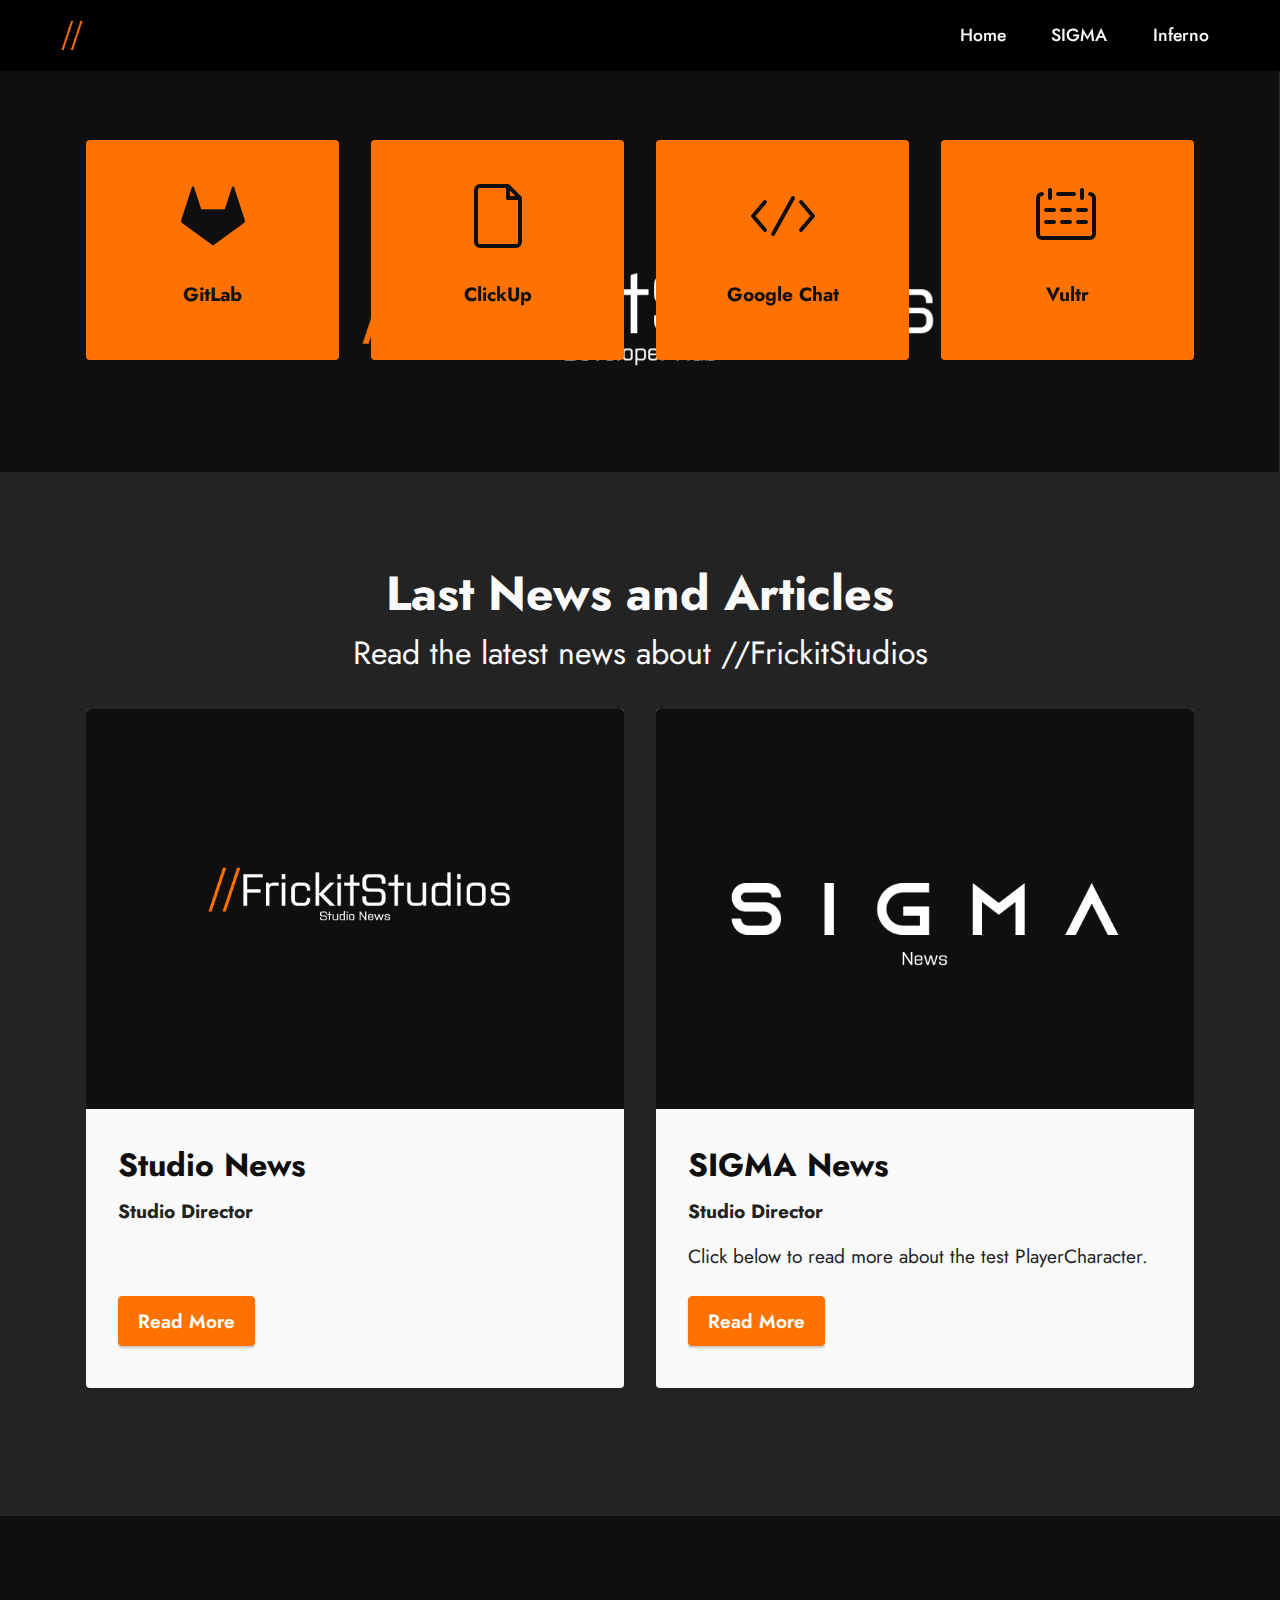
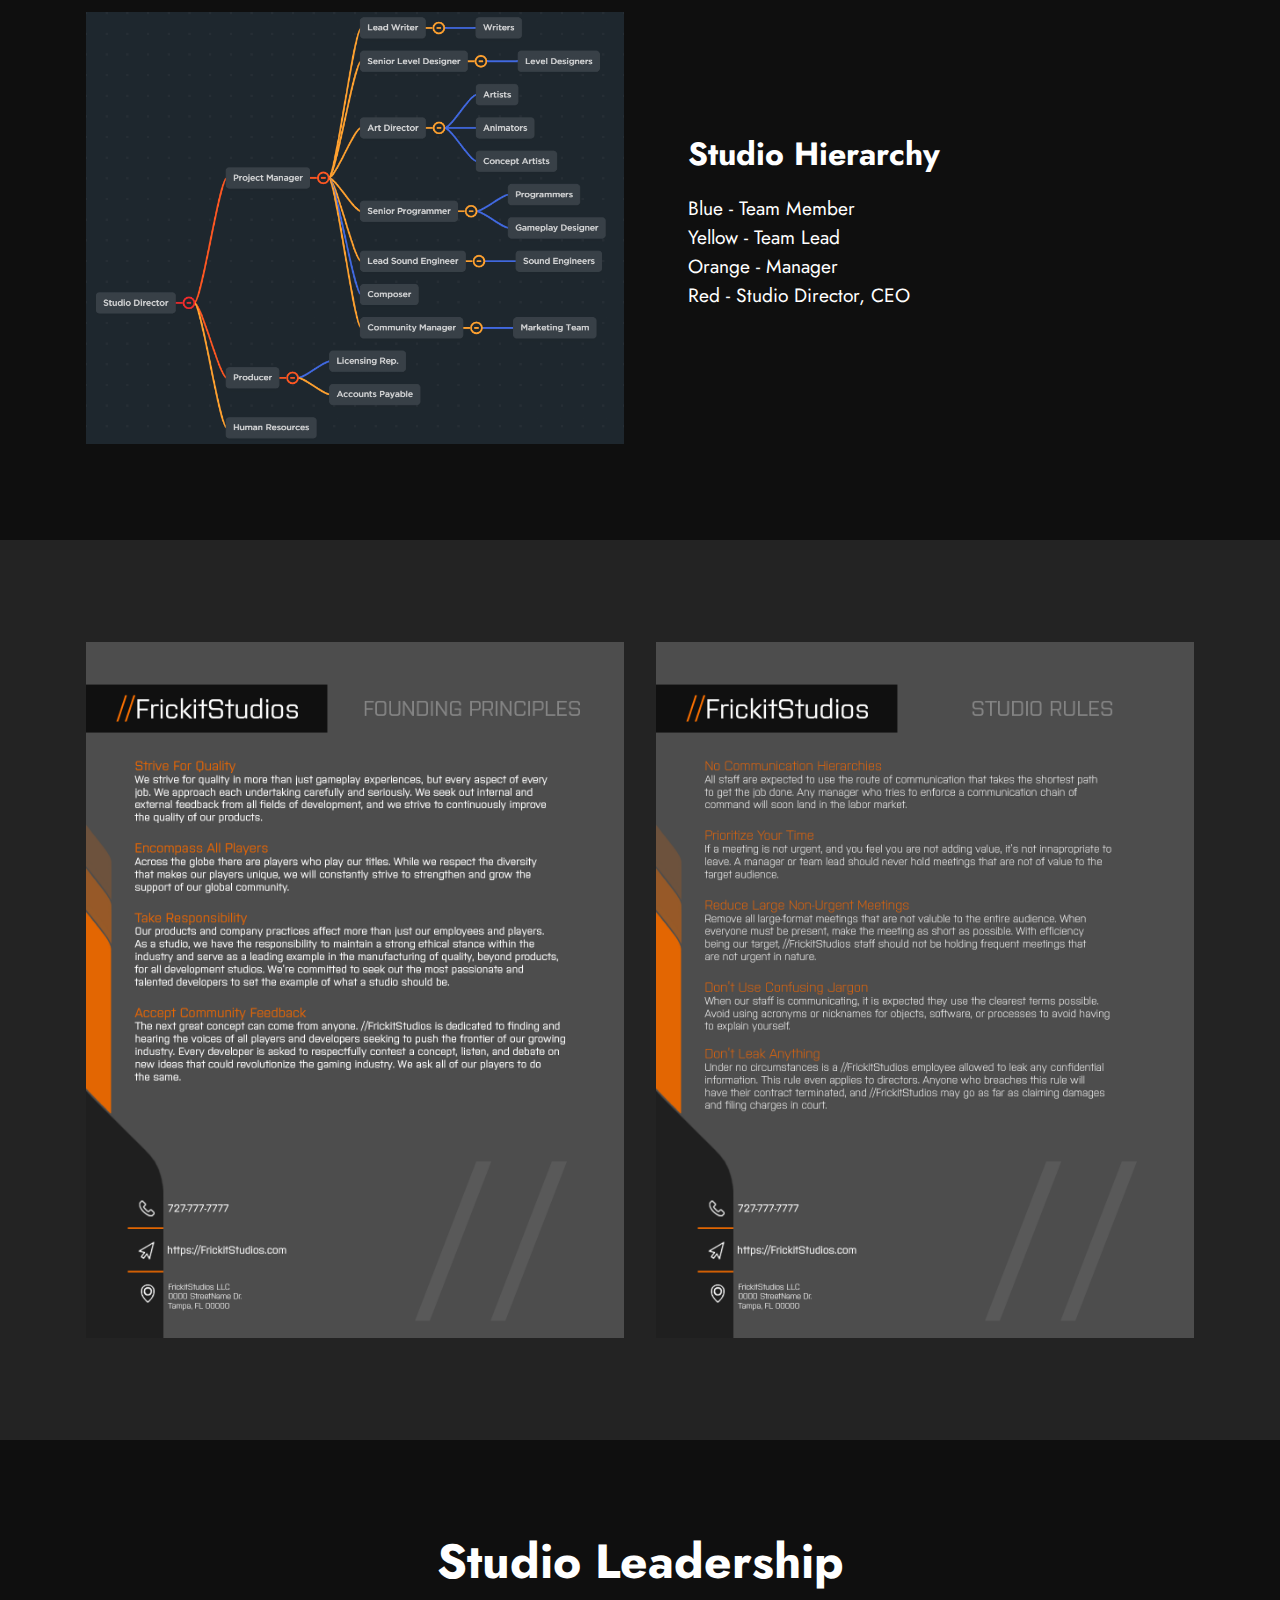
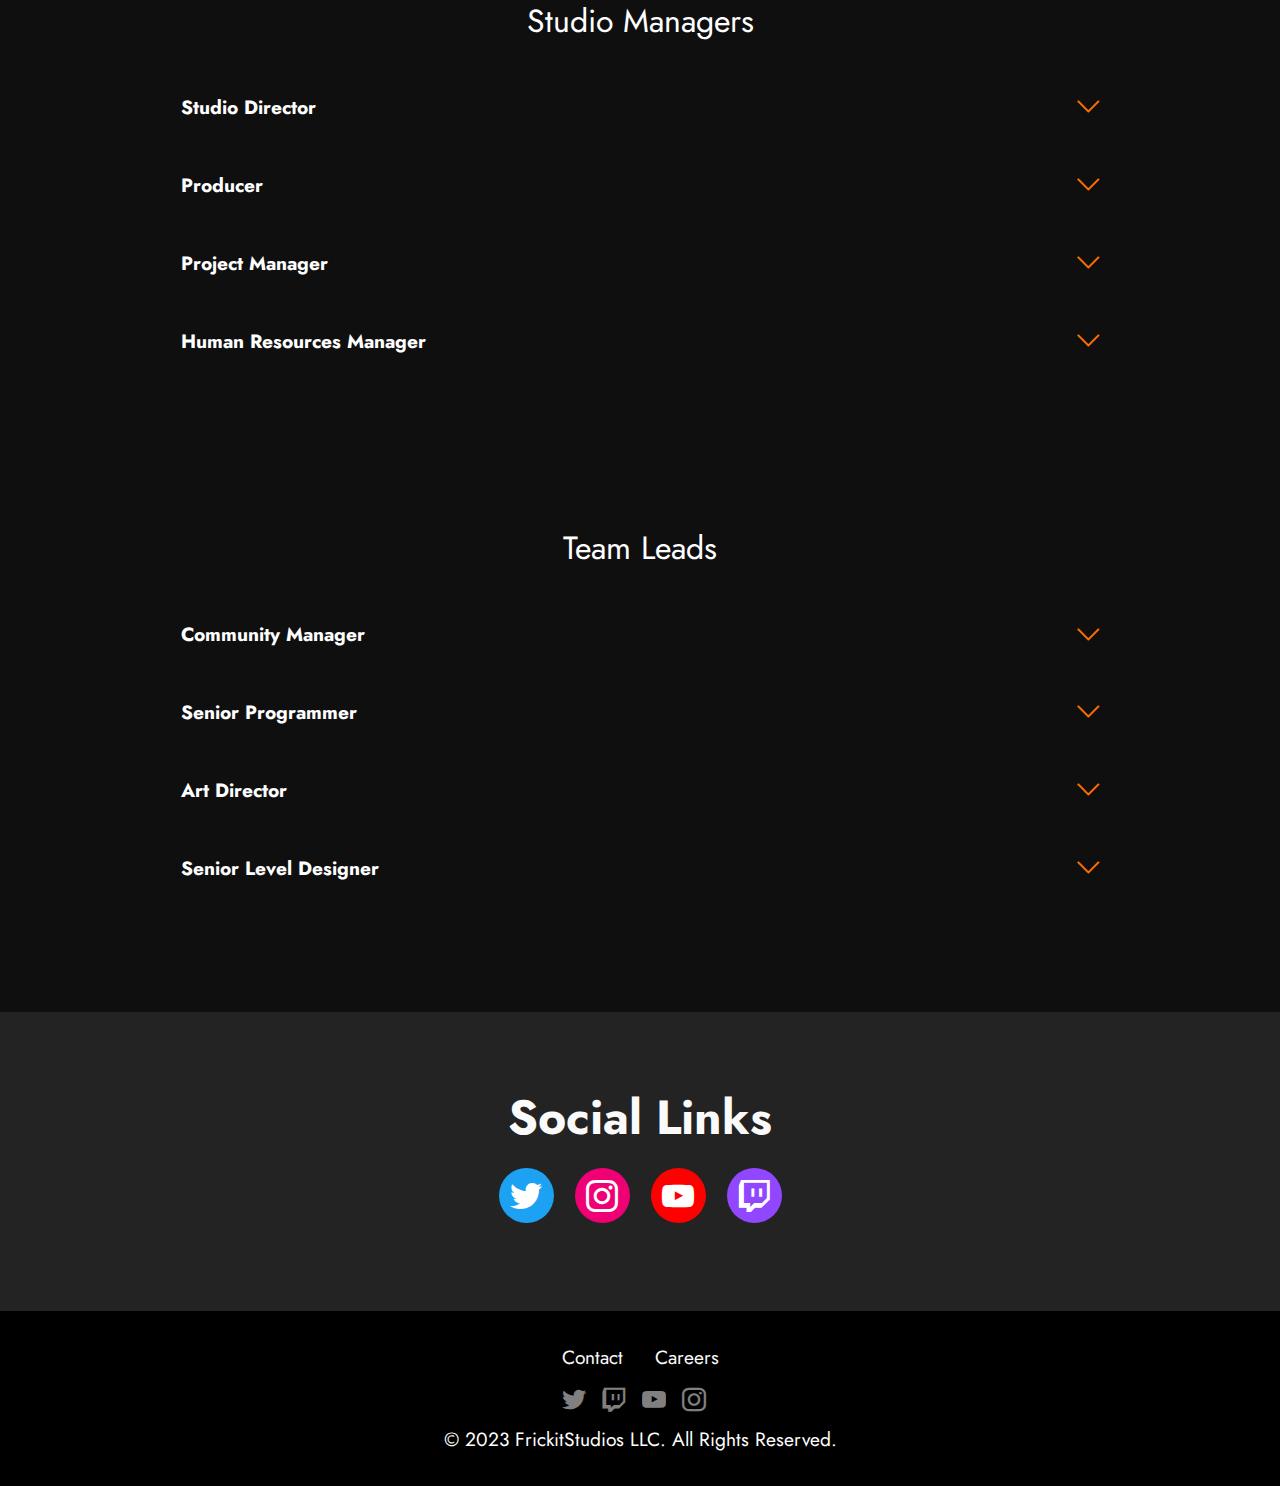
<file: index.html>
<!DOCTYPE html>
<html  >
<head>
  
  <meta charset="UTF-8">
  <meta http-equiv="X-UA-Compatible" content="IE=edge">
  
  <meta name="twitter:card" content="summary_large_image"/>
  <meta name="twitter:image:src" content="assets/images/index-meta.png">
  <meta property="og:image" content="assets/images/index-meta.png">
  <meta name="twitter:title" content="//FrickitStudios Developer Hub">
  <meta name="viewport" content="width=device-width, initial-scale=1, minimum-scale=1">
  <link rel="shortcut icon" href="assets/images/logo.png" type="image/x-icon">
  <meta name="description" content="A place for all developers to access links and information related to //FrickitStudios.">
  
  
  <title>//FrickitStudios Developer Hub</title>
  <link rel="stylesheet" href="assets/web/assets/mobirise-icons2/mobirise2.css">
  <link rel="stylesheet" href="assets/web/assets/mobirise-icons-bold/mobirise-icons-bold.css">
  <link rel="stylesheet" href="assets/web/assets/mobirise-icons/mobirise-icons.css">
  <link rel="stylesheet" href="assets/bootstrap/css/bootstrap.min.css">
  <link rel="stylesheet" href="assets/bootstrap/css/bootstrap-grid.min.css">
  <link rel="stylesheet" href="assets/bootstrap/css/bootstrap-reboot.min.css">
  <link rel="stylesheet" href="assets/parallax/jarallax.css">
  <link rel="stylesheet" href="assets/dropdown/css/style.css">
  <link rel="stylesheet" href="assets/socicon/css/styles.css">
  <link rel="stylesheet" href="assets/theme/css/style.css">
  <link rel="preload" href="https://fonts.googleapis.com/css?family=Jost:100,200,300,400,500,600,700,800,900,100i,200i,300i,400i,500i,600i,700i,800i,900i&display=swap" as="style" onload="this.onload=null;this.rel='stylesheet'">
  <noscript><link rel="stylesheet" href="https://fonts.googleapis.com/css?family=Jost:100,200,300,400,500,600,700,800,900,100i,200i,300i,400i,500i,600i,700i,800i,900i&display=swap"></noscript>
  <link rel="preload" as="style" href="assets/mobirise/css/mbr-additional.css"><link rel="stylesheet" href="assets/mobirise/css/mbr-additional.css" type="text/css">

  
  
  
</head>
<body>
  
  <section data-bs-version="5.1" class="menu menu1 cid-t5RPRD1a1Z" once="menu" id="menu1-0">
    

    <nav class="navbar navbar-dropdown navbar-fixed-top navbar-expand-lg">
        <div class="container-fluid">
            <div class="navbar-brand">
                <span class="navbar-logo">
                    <a href="#">
                        <img src="assets/images/logo.png" alt="" style="height: 3rem;">
                    </a>
                </span>
                
            </div>
            <button class="navbar-toggler" type="button" data-toggle="collapse" data-bs-toggle="collapse" data-target="#navbarSupportedContent" data-bs-target="#navbarSupportedContent" aria-controls="navbarNavAltMarkup" aria-expanded="false" aria-label="Toggle navigation">
                <div class="hamburger">
                    <span></span>
                    <span></span>
                    <span></span>
                    <span></span>
                </div>
            </button>
            <div class="collapse navbar-collapse" id="navbarSupportedContent">
                <ul class="navbar-nav nav-dropdown nav-right" data-app-modern-menu="true"><li class="nav-item"><a class="nav-link link text-white text-primary display-4" href="index.html">Home</a></li>
                    <li class="nav-item"><a class="nav-link link text-white text-primary display-4" href="Sigma.html">SIGMA</a></li>
                    <li class="nav-item"><a class="nav-link link text-white text-primary display-4" href="#">Inferno</a>
                    </li></ul>
                
                
            </div>
        </div>
    </nav>
</section>

<section data-bs-version="5.1" class="features1 cid-t6vZNYED3L mbr-parallax-background" id="features2-t">

    

    
    
    <div class="container">
        <div class="row justify-content-center">
            <div class="col-12 col-md-6 col-lg-3">
                <div class="card-wrapper">
                    <div class="card-box align-center">
                        <a href="http://gitlab.frickitstudios.com/" target="_blank"><span class="mbr-iconfont socicon-gitlab socicon" style="color: rgb(15, 15, 15); fill: rgb(15, 15, 15);"></span></a>
                        <h4 class="card-title align-center mbr-black mbr-fonts-style display-7">
                            <strong>GitLab</strong></h4>
                    </div>
                </div>
            </div>
            <div class="col-12 col-md-6 col-lg-3">
                <div class="card-wrapper">
                    <div class="card-box align-center">
                        <a href="https://clickup.com/" target="_blank"><span class="mbr-iconfont mbrib-new-file" style="color: rgb(15, 15, 15); fill: rgb(15, 15, 15);"></span></a>
                        <h4 class="card-title align-center mbr-black mbr-fonts-style display-7"><strong>ClickUp</strong><strong><br></strong></h4>
                    </div>
                </div>
            </div>
            <div class="col-12 col-md-6 col-lg-3">
                <div class="card-wrapper">
                    <div class="card-box align-center">
                        <a href="https://mail.google.com/chat" target="_blank"><span class="mbr-iconfont mbrib-code" style="color: rgb(15, 15, 15); fill: rgb(15, 15, 15);"></span></a>
                        <h4 class="card-title align-center mbr-black mbr-fonts-style display-7"><strong>Google Chat</strong></h4>
                    </div>
                </div>
            </div>
            <div class="col-12 col-md-6 col-lg-3">
                <div class="card-wrapper">
                    <div class="card-box align-center">
                        <a href="https://www.vultr.com/" target="_blank"><span class="mbr-iconfont mbrib-calendar" style="color: rgb(15, 15, 15); fill: rgb(15, 15, 15);"></span></a>
                        <h4 class="card-title align-center mbr-black mbr-fonts-style display-7">
                            <strong>Vultr</strong></h4>
                    </div>
                </div>
            </div>
        </div>
    </div>
</section>

<section data-bs-version="5.1" class="content1 cid-t6tyqAlxWA" id="content1-q">
    
    
    <div class="container">
        <div class="mbr-section-head">
            <h4 class="mbr-section-title mbr-fonts-style align-center mb-0 display-2"><strong>Last News and Articles</strong></h4>
            <h5 class="mbr-section-subtitle mbr-fonts-style align-center mb-0 mt-2 display-5">Read the latest news about //FrickitStudios</h5>
        </div>
        <div class="row mt-4">
            <div class="item features-image сol-12 col-md-6 col-lg-6">
                <div class="item-wrapper">
                    <div class="item-img">
                        <img src="assets/images/desktop-background.png" alt="" title="">
                    </div>
                    <div class="item-content">
                        <h5 class="item-title mbr-fonts-style display-5"><strong>Studio News</strong></h5>
                        <h6 class="item-subtitle mbr-fonts-style mt-1 display-7"><strong>Studio Director</strong></h6>
                        <p class="mbr-text mbr-fonts-style mt-3 display-7"></p>
                    </div>
                    <div class="mbr-section-btn item-footer mt-2"><a href="FSNews.html" class="btn btn-primary item-btn display-7">Read More</a></div>
                </div>
            </div>
            <div class="item features-image сol-12 col-md-6 col-lg-6">
                <div class="item-wrapper">
                    <div class="item-img">
                        <img src="assets/images/sigma-news.png" alt="" title="">
                    </div>
                    <div class="item-content">
                        <h5 class="item-title mbr-fonts-style display-5"><strong>SIGMA News</strong></h5>
                        <h6 class="item-subtitle mbr-fonts-style mt-1 display-7"><strong>Studio Director</strong></h6>
                        <p class="mbr-text mbr-fonts-style mt-3 display-7">Click below to read more about the test PlayerCharacter.<br></p>
                    </div>
                    <div class="mbr-section-btn item-footer mt-2"><a href="SNews.html" class="btn btn-primary item-btn display-7">Read More</a></div>
                </div>
            </div>


        </div>
    </div>
</section>

<section data-bs-version="5.1" class="image1 cid-t6BFPTeV39" id="image1-2f">
    

    
    

    <div class="container">
        <div class="row align-items-center">
            <div class="col-12 col-lg-6">
                <div class="image-wrapper">
                    <img src="assets/images/hierarchy.png" alt="">
                    
                </div>
            </div>
            <div class="col-12 col-lg">
                <div class="text-wrapper">
                    <h3 class="mbr-section-title mbr-fonts-style mb-3 display-5">
                        <strong>Studio Hierarchy</strong></h3>
                    <p class="mbr-text mbr-fonts-style display-7">
                        Blue - Team Member<br>Yellow - Team Lead<br>Orange - Manager<br>Red - Studio Director, CEO</p>
                </div>
            </div>
        </div>
    </div>
</section>

<section data-bs-version="5.1" class="image4 cid-t6ZFQ3WaFs mbr-fullscreen" id="image4-2m">
    

    
    

    <div class="container">
        <div class="row">
            <div class="col-12 col-lg-6">
                <div class="image-wrapper">
                    <img src="assets/images/rules.png" alt="">
                    
                </div>
            </div>
            <div class="col-12 col-lg-6">
                <div class="image-wrapper">
                    <img src="assets/images/founding-principles.png" alt="">
                    
                </div>
            </div>
        </div>
    </div>
</section>

<section data-bs-version="5.1" class="content16 cid-t6BGYGXsSX" id="content16-2h">

    

    
    
    <div class="container">
        <div class="row justify-content-center">
            <div class="col-12 col-md-10">
                <div class="mbr-section-head align-center mb-4">
                    <h3 class="mbr-section-title mb-0 mbr-fonts-style display-2">
                        <strong>Studio Leadership</strong></h3>
                    <h4 class="mbr-section-subtitle mb-0 mt-2 mbr-fonts-style display-5">
                       Studio Managers</h4>
                </div>
                <div id="bootstrap-accordion_5" class="panel-group accordionStyles accordion" role="tablist" aria-multiselectable="true">
                    <div class="card mb-3">
                        <div class="card-header" role="tab" id="headingOne">
                            <a role="button" class="panel-title collapsed" data-toggle="collapse" data-bs-toggle="collapse" data-core="" href="#collapse1_5" aria-expanded="false" aria-controls="collapse1">
                                <h6 class="panel-title-edit mbr-fonts-style mb-0 display-7"><strong>Studio Director</strong></h6>
                                <span class="sign mbr-iconfont mbri-arrow-down"></span>
                            </a>
                        </div>
                        <div id="collapse1_5" class="panel-collapse noScroll collapse" role="tabpanel" aria-labelledby="headingOne" data-parent="#accordion" data-bs-parent="#bootstrap-accordion_5">
                            <div class="panel-body">
                                <p class="mbr-fonts-style panel-text display-4">Oversees all aspects of //FrickitStudios and the creative development processes. The Studio Director handles all administrative developments and issues as well as overseeing the Producer and Project Managers.</p>
                            </div>
                        </div>
                    </div>
                    <div class="card mb-3">
                        <div class="card-header" role="tab" id="headingOne">
                            <a role="button" class="panel-title collapsed" data-toggle="collapse" data-bs-toggle="collapse" data-core="" href="#collapse2_5" aria-expanded="false" aria-controls="collapse2">
                                <h6 class="panel-title-edit mbr-fonts-style mb-0 display-7"><strong>Producer</strong></h6>
                                <span class="sign mbr-iconfont mbri-arrow-down"></span>
                            </a>
                        </div>
                        <div id="collapse2_5" class="panel-collapse noScroll collapse" role="tabpanel" aria-labelledby="headingOne" data-parent="#accordion" data-bs-parent="#bootstrap-accordion_5">
                            <div class="panel-body">
                                <p class="mbr-fonts-style panel-text display-4">Our Producer is responsible for overseeing the financial and legal aspects that keep our studio running smoothly. They handle everything from communicating complex financial details to managing legal obligations with precision. With a keen eye for detail, they ensure our internal financials, budgets, and tax compliance records are accurate and up-to-date. In project management meetings, they align priorities and streamline development, ensuring our projects stay on track. Their expertise, innovative mindset, and effective communication are invaluable assets, ensuring our studio's financial and legal foundations are robust, allowing us to focus on creating exceptional projects for our audience.</p>
                            </div>
                        </div>
                    </div>
                    <div class="card mb-3">
                        <div class="card-header" role="tab" id="headingOne">
                            <a role="button" class="panel-title collapsed" data-toggle="collapse" data-bs-toggle="collapse" data-core="" href="#collapse3_5" aria-expanded="false" aria-controls="collapse3">
                                <h6 class="panel-title-edit mbr-fonts-style mb-0 display-7"><strong>Project Manager</strong></h6>
                                <span class="sign mbr-iconfont mbri-arrow-down"></span>
                            </a>
                        </div>
                        <div id="collapse3_5" class="panel-collapse noScroll collapse" role="tabpanel" aria-labelledby="headingOne" data-parent="#accordion" data-bs-parent="#bootstrap-accordion_5">
                            <div class="panel-body">
                                <p class="mbr-fonts-style panel-text display-4">This team member navigates the complexities of game development, ensuring that every element aligns seamlessly, from initial idea to the final product. They manage the entire project lifecycle, they orchestrate the development team, sprints, and planning, ensuring every aspect aligns with our vision. Their ability to balance short-term needs with long-term goals is what sets them apart. Project Managers keep everyone on the same page by communicating timelines and budgets effectively with other directors and serve as the linchpin, clearing interdepartmental dependencies and ensuring our pipelines flow seamlessly.</p>
                            </div>
                        </div>
                    </div>
                    <div class="card mb-3">
                        <div class="card-header" role="tab" id="headingOne">
                            <a role="button" class="panel-title collapsed" data-toggle="collapse" data-bs-toggle="collapse" data-core="" href="#collapse4_5" aria-expanded="false" aria-controls="collapse4">
                                <h6 class="panel-title-edit mbr-fonts-style mb-0 display-7"><strong>Human Resources Manager</strong></h6>
                                <span class="sign mbr-iconfont mbri-arrow-down"></span>
                            </a>
                        </div>
                        <div id="collapse4_5" class="panel-collapse noScroll collapse" role="tabpanel" aria-labelledby="headingOne" data-parent="#accordion" data-bs-parent="#bootstrap-accordion_5">
                            <div class="panel-body">
                                <p class="mbr-fonts-style panel-text display-4">Our Human Resources Manager is the backbone of our team, ensuring the well-being and cohesion of our workforce. They actively contribute to our success by providing expert guidance on policies and procedures and actively participating in the recruitment process. With an eye for talent, they craft job descriptions, manage hiring processes, and oversee effective onboarding plans, ensuring our team is nurtured and well-prepared. Their expertise extends to developing training programs and assisting in performance management, addressing disciplinary and grievance matters. Moreover, they maintain meticulous records, ensuring legal compliance and fostering a positive workplace environment.<br>
<br>
<br>
<br></p>
                            </div>
                        </div>
                    </div>
                    
                    
                </div>
            </div>
        </div>
    </div>
</section>

<section data-bs-version="5.1" class="content16 cid-t6BIsDI3XR" id="content16-2i">

    

    
    
    <div class="container">
        <div class="row justify-content-center">
            <div class="col-12 col-md-10">
                <div class="mbr-section-head align-center mb-4">
                    
                    <h4 class="mbr-section-subtitle mb-0 mt-2 mbr-fonts-style display-5">
                       Team Leads</h4>
                </div>
                <div id="bootstrap-accordion_6" class="panel-group accordionStyles accordion" role="tablist" aria-multiselectable="true">
                    <div class="card mb-3">
                        <div class="card-header" role="tab" id="headingOne">
                            <a role="button" class="panel-title collapsed" data-toggle="collapse" data-bs-toggle="collapse" data-core="" href="#collapse1_6" aria-expanded="false" aria-controls="collapse1">
                                <h6 class="panel-title-edit mbr-fonts-style mb-0 display-7"><strong>Community Manager</strong></h6>
                                <span class="sign mbr-iconfont mbri-arrow-down"></span>
                            </a>
                        </div>
                        <div id="collapse1_6" class="panel-collapse noScroll collapse" role="tabpanel" aria-labelledby="headingOne" data-parent="#accordion" data-bs-parent="#bootstrap-accordion_6">
                            <div class="panel-body">
                                <p class="mbr-fonts-style panel-text display-4">Creates marketing materials, interacts with the community, and is the liaison between a game and its audience.</p>
                            </div>
                        </div>
                    </div>
                    <div class="card mb-3">
                        <div class="card-header" role="tab" id="headingOne">
                            <a role="button" class="panel-title collapsed" data-toggle="collapse" data-bs-toggle="collapse" data-core="" href="#collapse2_6" aria-expanded="false" aria-controls="collapse2">
                                <h6 class="panel-title-edit mbr-fonts-style mb-0 display-7"><strong>Senior Programmer</strong></h6>
                                <span class="sign mbr-iconfont mbri-arrow-down"></span>
                            </a>
                        </div>
                        <div id="collapse2_6" class="panel-collapse noScroll collapse" role="tabpanel" aria-labelledby="headingOne" data-parent="#accordion" data-bs-parent="#bootstrap-accordion_6">
                            <div class="panel-body">
                                <p class="mbr-fonts-style panel-text display-4">Our Senior Programmer is the architect of our gaming experiences, shaping the digital worlds that captivate players. Their responsibilities are multifaceted, ranging from managing department workflows to coding intricate game systems and mechanics. With exceptional coding prowess in C++, Blueprint, and other languages, they meet departmental deadlines and project goals, ensuring our games are not just functional, but exceptional. Their expertise extends to networking, multiplayer systems, and asynchronous code, allowing them to craft seamless online gaming experiences. They oversee versioning, patch notes, and manage server software creation, ensuring our games are always optimized and up-to-date.</p>
                            </div>
                        </div>
                    </div>
                    <div class="card mb-3">
                        <div class="card-header" role="tab" id="headingOne">
                            <a role="button" class="panel-title collapsed" data-toggle="collapse" data-bs-toggle="collapse" data-core="" href="#collapse3_6" aria-expanded="false" aria-controls="collapse3">
                                <h6 class="panel-title-edit mbr-fonts-style mb-0 display-7"><strong>Art Director</strong></h6>
                                <span class="sign mbr-iconfont mbri-arrow-down"></span>
                            </a>
                        </div>
                        <div id="collapse3_6" class="panel-collapse noScroll collapse" role="tabpanel" aria-labelledby="headingOne" data-parent="#accordion" data-bs-parent="#bootstrap-accordion_6">
                            <div class="panel-body">
                                <p class="mbr-fonts-style panel-text display-4">Our Art Director is the creative visionary shaping the visual essence of our projects. They collaborate closely with artists, designers, and developers, ensuring our artistic endeavors align with our overarching goals. From managing department workflows and deadlines to reviewing intricate art assets, their expertise ensures our projects are not just exceptional but extraordinary. Proficient in high-poly 3D modeling, Maya, and Unreal Engine, they craft immersive digital worlds, incorporating modern city architecture and optimizing level performance. Their role is not just about creating art; it's about managing the creative process, fostering collaboration, and ensuring our projects come to life in the most captivating and visually stunning ways possible. With their guidance, our creative endeavors reach new heights, captivating our audience and immersing them in unforgettable gaming experiences.</p>
                            </div>
                        </div>
                    </div>
                    <div class="card mb-3">
                        <div class="card-header" role="tab" id="headingOne">
                            <a role="button" class="panel-title collapsed" data-toggle="collapse" data-bs-toggle="collapse" data-core="" href="#collapse4_6" aria-expanded="false" aria-controls="collapse4">
                                <h6 class="panel-title-edit mbr-fonts-style mb-0 display-7"><strong>Senior Level Designer</strong></h6>
                                <span class="sign mbr-iconfont mbri-arrow-down"></span>
                            </a>
                        </div>
                        <div id="collapse4_6" class="panel-collapse noScroll collapse" role="tabpanel" aria-labelledby="headingOne" data-parent="#accordion" data-bs-parent="#bootstrap-accordion_6">
                            <div class="panel-body">
                                <p class="mbr-fonts-style panel-text display-4">
                                    Our Senior Level Designer is the mastermind behind the immersive worlds you explore. They collaborate seamlessly with artists, designers, and developers, ensuring every aspect of our game environments resonates with creativity and depth. Their responsibilities extend from managing department workflows and deadlines to meticulously reviewing submitted level design work, ensuring our projects exceed expectations. With a keen sense of space and composition, coupled with knowledge of Blueprint and Unreal Engine 5, they craft intricate, interactive game spaces that captivate players. Experienced in level design, modern American city architecture, and optimizing level performance, they bring our game environments to life. Their expertise extends to programming interactive objects, fostering collaborative teamwork, and contributing significantly to our game development endeavors.</p>
                            </div>
                        </div>
                    </div>
                    
                    
                </div>
            </div>
        </div>
    </div>
</section>

<section data-bs-version="5.1" class="share3 cid-t6tBf96hYH" id="share3-s">
    
     
    
    
    

    <div class="container">
        <div class="media-container-row">
            <div class="col-12">
                <h3 class="mbr-section-title align-center mb-3 mbr-fonts-style display-2"><strong>Social Links</strong></h3>
                <div class="social-list align-center">
                   
                    
                        <a class="iconfont-wrapper bg-twitter m-2" href="https://twitter.com/frickitstudios" target="_blank">
                            <span class="socicon-twitter socicon"></span>
                        </a>
                        <a class="iconfont-wrapper bg-instagram m-2" href="https://www.instagram.com/frickitstudios/" target="_blank">
                            <span class="socicon-instagram socicon"></span>
                        </a>
                        
                        
                        
                        
                        
                        
                        <a class="iconfont-wrapper bg-youtube m-2" href="https://www.google.com/" target="_blank">
                            <span class="socicon-youtube socicon"></span>
                        </a>
                        <a class="iconfont-wrapper bg-twitch m-2" href="https://www.twitch.tv/frickitstudios" target="_blank">
                            <span class="socicon-twitch socicon"></span>
                        </a>
                </div>
            </div>
        </div>
    </div>
</section>

<section data-bs-version="5.1" class="footer3 cid-t6k5vQkXG0" once="footers" id="footer3-b">

    

    

    <div class="container">
        <div class="media-container-row align-center mbr-white">
            <div class="row row-links">
                <ul class="foot-menu">
                    
                    
                    
                    
                    
                <li class="foot-menu-item mbr-fonts-style display-7"><a href="#" class="text-white">Contact</a></li><li class="foot-menu-item mbr-fonts-style display-7"><a href="#" class="text-white">Careers</a></li></ul>
            </div>
            <div class="row social-row">
                <div class="social-list align-right pb-2">
                    
                    
                    
                    
                    
                    
                <div class="soc-item">
                        <a href="https://twitter.com/FrickitStudios" target="_blank">
                            <span class="mbr-iconfont mbr-iconfont-social socicon-twitter socicon"></span>
                        </a>
                    </div><div class="soc-item">
                        <a href="https://www.facebook.com/pages/Mobirise/1616226671953247" target="_blank">
                            <span class="mbr-iconfont mbr-iconfont-social socicon-twitch socicon"></span>
                        </a>
                    </div><div class="soc-item">
                        <a href="https://www.youtube.com/c/mobirise" target="_blank">
                            <span class="socicon-youtube socicon mbr-iconfont mbr-iconfont-social"></span>
                        </a>
                    </div><div class="soc-item">
                        <a href="https://instagram.com/mobirise" target="_blank">
                            <span class="socicon-instagram socicon mbr-iconfont mbr-iconfont-social"></span>
                        </a>
                    </div></div>
            </div>
            <div class="row row-copirayt">
                <p class="mbr-text mb-0 mbr-fonts-style mbr-white align-center display-7">
                    © 2023 FrickitStudios LLC. All Rights Reserved.
                </p>
            </div>
        </div>
    </div>
</section>


<script src="assets/bootstrap/js/bootstrap.bundle.min.js"></script>
  <script src="assets/parallax/jarallax.js"></script>
  <script src="assets/smoothscroll/smooth-scroll.js"></script>
  <script src="assets/ytplayer/index.js"></script>
  <script src="assets/dropdown/js/navbar-dropdown.js"></script>
  <script src="assets/mbr-switch-arrow/mbr-switch-arrow.js"></script>
  <script src="assets/theme/js/script.js"></script>
  
  
  
</body>
</html>
</file>
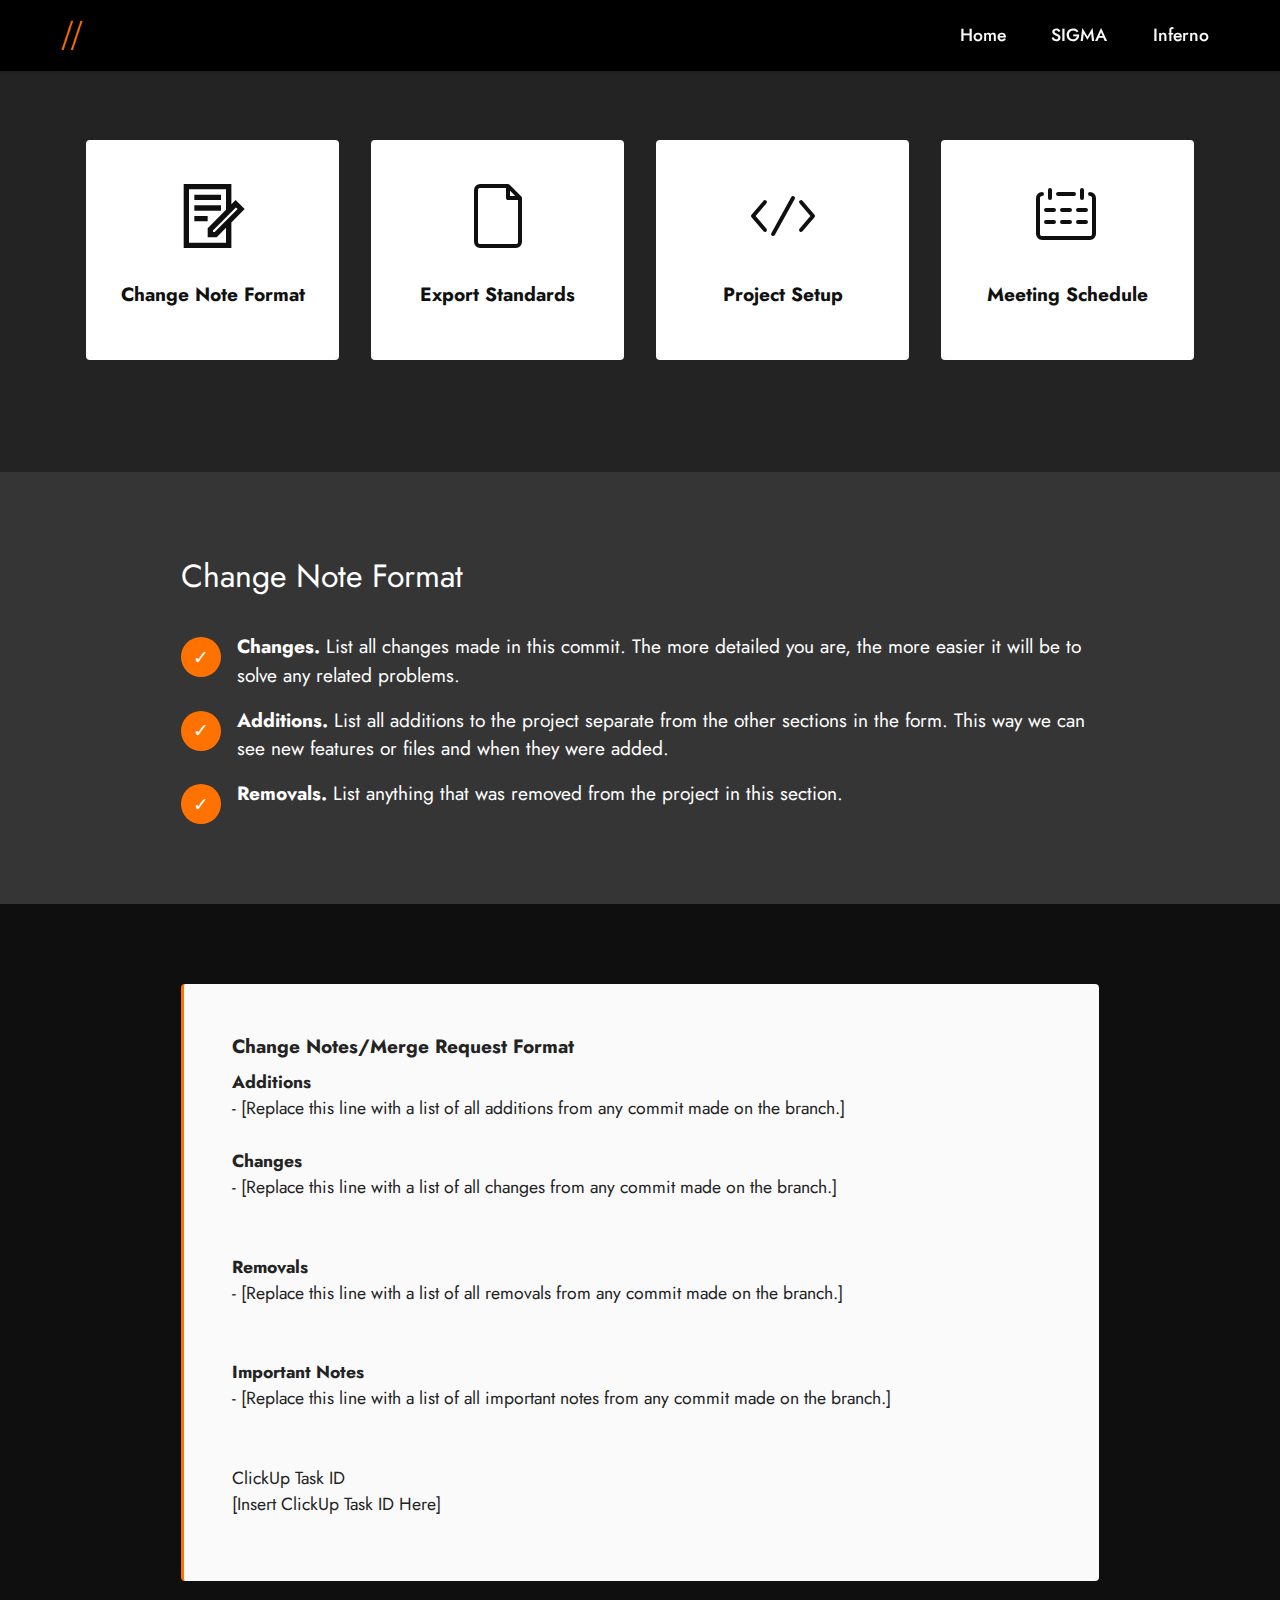
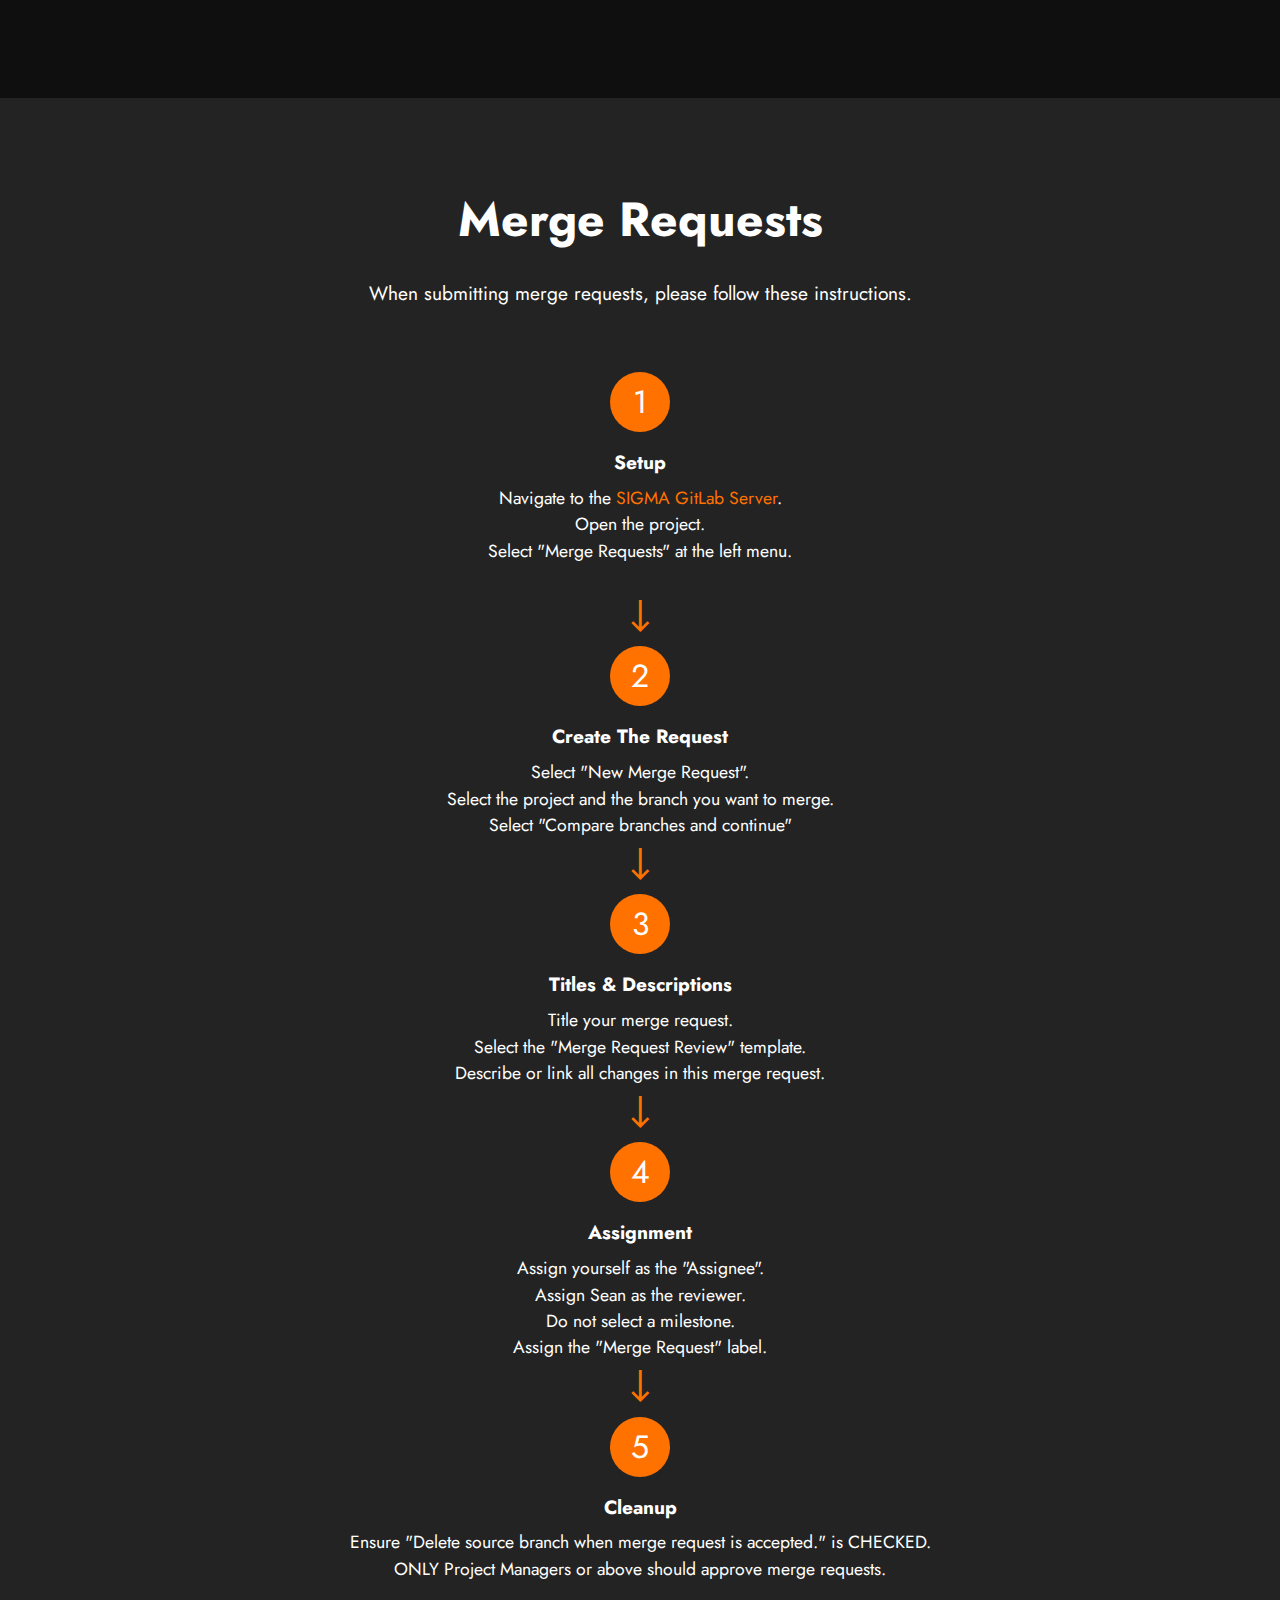
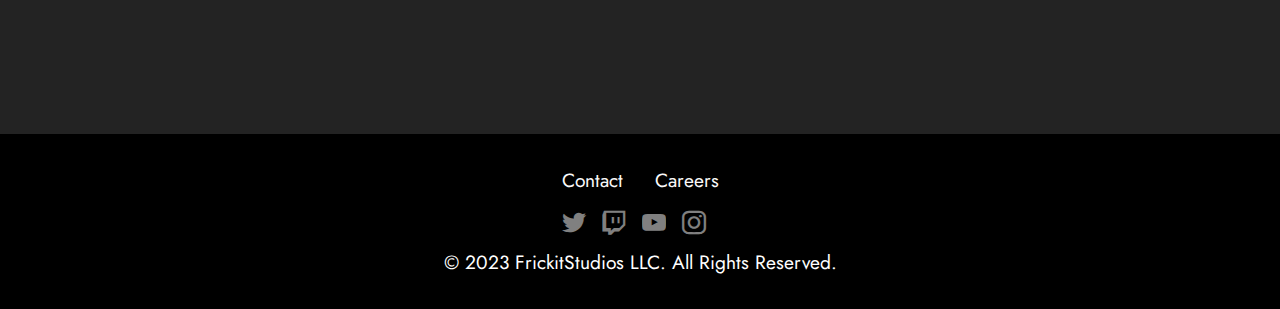
<file: Change.html>
<!DOCTYPE html>
<html  >
<head>
  
  <meta charset="UTF-8">
  <meta http-equiv="X-UA-Compatible" content="IE=edge">
  
  <meta name="twitter:card" content="summary_large_image"/>
  <meta name="twitter:image:src" content="assets/images/Change-meta.png">
  <meta property="og:image" content="assets/images/Change-meta.png">
  <meta name="twitter:title" content="Change Note Format">
  <meta name="viewport" content="width=device-width, initial-scale=1, minimum-scale=1">
  <link rel="shortcut icon" href="assets/images/logo.png" type="image/x-icon">
  <meta name="description" content="How to format change notes and merge requests on asset submission.">
  
  
  <title>Change Note Format</title>
  <link rel="stylesheet" href="assets/web/assets/mobirise-icons2/mobirise2.css">
  <link rel="stylesheet" href="assets/web/assets/mobirise-icons-bold/mobirise-icons-bold.css">
  <link rel="stylesheet" href="assets/bootstrap/css/bootstrap.min.css">
  <link rel="stylesheet" href="assets/bootstrap/css/bootstrap-grid.min.css">
  <link rel="stylesheet" href="assets/bootstrap/css/bootstrap-reboot.min.css">
  <link rel="stylesheet" href="assets/dropdown/css/style.css">
  <link rel="stylesheet" href="assets/socicon/css/styles.css">
  <link rel="stylesheet" href="assets/theme/css/style.css">
  <link rel="preload" href="https://fonts.googleapis.com/css?family=Jost:100,200,300,400,500,600,700,800,900,100i,200i,300i,400i,500i,600i,700i,800i,900i&display=swap" as="style" onload="this.onload=null;this.rel='stylesheet'">
  <noscript><link rel="stylesheet" href="https://fonts.googleapis.com/css?family=Jost:100,200,300,400,500,600,700,800,900,100i,200i,300i,400i,500i,600i,700i,800i,900i&display=swap"></noscript>
  <link rel="preload" as="style" href="assets/mobirise/css/mbr-additional.css"><link rel="stylesheet" href="assets/mobirise/css/mbr-additional.css" type="text/css">

  
  
  
</head>
<body>
  
  <section data-bs-version="5.1" class="menu menu1 cid-tkrdUHHfXL" once="menu" id="menu1-2u">
    

    <nav class="navbar navbar-dropdown navbar-fixed-top navbar-expand-lg">
        <div class="container-fluid">
            <div class="navbar-brand">
                <span class="navbar-logo">
                    <a href="#">
                        <img src="assets/images/logo.png" alt="" style="height: 3rem;">
                    </a>
                </span>
                
            </div>
            <button class="navbar-toggler" type="button" data-toggle="collapse" data-bs-toggle="collapse" data-target="#navbarSupportedContent" data-bs-target="#navbarSupportedContent" aria-controls="navbarNavAltMarkup" aria-expanded="false" aria-label="Toggle navigation">
                <div class="hamburger">
                    <span></span>
                    <span></span>
                    <span></span>
                    <span></span>
                </div>
            </button>
            <div class="collapse navbar-collapse" id="navbarSupportedContent">
                <ul class="navbar-nav nav-dropdown nav-right" data-app-modern-menu="true"><li class="nav-item"><a class="nav-link link text-white text-primary display-4" href="index.html">Home</a></li>
                    <li class="nav-item"><a class="nav-link link text-white text-primary display-4" href="Sigma.html">SIGMA</a></li>
                    <li class="nav-item"><a class="nav-link link text-white text-primary display-4" href="#">Inferno</a>
                    </li></ul>
                
                
            </div>
        </div>
    </nav>
</section>

<section data-bs-version="5.1" class="features1 cid-tkrdUI4i1d" id="features2-2v">

    

    
    
    <div class="container">
        <div class="row justify-content-center">
            <div class="col-12 col-md-6 col-lg-3">
                <div class="card-wrapper">
                    <div class="card-box align-center">
                        <a href="Change.html"><span class="mbr-iconfont mobi-mbri-contact-form mobi-mbri" style="color: rgb(15, 15, 15); fill: rgb(15, 15, 15);"></span></a>
                        <h4 class="card-title align-center mbr-black mbr-fonts-style display-7">
                            <strong>Change Note Format</strong></h4>
                    </div>
                </div>
            </div>
            <div class="col-12 col-md-6 col-lg-3">
                <div class="card-wrapper">
                    <div class="card-box align-center">
                        <a href="SExport.html"><span class="mbr-iconfont mbrib-new-file" style="color: rgb(15, 15, 15); fill: rgb(15, 15, 15);"></span></a>
                        <h4 class="card-title align-center mbr-black mbr-fonts-style display-7">
                            <strong>Export Standards</strong></h4>
                    </div>
                </div>
            </div>
            <div class="col-12 col-md-6 col-lg-3">
                <div class="card-wrapper">
                    <div class="card-box align-center">
                        <a href="SSetup.html"><span class="mbr-iconfont mbrib-code" style="color: rgb(15, 15, 15); fill: rgb(15, 15, 15);"></span></a>
                        <h4 class="card-title align-center mbr-black mbr-fonts-style display-7"><strong>Project Setup</strong></h4>
                    </div>
                </div>
            </div>
            <div class="col-12 col-md-6 col-lg-3">
                <div class="card-wrapper">
                    <div class="card-box align-center">
                        <span class="mbr-iconfont mbrib-calendar" style="color: rgb(15, 15, 15); fill: rgb(15, 15, 15);"></span>
                        <h4 class="card-title align-center mbr-black mbr-fonts-style display-7">
                            <strong>Meeting Schedule</strong></h4>
                    </div>
                </div>
            </div>
        </div>
    </div>
</section>

<section data-bs-version="5.1" class="content8 cid-tULHMh6duI" id="content8-33">
    
    <div class="container">
        <div class="row justify-content-center">
            <div class="counter-container col-md-12 col-lg-10">
                <h4 class="mbr-section-title mbr-fonts-style mb-4 display-5">
                    Change Note Format</h4>
                <div class="mbr-text mbr-fonts-style display-7">
                    <ul>
                        <li><strong>Changes.&nbsp;</strong>List all changes made in this commit. The more detailed you are, the more easier it will be to solve any related problems.</li>
                        <li><strong>Additions.&nbsp;</strong>List all additions to the project separate&nbsp;from the other sections in the form. This way we can see new features or files and when they were added.</li>
                        <li><strong>Removals.&nbsp;</strong>List anything that was removed from the project in this section.</li></ul><ul>
                    </ul>
                </div>
            </div>
        </div>
    </div>
</section>

<section data-bs-version="5.1" class="content7 cid-tkrff8UCmx" id="content7-31">
    
    <div class="container">
        <div class="row justify-content-center">
            <div class="col-12 col-md-10">
                <blockquote>
                <h5 class="mbr-section-title mbr-fonts-style mb-2 display-7"><strong>Change Notes/Merge Request Format</strong></h5>
                <p class="mbr-text mbr-fonts-style display-4"><strong>Additions
</strong><br>- [Replace this line with a list of all additions from any commit made on the branch.]
<br>
<br><strong>Changes
</strong><br>- [Replace this line with a list of all changes from any commit made on the branch.]
<br>
<br>
<br><strong>Removals
</strong><br>- [Replace this line with a list of all removals from any commit made on the branch.]
<br>
<br>
<br><strong>Important Notes
</strong><br>- [Replace this line with a list of all important notes from any commit made on the branch.]
<br>
<br>
<br>ClickUp Task ID
<br>[Insert ClickUp Task ID Here]</p></blockquote>
            </div>
        </div>
    </div>
</section>

<section data-bs-version="5.1" class="features20 cid-tULHRimy29" id="features21-34">

    

    
    
    <div class="container">
        <div class="row justify-content-center">
            <div class="col-md-12 col-lg-9">
                <div class="card-wrapper mb-4">
                    <div class="card-box align-center">
                        <h4 class="card-title mbr-fonts-style mb-4 display-2">
                            <strong>Merge Requests</strong></h4>
                        <p class="mbr-text mbr-fonts-style mb-4 display-7">
                            When submitting merge requests, please follow these instructions.</p>
                        
                    </div>
                </div>
            </div>
            <div class="col-12 col-md-8">
                <div class="item mbr-flex">
                    <div class="icon-wrap w-100">
                        <div class="icon-box">
                            <span class="step-number mbr-fonts-style display-5">1</span>
                        </div>
                    </div>
                    <div class="text-box">
                        <h4 class="icon-title card-title mbr-black mbr-fonts-style display-7">
                            <strong>Setup</strong></h4>
                        <h5 class="icon-text mbr-black mbr-fonts-style display-4">Navigate to the <a href="https://gitlab.frickitstudios.com/sigma/sigma-game" class="text-primary" target="_blank">SIGMA GitLab Server</a>.<br>Open the project.<br>Select "Merge Requests" at the left menu.<a href="http://frickitstudios.ddns.net/" class="text-primary" target="_blank"><br></a><a href="http://frickitstudios.ddns.net/" class="text-primary" target="_blank"><br></a></h5>
                    </div>
                </div>
                <div class="item mbr-flex">
                    <div class="icon-wrap w-100">
                        <div class="icon-box">
                            <span class="step-number mbr-fonts-style display-5">2</span>
                        </div>
                    </div>
                    <div class="text-box">
                        <h4 class="icon-title card-title mbr-black mbr-fonts-style display-7"><strong>Create The Request</strong></h4>
                        <h5 class="icon-text mbr-black mbr-fonts-style display-4">Select "New Merge Request".<br>Select the project and the branch you want to merge.<br>Select "Compare branches and continue"</h5>
                    </div>
                </div>
                <div class="item mbr-flex">
                    <div class="icon-wrap w-100">
                        <div class="icon-box">
                            <span class="step-number mbr-fonts-style display-5">3</span>
                        </div>
                    </div>
                    <div class="text-box">
                        <h4 class="icon-title card-title mbr-black mbr-fonts-style display-7">
                            <strong>Titles &amp; Descriptions</strong></h4>
                        <h5 class="icon-text mbr-black mbr-fonts-style display-4">Title your merge request.<br>Select the "Merge Request Review" template.<br>Describe or link all changes in this merge request.</h5>
                    </div>
                </div>
                <div class="item mbr-flex">
                    <div class="icon-wrap w-100">
                        <div class="icon-box">
                            <span class="step-number mbr-fonts-style display-5">4</span>
                        </div>
                    </div>
                    <div class="text-box">
                        <h4 class="icon-title card-title mbr-black mbr-fonts-style display-7">
                            <strong>Assignment</strong></h4>
                        <h5 class="icon-text mbr-black mbr-fonts-style display-4">Assign yourself as the "Assignee".<br>Assign Sean as the reviewer.<br>Do not select a milestone.<br>Assign the "Merge Request" label.</h5>
                    </div>
                </div>
                <div class="item mbr-flex last">
                    <div class="icon-wrap w-100">
                        <div class="icon-box">
                            <span class="step-number mbr-fonts-style display-5">5</span>
                        </div>
                    </div>
                    <div class="text-box">
                        <h4 class="icon-title card-title mbr-black mbr-fonts-style display-7">
                            <strong>Cleanup</strong></h4>
                        <h5 class="icon-text mbr-black mbr-fonts-style display-4">Ensure "Delete source branch when merge request is accepted." is CHECKED.<br>ONLY Project Managers or above should approve merge requests.</h5>
                    </div>
                </div>
                
                
                
                
                
            </div>
        </div>
    </div>
</section>

<section data-bs-version="5.1" class="footer3 cid-tkrdUIA5Qf" once="footers" id="footer3-2x">

    

    

    <div class="container">
        <div class="media-container-row align-center mbr-white">
            <div class="row row-links">
                <ul class="foot-menu">
                    
                    
                    
                    
                    
                <li class="foot-menu-item mbr-fonts-style display-7"><a href="#" class="text-white">Contact</a></li><li class="foot-menu-item mbr-fonts-style display-7"><a href="#" class="text-white">Careers</a></li></ul>
            </div>
            <div class="row social-row">
                <div class="social-list align-right pb-2">
                    
                    
                    
                    
                    
                    
                <div class="soc-item">
                        <a href="https://twitter.com/FrickitStudios" target="_blank">
                            <span class="mbr-iconfont mbr-iconfont-social socicon-twitter socicon"></span>
                        </a>
                    </div><div class="soc-item">
                        <a href="https://www.facebook.com/pages/Mobirise/1616226671953247" target="_blank">
                            <span class="mbr-iconfont mbr-iconfont-social socicon-twitch socicon"></span>
                        </a>
                    </div><div class="soc-item">
                        <a href="https://www.youtube.com/c/mobirise" target="_blank">
                            <span class="socicon-youtube socicon mbr-iconfont mbr-iconfont-social"></span>
                        </a>
                    </div><div class="soc-item">
                        <a href="https://instagram.com/mobirise" target="_blank">
                            <span class="socicon-instagram socicon mbr-iconfont mbr-iconfont-social"></span>
                        </a>
                    </div></div>
            </div>
            <div class="row row-copirayt">
                <p class="mbr-text mb-0 mbr-fonts-style mbr-white align-center display-7">
                    © 2023 FrickitStudios LLC. All Rights Reserved.
                </p>
            </div>
        </div>
    </div>
</section>


<script src="assets/bootstrap/js/bootstrap.bundle.min.js"></script>
  <script src="assets/smoothscroll/smooth-scroll.js"></script>
  <script src="assets/ytplayer/index.js"></script>
  <script src="assets/dropdown/js/navbar-dropdown.js"></script>
  <script src="assets/theme/js/script.js"></script>
  
  
  
</body>
</html>
</file>
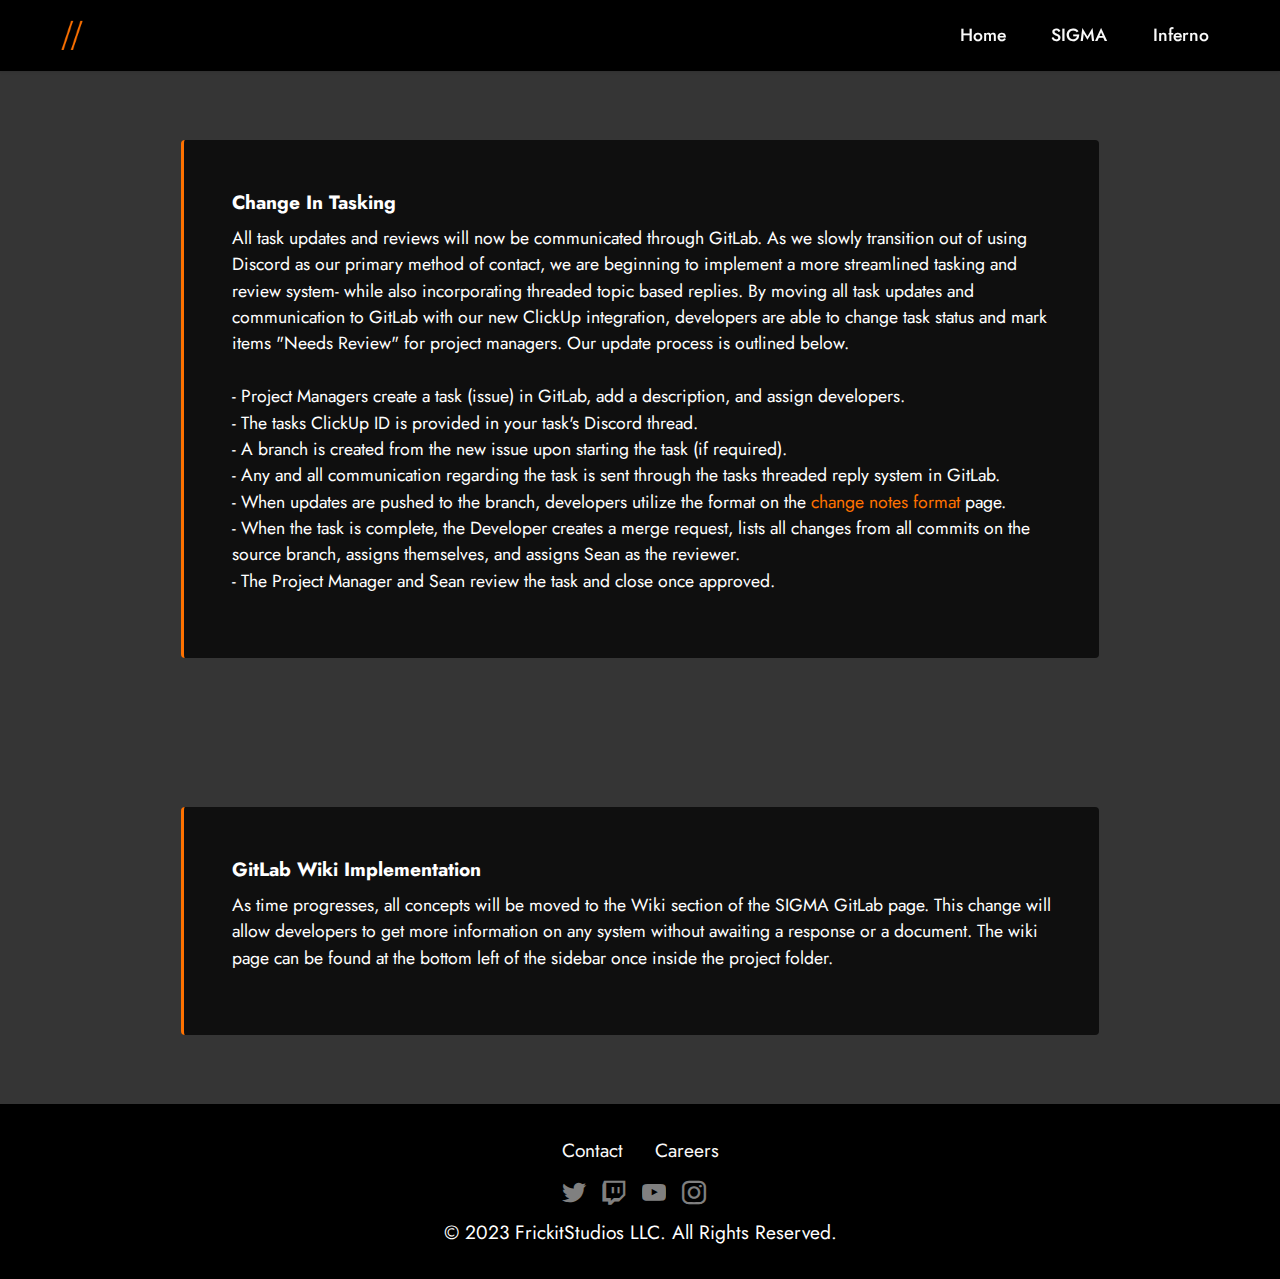
<file: FSNews.html>
<!DOCTYPE html>
<html  >
<head>
  
  <meta charset="UTF-8">
  <meta http-equiv="X-UA-Compatible" content="IE=edge">
  
  <meta name="twitter:card" content="summary_large_image"/>
  <meta name="twitter:image:src" content="assets/images/FSNews-meta.png">
  <meta property="og:image" content="assets/images/FSNews-meta.png">
  <meta name="twitter:title" content="Studio News">
  <meta name="viewport" content="width=device-width, initial-scale=1, minimum-scale=1">
  <link rel="shortcut icon" href="assets/images/logo.png" type="image/x-icon">
  <meta name="description" content="Recent //FrickitStudios news.">
  
  
  <title>Studio News</title>
  <link rel="stylesheet" href="assets/bootstrap/css/bootstrap.min.css">
  <link rel="stylesheet" href="assets/bootstrap/css/bootstrap-grid.min.css">
  <link rel="stylesheet" href="assets/bootstrap/css/bootstrap-reboot.min.css">
  <link rel="stylesheet" href="assets/dropdown/css/style.css">
  <link rel="stylesheet" href="assets/socicon/css/styles.css">
  <link rel="stylesheet" href="assets/theme/css/style.css">
  <link rel="preload" href="https://fonts.googleapis.com/css?family=Jost:100,200,300,400,500,600,700,800,900,100i,200i,300i,400i,500i,600i,700i,800i,900i&display=swap" as="style" onload="this.onload=null;this.rel='stylesheet'">
  <noscript><link rel="stylesheet" href="https://fonts.googleapis.com/css?family=Jost:100,200,300,400,500,600,700,800,900,100i,200i,300i,400i,500i,600i,700i,800i,900i&display=swap"></noscript>
  <link rel="preload" as="style" href="assets/mobirise/css/mbr-additional.css"><link rel="stylesheet" href="assets/mobirise/css/mbr-additional.css" type="text/css">

  
  
  
</head>
<body>
  
  <section data-bs-version="5.1" class="menu menu1 cid-t6B6WrFJgw" once="menu" id="menu1-1u">
    

    <nav class="navbar navbar-dropdown navbar-fixed-top navbar-expand-lg">
        <div class="container-fluid">
            <div class="navbar-brand">
                <span class="navbar-logo">
                    <a href="#">
                        <img src="assets/images/logo.png" alt="" style="height: 3rem;">
                    </a>
                </span>
                
            </div>
            <button class="navbar-toggler" type="button" data-toggle="collapse" data-bs-toggle="collapse" data-target="#navbarSupportedContent" data-bs-target="#navbarSupportedContent" aria-controls="navbarNavAltMarkup" aria-expanded="false" aria-label="Toggle navigation">
                <div class="hamburger">
                    <span></span>
                    <span></span>
                    <span></span>
                    <span></span>
                </div>
            </button>
            <div class="collapse navbar-collapse" id="navbarSupportedContent">
                <ul class="navbar-nav nav-dropdown nav-right" data-app-modern-menu="true"><li class="nav-item"><a class="nav-link link text-white text-primary display-4" href="index.html">Home</a></li>
                    <li class="nav-item"><a class="nav-link link text-white text-primary display-4" href="Sigma.html">SIGMA</a></li>
                    <li class="nav-item"><a class="nav-link link text-white text-primary display-4" href="#">Inferno</a>
                    </li></ul>
                
                
            </div>
        </div>
    </nav>
</section>

<section data-bs-version="5.1" class="content7 cid-t6ZLwihGUt" id="content7-2n">
    
    <div class="container">
        <div class="row justify-content-center">
            <div class="col-12 col-md-10">
                <blockquote>
                <h5 class="mbr-section-title mbr-fonts-style mb-2 display-7"><strong>Change In Tasking</strong></h5>
                <p class="mbr-text mbr-fonts-style display-4">All task updates and reviews will now be communicated through GitLab. As we slowly transition out of using Discord as our primary method of contact, we are beginning to implement a more streamlined tasking and review system- while also incorporating threaded topic based replies. By moving all task updates and communication to GitLab with our new ClickUp integration, developers are able to change task status and mark items "Needs Review" for project managers. Our update process is outlined below.<br><br>- Project Managers create a task (issue) in GitLab, add a description, and assign developers.<br>- The tasks ClickUp ID is provided in your task's Discord thread.<br>- A branch is created from the new issue upon starting the task (if required).<br>- Any and all communication regarding the task is sent through the tasks threaded reply system in GitLab.<br>- When updates are pushed to the branch, developers utilize the format on the <a href="Change.html" class="text-primary" target="_blank">change notes format</a> page.<br>- When the task is complete, the Developer creates a merge request, lists all changes from all commits on the source branch, assigns themselves, and assigns Sean as the reviewer.<br>- The Project Manager and Sean review the task and close once approved.<br></p></blockquote>
            </div>
        </div>
    </div>
</section>

<section data-bs-version="5.1" class="content7 cid-t6RslEeBht" id="content7-2l">
    
    <div class="container">
        <div class="row justify-content-center">
            <div class="col-12 col-md-10">
                <blockquote>
                <h5 class="mbr-section-title mbr-fonts-style mb-2 display-7"><strong>GitLab Wiki Implementation</strong></h5>
                <p class="mbr-text mbr-fonts-style display-4">As time progresses, all concepts will be moved to the Wiki section of the SIGMA GitLab page. This change will allow developers to get more information on any system without awaiting a response or a document. The wiki page can be found at the bottom left of the sidebar once inside the project folder.</p></blockquote>
            </div>
        </div>
    </div>
</section>

<section data-bs-version="5.1" class="footer3 cid-t6B6WsURtt" once="footers" id="footer3-1y">

    

    

    <div class="container">
        <div class="media-container-row align-center mbr-white">
            <div class="row row-links">
                <ul class="foot-menu">
                    
                    
                    
                    
                    
                <li class="foot-menu-item mbr-fonts-style display-7"><a href="#" class="text-white">Contact</a></li><li class="foot-menu-item mbr-fonts-style display-7"><a href="#" class="text-white">Careers</a></li></ul>
            </div>
            <div class="row social-row">
                <div class="social-list align-right pb-2">
                    
                    
                    
                    
                    
                    
                <div class="soc-item">
                        <a href="https://twitter.com/FrickitStudios" target="_blank">
                            <span class="mbr-iconfont mbr-iconfont-social socicon-twitter socicon"></span>
                        </a>
                    </div><div class="soc-item">
                        <a href="https://www.facebook.com/pages/Mobirise/1616226671953247" target="_blank">
                            <span class="mbr-iconfont mbr-iconfont-social socicon-twitch socicon"></span>
                        </a>
                    </div><div class="soc-item">
                        <a href="https://www.youtube.com/c/mobirise" target="_blank">
                            <span class="socicon-youtube socicon mbr-iconfont mbr-iconfont-social"></span>
                        </a>
                    </div><div class="soc-item">
                        <a href="https://instagram.com/mobirise" target="_blank">
                            <span class="socicon-instagram socicon mbr-iconfont mbr-iconfont-social"></span>
                        </a>
                    </div></div>
            </div>
            <div class="row row-copirayt">
                <p class="mbr-text mb-0 mbr-fonts-style mbr-white align-center display-7">
                    © 2023 FrickitStudios LLC. All Rights Reserved.
                </p>
            </div>
        </div>
    </div>
</section>


<script src="assets/bootstrap/js/bootstrap.bundle.min.js"></script>
  <script src="assets/smoothscroll/smooth-scroll.js"></script>
  <script src="assets/ytplayer/index.js"></script>
  <script src="assets/dropdown/js/navbar-dropdown.js"></script>
  <script src="assets/theme/js/script.js"></script>
  
  
  
</body>
</html>
</file>
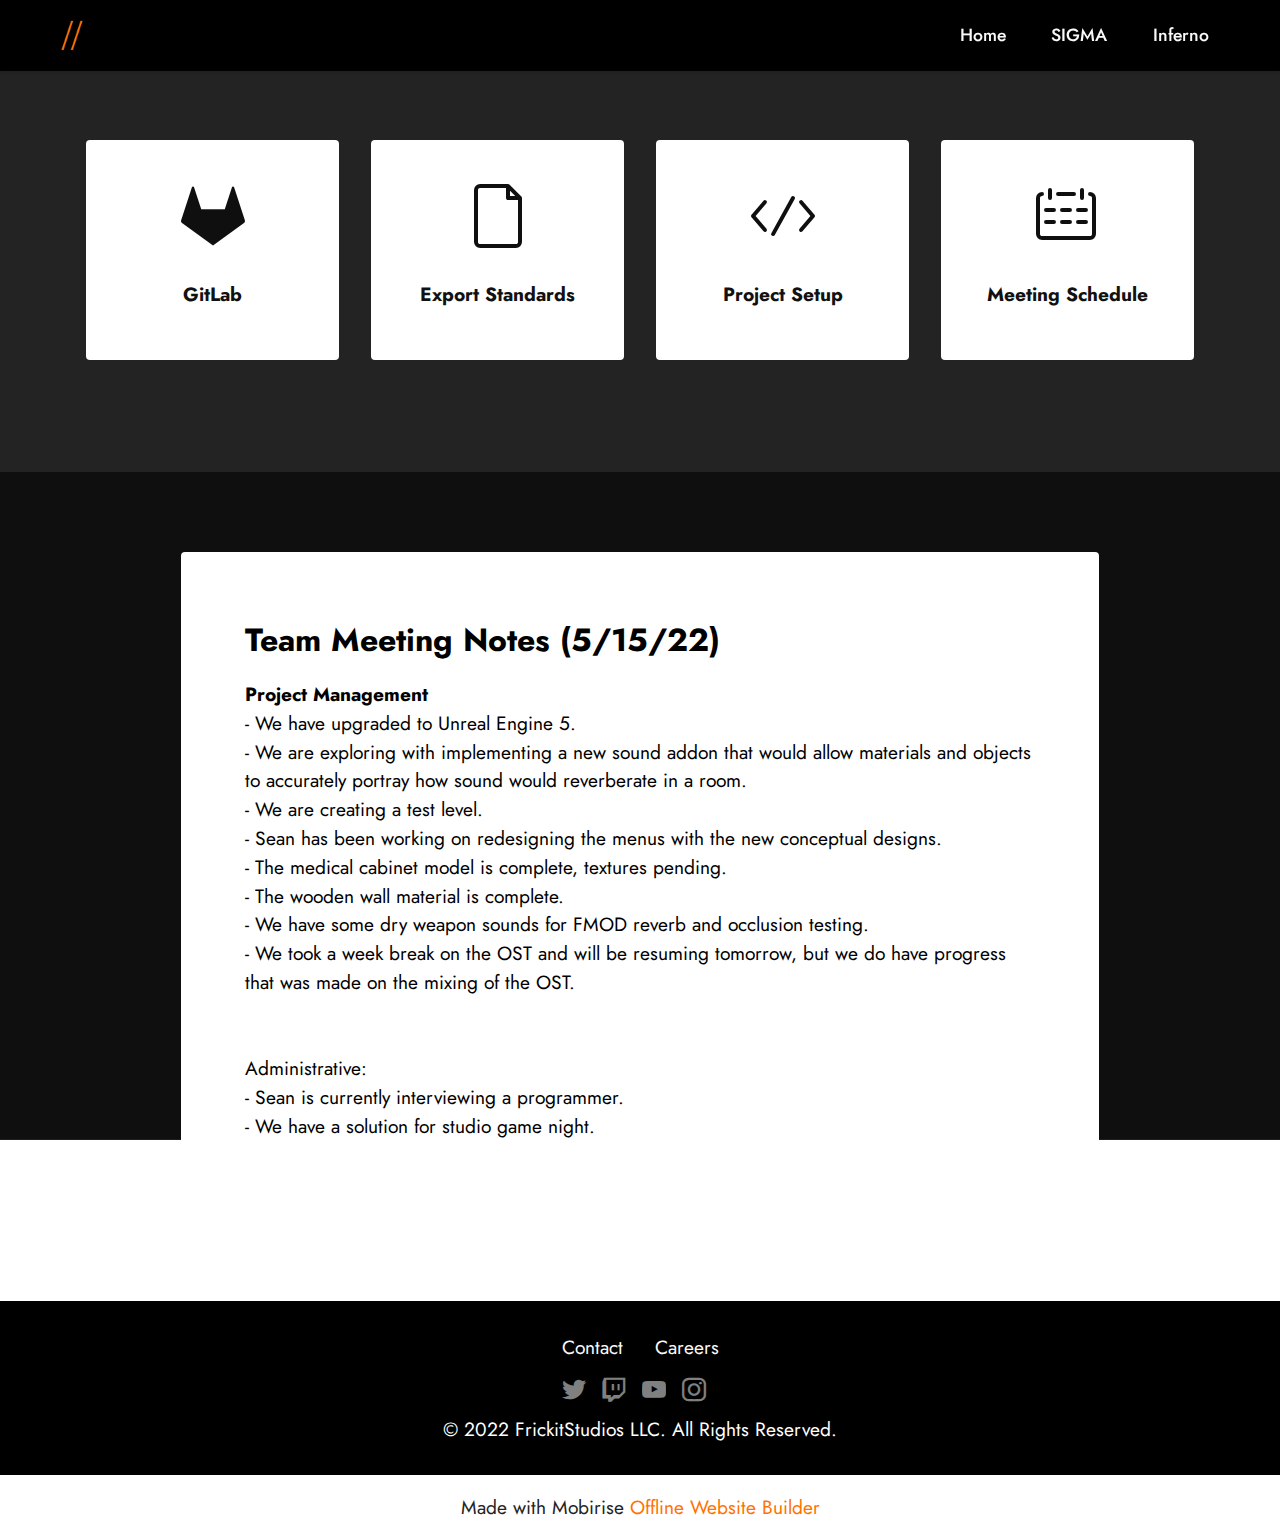
<file: page6.html>
<!DOCTYPE html>
<html  >
<head>
  <!-- Site made with Mobirise Website Builder v5.6.8, https://mobirise.com -->
  <meta charset="UTF-8">
  <meta http-equiv="X-UA-Compatible" content="IE=edge">
  <meta name="generator" content="Mobirise v5.6.8, mobirise.com">
  <meta name="twitter:card" content="summary_large_image"/>
  <meta name="twitter:image:src" content="">
  <meta property="og:image" content="">
  <meta name="twitter:title" content="SIGMA Meeting Notes">
  <meta name="viewport" content="width=device-width, initial-scale=1, minimum-scale=1">
  <link rel="shortcut icon" href="assets/images/logo.png" type="image/x-icon">
  <meta name="description" content="A place for all developers to access links and information related to project SIGMA.">
  
  
  <title>SIGMA Meeting Notes</title>
  <link rel="stylesheet" href="assets/web/assets/mobirise-icons-bold/mobirise-icons-bold.css">
  <link rel="stylesheet" href="assets/bootstrap/css/bootstrap.min.css">
  <link rel="stylesheet" href="assets/bootstrap/css/bootstrap-grid.min.css">
  <link rel="stylesheet" href="assets/bootstrap/css/bootstrap-reboot.min.css">
  <link rel="stylesheet" href="assets/parallax/jarallax.css">
  <link rel="stylesheet" href="assets/dropdown/css/style.css">
  <link rel="stylesheet" href="assets/socicon/css/styles.css">
  <link rel="stylesheet" href="assets/theme/css/style.css">
  <link rel="preload" href="https://fonts.googleapis.com/css?family=Jost:100,200,300,400,500,600,700,800,900,100i,200i,300i,400i,500i,600i,700i,800i,900i&display=swap" as="style" onload="this.onload=null;this.rel='stylesheet'">
  <noscript><link rel="stylesheet" href="https://fonts.googleapis.com/css?family=Jost:100,200,300,400,500,600,700,800,900,100i,200i,300i,400i,500i,600i,700i,800i,900i&display=swap"></noscript>
  <link rel="preload" as="style" href="assets/mobirise/css/mbr-additional.css"><link rel="stylesheet" href="assets/mobirise/css/mbr-additional.css" type="text/css">
  
  
  
  
</head>
<body>
  
  <section data-bs-version="5.1" class="menu menu1 cid-t6Bc0UjXpT" once="menu" id="menu1-28">
    

    <nav class="navbar navbar-dropdown navbar-fixed-top navbar-expand-lg">
        <div class="container-fluid">
            <div class="navbar-brand">
                <span class="navbar-logo">
                    <a href="https://mobiri.se">
                        <img src="assets/images/logo.png" alt="Mobirise Website Builder" style="height: 3rem;">
                    </a>
                </span>
                
            </div>
            <button class="navbar-toggler" type="button" data-toggle="collapse" data-bs-toggle="collapse" data-target="#navbarSupportedContent" data-bs-target="#navbarSupportedContent" aria-controls="navbarNavAltMarkup" aria-expanded="false" aria-label="Toggle navigation">
                <div class="hamburger">
                    <span></span>
                    <span></span>
                    <span></span>
                    <span></span>
                </div>
            </button>
            <div class="collapse navbar-collapse" id="navbarSupportedContent">
                <ul class="navbar-nav nav-dropdown nav-right" data-app-modern-menu="true"><li class="nav-item"><a class="nav-link link text-white text-primary display-4" href="index.html">Home</a></li>
                    <li class="nav-item"><a class="nav-link link text-white text-primary display-4" href="Sigma.html">SIGMA</a></li>
                    <li class="nav-item"><a class="nav-link link text-white text-primary display-4" href="https://mobiri.se">Inferno</a>
                    </li></ul>
                
                
            </div>
        </div>
    </nav>
</section>

<section data-bs-version="5.1" class="features1 cid-t6Bc0UQ8FB" id="features2-2a">

    

    
    
    <div class="container">
        <div class="row justify-content-center">
            <div class="col-12 col-md-6 col-lg-3">
                <div class="card-wrapper">
                    <div class="card-box align-center">
                        <a href="http://frickitstudios.ddns.net/" target="_blank"><span class="mbr-iconfont socicon-gitlab socicon" style="color: rgb(15, 15, 15); fill: rgb(15, 15, 15);"></span></a>
                        <h4 class="card-title align-center mbr-black mbr-fonts-style display-7">
                            <strong>GitLab</strong></h4>
                    </div>
                </div>
            </div>
            <div class="col-12 col-md-6 col-lg-3">
                <div class="card-wrapper">
                    <div class="card-box align-center">
                        <a href="SExport.html"><span class="mbr-iconfont mbrib-new-file" style="color: rgb(15, 15, 15); fill: rgb(15, 15, 15);"></span></a>
                        <h4 class="card-title align-center mbr-black mbr-fonts-style display-7">
                            <strong>Export Standards</strong></h4>
                    </div>
                </div>
            </div>
            <div class="col-12 col-md-6 col-lg-3">
                <div class="card-wrapper">
                    <div class="card-box align-center">
                        <a href="SSetup.html"><span class="mbr-iconfont mbrib-code" style="color: rgb(15, 15, 15); fill: rgb(15, 15, 15);"></span></a>
                        <h4 class="card-title align-center mbr-black mbr-fonts-style display-7"><strong>Project Setup</strong></h4>
                    </div>
                </div>
            </div>
            <div class="col-12 col-md-6 col-lg-3">
                <div class="card-wrapper">
                    <div class="card-box align-center">
                        <span class="mbr-iconfont mbrib-calendar" style="color: rgb(15, 15, 15); fill: rgb(15, 15, 15);"></span>
                        <h4 class="card-title align-center mbr-black mbr-fonts-style display-7">
                            <strong>Meeting Schedule</strong></h4>
                    </div>
                </div>
            </div>
        </div>
    </div>
</section>

<section data-bs-version="5.1" class="content15 cid-t6Bc0UCL1p mbr-parallax-background" id="content15-29">

    

    
    
    <div class="container">
        <div class="row justify-content-center">
            <div class="card col-md-12 col-lg-10">
                <div class="card-wrapper">
                    <div class="card-box align-left">
                        <h4 class="card-title mbr-fonts-style mbr-white mb-3 display-5"><strong>Team Meeting Notes (5/15/22)</strong></h4>
                        <p class="mbr-text mbr-fonts-style display-7"><strong>Project Management</strong><br>- We have upgraded to Unreal Engine 5.
<br>- We are exploring with implementing a new sound addon that would allow materials and objects to accurately portray how sound would reverberate in a room.
<br>- We are creating a test level.<br>- Sean has been working on redesigning the menus with the new conceptual designs.<br>- The medical cabinet model is complete, textures pending.
<br>- The wooden wall material is complete.
<br>- We have some dry weapon sounds for FMOD reverb and occlusion testing.
<br>- We took a week break on the OST and will be resuming tomorrow, but we do have progress that was made on the mixing of the OST.
<br>
<br>
<br>Administrative:
<br>- Sean is currently interviewing a programmer.
<br>- We have a solution for studio game night.<br></p>
                        
                    </div>
                </div>
            </div>
        </div>
    </div>
</section>

<section data-bs-version="5.1" class="footer3 cid-t6Bc0W2Prf" once="footers" id="footer3-2d">

    

    

    <div class="container">
        <div class="media-container-row align-center mbr-white">
            <div class="row row-links">
                <ul class="foot-menu">
                    
                    
                    
                    
                    
                <li class="foot-menu-item mbr-fonts-style display-7"><a href="#" class="text-white">Contact</a></li><li class="foot-menu-item mbr-fonts-style display-7"><a href="#" class="text-white">Careers</a></li></ul>
            </div>
            <div class="row social-row">
                <div class="social-list align-right pb-2">
                    
                    
                    
                    
                    
                    
                <div class="soc-item">
                        <a href="https://twitter.com/FrickitStudios" target="_blank">
                            <span class="mbr-iconfont mbr-iconfont-social socicon-twitter socicon"></span>
                        </a>
                    </div><div class="soc-item">
                        <a href="https://www.facebook.com/pages/Mobirise/1616226671953247" target="_blank">
                            <span class="mbr-iconfont mbr-iconfont-social socicon-twitch socicon"></span>
                        </a>
                    </div><div class="soc-item">
                        <a href="https://www.youtube.com/c/mobirise" target="_blank">
                            <span class="socicon-youtube socicon mbr-iconfont mbr-iconfont-social"></span>
                        </a>
                    </div><div class="soc-item">
                        <a href="https://instagram.com/mobirise" target="_blank">
                            <span class="socicon-instagram socicon mbr-iconfont mbr-iconfont-social"></span>
                        </a>
                    </div></div>
            </div>
            <div class="row row-copirayt">
                <p class="mbr-text mb-0 mbr-fonts-style mbr-white align-center display-7">
                    © 2022 FrickitStudios LLC. All Rights Reserved.
                </p>
            </div>
        </div>
    </div>
</section><section class="display-7" style="padding: 0;align-items: center;justify-content: center;flex-wrap: wrap;    align-content: center;display: flex;position: relative;height: 4rem;"><a href="https://mobiri.se/2773091" style="flex: 1 1;height: 4rem;position: absolute;width: 100%;z-index: 1;"><img alt="" style="height: 4rem;" src="[data-uri]"></a><p style="margin: 0;text-align: center;" class="display-7">Made with Mobirise &#8204;</p><a style="z-index:1" href="https://mobirise.com/offline-website-builder.html">Offline Website Builder</a></section><script src="assets/bootstrap/js/bootstrap.bundle.min.js"></script>  <script src="assets/parallax/jarallax.js"></script>  <script src="assets/smoothscroll/smooth-scroll.js"></script>  <script src="assets/ytplayer/index.js"></script>  <script src="assets/dropdown/js/navbar-dropdown.js"></script>  <script src="assets/theme/js/script.js"></script>  
  
  
</body>
</html>
</file>
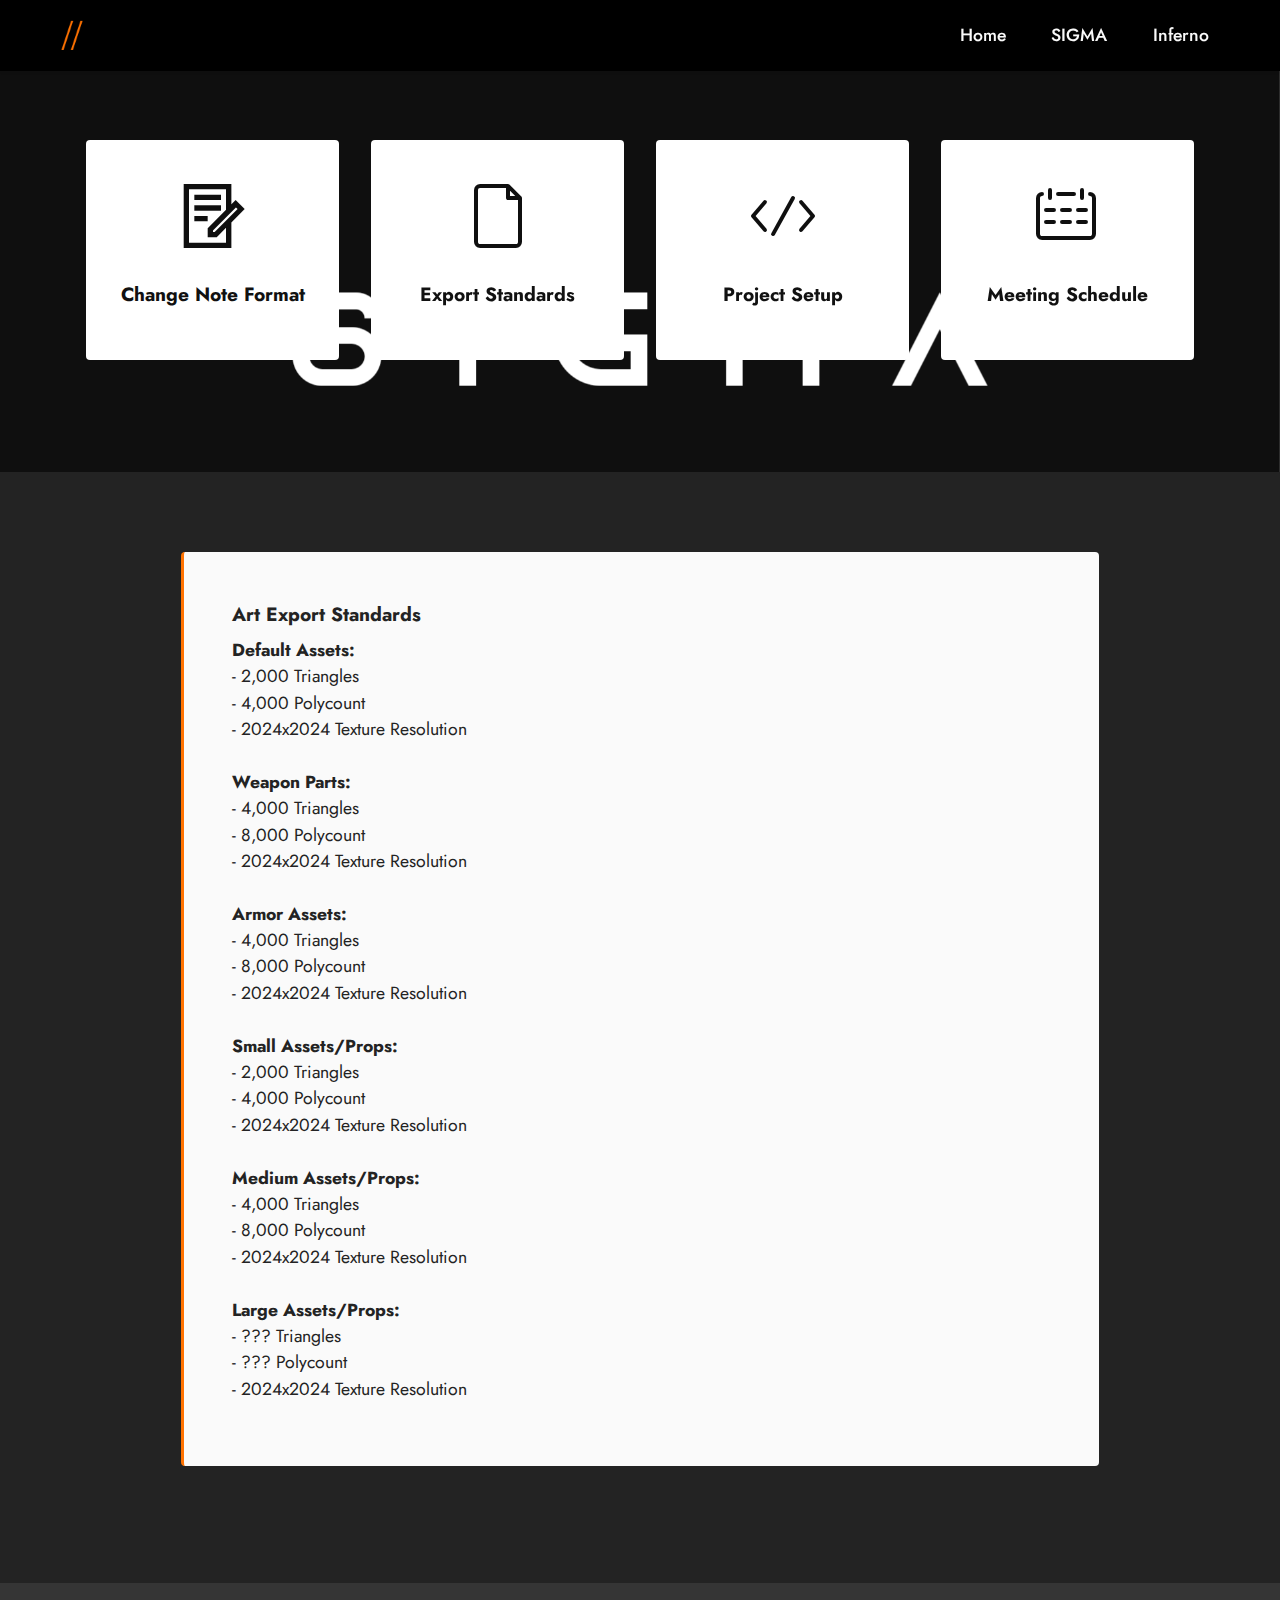
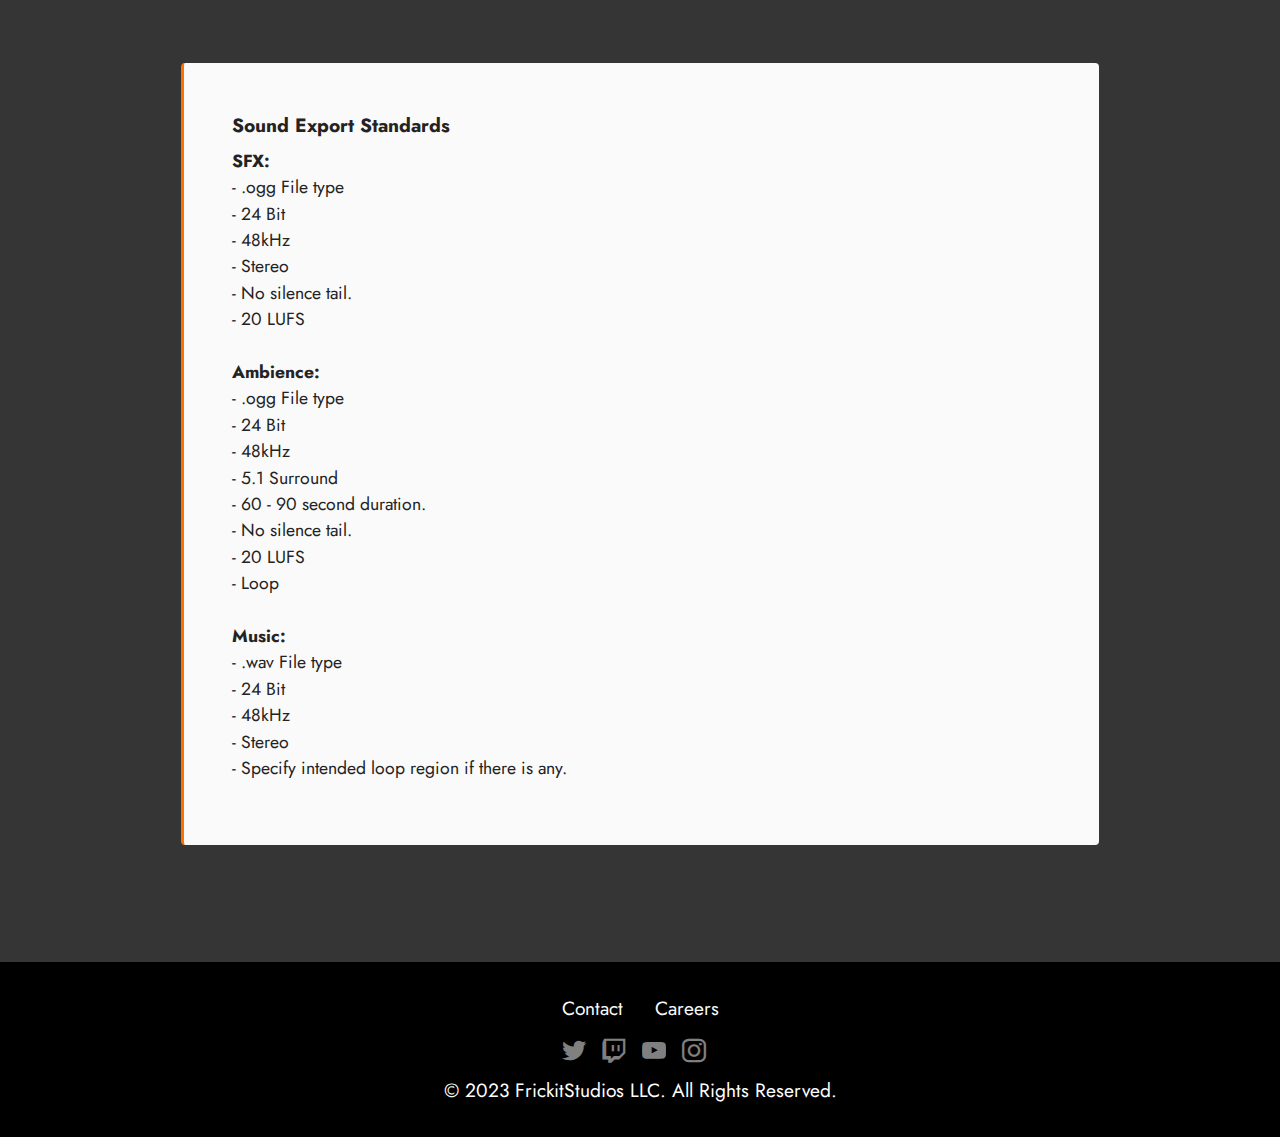
<file: SExport.html>
<!DOCTYPE html>
<html  >
<head>
  
  <meta charset="UTF-8">
  <meta http-equiv="X-UA-Compatible" content="IE=edge">
  
  <meta name="twitter:card" content="summary_large_image"/>
  <meta name="twitter:image:src" content="assets/images/SExport-meta.png">
  <meta property="og:image" content="assets/images/SExport-meta.png">
  <meta name="twitter:title" content="SIGMA | Export Standards">
  <meta name="viewport" content="width=device-width, initial-scale=1, minimum-scale=1">
  <link rel="shortcut icon" href="assets/images/logo.png" type="image/x-icon">
  <meta name="description" content="Export standards for project SIGMA.">
  
  
  <title>SIGMA | Export Standards</title>
  <link rel="stylesheet" href="assets/web/assets/mobirise-icons2/mobirise2.css">
  <link rel="stylesheet" href="assets/web/assets/mobirise-icons-bold/mobirise-icons-bold.css">
  <link rel="stylesheet" href="assets/bootstrap/css/bootstrap.min.css">
  <link rel="stylesheet" href="assets/bootstrap/css/bootstrap-grid.min.css">
  <link rel="stylesheet" href="assets/bootstrap/css/bootstrap-reboot.min.css">
  <link rel="stylesheet" href="assets/parallax/jarallax.css">
  <link rel="stylesheet" href="assets/dropdown/css/style.css">
  <link rel="stylesheet" href="assets/socicon/css/styles.css">
  <link rel="stylesheet" href="assets/theme/css/style.css">
  <link rel="preload" href="https://fonts.googleapis.com/css?family=Jost:100,200,300,400,500,600,700,800,900,100i,200i,300i,400i,500i,600i,700i,800i,900i&display=swap" as="style" onload="this.onload=null;this.rel='stylesheet'">
  <noscript><link rel="stylesheet" href="https://fonts.googleapis.com/css?family=Jost:100,200,300,400,500,600,700,800,900,100i,200i,300i,400i,500i,600i,700i,800i,900i&display=swap"></noscript>
  <link rel="preload" as="style" href="assets/mobirise/css/mbr-additional.css"><link rel="stylesheet" href="assets/mobirise/css/mbr-additional.css" type="text/css">

  
  
  
</head>
<body>
  
  <section data-bs-version="5.1" class="menu menu1 cid-t6w71DaZOf" once="menu" id="menu1-17">
    

    <nav class="navbar navbar-dropdown navbar-fixed-top navbar-expand-lg">
        <div class="container-fluid">
            <div class="navbar-brand">
                <span class="navbar-logo">
                    <a href="#">
                        <img src="assets/images/logo.png" alt="" style="height: 3rem;">
                    </a>
                </span>
                
            </div>
            <button class="navbar-toggler" type="button" data-toggle="collapse" data-bs-toggle="collapse" data-target="#navbarSupportedContent" data-bs-target="#navbarSupportedContent" aria-controls="navbarNavAltMarkup" aria-expanded="false" aria-label="Toggle navigation">
                <div class="hamburger">
                    <span></span>
                    <span></span>
                    <span></span>
                    <span></span>
                </div>
            </button>
            <div class="collapse navbar-collapse" id="navbarSupportedContent">
                <ul class="navbar-nav nav-dropdown nav-right" data-app-modern-menu="true"><li class="nav-item"><a class="nav-link link text-white text-primary display-4" href="index.html">Home</a></li>
                    <li class="nav-item"><a class="nav-link link text-white text-primary display-4" href="Sigma.html">SIGMA</a></li>
                    <li class="nav-item"><a class="nav-link link text-white text-primary display-4" href="#">Inferno</a>
                    </li></ul>
                
                
            </div>
        </div>
    </nav>
</section>

<section data-bs-version="5.1" class="features1 cid-t6whOgRWgw mbr-parallax-background" id="features2-1s">

    

    
    
    <div class="container">
        <div class="row justify-content-center">
            <div class="col-12 col-md-6 col-lg-3">
                <div class="card-wrapper">
                    <div class="card-box align-center">
                        <a href="Change.html"><span class="mbr-iconfont mobi-mbri-contact-form mobi-mbri" style="color: rgb(15, 15, 15); fill: rgb(15, 15, 15);"></span></a>
                        <h4 class="card-title align-center mbr-black mbr-fonts-style display-7">
                            <strong>Change Note Format</strong></h4>
                    </div>
                </div>
            </div>
            <div class="col-12 col-md-6 col-lg-3">
                <div class="card-wrapper">
                    <div class="card-box align-center">
                        <a href="SExport.html"><span class="mbr-iconfont mbrib-new-file" style="color: rgb(15, 15, 15); fill: rgb(15, 15, 15);"></span></a>
                        <h4 class="card-title align-center mbr-black mbr-fonts-style display-7">
                            <strong>Export Standards</strong></h4>
                    </div>
                </div>
            </div>
            <div class="col-12 col-md-6 col-lg-3">
                <div class="card-wrapper">
                    <div class="card-box align-center">
                        <a href="SSetup.html"><span class="mbr-iconfont mbrib-code" style="color: rgb(15, 15, 15); fill: rgb(15, 15, 15);"></span></a>
                        <h4 class="card-title align-center mbr-black mbr-fonts-style display-7"><strong>Project Setup</strong></h4>
                    </div>
                </div>
            </div>
            <div class="col-12 col-md-6 col-lg-3">
                <div class="card-wrapper">
                    <div class="card-box align-center">
                        <span class="mbr-iconfont mbrib-calendar" style="color: rgb(15, 15, 15); fill: rgb(15, 15, 15);"></span>
                        <h4 class="card-title align-center mbr-black mbr-fonts-style display-7">
                            <strong>Meeting Schedule</strong></h4>
                    </div>
                </div>
            </div>
        </div>
    </div>
</section>

<section data-bs-version="5.1" class="content7 cid-t6w9aZh8pQ" id="content7-1f">
    
    <div class="container">
        <div class="row justify-content-center">
            <div class="col-12 col-md-10">
                <blockquote>
                <h5 class="mbr-section-title mbr-fonts-style mb-2 display-7"><strong>Art Export Standards</strong></h5>
                <p class="mbr-text mbr-fonts-style display-4"><strong>Default Assets:</strong><br>- 2,000 Triangles<br>- 4,000 Polycount<br>- 2024x2024 Texture Resolution<br><br><strong>Weapon Parts:</strong><br>- 4,000 Triangles
<br>- 8,000 Polycount
<br>- 2024x2024 Texture Resolution<br><br><strong>Armor Assets:</strong><br>- 4,000 Triangles
<br>- 8,000 Polycount
<br>- 2024x2024 Texture Resolution<br><br><strong>Small Assets/Props:</strong><br>- 2,000 Triangles
<br>- 4,000 Polycount
<br>- 2024x2024 Texture Resolution<br><br><strong>Medium Assets/Props:</strong><br>- 4,000 Triangles
<br>- 8,000 Polycount
<br>- 2024x2024 Texture Resolution<br><br><strong>Large Assets/Props:</strong><br>- ??? Triangles
<br>- ??? Polycount
<br>- 2024x2024 Texture Resolution<br></p></blockquote>
            </div>
        </div>
    </div>
</section>

<section data-bs-version="5.1" class="content7 cid-t6wa3MsLgt" id="content7-1g">
    
    <div class="container">
        <div class="row justify-content-center">
            <div class="col-12 col-md-10">
                <blockquote>
                <h5 class="mbr-section-title mbr-fonts-style mb-2 display-7"><strong>Sound Export Standards</strong></h5>
                <p class="mbr-text mbr-fonts-style display-4"><strong>SFX:</strong><br>- .ogg File type<br>- 24 Bit<br>- 48kHz<br>- Stereo<br>- No silence tail.<br>- 20 LUFS<br><br><strong>Ambience:</strong><br>- .ogg File type
<br>- 24 Bit
<br>- 48kHz
<br>- 5.1 Surround<br>- 60 - 90 second duration.<br>- No silence tail.
<br>- 20 LUFS<br>- Loop<br><br><strong>Music:</strong><br>- .wav File type
<br>- 24 Bit
<br>- 48kHz
<br>- Stereo<br>- Specify intended loop region if there is any.<br></p></blockquote>
            </div>
        </div>
    </div>
</section>

<section data-bs-version="5.1" class="footer3 cid-t6w71E07pl" once="footers" id="footer3-19">

    

    

    <div class="container">
        <div class="media-container-row align-center mbr-white">
            <div class="row row-links">
                <ul class="foot-menu">
                    
                    
                    
                    
                    
                <li class="foot-menu-item mbr-fonts-style display-7"><a href="#" class="text-white">Contact</a></li><li class="foot-menu-item mbr-fonts-style display-7"><a href="#" class="text-white">Careers</a></li></ul>
            </div>
            <div class="row social-row">
                <div class="social-list align-right pb-2">
                    
                    
                    
                    
                    
                    
                <div class="soc-item">
                        <a href="https://twitter.com/FrickitStudios" target="_blank">
                            <span class="mbr-iconfont mbr-iconfont-social socicon-twitter socicon"></span>
                        </a>
                    </div><div class="soc-item">
                        <a href="https://www.facebook.com/pages/Mobirise/1616226671953247" target="_blank">
                            <span class="mbr-iconfont mbr-iconfont-social socicon-twitch socicon"></span>
                        </a>
                    </div><div class="soc-item">
                        <a href="https://www.youtube.com/c/mobirise" target="_blank">
                            <span class="socicon-youtube socicon mbr-iconfont mbr-iconfont-social"></span>
                        </a>
                    </div><div class="soc-item">
                        <a href="https://instagram.com/mobirise" target="_blank">
                            <span class="socicon-instagram socicon mbr-iconfont mbr-iconfont-social"></span>
                        </a>
                    </div></div>
            </div>
            <div class="row row-copirayt">
                <p class="mbr-text mb-0 mbr-fonts-style mbr-white align-center display-7">
                    © 2023 FrickitStudios LLC. All Rights Reserved.
                </p>
            </div>
        </div>
    </div>
</section>


<script src="assets/bootstrap/js/bootstrap.bundle.min.js"></script>
  <script src="assets/parallax/jarallax.js"></script>
  <script src="assets/smoothscroll/smooth-scroll.js"></script>
  <script src="assets/ytplayer/index.js"></script>
  <script src="assets/dropdown/js/navbar-dropdown.js"></script>
  <script src="assets/theme/js/script.js"></script>
  
  
  
</body>
</html>
</file>
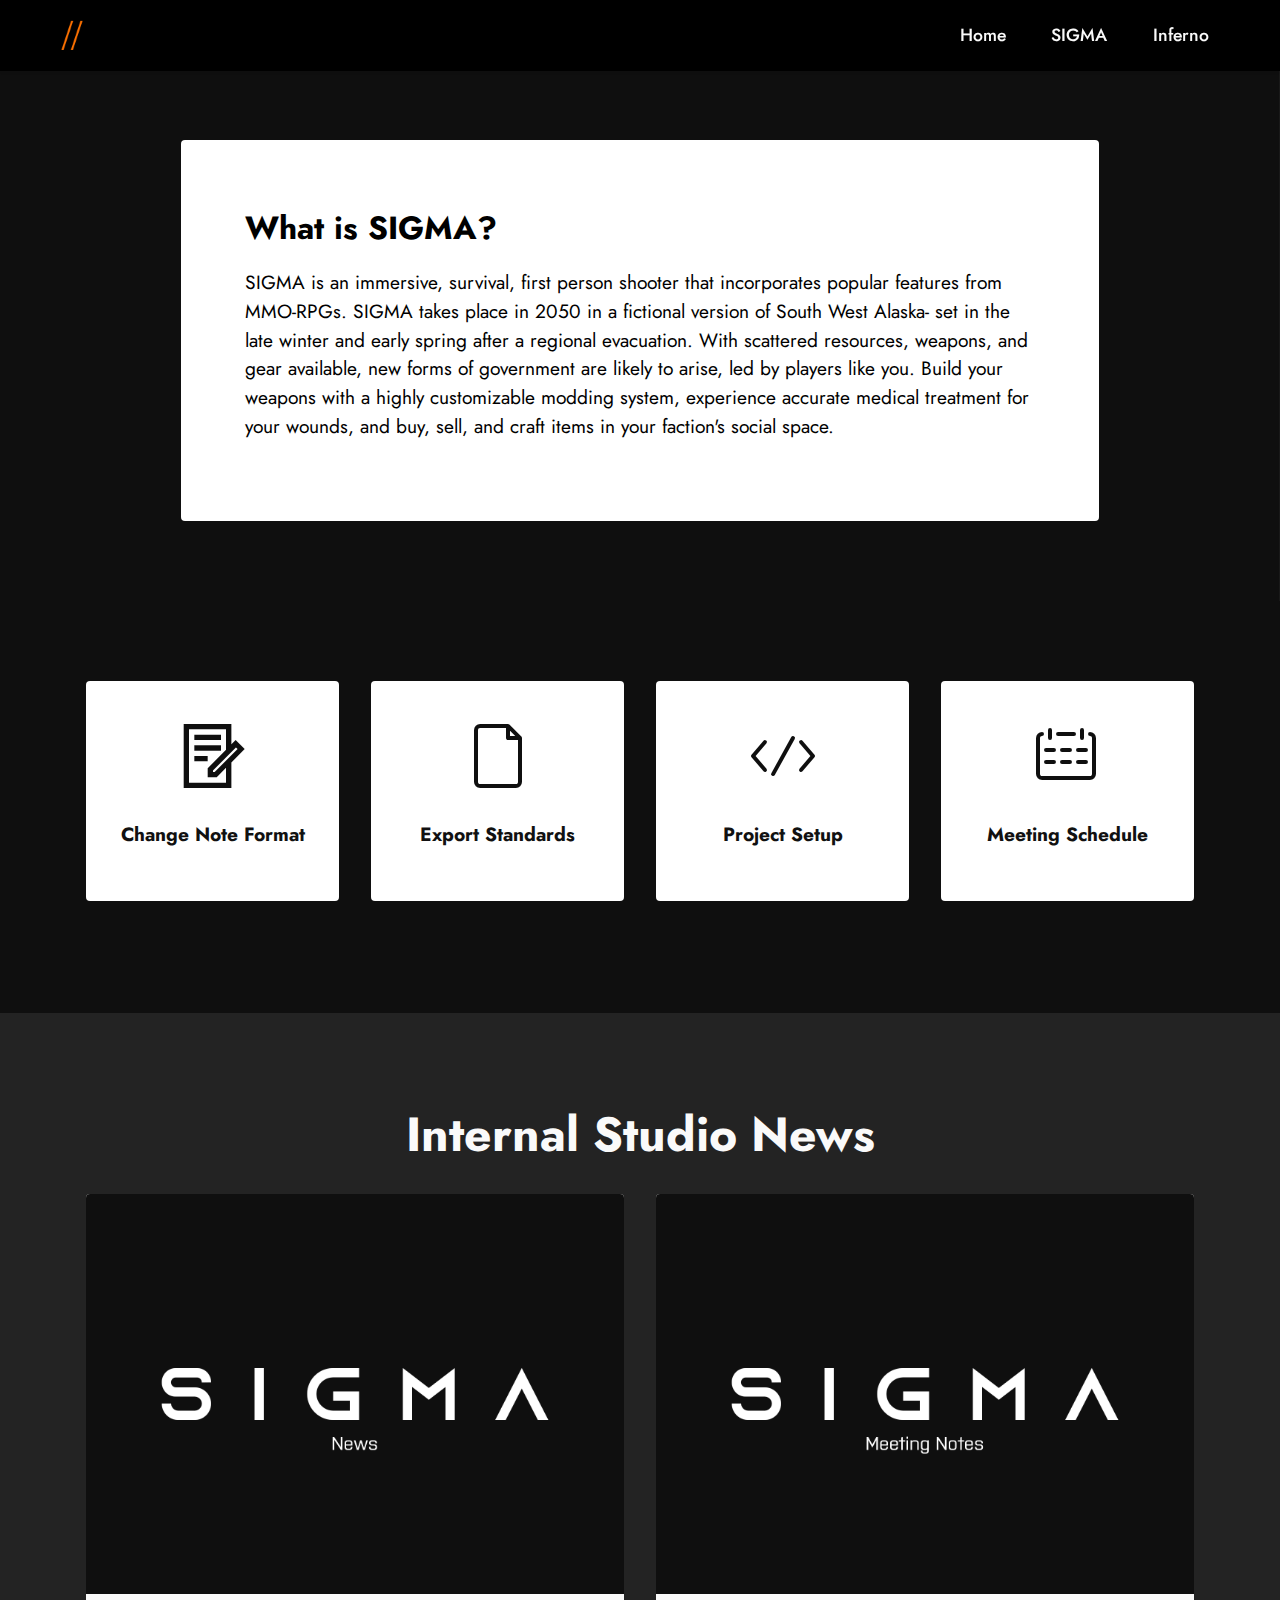
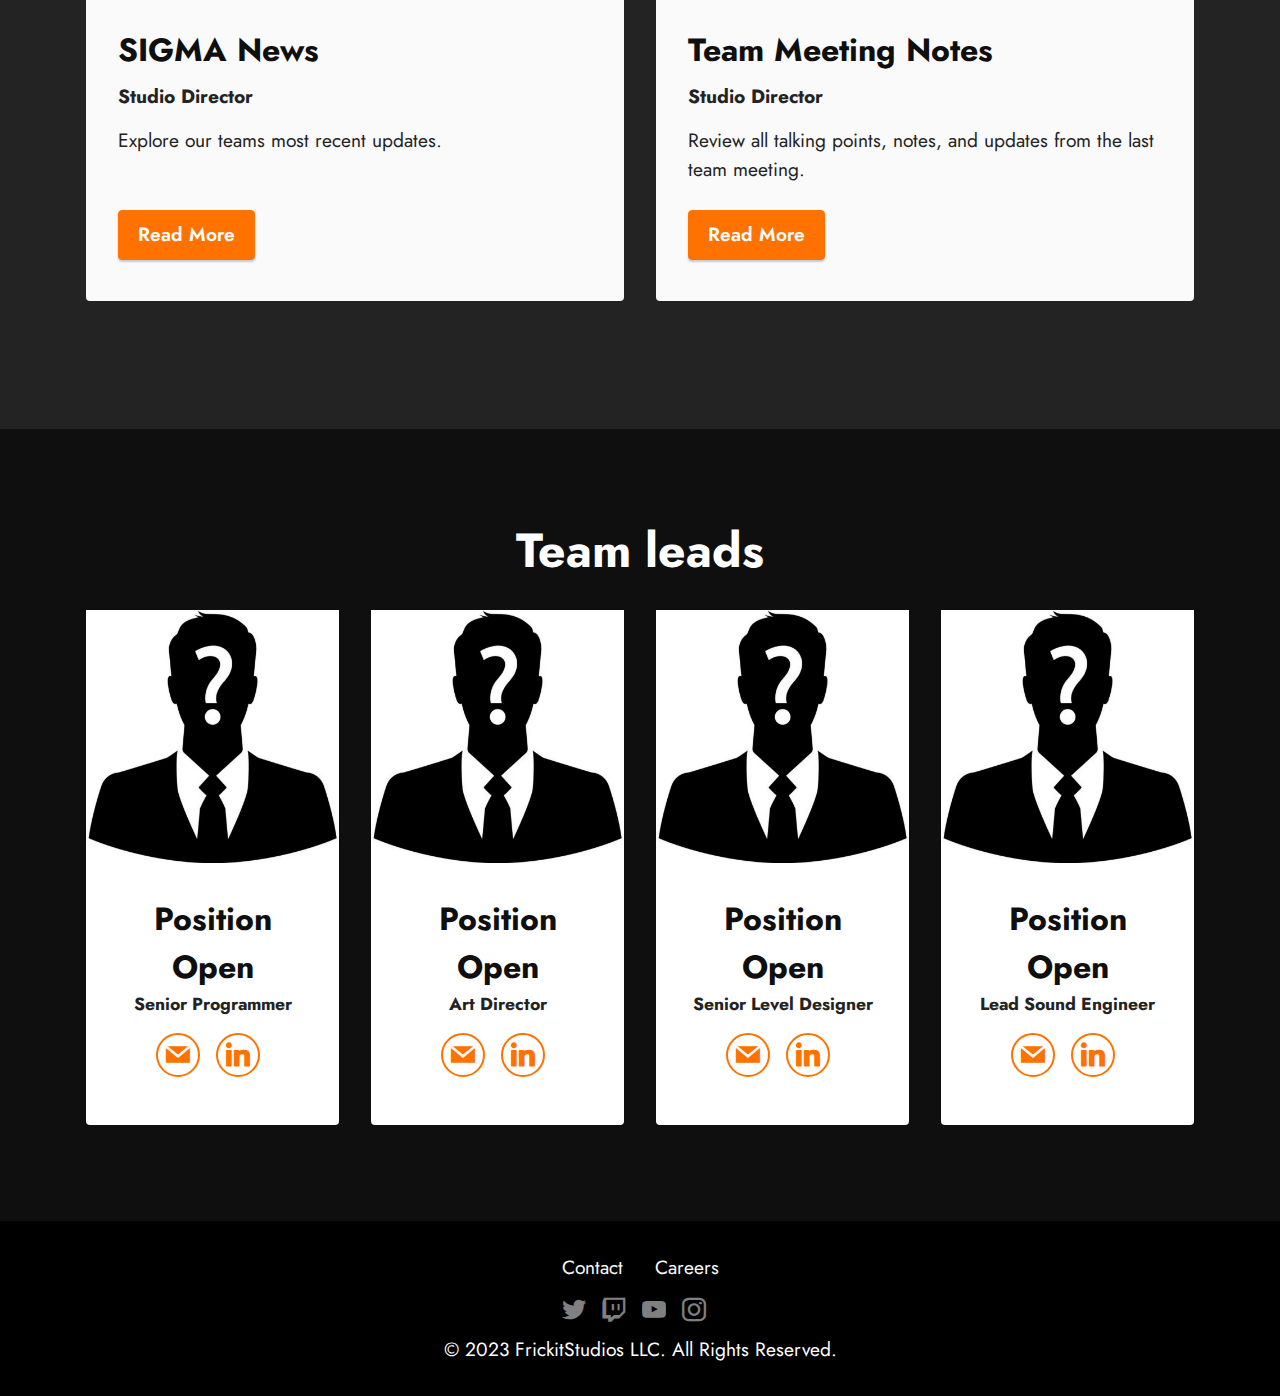
<file: Sigma.html>
<!DOCTYPE html>
<html  >
<head>
  
  <meta charset="UTF-8">
  <meta http-equiv="X-UA-Compatible" content="IE=edge">
  
  <meta name="twitter:card" content="summary_large_image"/>
  <meta name="twitter:image:src" content="assets/images/Sigma-meta.png">
  <meta property="og:image" content="assets/images/Sigma-meta.png">
  <meta name="twitter:title" content="SIGMA">
  <meta name="viewport" content="width=device-width, initial-scale=1, minimum-scale=1">
  <link rel="shortcut icon" href="assets/images/logo.png" type="image/x-icon">
  <meta name="description" content="A place for all developers to access links and information related to project SIGMA.">
  
  
  <title>SIGMA</title>
  <link rel="stylesheet" href="assets/web/assets/mobirise-icons2/mobirise2.css">
  <link rel="stylesheet" href="assets/web/assets/mobirise-icons-bold/mobirise-icons-bold.css">
  <link rel="stylesheet" href="assets/bootstrap/css/bootstrap.min.css">
  <link rel="stylesheet" href="assets/bootstrap/css/bootstrap-grid.min.css">
  <link rel="stylesheet" href="assets/bootstrap/css/bootstrap-reboot.min.css">
  <link rel="stylesheet" href="assets/parallax/jarallax.css">
  <link rel="stylesheet" href="assets/dropdown/css/style.css">
  <link rel="stylesheet" href="assets/socicon/css/styles.css">
  <link rel="stylesheet" href="assets/theme/css/style.css">
  <link rel="preload" href="https://fonts.googleapis.com/css?family=Jost:100,200,300,400,500,600,700,800,900,100i,200i,300i,400i,500i,600i,700i,800i,900i&display=swap" as="style" onload="this.onload=null;this.rel='stylesheet'">
  <noscript><link rel="stylesheet" href="https://fonts.googleapis.com/css?family=Jost:100,200,300,400,500,600,700,800,900,100i,200i,300i,400i,500i,600i,700i,800i,900i&display=swap"></noscript>
  <link rel="preload" as="style" href="assets/mobirise/css/mbr-additional.css"><link rel="stylesheet" href="assets/mobirise/css/mbr-additional.css" type="text/css">

  
  
  
</head>
<body>
  
  <section data-bs-version="5.1" class="menu menu1 cid-t6l47Excnv" once="menu" id="menu1-e">
    

    <nav class="navbar navbar-dropdown navbar-fixed-top navbar-expand-lg">
        <div class="container-fluid">
            <div class="navbar-brand">
                <span class="navbar-logo">
                    <a href="#">
                        <img src="assets/images/logo.png" alt="" style="height: 3rem;">
                    </a>
                </span>
                
            </div>
            <button class="navbar-toggler" type="button" data-toggle="collapse" data-bs-toggle="collapse" data-target="#navbarSupportedContent" data-bs-target="#navbarSupportedContent" aria-controls="navbarNavAltMarkup" aria-expanded="false" aria-label="Toggle navigation">
                <div class="hamburger">
                    <span></span>
                    <span></span>
                    <span></span>
                    <span></span>
                </div>
            </button>
            <div class="collapse navbar-collapse" id="navbarSupportedContent">
                <ul class="navbar-nav nav-dropdown nav-right" data-app-modern-menu="true"><li class="nav-item"><a class="nav-link link text-white text-primary display-4" href="index.html">Home</a></li>
                    <li class="nav-item"><a class="nav-link link text-white text-primary display-4" href="Sigma.html">SIGMA</a></li>
                    <li class="nav-item"><a class="nav-link link text-white text-primary display-4" href="#">Inferno</a>
                    </li></ul>
                
                
            </div>
        </div>
    </nav>
</section>

<section data-bs-version="5.1" class="content15 cid-t6l4xkXVM8 mbr-parallax-background" id="content15-k">

    

    
    
    <div class="container">
        <div class="row justify-content-center">
            <div class="card col-md-12 col-lg-10">
                <div class="card-wrapper">
                    <div class="card-box align-left">
                        <h4 class="card-title mbr-fonts-style mbr-white mb-3 display-5"><strong>What is SIGMA?</strong></h4>
                        <p class="mbr-text mbr-fonts-style display-7">SIGMA is an immersive, survival, first person shooter that incorporates popular features from MMO-RPGs. SIGMA takes place in 2050 in a fictional version of South West Alaska- set in the late winter and early spring after a regional evacuation. With scattered resources, weapons, and gear available, new forms of government are likely to arise, led by players like you. Build your weapons with a highly customizable modding system, experience accurate medical treatment for your wounds, and buy, sell, and craft items in your faction's social space.</p>
                        
                    </div>
                </div>
            </div>
        </div>
    </div>
</section>

<section data-bs-version="5.1" class="features1 cid-t6l4P6l1dU" id="features2-l">

    

    
    
    <div class="container">
        <div class="row justify-content-center">
            <div class="col-12 col-md-6 col-lg-3">
                <div class="card-wrapper">
                    <div class="card-box align-center">
                        <a href="Change.html" target="_blank"><span class="mbr-iconfont mobi-mbri-contact-form mobi-mbri" style="color: rgb(15, 15, 15); fill: rgb(15, 15, 15);"></span></a>
                        <h4 class="card-title align-center mbr-black mbr-fonts-style display-7">
                            <strong>Change Note Format</strong></h4>
                    </div>
                </div>
            </div>
            <div class="col-12 col-md-6 col-lg-3">
                <div class="card-wrapper">
                    <div class="card-box align-center">
                        <a href="SExport.html"><span class="mbr-iconfont mbrib-new-file" style="color: rgb(15, 15, 15); fill: rgb(15, 15, 15);"></span></a>
                        <h4 class="card-title align-center mbr-black mbr-fonts-style display-7">
                            <strong>Export Standards</strong></h4>
                    </div>
                </div>
            </div>
            <div class="col-12 col-md-6 col-lg-3">
                <div class="card-wrapper">
                    <div class="card-box align-center">
                        <a href="SSetup.html"><span class="mbr-iconfont mbrib-code" style="color: rgb(15, 15, 15); fill: rgb(15, 15, 15);"></span></a>
                        <h4 class="card-title align-center mbr-black mbr-fonts-style display-7"><strong>Project Setup</strong></h4>
                    </div>
                </div>
            </div>
            <div class="col-12 col-md-6 col-lg-3">
                <div class="card-wrapper">
                    <div class="card-box align-center">
                        <span class="mbr-iconfont mbrib-calendar" style="color: rgb(15, 15, 15); fill: rgb(15, 15, 15);"></span>
                        <h4 class="card-title align-center mbr-black mbr-fonts-style display-7">
                            <strong>Meeting Schedule</strong></h4>
                    </div>
                </div>
            </div>
        </div>
    </div>
</section>

<section data-bs-version="5.1" class="content1 cid-t6l7PDhNHS" id="content1-o">
    
    
    <div class="container">
        <div class="mbr-section-head">
            <h4 class="mbr-section-title mbr-fonts-style align-center mb-0 display-2"><strong>Internal Studio News</strong></h4>
            
        </div>
        <div class="row mt-4">
            <div class="item features-image сol-12 col-md-6 col-lg-6">
                <div class="item-wrapper">
                    <div class="item-img">
                        <img src="assets/images/sigma-news.png" alt="" title="">
                    </div>
                    <div class="item-content">
                        <h5 class="item-title mbr-fonts-style display-5"><strong>SIGMA News</strong></h5>
                        <h6 class="item-subtitle mbr-fonts-style mt-1 display-7">
                            <strong>Studio Director</strong></h6>
                        <p class="mbr-text mbr-fonts-style mt-3 display-7">Explore our teams most recent updates.</p>
                    </div>
                    <div class="mbr-section-btn item-footer mt-2"><a href="SNews.html" class="btn btn-primary item-btn display-7">Read More</a></div>
                </div>
            </div>
            <div class="item features-image сol-12 col-md-6 col-lg-6">
                <div class="item-wrapper">
                    <div class="item-img">
                        <img src="assets/images/sigma-meeting-notes.png" alt="" title="">
                    </div>
                    <div class="item-content">
                        <h5 class="item-title mbr-fonts-style display-5"><strong>Team Meeting Notes</strong></h5>
                        <h6 class="item-subtitle mbr-fonts-style mt-1 display-7"><strong>Studio Director</strong></h6>
                        <p class="mbr-text mbr-fonts-style mt-3 display-7">Review all talking points, notes, and updates from the last team meeting.</p>
                    </div>
                    <div class="mbr-section-btn item-footer mt-2"><a href="SMeeting.html" class="btn btn-primary item-btn display-7">Read More</a></div>
                </div>
            </div>


        </div>
    </div>
</section>

<section data-bs-version="5.1" class="team1 cid-t6l5rLixky" id="team1-m">
    

    
    
    <div class="container">
        <div class="row justify-content-center">
            <div class="col-12">
                <h3 class="mbr-section-title mbr-fonts-style align-center mb-4 display-2">
                    <strong>Team leads</strong></h3>
                
            </div>
            <div class="col-sm-6 col-lg-3">
                <div class="card-wrap">
                    <div class="image-wrap">
                        <img src="assets/images/unknown.webp" alt="">
                    </div>
                    <div class="content-wrap">
                        <h5 class="mbr-section-title card-title mbr-fonts-style align-center m-0 display-5"><strong>Position Open</strong></h5>
                        <h6 class="mbr-role mbr-fonts-style align-center mb-3 display-4">
                            <strong>Senior Programmer</strong>
                        </h6>
                        
                        <div class="social-row display-7">
                            <div class="soc-item">
                                <a href="https://www.facebook.com/Mobirise/" target="_blank">
                                    <span class="mbr-iconfont socicon-mail socicon"></span>
                                </a>
                            </div>
                            <div class="soc-item">
                                <a href="https://twitter.com/mobirise" target="_blank">
                                    <span class="mbr-iconfont socicon-linkedin socicon"></span>
                                </a>
                            </div>
                            
                            
                            
                        </div>
                        
                    </div>
                </div>
            </div>

            <div class="col-sm-6 col-lg-3">
                <div class="card-wrap">
                    <div class="image-wrap">
                        <img src="assets/images/unknown.webp" alt="">
                    </div>
                    <div class="content-wrap">
                        <h5 class="mbr-section-title card-title mbr-fonts-style align-center m-0 display-5"><strong>Position Open</strong></h5>
                        <h6 class="mbr-role mbr-fonts-style align-center mb-3 display-4">
                            <strong>Art Director</strong></h6>
                        
                        <div class="social-row display-7">
                            <div class="soc-item">
                                <a href="https://www.facebook.com/Mobirise/" target="_blank">
                                    <span class="mbr-iconfont socicon-mail socicon"></span>
                                </a>
                            </div>
                            <div class="soc-item">
                                <a href="https://twitter.com/mobirise" target="_blank">
                                    <span class="mbr-iconfont socicon-linkedin socicon"></span>
                                </a>
                            </div>
                            
                            
                            
                        </div>
                        
                    </div>
                </div>
            </div>

            <div class="col-sm-6 col-lg-3">
                <div class="card-wrap">
                    <div class="image-wrap">
                        <img src="assets/images/unknown.webp" alt="">
                    </div>
                    <div class="content-wrap">
                        <h5 class="mbr-section-title card-title mbr-fonts-style align-center m-0 display-5"><strong>Position Open</strong></h5>
                        <h6 class="mbr-role mbr-fonts-style align-center mb-3 display-4">
                            <strong>Senior Level Designer</strong></h6>
                        
                        <div class="social-row display-7">
                            <div class="soc-item">
                                <a href="https://www.facebook.com/Mobirise/" target="_blank">
                                    <span class="mbr-iconfont socicon-mail socicon"></span>
                                </a>
                            </div>
                            <div class="soc-item">
                                <a href="https://twitter.com/mobirise" target="_blank">
                                    <span class="mbr-iconfont socicon-linkedin socicon"></span>
                                </a>
                            </div>
                            
                            
                            
                        </div>
                        
                    </div>
                </div>
            </div>

            <div class="col-sm-6 col-lg-3">
                <div class="card-wrap">
                    <div class="image-wrap">
                        <img src="assets/images/unknown.webp" alt="">
                    </div>
                    <div class="content-wrap">
                        <h5 class="mbr-section-title card-title mbr-fonts-style align-center m-0 display-5"><strong>Position Open</strong></h5>
                        <h6 class="mbr-role mbr-fonts-style align-center mb-3 display-4">
                            <strong>Lead Sound Engineer</strong></h6>
                        
                        <div class="social-row display-7">
                            <div class="soc-item">
                                <a href="https://www.facebook.com/Mobirise/" target="_blank">
                                    <span class="mbr-iconfont socicon-mail socicon"></span>
                                </a>
                            </div>
                            <div class="soc-item">
                                <a href="https://twitter.com/mobirise" target="_blank">
                                    <span class="mbr-iconfont socicon-linkedin socicon"></span>
                                </a>
                            </div>
                            
                            
                            
                        </div>
                        
                    </div>
                </div>
            </div>
        </div>
    </div>
</section>

<section data-bs-version="5.1" class="footer3 cid-t6l47GIotP" once="footers" id="footer3-i">

    

    

    <div class="container">
        <div class="media-container-row align-center mbr-white">
            <div class="row row-links">
                <ul class="foot-menu">
                    
                    
                    
                    
                    
                <li class="foot-menu-item mbr-fonts-style display-7"><a href="#" class="text-white">Contact</a></li><li class="foot-menu-item mbr-fonts-style display-7"><a href="#" class="text-white">Careers</a></li></ul>
            </div>
            <div class="row social-row">
                <div class="social-list align-right pb-2">
                    
                    
                    
                    
                    
                    
                <div class="soc-item">
                        <a href="https://twitter.com/FrickitStudios" target="_blank">
                            <span class="mbr-iconfont mbr-iconfont-social socicon-twitter socicon"></span>
                        </a>
                    </div><div class="soc-item">
                        <a href="https://www.facebook.com/pages/Mobirise/1616226671953247" target="_blank">
                            <span class="mbr-iconfont mbr-iconfont-social socicon-twitch socicon"></span>
                        </a>
                    </div><div class="soc-item">
                        <a href="https://www.youtube.com/c/mobirise" target="_blank">
                            <span class="socicon-youtube socicon mbr-iconfont mbr-iconfont-social"></span>
                        </a>
                    </div><div class="soc-item">
                        <a href="https://instagram.com/mobirise" target="_blank">
                            <span class="socicon-instagram socicon mbr-iconfont mbr-iconfont-social"></span>
                        </a>
                    </div></div>
            </div>
            <div class="row row-copirayt">
                <p class="mbr-text mb-0 mbr-fonts-style mbr-white align-center display-7">
                    © 2023 FrickitStudios LLC. All Rights Reserved.
                </p>
            </div>
        </div>
    </div>
</section>


<script src="assets/bootstrap/js/bootstrap.bundle.min.js"></script>
  <script src="assets/parallax/jarallax.js"></script>
  <script src="assets/smoothscroll/smooth-scroll.js"></script>
  <script src="assets/ytplayer/index.js"></script>
  <script src="assets/dropdown/js/navbar-dropdown.js"></script>
  <script src="assets/theme/js/script.js"></script>
  
  
  
</body>
</html>
</file>
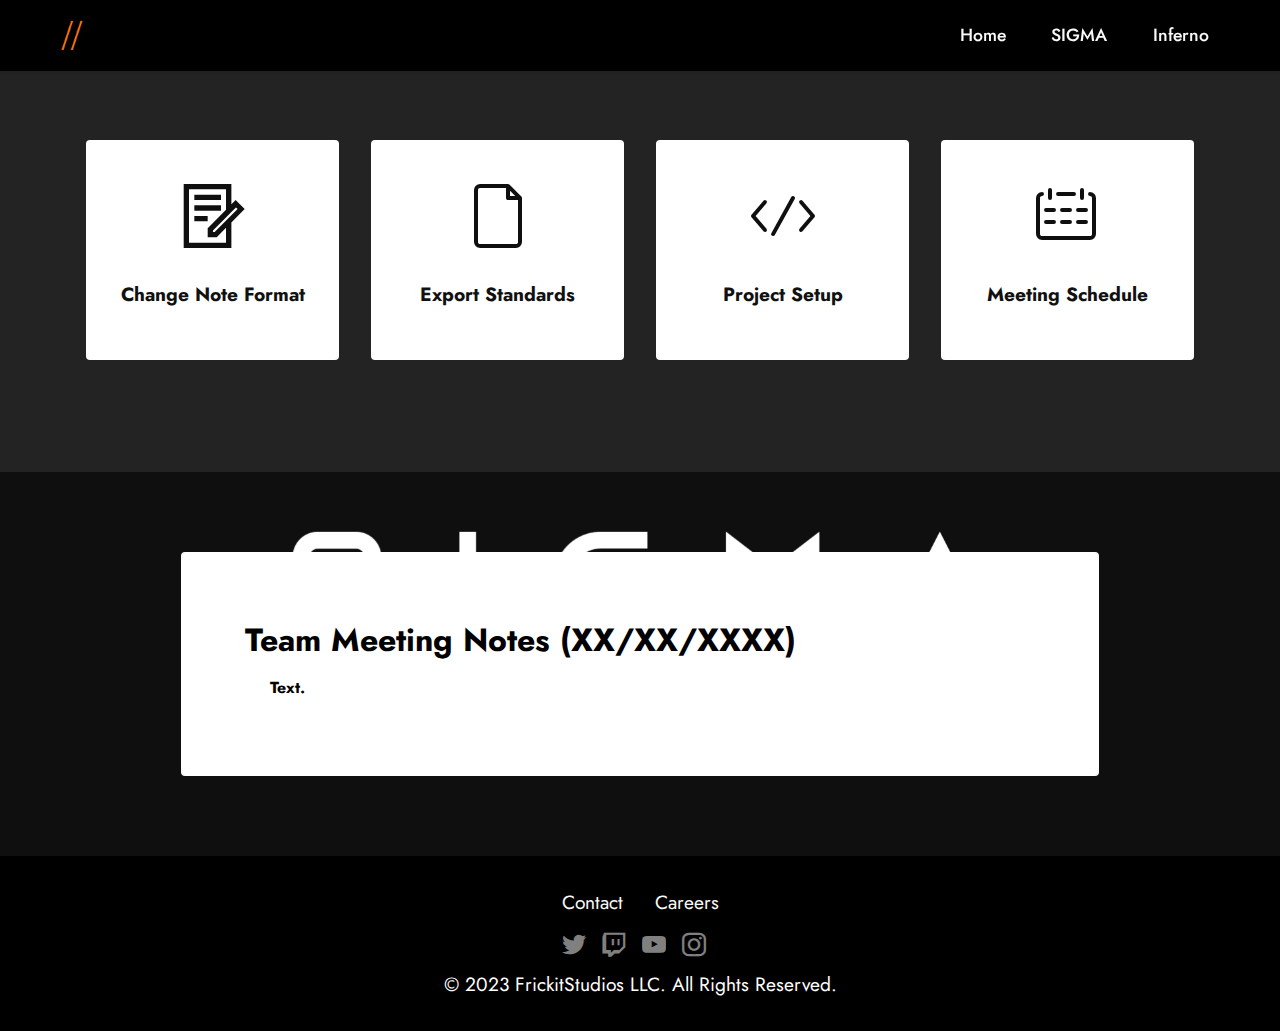
<file: SMeeting.html>
<!DOCTYPE html>
<html  >
<head>
  
  <meta charset="UTF-8">
  <meta http-equiv="X-UA-Compatible" content="IE=edge">
  
  <meta name="twitter:card" content="summary_large_image"/>
  <meta name="twitter:image:src" content="assets/images/SMeeting-meta.png">
  <meta property="og:image" content="assets/images/SMeeting-meta.png">
  <meta name="twitter:title" content="SIGMA Meeting Notes">
  <meta name="viewport" content="width=device-width, initial-scale=1, minimum-scale=1">
  <link rel="shortcut icon" href="assets/images/logo.png" type="image/x-icon">
  <meta name="description" content="A place for all developers to access links and information related to project SIGMA.">
  
  
  <title>SIGMA Meeting Notes</title>
  <link rel="stylesheet" href="assets/web/assets/mobirise-icons2/mobirise2.css">
  <link rel="stylesheet" href="assets/web/assets/mobirise-icons-bold/mobirise-icons-bold.css">
  <link rel="stylesheet" href="assets/bootstrap/css/bootstrap.min.css">
  <link rel="stylesheet" href="assets/bootstrap/css/bootstrap-grid.min.css">
  <link rel="stylesheet" href="assets/bootstrap/css/bootstrap-reboot.min.css">
  <link rel="stylesheet" href="assets/parallax/jarallax.css">
  <link rel="stylesheet" href="assets/dropdown/css/style.css">
  <link rel="stylesheet" href="assets/socicon/css/styles.css">
  <link rel="stylesheet" href="assets/theme/css/style.css">
  <link rel="preload" href="https://fonts.googleapis.com/css?family=Jost:100,200,300,400,500,600,700,800,900,100i,200i,300i,400i,500i,600i,700i,800i,900i&display=swap" as="style" onload="this.onload=null;this.rel='stylesheet'">
  <noscript><link rel="stylesheet" href="https://fonts.googleapis.com/css?family=Jost:100,200,300,400,500,600,700,800,900,100i,200i,300i,400i,500i,600i,700i,800i,900i&display=swap"></noscript>
  <link rel="preload" as="style" href="assets/mobirise/css/mbr-additional.css"><link rel="stylesheet" href="assets/mobirise/css/mbr-additional.css" type="text/css">

  
  
  
</head>
<body>
  
  <section data-bs-version="5.1" class="menu menu1 cid-t6Bc0UjXpT" once="menu" id="menu1-28">
    

    <nav class="navbar navbar-dropdown navbar-fixed-top navbar-expand-lg">
        <div class="container-fluid">
            <div class="navbar-brand">
                <span class="navbar-logo">
                    <a href="#">
                        <img src="assets/images/logo.png" alt="" style="height: 3rem;">
                    </a>
                </span>
                
            </div>
            <button class="navbar-toggler" type="button" data-toggle="collapse" data-bs-toggle="collapse" data-target="#navbarSupportedContent" data-bs-target="#navbarSupportedContent" aria-controls="navbarNavAltMarkup" aria-expanded="false" aria-label="Toggle navigation">
                <div class="hamburger">
                    <span></span>
                    <span></span>
                    <span></span>
                    <span></span>
                </div>
            </button>
            <div class="collapse navbar-collapse" id="navbarSupportedContent">
                <ul class="navbar-nav nav-dropdown nav-right" data-app-modern-menu="true"><li class="nav-item"><a class="nav-link link text-white text-primary display-4" href="index.html">Home</a></li>
                    <li class="nav-item"><a class="nav-link link text-white text-primary display-4" href="Sigma.html">SIGMA</a></li>
                    <li class="nav-item"><a class="nav-link link text-white text-primary display-4" href="#">Inferno</a>
                    </li></ul>
                
                
            </div>
        </div>
    </nav>
</section>

<section data-bs-version="5.1" class="features1 cid-t6Bc0UQ8FB" id="features2-2a">

    

    
    
    <div class="container">
        <div class="row justify-content-center">
            <div class="col-12 col-md-6 col-lg-3">
                <div class="card-wrapper">
                    <div class="card-box align-center">
                        <a href="Change.html" target="_blank"><span class="mbr-iconfont mobi-mbri-contact-form mobi-mbri" style="color: rgb(15, 15, 15); fill: rgb(15, 15, 15);"></span></a>
                        <h4 class="card-title align-center mbr-black mbr-fonts-style display-7">
                            <strong>Change Note Format</strong></h4>
                    </div>
                </div>
            </div>
            <div class="col-12 col-md-6 col-lg-3">
                <div class="card-wrapper">
                    <div class="card-box align-center">
                        <a href="SExport.html"><span class="mbr-iconfont mbrib-new-file" style="color: rgb(15, 15, 15); fill: rgb(15, 15, 15);"></span></a>
                        <h4 class="card-title align-center mbr-black mbr-fonts-style display-7">
                            <strong>Export Standards</strong></h4>
                    </div>
                </div>
            </div>
            <div class="col-12 col-md-6 col-lg-3">
                <div class="card-wrapper">
                    <div class="card-box align-center">
                        <a href="SSetup.html"><span class="mbr-iconfont mbrib-code" style="color: rgb(15, 15, 15); fill: rgb(15, 15, 15);"></span></a>
                        <h4 class="card-title align-center mbr-black mbr-fonts-style display-7"><strong>Project Setup</strong></h4>
                    </div>
                </div>
            </div>
            <div class="col-12 col-md-6 col-lg-3">
                <div class="card-wrapper">
                    <div class="card-box align-center">
                        <span class="mbr-iconfont mbrib-calendar" style="color: rgb(15, 15, 15); fill: rgb(15, 15, 15);"></span>
                        <h4 class="card-title align-center mbr-black mbr-fonts-style display-7">
                            <strong>Meeting Schedule</strong></h4>
                    </div>
                </div>
            </div>
        </div>
    </div>
</section>

<section data-bs-version="5.1" class="content15 cid-t6Bc0UCL1p mbr-parallax-background" id="content15-29">

    

    
    
    <div class="container">
        <div class="row justify-content-center">
            <div class="card col-md-12 col-lg-10">
                <div class="card-wrapper">
                    <div class="card-box align-left">
                        <h4 class="card-title mbr-fonts-style mbr-white mb-3 display-5"><strong>Team Meeting Notes (XX/XX/XXXX)</strong></h4>
                        <p class="mbr-text mbr-fonts-style display-7"></p><p style="margin-left: 25px;"><strong>Text.</strong></p><p></p>
                        
                    </div>
                </div>
            </div>
        </div>
    </div>
</section>

<section data-bs-version="5.1" class="footer3 cid-t6Bc0W2Prf" once="footers" id="footer3-2d">

    

    

    <div class="container">
        <div class="media-container-row align-center mbr-white">
            <div class="row row-links">
                <ul class="foot-menu">
                    
                    
                    
                    
                    
                <li class="foot-menu-item mbr-fonts-style display-7"><a href="#" class="text-white">Contact</a></li><li class="foot-menu-item mbr-fonts-style display-7"><a href="#" class="text-white">Careers</a></li></ul>
            </div>
            <div class="row social-row">
                <div class="social-list align-right pb-2">
                    
                    
                    
                    
                    
                    
                <div class="soc-item">
                        <a href="https://twitter.com/FrickitStudios" target="_blank">
                            <span class="mbr-iconfont mbr-iconfont-social socicon-twitter socicon"></span>
                        </a>
                    </div><div class="soc-item">
                        <a href="https://www.facebook.com/pages/Mobirise/1616226671953247" target="_blank">
                            <span class="mbr-iconfont mbr-iconfont-social socicon-twitch socicon"></span>
                        </a>
                    </div><div class="soc-item">
                        <a href="https://www.youtube.com/c/mobirise" target="_blank">
                            <span class="socicon-youtube socicon mbr-iconfont mbr-iconfont-social"></span>
                        </a>
                    </div><div class="soc-item">
                        <a href="https://instagram.com/mobirise" target="_blank">
                            <span class="socicon-instagram socicon mbr-iconfont mbr-iconfont-social"></span>
                        </a>
                    </div></div>
            </div>
            <div class="row row-copirayt">
                <p class="mbr-text mb-0 mbr-fonts-style mbr-white align-center display-7">
                    © 2023 FrickitStudios LLC. All Rights Reserved.
                </p>
            </div>
        </div>
    </div>
</section>


<script src="assets/bootstrap/js/bootstrap.bundle.min.js"></script>
  <script src="assets/parallax/jarallax.js"></script>
  <script src="assets/smoothscroll/smooth-scroll.js"></script>
  <script src="assets/ytplayer/index.js"></script>
  <script src="assets/dropdown/js/navbar-dropdown.js"></script>
  <script src="assets/theme/js/script.js"></script>
  
  
  
</body>
</html>
</file>
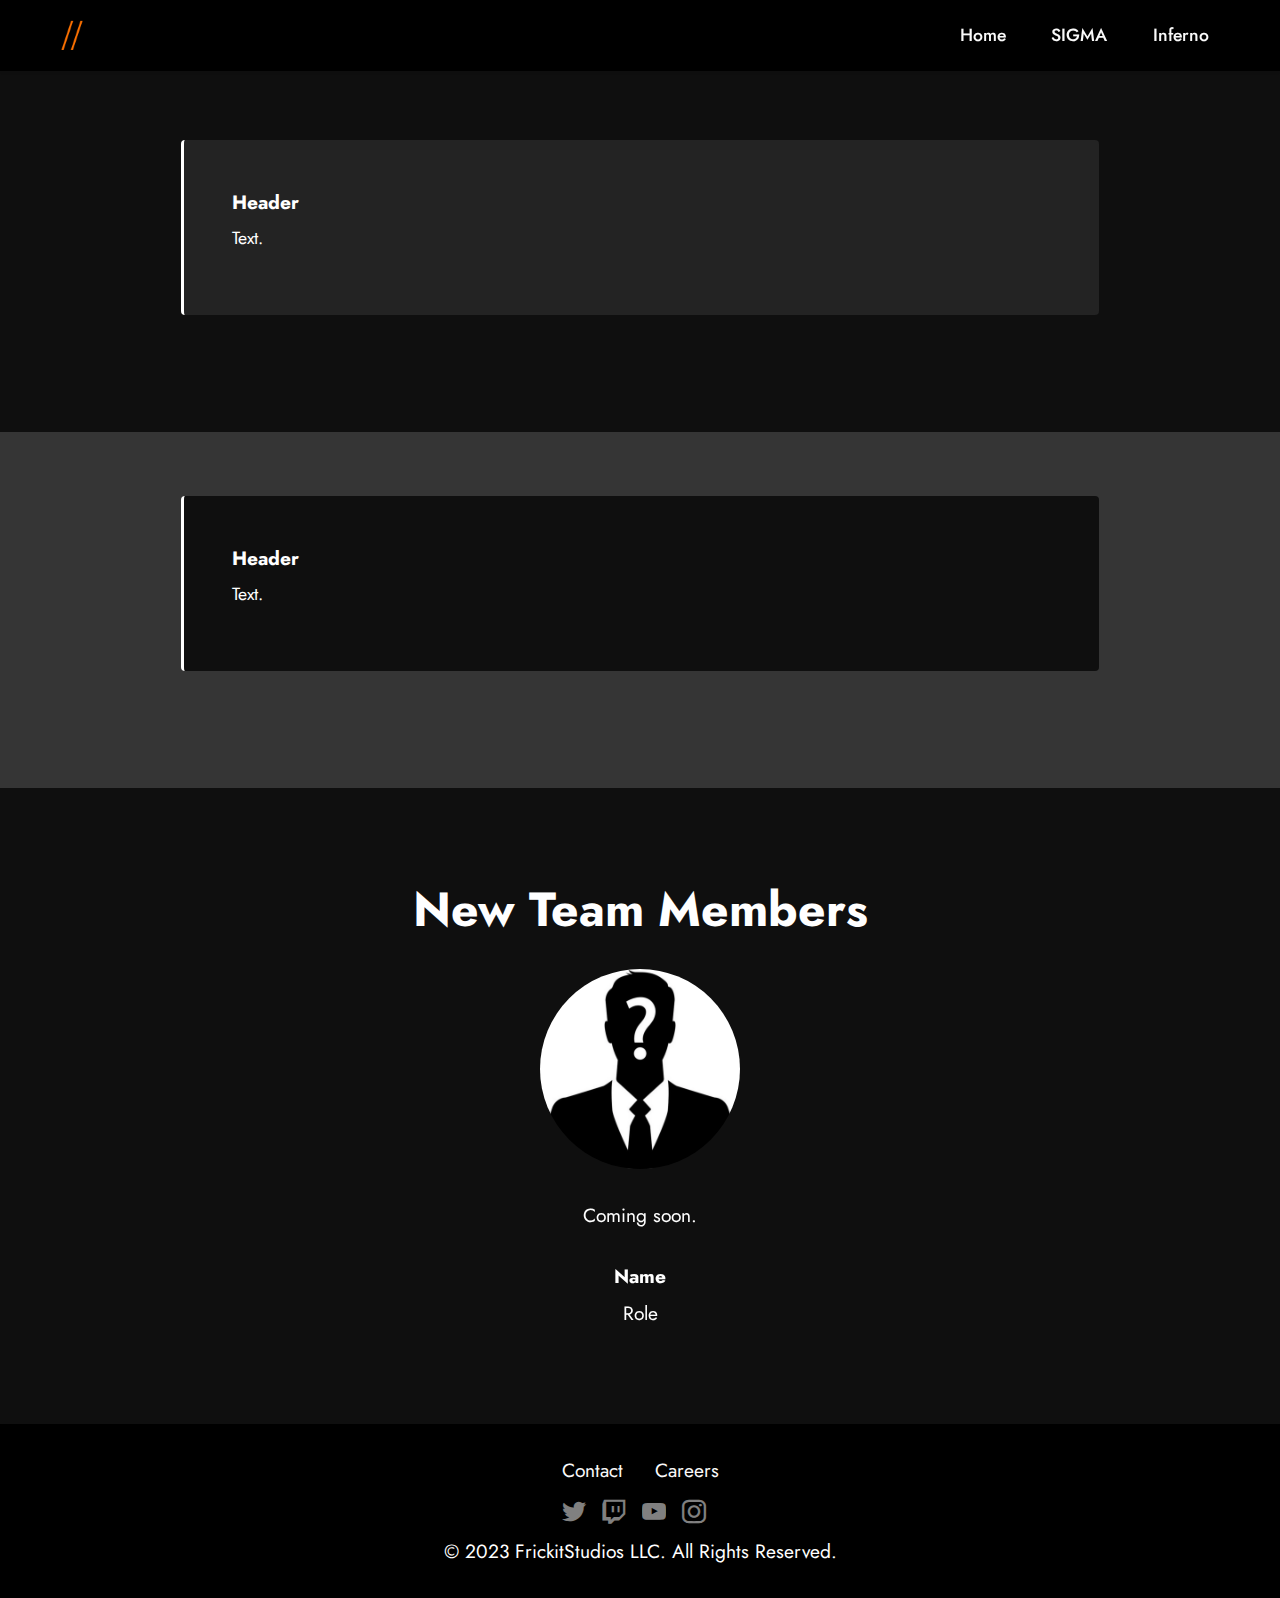
<file: SNews.html>
<!DOCTYPE html>
<html  >
<head>
  
  <meta charset="UTF-8">
  <meta http-equiv="X-UA-Compatible" content="IE=edge">
  
  <meta name="twitter:card" content="summary_large_image"/>
  <meta name="twitter:image:src" content="assets/images/SNews-meta.png">
  <meta property="og:image" content="assets/images/SNews-meta.png">
  <meta name="twitter:title" content="SIGMA News">
  <meta name="viewport" content="width=device-width, initial-scale=1, minimum-scale=1">
  <link rel="shortcut icon" href="assets/images/logo.png" type="image/x-icon">
  <meta name="description" content="Recent SIGMA news.">
  
  
  <title>SIGMA News</title>
  <link rel="stylesheet" href="assets/web/assets/mobirise-icons2/mobirise2.css">
  <link rel="stylesheet" href="assets/bootstrap/css/bootstrap.min.css">
  <link rel="stylesheet" href="assets/bootstrap/css/bootstrap-grid.min.css">
  <link rel="stylesheet" href="assets/bootstrap/css/bootstrap-reboot.min.css">
  <link rel="stylesheet" href="assets/dropdown/css/style.css">
  <link rel="stylesheet" href="assets/socicon/css/styles.css">
  <link rel="stylesheet" href="assets/theme/css/style.css">
  <link rel="preload" href="https://fonts.googleapis.com/css?family=Jost:100,200,300,400,500,600,700,800,900,100i,200i,300i,400i,500i,600i,700i,800i,900i&display=swap" as="style" onload="this.onload=null;this.rel='stylesheet'">
  <noscript><link rel="stylesheet" href="https://fonts.googleapis.com/css?family=Jost:100,200,300,400,500,600,700,800,900,100i,200i,300i,400i,500i,600i,700i,800i,900i&display=swap"></noscript>
  <link rel="preload" as="style" href="assets/mobirise/css/mbr-additional.css"><link rel="stylesheet" href="assets/mobirise/css/mbr-additional.css" type="text/css">

  
  
  
</head>
<body>
  
  <section data-bs-version="5.1" class="menu menu1 cid-t6B9SHwe6z" once="menu" id="menu1-22">
    

    <nav class="navbar navbar-dropdown navbar-fixed-top navbar-expand-lg">
        <div class="container-fluid">
            <div class="navbar-brand">
                <span class="navbar-logo">
                    <a href="#">
                        <img src="assets/images/logo.png" alt="" style="height: 3rem;">
                    </a>
                </span>
                
            </div>
            <button class="navbar-toggler" type="button" data-toggle="collapse" data-bs-toggle="collapse" data-target="#navbarSupportedContent" data-bs-target="#navbarSupportedContent" aria-controls="navbarNavAltMarkup" aria-expanded="false" aria-label="Toggle navigation">
                <div class="hamburger">
                    <span></span>
                    <span></span>
                    <span></span>
                    <span></span>
                </div>
            </button>
            <div class="collapse navbar-collapse" id="navbarSupportedContent">
                <ul class="navbar-nav nav-dropdown nav-right" data-app-modern-menu="true"><li class="nav-item"><a class="nav-link link text-white text-primary display-4" href="index.html">Home</a></li>
                    <li class="nav-item"><a class="nav-link link text-white text-primary display-4" href="Sigma.html">SIGMA</a></li>
                    <li class="nav-item"><a class="nav-link link text-white text-primary display-4" href="#">Inferno</a>
                    </li></ul>
                
                
            </div>
        </div>
    </nav>
</section>

<section data-bs-version="5.1" class="content7 cid-thNwyykPu8" id="content7-2t">
    
    <div class="container">
        <div class="row justify-content-center">
            <div class="col-12 col-md-10">
                <blockquote>
                <h5 class="mbr-section-title mbr-fonts-style mb-2 display-7"><strong>Header</strong></h5>
                <p class="mbr-text mbr-fonts-style display-4">Text.</p></blockquote>
            </div>
        </div>
    </div>
</section>

<section data-bs-version="5.1" class="content7 cid-t6B9SHU9N4" id="content7-23">
    
    <div class="container">
        <div class="row justify-content-center">
            <div class="col-12 col-md-10">
                <blockquote>
                <h5 class="mbr-section-title mbr-fonts-style mb-2 display-7"><strong>Header</strong></h5>
                <p class="mbr-text mbr-fonts-style display-4">Text.</p></blockquote>
            </div>
        </div>
    </div>
</section>

<section data-bs-version="5.1" class="people5 mbr-embla cid-t6B9SIqxBb" id="people5-25">

    

    
    

    <div class="position-relative text-center">
        <h3 class="mb-4 mbr-fonts-style display-2">
            <strong>New Team Members</strong></h3>

        <div class="embla" data-skip-snaps="true" data-align="center" data-auto-play-interval="5" data-draggable="true">
            <div class="embla__viewport container-fluid">
                <div class="embla__container">
                    <div class="embla__slide slider-image item active" style="margin-left: 7rem; margin-right: 7rem;">
                        <div class="user">
                            <div class="user_image">
                                <div class="item-wrapper position-relative">
                                    <img src="assets/images/unknown.webp" alt="" data-slide-to="0" data-bs-slide-to="0">
                                </div>
                            </div>
                            <div class="user_text mb-4">
                                <p class="mbr-fonts-style display-7">Coming soon.</p>
                            </div>
                            <div class="user_name mbr-fonts-style mb-2 display-7"><strong>Name</strong></div>
                            <div class="user_desk mbr-fonts-style display-7">
                                Role</div>
                        </div>
                    </div>
                    
                    
                </div>
            </div>
            <button class="embla__button embla__button--prev">
                <span class="mobi-mbri mobi-mbri-arrow-prev mbr-iconfont" aria-hidden="true"></span>
                <span class="sr-only visually-hidden visually-hidden">Previous</span>
            </button>
            <button class="embla__button embla__button--next">
                <span class="mobi-mbri mobi-mbri-arrow-next mbr-iconfont" aria-hidden="true"></span>
                <span class="sr-only visually-hidden visually-hidden">Next</span>
            </button>
        </div>
    </div>
</section>

<section data-bs-version="5.1" class="footer3 cid-t6B9SJciJy" once="footers" id="footer3-27">

    

    

    <div class="container">
        <div class="media-container-row align-center mbr-white">
            <div class="row row-links">
                <ul class="foot-menu">
                    
                    
                    
                    
                    
                <li class="foot-menu-item mbr-fonts-style display-7"><a href="#" class="text-white">Contact</a></li><li class="foot-menu-item mbr-fonts-style display-7"><a href="#" class="text-white">Careers</a></li></ul>
            </div>
            <div class="row social-row">
                <div class="social-list align-right pb-2">
                    
                    
                    
                    
                    
                    
                <div class="soc-item">
                        <a href="https://twitter.com/FrickitStudios" target="_blank">
                            <span class="mbr-iconfont mbr-iconfont-social socicon-twitter socicon"></span>
                        </a>
                    </div><div class="soc-item">
                        <a href="https://www.facebook.com/pages/Mobirise/1616226671953247" target="_blank">
                            <span class="mbr-iconfont mbr-iconfont-social socicon-twitch socicon"></span>
                        </a>
                    </div><div class="soc-item">
                        <a href="https://www.youtube.com/c/mobirise" target="_blank">
                            <span class="socicon-youtube socicon mbr-iconfont mbr-iconfont-social"></span>
                        </a>
                    </div><div class="soc-item">
                        <a href="https://instagram.com/mobirise" target="_blank">
                            <span class="socicon-instagram socicon mbr-iconfont mbr-iconfont-social"></span>
                        </a>
                    </div></div>
            </div>
            <div class="row row-copirayt">
                <p class="mbr-text mb-0 mbr-fonts-style mbr-white align-center display-7">
                    © 2023 FrickitStudios LLC. All Rights Reserved.
                </p>
            </div>
        </div>
    </div>
</section>


<script src="assets/bootstrap/js/bootstrap.bundle.min.js"></script>
  <script src="assets/smoothscroll/smooth-scroll.js"></script>
  <script src="assets/ytplayer/index.js"></script>
  <script src="assets/dropdown/js/navbar-dropdown.js"></script>
  <script src="assets/embla/embla.min.js"></script>
  <script src="assets/embla/script.js"></script>
  <script src="assets/theme/js/script.js"></script>
  
  
  
</body>
</html>
</file>
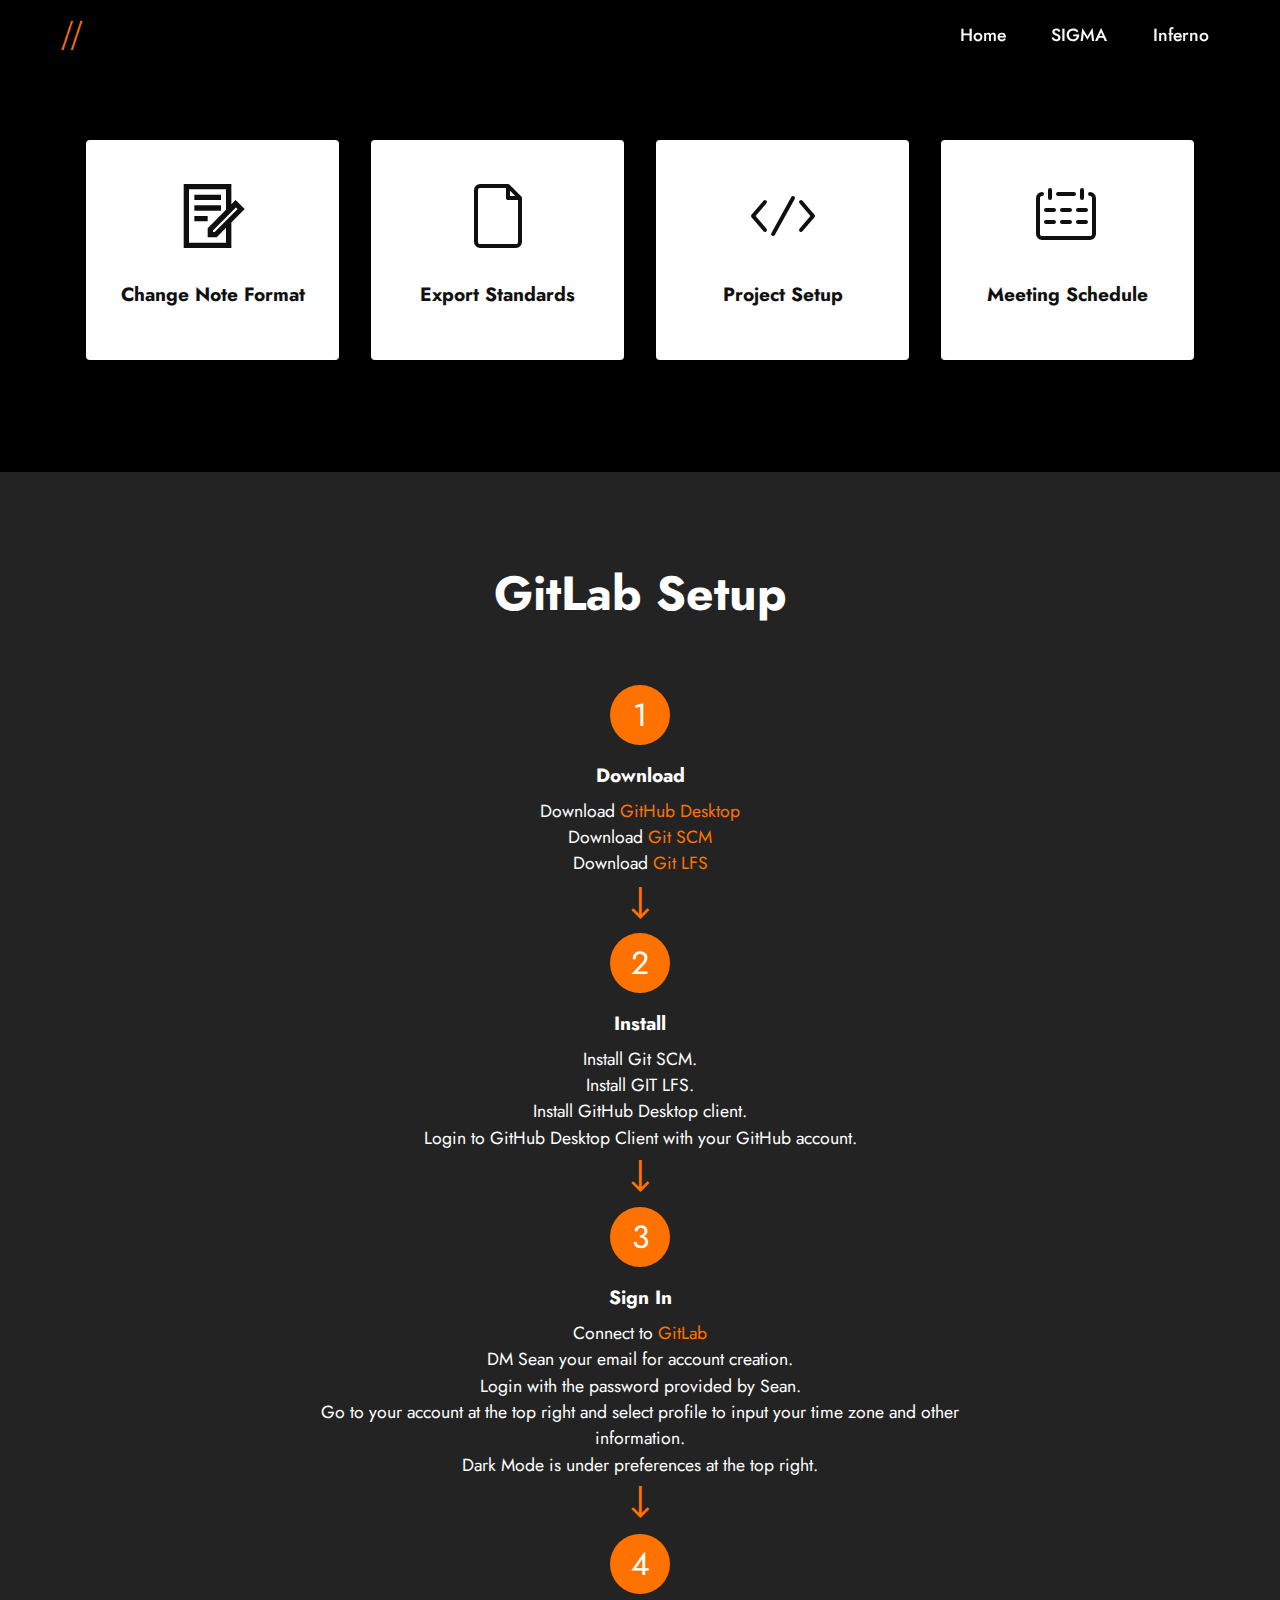
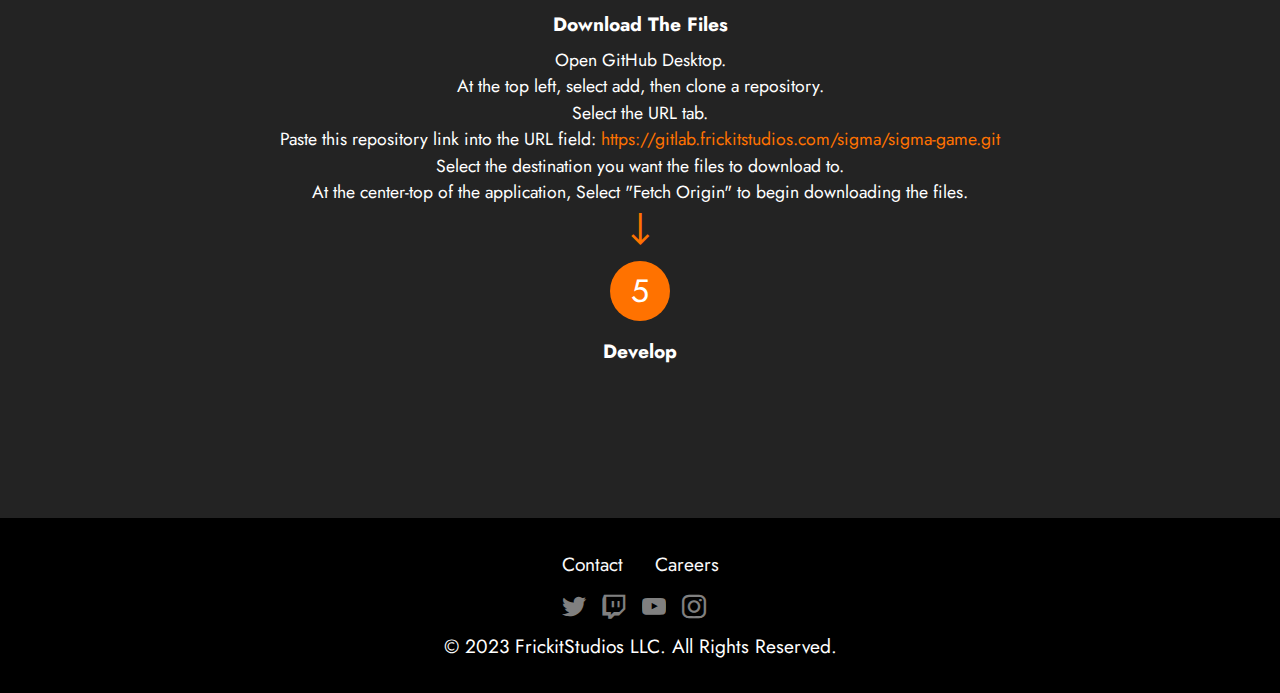
<file: SSetup.html>
<!DOCTYPE html>
<html  >
<head>
  
  <meta charset="UTF-8">
  <meta http-equiv="X-UA-Compatible" content="IE=edge">
  
  <meta name="twitter:card" content="summary_large_image"/>
  <meta name="twitter:image:src" content="assets/images/SSetup-meta.png">
  <meta property="og:image" content="assets/images/SSetup-meta.png">
  <meta name="twitter:title" content="SIGMA | Setup">
  <meta name="viewport" content="width=device-width, initial-scale=1, minimum-scale=1">
  <link rel="shortcut icon" href="assets/images/logo.png" type="image/x-icon">
  <meta name="description" content="Connecting to and setting up project SIGMA.">
  
  
  <title>SIGMA | Setup</title>
  <link rel="stylesheet" href="assets/web/assets/mobirise-icons2/mobirise2.css">
  <link rel="stylesheet" href="assets/web/assets/mobirise-icons-bold/mobirise-icons-bold.css">
  <link rel="stylesheet" href="assets/bootstrap/css/bootstrap.min.css">
  <link rel="stylesheet" href="assets/bootstrap/css/bootstrap-grid.min.css">
  <link rel="stylesheet" href="assets/bootstrap/css/bootstrap-reboot.min.css">
  <link rel="stylesheet" href="assets/dropdown/css/style.css">
  <link rel="stylesheet" href="assets/socicon/css/styles.css">
  <link rel="stylesheet" href="assets/theme/css/style.css">
  <link rel="preload" href="https://fonts.googleapis.com/css?family=Jost:100,200,300,400,500,600,700,800,900,100i,200i,300i,400i,500i,600i,700i,800i,900i&display=swap" as="style" onload="this.onload=null;this.rel='stylesheet'">
  <noscript><link rel="stylesheet" href="https://fonts.googleapis.com/css?family=Jost:100,200,300,400,500,600,700,800,900,100i,200i,300i,400i,500i,600i,700i,800i,900i&display=swap"></noscript>
  <link rel="preload" as="style" href="assets/mobirise/css/mbr-additional.css"><link rel="stylesheet" href="assets/mobirise/css/mbr-additional.css" type="text/css">

  
  
  
</head>
<body>
  
  <section data-bs-version="5.1" class="menu menu1 cid-t6wc52xbry" once="menu" id="menu1-1i">
    

    <nav class="navbar navbar-dropdown navbar-fixed-top navbar-expand-lg">
        <div class="container-fluid">
            <div class="navbar-brand">
                <span class="navbar-logo">
                    <a href="#">
                        <img src="assets/images/logo.png" alt="" style="height: 3rem;">
                    </a>
                </span>
                
            </div>
            <button class="navbar-toggler" type="button" data-toggle="collapse" data-bs-toggle="collapse" data-target="#navbarSupportedContent" data-bs-target="#navbarSupportedContent" aria-controls="navbarNavAltMarkup" aria-expanded="false" aria-label="Toggle navigation">
                <div class="hamburger">
                    <span></span>
                    <span></span>
                    <span></span>
                    <span></span>
                </div>
            </button>
            <div class="collapse navbar-collapse" id="navbarSupportedContent">
                <ul class="navbar-nav nav-dropdown nav-right" data-app-modern-menu="true"><li class="nav-item"><a class="nav-link link text-white text-primary display-4" href="index.html">Home</a></li>
                    <li class="nav-item"><a class="nav-link link text-white text-primary display-4" href="Sigma.html">SIGMA</a></li>
                    <li class="nav-item"><a class="nav-link link text-white text-primary display-4" href="#">Inferno</a>
                    </li></ul>
                
                
            </div>
        </div>
    </nav>
</section>

<section data-bs-version="5.1" class="features1 cid-t6wiZ3pJqE" id="features2-1t">

    

    
    
    <div class="container">
        <div class="row justify-content-center">
            <div class="col-12 col-md-6 col-lg-3">
                <div class="card-wrapper">
                    <div class="card-box align-center">
                        <a href="Change.html"><span class="mbr-iconfont mobi-mbri-contact-form mobi-mbri" style="color: rgb(15, 15, 15); fill: rgb(15, 15, 15);"></span></a>
                        <h4 class="card-title align-center mbr-black mbr-fonts-style display-7">
                            <strong>Change Note Format</strong></h4>
                    </div>
                </div>
            </div>
            <div class="col-12 col-md-6 col-lg-3">
                <div class="card-wrapper">
                    <div class="card-box align-center">
                        <a href="SExport.html"><span class="mbr-iconfont mbrib-new-file" style="color: rgb(15, 15, 15); fill: rgb(15, 15, 15);"></span></a>
                        <h4 class="card-title align-center mbr-black mbr-fonts-style display-7">
                            <strong>Export Standards</strong></h4>
                    </div>
                </div>
            </div>
            <div class="col-12 col-md-6 col-lg-3">
                <div class="card-wrapper">
                    <div class="card-box align-center">
                        <a href="SSetup.html"><span class="mbr-iconfont mbrib-code" style="color: rgb(15, 15, 15); fill: rgb(15, 15, 15);"></span></a>
                        <h4 class="card-title align-center mbr-black mbr-fonts-style display-7"><strong>Project Setup</strong></h4>
                    </div>
                </div>
            </div>
            <div class="col-12 col-md-6 col-lg-3">
                <div class="card-wrapper">
                    <div class="card-box align-center">
                        <span class="mbr-iconfont mbrib-calendar" style="color: rgb(15, 15, 15); fill: rgb(15, 15, 15);"></span>
                        <h4 class="card-title align-center mbr-black mbr-fonts-style display-7">
                            <strong>Meeting Schedule</strong></h4>
                    </div>
                </div>
            </div>
        </div>
    </div>
</section>

<section data-bs-version="5.1" class="features20 cid-t6wccAojGZ" id="features21-1m">

    

    
    
    <div class="container">
        <div class="row justify-content-center">
            <div class="col-md-12 col-lg-9">
                <div class="card-wrapper mb-4">
                    <div class="card-box align-center">
                        <h4 class="card-title mbr-fonts-style mb-4 display-2">
                            <strong>GitLab Setup</strong></h4>
                        
                        
                    </div>
                </div>
            </div>
            <div class="col-12 col-md-8">
                <div class="item mbr-flex">
                    <div class="icon-wrap w-100">
                        <div class="icon-box">
                            <span class="step-number mbr-fonts-style display-5">1</span>
                        </div>
                    </div>
                    <div class="text-box">
                        <h4 class="icon-title card-title mbr-black mbr-fonts-style display-7">
                            <strong>Download</strong></h4>
                        <h5 class="icon-text mbr-black mbr-fonts-style display-4">Download <a href="https://desktop.github.com/" class="text-primary" target="_blank">GitHub Desktop</a><div>Download <a href="https://git-scm.com/" class="text-primary" target="_blank">Git SCM</a></div><div>Download&nbsp;<a href="https://git-lfs.github.com/" class="text-primary" target="_blank">Git LFS</a></div></h5>
                    </div>
                </div>
                <div class="item mbr-flex">
                    <div class="icon-wrap w-100">
                        <div class="icon-box">
                            <span class="step-number mbr-fonts-style display-5">2</span>
                        </div>
                    </div>
                    <div class="text-box">
                        <h4 class="icon-title card-title mbr-black mbr-fonts-style display-7"><strong>Install</strong></h4>
                        <h5 class="icon-text mbr-black mbr-fonts-style display-4">Install Git SCM.
<div>Install GIT LFS.
</div><div>Install GitHub Desktop client.
</div><div>Login to GitHub Desktop Client with your GitHub account.</div></h5>
                    </div>
                </div>
                <div class="item mbr-flex">
                    <div class="icon-wrap w-100">
                        <div class="icon-box">
                            <span class="step-number mbr-fonts-style display-5">3</span>
                        </div>
                    </div>
                    <div class="text-box">
                        <h4 class="icon-title card-title mbr-black mbr-fonts-style display-7">
                            <strong>Sign In</strong></h4>
                        <h5 class="icon-text mbr-black mbr-fonts-style display-4">Connect to <a href="http://gitlab.frickitstudios.com/" class="text-primary" target="_blank">GitLab</a><div>DM Sean your email for account creation.
</div><div>Login with the password provided by Sean.
</div><div>Go to your account at the top right and select profile to input your time zone and other information.
</div><div>Dark Mode is under preferences at the top right.</div></h5>
                    </div>
                </div>
                <div class="item mbr-flex">
                    <div class="icon-wrap w-100">
                        <div class="icon-box">
                            <span class="step-number mbr-fonts-style display-5">4</span>
                        </div>
                    </div>
                    <div class="text-box">
                        <h4 class="icon-title card-title mbr-black mbr-fonts-style display-7">
                            <strong>Download The Files</strong></h4>
                        <h5 class="icon-text mbr-black mbr-fonts-style display-4">Open GitHub Desktop.
<div>At the top left, select add, then clone a repository.
</div><div>Select the URL tab.
</div><div>Paste this repository link into the URL field: <a href="https://gitlab.frickitstudios.com/sigma/sigma-game.git" class="text-primary" target="_blank">https://gitlab.frickitstudios.com/sigma/sigma-game.git</a>
</div><div>Select the destination you want the files to download to.
</div><div>At the center-top of the application, Select "Fetch Origin" to begin downloading the files.</div></h5>
                    </div>
                </div>
                <div class="item mbr-flex last">
                    <div class="icon-wrap w-100">
                        <div class="icon-box">
                            <span class="step-number mbr-fonts-style display-5">5</span>
                        </div>
                    </div>
                    <div class="text-box">
                        <h4 class="icon-title card-title mbr-black mbr-fonts-style display-7"><strong>Develop</strong></h4>
                        <h5 class="icon-text mbr-black mbr-fonts-style display-4"></h5>
                    </div>
                </div>
                
                
                
                
                
            </div>
        </div>
    </div>
</section>

<section data-bs-version="5.1" class="footer3 cid-t6wc53qDeb" once="footers" id="footer3-1l">

    

    

    <div class="container">
        <div class="media-container-row align-center mbr-white">
            <div class="row row-links">
                <ul class="foot-menu">
                    
                    
                    
                    
                    
                <li class="foot-menu-item mbr-fonts-style display-7"><a href="#" class="text-white">Contact</a></li><li class="foot-menu-item mbr-fonts-style display-7"><a href="#" class="text-white">Careers</a></li></ul>
            </div>
            <div class="row social-row">
                <div class="social-list align-right pb-2">
                    
                    
                    
                    
                    
                    
                <div class="soc-item">
                        <a href="https://twitter.com/FrickitStudios" target="_blank">
                            <span class="mbr-iconfont mbr-iconfont-social socicon-twitter socicon"></span>
                        </a>
                    </div><div class="soc-item">
                        <a href="https://www.facebook.com/pages/Mobirise/1616226671953247" target="_blank">
                            <span class="mbr-iconfont mbr-iconfont-social socicon-twitch socicon"></span>
                        </a>
                    </div><div class="soc-item">
                        <a href="https://www.youtube.com/c/mobirise" target="_blank">
                            <span class="socicon-youtube socicon mbr-iconfont mbr-iconfont-social"></span>
                        </a>
                    </div><div class="soc-item">
                        <a href="https://instagram.com/mobirise" target="_blank">
                            <span class="socicon-instagram socicon mbr-iconfont mbr-iconfont-social"></span>
                        </a>
                    </div></div>
            </div>
            <div class="row row-copirayt">
                <p class="mbr-text mb-0 mbr-fonts-style mbr-white align-center display-7">
                    © 2023 FrickitStudios LLC. All Rights Reserved.
                </p>
            </div>
        </div>
    </div>
</section>


<script src="assets/bootstrap/js/bootstrap.bundle.min.js"></script>
  <script src="assets/smoothscroll/smooth-scroll.js"></script>
  <script src="assets/ytplayer/index.js"></script>
  <script src="assets/dropdown/js/navbar-dropdown.js"></script>
  <script src="assets/theme/js/script.js"></script>
  
  
  
</body>
</html>
</file>
<file: assets/web/assets/mobirise-icons2/mobirise2.css>
@font-face {
  font-family: 'Moririse2';
  font-display: swap;
  src:  url('mobirise2.eot?f2bix4');
  src:  url('mobirise2.eot?f2bix4#iefix') format('embedded-opentype'),
    url('mobirise2.ttf?f2bix4') format('truetype'),
    url('mobirise2.woff?f2bix4') format('woff'),
    url('mobirise2.svg?f2bix4#mobirise2') format('svg');
  font-weight: normal;
  font-style: normal;
}

[class^="mobi-"], [class*=" mobi-"] {
  /* use !important to prevent issues with browser extensions that change fonts */
  font-family: 'Moririse2' !important;
  speak: none;
  font-style: normal;
  font-weight: normal;
  font-variant: normal;
  text-transform: none;
  line-height: 1;

  /* Better Font Rendering =========== */
  -webkit-font-smoothing: antialiased;
  -moz-osx-font-smoothing: grayscale;
}

.mobi-mbri-add-submenu:before {
  content: "\e900";
}
.mobi-mbri-alert:before {
  content: "\e901";
}
.mobi-mbri-align-center:before {
  content: "\e902";
}
.mobi-mbri-align-justify:before {
  content: "\e903";
}
.mobi-mbri-align-left:before {
  content: "\e904";
}
.mobi-mbri-align-right:before {
  content: "\e905";
}
.mobi-mbri-android:before {
  content: "\e906";
}
.mobi-mbri-apple:before {
  content: "\e907";
}
.mobi-mbri-arrow-down:before {
  content: "\e908";
}
.mobi-mbri-arrow-next:before {
  content: "\e909";
}
.mobi-mbri-arrow-prev:before {
  content: "\e90a";
}
.mobi-mbri-arrow-up:before {
  content: "\e90b";
}
.mobi-mbri-bold:before {
  content: "\e90c";
}
.mobi-mbri-bookmark:before {
  content: "\e90d";
}
.mobi-mbri-bootstrap:before {
  content: "\e90e";
}
.mobi-mbri-briefcase:before {
  content: "\e90f";
}
.mobi-mbri-browse:before {
  content: "\e910";
}
.mobi-mbri-bulleted-list:before {
  content: "\e911";
}
.mobi-mbri-calendar:before {
  content: "\e912";
}
.mobi-mbri-camera:before {
  content: "\e913";
}
.mobi-mbri-cart-add:before {
  content: "\e914";
}
.mobi-mbri-cart-full:before {
  content: "\e915";
}
.mobi-mbri-cash:before {
  content: "\e916";
}
.mobi-mbri-change-style:before {
  content: "\e917";
}
.mobi-mbri-chat:before {
  content: "\e918";
}
.mobi-mbri-clock:before {
  content: "\e919";
}
.mobi-mbri-close:before {
  content: "\e91a";
}
.mobi-mbri-cloud:before {
  content: "\e91b";
}
.mobi-mbri-code:before {
  content: "\e91c";
}
.mobi-mbri-contact-form:before {
  content: "\e91d";
}
.mobi-mbri-credit-card:before {
  content: "\e91e";
}
.mobi-mbri-cursor-click:before {
  content: "\e91f";
}
.mobi-mbri-cust-feedback:before {
  content: "\e920";
}
.mobi-mbri-database:before {
  content: "\e921";
}
.mobi-mbri-delivery:before {
  content: "\e922";
}
.mobi-mbri-desktop:before {
  content: "\e923";
}
.mobi-mbri-devices:before {
  content: "\e924";
}
.mobi-mbri-down:before {
  content: "\e925";
}
.mobi-mbri-download-2:before {
  content: "\e926";
}
.mobi-mbri-download:before {
  content: "\e927";
}
.mobi-mbri-drag-n-drop-2:before {
  content: "\e928";
}
.mobi-mbri-drag-n-drop:before {
  content: "\e929";
}
.mobi-mbri-edit-2:before {
  content: "\e92a";
}
.mobi-mbri-edit:before {
  content: "\e92b";
}
.mobi-mbri-error:before {
  content: "\e92c";
}
.mobi-mbri-extension:before {
  content: "\e92d";
}
.mobi-mbri-features:before {
  content: "\e92e";
}
.mobi-mbri-file:before {
  content: "\e92f";
}
.mobi-mbri-flag:before {
  content: "\e930";
}
.mobi-mbri-folder:before {
  content: "\e931";
}
.mobi-mbri-gift:before {
  content: "\e932";
}
.mobi-mbri-github:before {
  content: "\e933";
}
.mobi-mbri-globe-2:before {
  content: "\e934";
}
.mobi-mbri-globe:before {
  content: "\e935";
}
.mobi-mbri-growing-chart:before {
  content: "\e936";
}
.mobi-mbri-hearth:before {
  content: "\e937";
}
.mobi-mbri-help:before {
  content: "\e938";
}
.mobi-mbri-home:before {
  content: "\e939";
}
.mobi-mbri-hot-cup:before {
  content: "\e93a";
}
.mobi-mbri-idea:before {
  content: "\e93b";
}
.mobi-mbri-image-gallery:before {
  content: "\e93c";
}
.mobi-mbri-image-slider:before {
  content: "\e93d";
}
.mobi-mbri-info:before {
  content: "\e93e";
}
.mobi-mbri-italic:before {
  content: "\e93f";
}
.mobi-mbri-key:before {
  content: "\e940";
}
.mobi-mbri-laptop:before {
  content: "\e941";
}
.mobi-mbri-layers:before {
  content: "\e942";
}
.mobi-mbri-left-right:before {
  content: "\e943";
}
.mobi-mbri-left:before {
  content: "\e944";
}
.mobi-mbri-letter:before {
  content: "\e945";
}
.mobi-mbri-like:before {
  content: "\e946";
}
.mobi-mbri-link:before {
  content: "\e947";
}
.mobi-mbri-lock:before {
  content: "\e948";
}
.mobi-mbri-login:before {
  content: "\e949";
}
.mobi-mbri-logout:before {
  content: "\e94a";
}
.mobi-mbri-magic-stick:before {
  content: "\e94b";
}
.mobi-mbri-map-pin:before {
  content: "\e94c";
}
.mobi-mbri-menu:before {
  content: "\e94d";
}
.mobi-mbri-mobile-2:before {
  content: "\e94e";
}
.mobi-mbri-mobile-horizontal:before {
  content: "\e94f";
}
.mobi-mbri-mobile:before {
  content: "\e950";
}
.mobi-mbri-mobirise:before {
  content: "\e951";
}
.mobi-mbri-more-horizontal:before {
  content: "\e952";
}
.mobi-mbri-more-vertical:before {
  content: "\e953";
}
.mobi-mbri-music:before {
  content: "\e954";
}
.mobi-mbri-new-file:before {
  content: "\e955";
}
.mobi-mbri-numbered-list:before {
  content: "\e956";
}
.mobi-mbri-opened-folder:before {
  content: "\e957";
}
.mobi-mbri-pages:before {
  content: "\e958";
}
.mobi-mbri-paper-plane:before {
  content: "\e959";
}
.mobi-mbri-paperclip:before {
  content: "\e95a";
}
.mobi-mbri-phone:before {
  content: "\e95b";
}
.mobi-mbri-photo:before {
  content: "\e95c";
}
.mobi-mbri-photos:before {
  content: "\e95d";
}
.mobi-mbri-pin:before {
  content: "\e95e";
}
.mobi-mbri-play:before {
  content: "\e95f";
}
.mobi-mbri-plus:before {
  content: "\e960";
}
.mobi-mbri-preview:before {
  content: "\e961";
}
.mobi-mbri-print:before {
  content: "\e962";
}
.mobi-mbri-protect:before {
  content: "\e963";
}
.mobi-mbri-question:before {
  content: "\e964";
}
.mobi-mbri-quote-left:before {
  content: "\e965";
}
.mobi-mbri-quote-right:before {
  content: "\e966";
}
.mobi-mbri-redo:before {
  content: "\e967";
}
.mobi-mbri-refresh:before {
  content: "\e968";
}
.mobi-mbri-responsive-2:before {
  content: "\e969";
}
.mobi-mbri-responsive:before {
  content: "\e96a";
}
.mobi-mbri-right:before {
  content: "\e96b";
}
.mobi-mbri-rocket:before {
  content: "\e96c";
}
.mobi-mbri-sad-face:before {
  content: "\e96d";
}
.mobi-mbri-sale:before {
  content: "\e96e";
}
.mobi-mbri-save:before {
  content: "\e96f";
}
.mobi-mbri-search:before {
  content: "\e970";
}
.mobi-mbri-setting-2:before {
  content: "\e971";
}
.mobi-mbri-setting-3:before {
  content: "\e972";
}
.mobi-mbri-setting:before {
  content: "\e973";
}
.mobi-mbri-share:before {
  content: "\e974";
}
.mobi-mbri-shopping-bag:before {
  content: "\e975";
}
.mobi-mbri-shopping-basket:before {
  content: "\e976";
}
.mobi-mbri-shopping-cart:before {
  content: "\e977";
}
.mobi-mbri-sites:before {
  content: "\e978";
}
.mobi-mbri-smile-face:before {
  content: "\e979";
}
.mobi-mbri-speed:before {
  content: "\e97a";
}
.mobi-mbri-star:before {
  content: "\e97b";
}
.mobi-mbri-success:before {
  content: "\e97c";
}
.mobi-mbri-sun:before {
  content: "\e97d";
}
.mobi-mbri-sun2:before {
  content: "\e97e";
}
.mobi-mbri-tablet-vertical:before {
  content: "\e97f";
}
.mobi-mbri-tablet:before {
  content: "\e980";
}
.mobi-mbri-target:before {
  content: "\e981";
}
.mobi-mbri-timer:before {
  content: "\e982";
}
.mobi-mbri-to-ftp:before {
  content: "\e983";
}
.mobi-mbri-to-local-drive:before {
  content: "\e984";
}
.mobi-mbri-touch-swipe:before {
  content: "\e985";
}
.mobi-mbri-touch:before {
  content: "\e986";
}
.mobi-mbri-trash:before {
  content: "\e987";
}
.mobi-mbri-underline:before {
  content: "\e988";
}
.mobi-mbri-undo:before {
  content: "\e989";
}
.mobi-mbri-unlink:before {
  content: "\e98a";
}
.mobi-mbri-unlock:before {
  content: "\e98b";
}
.mobi-mbri-up-down:before {
  content: "\e98c";
}
.mobi-mbri-up:before {
  content: "\e98d";
}
.mobi-mbri-update:before {
  content: "\e98e";
}
.mobi-mbri-upload-2:before {
  content: "\e98f";
}
.mobi-mbri-upload:before {
  content: "\e990";
}
.mobi-mbri-user-2:before {
  content: "\e991";
}
.mobi-mbri-user:before {
  content: "\e992";
}
.mobi-mbri-users:before {
  content: "\e993";
}
.mobi-mbri-video-play:before {
  content: "\e994";
}
.mobi-mbri-video:before {
  content: "\e995";
}
.mobi-mbri-watch:before {
  content: "\e996";
}
.mobi-mbri-website-theme-2:before {
  content: "\e997";
}
.mobi-mbri-website-theme:before {
  content: "\e998";
}
.mobi-mbri-wifi:before {
  content: "\e999";
}
.mobi-mbri-windows:before {
  content: "\e99a";
}
.mobi-mbri-zoom-in:before {
  content: "\e99b";
}
.mobi-mbri-zoom-out:before {
  content: "\e99c";
}
</file>
<file: assets/web/assets/mobirise-icons-bold/mobirise-icons-bold.css>
@font-face {
  font-family: 'mobirise-icons-bold';
  font-display: swap;
  src:  url('mobirise-icons-bold.eot?m1l4yr');
  src:  url('mobirise-icons-bold.eot?m1l4yr#iefix') format('embedded-opentype'),
    url('mobirise-icons-bold.ttf?m1l4yr') format('truetype'),
    url('mobirise-icons-bold.woff?m1l4yr') format('woff'),
    url('mobirise-icons-bold.svg?m1l4yr#mobirise-icons-bold') format('svg');
  font-weight: normal;
  font-style: normal;
}

[class^="mbrib-"], [class*="mbrib-"] {
  /* use !important to prevent issues with browser extensions that change fonts */
  font-family: 'mobirise-icons-bold' !important;
  speak: none;
  font-style: normal;
  font-weight: normal;
  font-variant: normal;
  text-transform: none;
  line-height: 1;

  /* Better Font Rendering =========== */
  -webkit-font-smoothing: antialiased;
  -moz-osx-font-smoothing: grayscale;
}

.mbrib-add-submenu:before {
  content: "\e900";
}
.mbrib-alert:before {
  content: "\e901";
}
.mbrib-align-center:before {
  content: "\e902";
}
.mbrib-align-justify:before {
  content: "\e903";
}
.mbrib-align-left:before {
  content: "\e904";
}
.mbrib-align-right:before {
  content: "\e905";
}
.mbrib-android:before {
  content: "\e906";
}
.mbrib-apple:before {
  content: "\e907";
}
.mbrib-arrow-down:before {
  content: "\e908";
}
.mbrib-arrow-next:before {
  content: "\e909";
}
.mbrib-arrow-prev:before {
  content: "\e90a";
}
.mbrib-arrow-up:before {
  content: "\e90b";
}
.mbrib-bold:before {
  content: "\e90c";
}
.mbrib-bookmark:before {
  content: "\e90d";
}
.mbrib-bootstrap:before {
  content: "\e90e";
}
.mbrib-briefcase:before {
  content: "\e90f";
}
.mbrib-browse:before {
  content: "\e910";
}
.mbrib-bulleted-list:before {
  content: "\e911";
}
.mbrib-calendar:before {
  content: "\e912";
}
.mbrib-camera:before {
  content: "\e913";
}
.mbrib-cart-add:before {
  content: "\e914";
}
.mbrib-cart-full:before {
  content: "\e915";
}
.mbrib-cash:before {
  content: "\e916";
}
.mbrib-change-style:before {
  content: "\e917";
}
.mbrib-chat:before {
  content: "\e918";
}
.mbrib-clock:before {
  content: "\e919";
}
.mbrib-close:before {
  content: "\e91a";
}
.mbrib-cloud:before {
  content: "\e91b";
}
.mbrib-code:before {
  content: "\e91c";
}
.mbrib-contact-form:before {
  content: "\e91d";
}
.mbrib-credit-card:before {
  content: "\e91e";
}
.mbrib-cursor-click:before {
  content: "\e91f";
}
.mbrib-cust-feedback:before {
  content: "\e920";
}
.mbrib-database:before {
  content: "\e921";
}
.mbrib-delivery:before {
  content: "\e922";
}
.mbrib-desktop:before {
  content: "\e923";
}
.mbrib-devices:before {
  content: "\e924";
}
.mbrib-down:before {
  content: "\e925";
}
.mbrib-download:before {
  content: "\e926";
}
.mbrib-drag-n-drop:before {
  content: "\e927";
}
.mbrib-drag-n-drop2:before {
  content: "\e928";
}
.mbrib-edit:before {
  content: "\e929";
}
.mbrib-edit2:before {
  content: "\e92a";
}
.mbrib-error:before {
  content: "\e92b";
}
.mbrib-extension:before {
  content: "\e92c";
}
.mbrib-features:before {
  content: "\e92d";
}
.mbrib-file:before {
  content: "\e92e";
}
.mbrib-flag:before {
  content: "\e92f";
}
.mbrib-folder:before {
  content: "\e930";
}
.mbrib-gift:before {
  content: "\e931";
}
.mbrib-github:before {
  content: "\e932";
}
.mbrib-globe-2:before {
  content: "\e933";
}
.mbrib-globe:before {
  content: "\e934";
}
.mbrib-growing-chart:before {
  content: "\e935";
}
.mbrib-hearth:before {
  content: "\e936";
}
.mbrib-help:before {
  content: "\e937";
}
.mbrib-home:before {
  content: "\e938";
}
.mbrib-hot-cup:before {
  content: "\e939";
}
.mbrib-idea:before {
  content: "\e93a";
}
.mbrib-image-gallery:before {
  content: "\e93b";
}
.mbrib-image-slider:before {
  content: "\e93c";
}
.mbrib-info:before {
  content: "\e93d";
}
.mbrib-italic:before {
  content: "\e93e";
}
.mbrib-key:before {
  content: "\e93f";
}
.mbrib-laptop:before {
  content: "\e940";
}
.mbrib-layers:before {
  content: "\e941";
}
.mbrib-left-right:before {
  content: "\e942";
}
.mbrib-left:before {
  content: "\e943";
}
.mbrib-letter:before {
  content: "\e944";
}
.mbrib-like:before {
  content: "\e945";
}
.mbrib-link:before {
  content: "\e946";
}
.mbrib-lock:before {
  content: "\e947";
}
.mbrib-login:before {
  content: "\e948";
}
.mbrib-logout:before {
  content: "\e949";
}
.mbrib-magic-stick:before {
  content: "\e94a";
}
.mbrib-map-pin:before {
  content: "\e94b";
}
.mbrib-menu:before {
  content: "\e94c";
}
.mbrib-mobile:before {
  content: "\e94d";
}
.mbrib-mobile2:before {
  content: "\e94e";
}
.mbrib-mobirise:before {
  content: "\e94f";
}
.mbrib-more-horizontal:before {
  content: "\e950";
}
.mbrib-more-vertical:before {
  content: "\e951";
}
.mbrib-music:before {
  content: "\e952";
}
.mbrib-new-file:before {
  content: "\e953";
}
.mbrib-numbered-list:before {
  content: "\e954";
}
.mbrib-opened-folder:before {
  content: "\e955";
}
.mbrib-pages:before {
  content: "\e956";
}
.mbrib-paper-plane:before {
  content: "\e957";
}
.mbrib-paperclip:before {
  content: "\e958";
}
.mbrib-photo:before {
  content: "\e959";
}
.mbrib-photos:before {
  content: "\e95a";
}
.mbrib-pin:before {
  content: "\e95b";
}
.mbrib-play:before {
  content: "\e95c";
}
.mbrib-plus:before {
  content: "\e95d";
}
.mbrib-preview:before {
  content: "\e95e";
}
.mbrib-print:before {
  content: "\e95f";
}
.mbrib-protect:before {
  content: "\e960";
}
.mbrib-question:before {
  content: "\e961";
}
.mbrib-quote-left:before {
  content: "\e962";
}
.mbrib-quote-right:before {
  content: "\e963";
}
.mbrib-redo:before {
  content: "\e964";
}
.mbrib-refresh:before {
  content: "\e965";
}
.mbrib-responsive:before {
  content: "\e966";
}
.mbrib-right:before {
  content: "\e967";
}
.mbrib-rocket:before {
  content: "\e968";
}
.mbrib-sad-face:before {
  content: "\e969";
}
.mbrib-sale:before {
  content: "\e96a";
}
.mbrib-save:before {
  content: "\e96b";
}
.mbrib-search:before {
  content: "\e96c";
}
.mbrib-setting:before {
  content: "\e96d";
}
.mbrib-setting2:before {
  content: "\e96e";
}
.mbrib-setting3:before {
  content: "\e96f";
}
.mbrib-share:before {
  content: "\e970";
}
.mbrib-shopping-bag:before {
  content: "\e971";
}
.mbrib-shopping-basket:before {
  content: "\e972";
}
.mbrib-shopping-cart:before {
  content: "\e973";
}
.mbrib-sites:before {
  content: "\e974";
}
.mbrib-smile-face:before {
  content: "\e975";
}
.mbrib-speed:before {
  content: "\e976";
}
.mbrib-star:before {
  content: "\e977";
}
.mbrib-success:before {
  content: "\e978";
}
.mbrib-sun:before {
  content: "\e979";
}
.mbrib-sun2:before {
  content: "\e97a";
}
.mbrib-tablet-vertical:before {
  content: "\e97b";
}
.mbrib-tablet:before {
  content: "\e97c";
}
.mbrib-target:before {
  content: "\e97d";
}
.mbrib-timer:before {
  content: "\e97e";
}
.mbrib-to-ftp:before {
  content: "\e97f";
}
.mbrib-to-local-drive:before {
  content: "\e980";
}
.mbrib-touch-swipe:before {
  content: "\e981";
}
.mbrib-touch:before {
  content: "\e982";
}
.mbrib-trash:before {
  content: "\e983";
}
.mbrib-underline:before {
  content: "\e984";
}
.mbrib-undo:before {
  content: "\e985";
}
.mbrib-unlink:before {
  content: "\e986";
}
.mbrib-unlock:before {
  content: "\e987";
}
.mbrib-up-down:before {
  content: "\e988";
}
.mbrib-up:before {
  content: "\e989";
}
.mbrib-update:before {
  content: "\e98a";
}
.mbrib-upload:before {
  content: "\e98b";
}
.mbrib-user:before {
  content: "\e98c";
}
.mbrib-user2:before {
  content: "\e98d";
}
.mbrib-users:before {
  content: "\e98e";
}
.mbrib-video-play:before {
  content: "\e98f";
}
.mbrib-video:before {
  content: "\e990";
}
.mbrib-watch:before {
  content: "\e991";
}
.mbrib-website-theme:before {
  content: "\e992";
}
.mbrib-wifi:before {
  content: "\e993";
}
.mbrib-windows:before {
  content: "\e994";
}
.mbrib-zoom-out:before {
  content: "\e995";
}
</file>
<file: assets/web/assets/mobirise-icons/mobirise-icons.css>
@font-face {
  font-family: 'MobiriseIcons';
  src:  url('mobirise-icons.eot?spat4u');
  src:  url('mobirise-icons.eot?spat4u#iefix') format('embedded-opentype'),
    url('mobirise-icons.ttf?spat4u') format('truetype'),
    url('mobirise-icons.woff?spat4u') format('woff'),
    url('mobirise-icons.svg?spat4u#MobiriseIcons') format('svg');
  font-weight: normal;
  font-style: normal;
  font-display: swap;
}

[class^="mbri-"], [class*=" mbri-"] {
  /* use !important to prevent issues with browser extensions that change fonts */
  font-family: MobiriseIcons !important;
  speak: none;
  font-style: normal;
  font-weight: normal;
  font-variant: normal;
  text-transform: none;
  line-height: 1;

  /* Better Font Rendering =========== */
  -webkit-font-smoothing: antialiased;
  -moz-osx-font-smoothing: grayscale;
}

.mbri-add-submenu:before {
  content: "\e900";
}
.mbri-alert:before {
  content: "\e901";
}
.mbri-align-center:before {
  content: "\e902";
}
.mbri-align-justify:before {
  content: "\e903";
}
.mbri-align-left:before {
  content: "\e904";
}
.mbri-align-right:before {
  content: "\e905";
}
.mbri-android:before {
  content: "\e906";
}
.mbri-apple:before {
  content: "\e907";
}
.mbri-arrow-down:before {
  content: "\e908";
}
.mbri-arrow-next:before {
  content: "\e909";
}
.mbri-arrow-prev:before {
  content: "\e90a";
}
.mbri-arrow-up:before {
  content: "\e90b";
}
.mbri-bold:before {
  content: "\e90c";
}
.mbri-bookmark:before {
  content: "\e90d";
}
.mbri-bootstrap:before {
  content: "\e90e";
}
.mbri-briefcase:before {
  content: "\e90f";
}
.mbri-browse:before {
  content: "\e910";
}
.mbri-bulleted-list:before {
  content: "\e911";
}
.mbri-calendar:before {
  content: "\e912";
}
.mbri-camera:before {
  content: "\e913";
}
.mbri-cart-add:before {
  content: "\e914";
}
.mbri-cart-full:before {
  content: "\e915";
}
.mbri-cash:before {
  content: "\e916";
}
.mbri-change-style:before {
  content: "\e917";
}
.mbri-chat:before {
  content: "\e918";
}
.mbri-clock:before {
  content: "\e919";
}
.mbri-close:before {
  content: "\e91a";
}
.mbri-cloud:before {
  content: "\e91b";
}
.mbri-code:before {
  content: "\e91c";
}
.mbri-contact-form:before {
  content: "\e91d";
}
.mbri-credit-card:before {
  content: "\e91e";
}
.mbri-cursor-click:before {
  content: "\e91f";
}
.mbri-cust-feedback:before {
  content: "\e920";
}
.mbri-database:before {
  content: "\e921";
}
.mbri-delivery:before {
  content: "\e922";
}
.mbri-desktop:before {
  content: "\e923";
}
.mbri-devices:before {
  content: "\e924";
}
.mbri-down:before {
  content: "\e925";
}
.mbri-download:before {
  content: "\e989";
}
.mbri-drag-n-drop:before {
  content: "\e927";
}
.mbri-drag-n-drop2:before {
  content: "\e928";
}
.mbri-edit:before {
  content: "\e929";
}
.mbri-edit2:before {
  content: "\e92a";
}
.mbri-error:before {
  content: "\e92b";
}
.mbri-extension:before {
  content: "\e92c";
}
.mbri-features:before {
  content: "\e92d";
}
.mbri-file:before {
  content: "\e92e";
}
.mbri-flag:before {
  content: "\e92f";
}
.mbri-folder:before {
  content: "\e930";
}
.mbri-gift:before {
  content: "\e931";
}
.mbri-github:before {
  content: "\e932";
}
.mbri-globe:before {
  content: "\e933";
}
.mbri-globe-2:before {
  content: "\e934";
}
.mbri-growing-chart:before {
  content: "\e935";
}
.mbri-hearth:before {
  content: "\e936";
}
.mbri-help:before {
  content: "\e937";
}
.mbri-home:before {
  content: "\e938";
}
.mbri-hot-cup:before {
  content: "\e939";
}
.mbri-idea:before {
  content: "\e93a";
}
.mbri-image-gallery:before {
  content: "\e93b";
}
.mbri-image-slider:before {
  content: "\e93c";
}
.mbri-info:before {
  content: "\e93d";
}
.mbri-italic:before {
  content: "\e93e";
}
.mbri-key:before {
  content: "\e93f";
}
.mbri-laptop:before {
  content: "\e940";
}
.mbri-layers:before {
  content: "\e941";
}
.mbri-left-right:before {
  content: "\e942";
}
.mbri-left:before {
  content: "\e943";
}
.mbri-letter:before {
  content: "\e944";
}
.mbri-like:before {
  content: "\e945";
}
.mbri-link:before {
  content: "\e946";
}
.mbri-lock:before {
  content: "\e947";
}
.mbri-login:before {
  content: "\e948";
}
.mbri-logout:before {
  content: "\e949";
}
.mbri-magic-stick:before {
  content: "\e94a";
}
.mbri-map-pin:before {
  content: "\e94b";
}
.mbri-menu:before {
  content: "\e94c";
}
.mbri-mobile:before {
  content: "\e94d";
}
.mbri-mobile2:before {
  content: "\e94e";
}
.mbri-mobirise:before {
  content: "\e94f";
}
.mbri-more-horizontal:before {
  content: "\e950";
}
.mbri-more-vertical:before {
  content: "\e951";
}
.mbri-music:before {
  content: "\e952";
}
.mbri-new-file:before {
  content: "\e953";
}
.mbri-numbered-list:before {
  content: "\e954";
}
.mbri-opened-folder:before {
  content: "\e955";
}
.mbri-pages:before {
  content: "\e956";
}
.mbri-paper-plane:before {
  content: "\e957";
}
.mbri-paperclip:before {
  content: "\e958";
}
.mbri-photo:before {
  content: "\e959";
}
.mbri-photos:before {
  content: "\e95a";
}
.mbri-pin:before {
  content: "\e95b";
}
.mbri-play:before {
  content: "\e95c";
}
.mbri-plus:before {
  content: "\e95d";
}
.mbri-preview:before {
  content: "\e95e";
}
.mbri-print:before {
  content: "\e95f";
}
.mbri-protect:before {
  content: "\e960";
}
.mbri-question:before {
  content: "\e961";
}
.mbri-quote-left:before {
  content: "\e962";
}
.mbri-quote-right:before {
  content: "\e963";
}
.mbri-refresh:before {
  content: "\e964";
}
.mbri-responsive:before {
  content: "\e965";
}
.mbri-right:before {
  content: "\e966";
}
.mbri-rocket:before {
  content: "\e967";
}
.mbri-sad-face:before {
  content: "\e968";
}
.mbri-sale:before {
  content: "\e969";
}
.mbri-save:before {
  content: "\e96a";
}
.mbri-search:before {
  content: "\e96b";
}
.mbri-setting:before {
  content: "\e96c";
}
.mbri-setting2:before {
  content: "\e96d";
}
.mbri-setting3:before {
  content: "\e96e";
}
.mbri-share:before {
  content: "\e96f";
}
.mbri-shopping-bag:before {
  content: "\e970";
}
.mbri-shopping-basket:before {
  content: "\e971";
}
.mbri-shopping-cart:before {
  content: "\e972";
}
.mbri-sites:before {
  content: "\e973";
}
.mbri-smile-face:before {
  content: "\e974";
}
.mbri-speed:before {
  content: "\e975";
}
.mbri-star:before {
  content: "\e976";
}
.mbri-success:before {
  content: "\e977";
}
.mbri-sun:before {
  content: "\e978";
}
.mbri-sun2:before {
  content: "\e979";
}
.mbri-tablet:before {
  content: "\e97a";
}
.mbri-tablet-vertical:before {
  content: "\e97b";
}
.mbri-target:before {
  content: "\e97c";
}
.mbri-timer:before {
  content: "\e97d";
}
.mbri-to-ftp:before {
  content: "\e97e";
}
.mbri-to-local-drive:before {
  content: "\e97f";
}
.mbri-touch-swipe:before {
  content: "\e980";
}
.mbri-touch:before {
  content: "\e981";
}
.mbri-trash:before {
  content: "\e982";
}
.mbri-underline:before {
  content: "\e983";
}
.mbri-unlink:before {
  content: "\e984";
}
.mbri-unlock:before {
  content: "\e985";
}
.mbri-up-down:before {
  content: "\e986";
}
.mbri-up:before {
  content: "\e987";
}
.mbri-update:before {
  content: "\e988";
}
.mbri-upload:before {
 content: "\e926"; 
}
.mbri-user:before {
  content: "\e98a";
}
.mbri-user2:before {
  content: "\e98b";
}
.mbri-users:before {
  content: "\e98c";
}
.mbri-video:before {
  content: "\e98d";
}
.mbri-video-play:before {
  content: "\e98e";
}
.mbri-watch:before {
  content: "\e98f";
}
.mbri-website-theme:before {
  content: "\e990";
}
.mbri-wifi:before {
  content: "\e991";
}
.mbri-windows:before {
  content: "\e992";
}
.mbri-zoom-out:before {
  content: "\e993";
}
.mbri-redo:before {
  content: "\e994";
}
.mbri-undo:before {
  content: "\e995";
}
</file>
<file: assets/parallax/jarallax.css>
.jarallax {
    position: relative;
    z-index: 0;
}
.jarallax > .jarallax-img {
    position: absolute;
    object-fit: cover;
    /* support for plugin https://github.com/bfred-it/object-fit-images */
    font-family: 'object-fit: cover;';
    top: 0;
    left: 0;
    width: 100%;
    height: 100%;
    z-index: -1;
}
</file>
<file: assets/dropdown/css/style.css>
.navbar-dropdown {
  left: 0;
  padding: 0;
  position: absolute;
  right: 0;
  top: 0;
  transition: all 0.45s ease;
  z-index: 1030;
  background: #282828; }
  .navbar-dropdown .navbar-logo {
    margin-right: 0.8rem;
    transition: margin 0.3s ease-in-out;
    vertical-align: middle; }
    .navbar-dropdown .navbar-logo img {
      height: 3.125rem;
      transition: all 0.3s ease-in-out; }
    .navbar-dropdown .navbar-logo.mbr-iconfont {
      font-size: 3.125rem;
      line-height: 3.125rem; }
  .navbar-dropdown .navbar-caption {
    font-weight: 700;
    white-space: normal;
    vertical-align: -4px;
    line-height: 3.125rem !important; }
    .navbar-dropdown .navbar-caption, .navbar-dropdown .navbar-caption:hover {
      color: inherit;
      text-decoration: none; }
  .navbar-dropdown .mbr-iconfont + .navbar-caption {
    vertical-align: -1px; }
  .navbar-dropdown.navbar-fixed-top {
    position: fixed; }
  .navbar-dropdown .navbar-brand span {
    vertical-align: -4px; }
  .navbar-dropdown.bg-color.transparent {
    background: none; }
  .navbar-dropdown.navbar-short .navbar-brand {
    padding: 0.625rem 0; }
    .navbar-dropdown.navbar-short .navbar-brand span {
      vertical-align: -1px; }
  .navbar-dropdown.navbar-short .navbar-caption {
    line-height: 2.375rem !important;
    vertical-align: -2px; }
  .navbar-dropdown.navbar-short .navbar-logo {
    margin-right: 0.5rem; }
    .navbar-dropdown.navbar-short .navbar-logo img {
      height: 2.375rem; }
    .navbar-dropdown.navbar-short .navbar-logo.mbr-iconfont {
      font-size: 2.375rem;
      line-height: 2.375rem; }
  .navbar-dropdown.navbar-short .mbr-table-cell {
    height: 3.625rem; }
  .navbar-dropdown .navbar-close {
    left: 0.6875rem;
    position: fixed;
    top: 0.75rem;
    z-index: 1000; }
  .navbar-dropdown .hamburger-icon {
    content: "";
    display: inline-block;
    vertical-align: middle;
    width: 16px;
    -webkit-box-shadow: 0 -6px 0 1px #282828,0 0 0 1px #282828,0 6px 0 1px #282828;
    -moz-box-shadow: 0 -6px 0 1px #282828,0 0 0 1px #282828,0 6px 0 1px #282828;
    box-shadow: 0 -6px 0 1px #282828,0 0 0 1px #282828,0 6px 0 1px #282828; }

.dropdown-menu .dropdown-toggle[data-toggle="dropdown-submenu"]::after {
  border-bottom: 0.35em solid transparent;
  border-left: 0.35em solid;
  border-right: 0;
  border-top: 0.35em solid transparent;
  margin-left: 0.3rem; }

.dropdown-menu .dropdown-item:focus {
  outline: 0; }

.nav-dropdown {
  font-size: 0.75rem;
  font-weight: 500;
  height: auto !important; }
  .nav-dropdown .nav-btn {
    padding-left: 1rem; }
  .nav-dropdown .link {
    margin: .667em 1.667em;
    font-weight: 500;
    padding: 0;
    transition: color .2s ease-in-out; }
    .nav-dropdown .link.dropdown-toggle {
      margin-right: 2.583em; }
      .nav-dropdown .link.dropdown-toggle::after {
        margin-left: .25rem;
        border-top: 0.35em solid;
        border-right: 0.35em solid transparent;
        border-left: 0.35em solid transparent;
        border-bottom: 0; }
      .nav-dropdown .link.dropdown-toggle[aria-expanded="true"] {
        margin: 0;
        padding: 0.667em 3.263em  0.667em 1.667em; }
  .nav-dropdown .link::after,
  .nav-dropdown .dropdown-item::after {
    color: inherit; }
  .nav-dropdown .btn {
    font-size: 0.75rem;
    font-weight: 700;
    letter-spacing: 0;
    margin-bottom: 0;
    padding-left: 1.25rem;
    padding-right: 1.25rem; }
  .nav-dropdown .dropdown-menu {
    border-radius: 0;
    border: 0;
    left: 0;
    margin: 0;
    padding-bottom: 1.25rem;
    padding-top: 1.25rem;
    position: relative; }
  .nav-dropdown .dropdown-submenu {
    margin-left: 0.125rem;
    top: 0; }
  .nav-dropdown .dropdown-item {
    font-weight: 500;
    line-height: 2;
    padding: 0.3846em 4.615em 0.3846em 1.5385em;
    position: relative;
    transition: color .2s ease-in-out, background-color .2s ease-in-out; }
    .nav-dropdown .dropdown-item::after {
      margin-top: -0.3077em;
      position: absolute;
      right: 1.1538em;
      top: 50%; }
    .nav-dropdown .dropdown-item:focus, .nav-dropdown .dropdown-item:hover {
      background: none; }

@media (max-width: 767px) {
  .nav-dropdown.navbar-toggleable-sm {
    bottom: 0;
    display: none;
    left: 0;
    overflow-x: hidden;
    position: fixed;
    top: 0;
    transform: translateX(-100%);
    -ms-transform: translateX(-100%);
    -webkit-transform: translateX(-100%);
    width: 18.75rem;
    z-index: 999; } }
.nav-dropdown.navbar-toggleable-xl {
  bottom: 0;
  display: none;
  left: 0;
  overflow-x: hidden;
  position: fixed;
  top: 0;
  transform: translateX(-100%);
  -ms-transform: translateX(-100%);
  -webkit-transform: translateX(-100%);
  width: 18.75rem;
  z-index: 999; }

.nav-dropdown-sm {
  display: block !important;
  overflow-x: hidden;
  overflow: auto;
  padding-top: 3.875rem; }
  .nav-dropdown-sm::after {
    content: "";
    display: block;
    height: 3rem;
    width: 100%; }
  .nav-dropdown-sm.collapse.in ~ .navbar-close {
    display: block !important; }
  .nav-dropdown-sm.collapsing, .nav-dropdown-sm.collapse.in {
    transform: translateX(0);
    -ms-transform: translateX(0);
    -webkit-transform: translateX(0);
    transition: all 0.25s ease-out;
    -webkit-transition: all 0.25s ease-out;
    background: #282828; }
  .nav-dropdown-sm.collapsing[aria-expanded="false"] {
    transform: translateX(-100%);
    -ms-transform: translateX(-100%);
    -webkit-transform: translateX(-100%); }
  .nav-dropdown-sm .nav-item {
    display: block;
    margin-left: 0 !important;
    padding-left: 0; }
  .nav-dropdown-sm .link,
  .nav-dropdown-sm .dropdown-item {
    border-top: 1px dotted rgba(255, 255, 255, 0.1);
    font-size: 0.8125rem;
    line-height: 1.6;
    margin: 0 !important;
    padding: 0.875rem 2.4rem 0.875rem 1.5625rem !important;
    position: relative;
    white-space: normal; }
    .nav-dropdown-sm .link:focus, .nav-dropdown-sm .link:hover,
    .nav-dropdown-sm .dropdown-item:focus,
    .nav-dropdown-sm .dropdown-item:hover {
      background: rgba(0, 0, 0, 0.2) !important;
      color: #c0a375; }
  .nav-dropdown-sm .nav-btn {
    position: relative;
    padding: 1.5625rem 1.5625rem 0 1.5625rem; }
    .nav-dropdown-sm .nav-btn::before {
      border-top: 1px dotted rgba(255, 255, 255, 0.1);
      content: "";
      left: 0;
      position: absolute;
      top: 0;
      width: 100%; }
    .nav-dropdown-sm .nav-btn + .nav-btn {
      padding-top: 0.625rem; }
      .nav-dropdown-sm .nav-btn + .nav-btn::before {
        display: none; }
  .nav-dropdown-sm .btn {
    padding: 0.625rem 0; }
  .nav-dropdown-sm .dropdown-toggle[data-toggle="dropdown-submenu"]::after {
    margin-left: .25rem;
    border-top: 0.35em solid;
    border-right: 0.35em solid transparent;
    border-left: 0.35em solid transparent;
    border-bottom: 0; }
  .nav-dropdown-sm .dropdown-toggle[data-toggle="dropdown-submenu"][aria-expanded="true"]::after {
    border-top: 0;
    border-right: 0.35em solid transparent;
    border-left: 0.35em solid transparent;
    border-bottom: 0.35em solid; }
  .nav-dropdown-sm .dropdown-menu {
    margin: 0;
    padding: 0;
    position: relative;
    top: 0;
    left: 0;
    width: 100%;
    border: 0;
    float: none;
    border-radius: 0;
    background: none; }
  .nav-dropdown-sm .dropdown-submenu {
    left: 100%;
    margin-left: 0.125rem;
    margin-top: -1.25rem;
    top: 0; }

.navbar-toggleable-sm .nav-dropdown .dropdown-menu {
  position: absolute; }

.navbar-toggleable-sm .nav-dropdown .dropdown-submenu {
  left: 100%;
  margin-left: 0.125rem;
  margin-top: -1.25rem;
  top: 0; }

.navbar-toggleable-sm.opened .nav-dropdown .dropdown-menu {
  position: relative; }

.navbar-toggleable-sm.opened .nav-dropdown .dropdown-submenu {
  left: 0;
  margin-left: 00rem;
  margin-top: 0rem;
  top: 0; }

.is-builder .nav-dropdown.collapsing {
  transition: none !important; }
</file>
<file: assets/socicon/css/styles.css>
@charset "UTF-8";

@font-face {
  font-family: 'Socicon';
  src:  url('../fonts/socicon.eot');
  src:  url('../fonts/socicon.eot?#iefix') format('embedded-opentype'),
    url('../fonts/socicon.woff2') format('woff2'),
    url('../fonts/socicon.ttf') format('truetype'),
    url('../fonts/socicon.woff') format('woff'),
    url('../fonts/socicon.svg#socicon') format('svg');
  font-weight: normal;
  font-style: normal;
  font-display: swap;
}

[data-icon]:before {
  font-family: "socicon" !important;
  content: attr(data-icon);
  font-style: normal !important;
  font-weight: normal !important;
  font-variant: normal !important;
  text-transform: none !important;
  speak: none;
  line-height: 1;
  -webkit-font-smoothing: antialiased;
  -moz-osx-font-smoothing: grayscale;
}

[class^="socicon-"], [class*=" socicon-"] {
  /* use !important to prevent issues with browser extensions that change fonts */
  font-family: 'Socicon' !important;
  speak: none;
  font-style: normal;
  font-weight: normal;
  font-variant: normal;
  text-transform: none;
  line-height: 1;

  /* Better Font Rendering =========== */
  -webkit-font-smoothing: antialiased;
  -moz-osx-font-smoothing: grayscale;
}

.socicon-eitaa:before {
  content: "\e97c";
}
.socicon-soroush:before {
  content: "\e97d";
}
.socicon-bale:before {
  content: "\e97e";
}
.socicon-zazzle:before {
  content: "\e97b";
}
.socicon-society6:before {
  content: "\e97a";
}
.socicon-redbubble:before {
  content: "\e979";
}
.socicon-avvo:before {
  content: "\e978";
}
.socicon-stitcher:before {
  content: "\e977";
}
.socicon-googlehangouts:before {
  content: "\e974";
}
.socicon-dlive:before {
  content: "\e975";
}
.socicon-vsco:before {
  content: "\e976";
}
.socicon-flipboard:before {
  content: "\e973";
}
.socicon-ubuntu:before {
  content: "\e958";
}
.socicon-artstation:before {
  content: "\e959";
}
.socicon-invision:before {
  content: "\e95a";
}
.socicon-torial:before {
  content: "\e95b";
}
.socicon-collectorz:before {
  content: "\e95c";
}
.socicon-seenthis:before {
  content: "\e95d";
}
.socicon-googleplaymusic:before {
  content: "\e95e";
}
.socicon-debian:before {
  content: "\e95f";
}
.socicon-filmfreeway:before {
  content: "\e960";
}
.socicon-gnome:before {
  content: "\e961";
}
.socicon-itchio:before {
  content: "\e962";
}
.socicon-jamendo:before {
  content: "\e963";
}
.socicon-mix:before {
  content: "\e964";
}
.socicon-sharepoint:before {
  content: "\e965";
}
.socicon-tinder:before {
  content: "\e966";
}
.socicon-windguru:before {
  content: "\e967";
}
.socicon-cdbaby:before {
  content: "\e968";
}
.socicon-elementaryos:before {
  content: "\e969";
}
.socicon-stage32:before {
  content: "\e96a";
}
.socicon-tiktok:before {
  content: "\e96b";
}
.socicon-gitter:before {
  content: "\e96c";
}
.socicon-letterboxd:before {
  content: "\e96d";
}
.socicon-threema:before {
  content: "\e96e";
}
.socicon-splice:before {
  content: "\e96f";
}
.socicon-metapop:before {
  content: "\e970";
}
.socicon-naver:before {
  content: "\e971";
}
.socicon-remote:before {
  content: "\e972";
}
.socicon-internet:before {
  content: "\e957";
}
.socicon-moddb:before {
  content: "\e94b";
}
.socicon-indiedb:before {
  content: "\e94c";
}
.socicon-traxsource:before {
  content: "\e94d";
}
.socicon-gamefor:before {
  content: "\e94e";
}
.socicon-pixiv:before {
  content: "\e94f";
}
.socicon-myanimelist:before {
  content: "\e950";
}
.socicon-blackberry:before {
  content: "\e951";
}
.socicon-wickr:before {
  content: "\e952";
}
.socicon-spip:before {
  content: "\e953";
}
.socicon-napster:before {
  content: "\e954";
}
.socicon-beatport:before {
  content: "\e955";
}
.socicon-hackerone:before {
  content: "\e956";
}
.socicon-hackernews:before {
  content: "\e946";
}
.socicon-smashwords:before {
  content: "\e947";
}
.socicon-kobo:before {
  content: "\e948";
}
.socicon-bookbub:before {
  content: "\e949";
}
.socicon-mailru:before {
  content: "\e94a";
}
.socicon-gitlab:before {
  content: "\e945";
}
.socicon-instructables:before {
  content: "\e944";
}
.socicon-portfolio:before {
  content: "\e943";
}
.socicon-codered:before {
  content: "\e940";
}
.socicon-origin:before {
  content: "\e941";
}
.socicon-nextdoor:before {
  content: "\e942";
}
.socicon-udemy:before {
  content: "\e93f";
}
.socicon-livemaster:before {
  content: "\e93e";
}
.socicon-crunchbase:before {
  content: "\e93b";
}
.socicon-homefy:before {
  content: "\e93c";
}
.socicon-calendly:before {
  content: "\e93d";
}
.socicon-realtor:before {
  content: "\e90f";
}
.socicon-tidal:before {
  content: "\e910";
}
.socicon-qobuz:before {
  content: "\e911";
}
.socicon-natgeo:before {
  content: "\e912";
}
.socicon-mastodon:before {
  content: "\e913";
}
.socicon-unsplash:before {
  content: "\e914";
}
.socicon-homeadvisor:before {
  content: "\e915";
}
.socicon-angieslist:before {
  content: "\e916";
}
.socicon-codepen:before {
  content: "\e917";
}
.socicon-slack:before {
  content: "\e918";
}
.socicon-openaigym:before {
  content: "\e919";
}
.socicon-logmein:before {
  content: "\e91a";
}
.socicon-fiverr:before {
  content: "\e91b";
}
.socicon-gotomeeting:before {
  content: "\e91c";
}
.socicon-aliexpress:before {
  content: "\e91d";
}
.socicon-guru:before {
  content: "\e91e";
}
.socicon-appstore:before {
  content: "\e91f";
}
.socicon-homes:before {
  content: "\e920";
}
.socicon-zoom:before {
  content: "\e921";
}
.socicon-alibaba:before {
  content: "\e922";
}
.socicon-craigslist:before {
  content: "\e923";
}
.socicon-wix:before {
  content: "\e924";
}
.socicon-redfin:before {
  content: "\e925";
}
.socicon-googlecalendar:before {
  content: "\e926";
}
.socicon-shopify:before {
  content: "\e927";
}
.socicon-freelancer:before {
  content: "\e928";
}
.socicon-seedrs:before {
  content: "\e929";
}
.socicon-bing:before {
  content: "\e92a";
}
.socicon-doodle:before {
  content: "\e92b";
}
.socicon-bonanza:before {
  content: "\e92c";
}
.socicon-squarespace:before {
  content: "\e92d";
}
.socicon-toptal:before {
  content: "\e92e";
}
.socicon-gust:before {
  content: "\e92f";
}
.socicon-ask:before {
  content: "\e930";
}
.socicon-trulia:before {
  content: "\e931";
}
.socicon-loomly:before {
  content: "\e932";
}
.socicon-ghost:before {
  content: "\e933";
}
.socicon-upwork:before {
  content: "\e934";
}
.socicon-fundable:before {
  content: "\e935";
}
.socicon-booking:before {
  content: "\e936";
}
.socicon-googlemaps:before {
  content: "\e937";
}
.socicon-zillow:before {
  content: "\e938";
}
.socicon-niconico:before {
  content: "\e939";
}
.socicon-toneden:before {
  content: "\e93a";
}
.socicon-augment:before {
  content: "\e908";
}
.socicon-bitbucket:before {
  content: "\e909";
}
.socicon-fyuse:before {
  content: "\e90a";
}
.socicon-yt-gaming:before {
  content: "\e90b";
}
.socicon-sketchfab:before {
  content: "\e90c";
}
.socicon-mobcrush:before {
  content: "\e90d";
}
.socicon-microsoft:before {
  content: "\e90e";
}
.socicon-pandora:before {
  content: "\e907";
}
.socicon-messenger:before {
  content: "\e906";
}
.socicon-gamewisp:before {
  content: "\e905";
}
.socicon-bloglovin:before {
  content: "\e904";
}
.socicon-tunein:before {
  content: "\e903";
}
.socicon-gamejolt:before {
  content: "\e901";
}
.socicon-trello:before {
  content: "\e902";
}
.socicon-spreadshirt:before {
  content: "\e900";
}
.socicon-500px:before {
  content: "\e000";
}
.socicon-8tracks:before {
  content: "\e001";
}
.socicon-airbnb:before {
  content: "\e002";
}
.socicon-alliance:before {
  content: "\e003";
}
.socicon-amazon:before {
  content: "\e004";
}
.socicon-amplement:before {
  content: "\e005";
}
.socicon-android:before {
  content: "\e006";
}
.socicon-angellist:before {
  content: "\e007";
}
.socicon-apple:before {
  content: "\e008";
}
.socicon-appnet:before {
  content: "\e009";
}
.socicon-baidu:before {
  content: "\e00a";
}
.socicon-bandcamp:before {
  content: "\e00b";
}
.socicon-battlenet:before {
  content: "\e00c";
}
.socicon-mixer:before {
  content: "\e00d";
}
.socicon-bebee:before {
  content: "\e00e";
}
.socicon-bebo:before {
  content: "\e00f";
}
.socicon-behance:before {
  content: "\e010";
}
.socicon-blizzard:before {
  content: "\e011";
}
.socicon-blogger:before {
  content: "\e012";
}
.socicon-buffer:before {
  content: "\e013";
}
.socicon-chrome:before {
  content: "\e014";
}
.socicon-coderwall:before {
  content: "\e015";
}
.socicon-curse:before {
  content: "\e016";
}
.socicon-dailymotion:before {
  content: "\e017";
}
.socicon-deezer:before {
  content: "\e018";
}
.socicon-delicious:before {
  content: "\e019";
}
.socicon-deviantart:before {
  content: "\e01a";
}
.socicon-diablo:before {
  content: "\e01b";
}
.socicon-digg:before {
  content: "\e01c";
}
.socicon-discord:before {
  content: "\e01d";
}
.socicon-disqus:before {
  content: "\e01e";
}
.socicon-douban:before {
  content: "\e01f";
}
.socicon-draugiem:before {
  content: "\e020";
}
.socicon-dribbble:before {
  content: "\e021";
}
.socicon-drupal:before {
  content: "\e022";
}
.socicon-ebay:before {
  content: "\e023";
}
.socicon-ello:before {
  content: "\e024";
}
.socicon-endomodo:before {
  content: "\e025";
}
.socicon-envato:before {
  content: "\e026";
}
.socicon-etsy:before {
  content: "\e027";
}
.socicon-facebook:before {
  content: "\e028";
}
.socicon-feedburner:before {
  content: "\e029";
}
.socicon-filmweb:before {
  content: "\e02a";
}
.socicon-firefox:before {
  content: "\e02b";
}
.socicon-flattr:before {
  content: "\e02c";
}
.socicon-flickr:before {
  content: "\e02d";
}
.socicon-formulr:before {
  content: "\e02e";
}
.socicon-forrst:before {
  content: "\e02f";
}
.socicon-foursquare:before {
  content: "\e030";
}
.socicon-friendfeed:before {
  content: "\e031";
}
.socicon-github:before {
  content: "\e032";
}
.socicon-goodreads:before {
  content: "\e033";
}
.socicon-google:before {
  content: "\e034";
}
.socicon-googlescholar:before {
  content: "\e035";
}
.socicon-googlegroups:before {
  content: "\e036";
}
.socicon-googlephotos:before {
  content: "\e037";
}
.socicon-googleplus:before {
  content: "\e038";
}
.socicon-grooveshark:before {
  content: "\e039";
}
.socicon-hackerrank:before {
  content: "\e03a";
}
.socicon-hearthstone:before {
  content: "\e03b";
}
.socicon-hellocoton:before {
  content: "\e03c";
}
.socicon-heroes:before {
  content: "\e03d";
}
.socicon-smashcast:before {
  content: "\e03e";
}
.socicon-horde:before {
  content: "\e03f";
}
.socicon-houzz:before {
  content: "\e040";
}
.socicon-icq:before {
  content: "\e041";
}
.socicon-identica:before {
  content: "\e042";
}
.socicon-imdb:before {
  content: "\e043";
}
.socicon-instagram:before {
  content: "\e044";
}
.socicon-issuu:before {
  content: "\e045";
}
.socicon-istock:before {
  content: "\e046";
}
.socicon-itunes:before {
  content: "\e047";
}
.socicon-keybase:before {
  content: "\e048";
}
.socicon-lanyrd:before {
  content: "\e049";
}
.socicon-lastfm:before {
  content: "\e04a";
}
.socicon-line:before {
  content: "\e04b";
}
.socicon-linkedin:before {
  content: "\e04c";
}
.socicon-livejournal:before {
  content: "\e04d";
}
.socicon-lyft:before {
  content: "\e04e";
}
.socicon-macos:before {
  content: "\e04f";
}
.socicon-mail:before {
  content: "\e050";
}
.socicon-medium:before {
  content: "\e051";
}
.socicon-meetup:before {
  content: "\e052";
}
.socicon-mixcloud:before {
  content: "\e053";
}
.socicon-modelmayhem:before {
  content: "\e054";
}
.socicon-mumble:before {
  content: "\e055";
}
.socicon-myspace:before {
  content: "\e056";
}
.socicon-newsvine:before {
  content: "\e057";
}
.socicon-nintendo:before {
  content: "\e058";
}
.socicon-npm:before {
  content: "\e059";
}
.socicon-odnoklassniki:before {
  content: "\e05a";
}
.socicon-openid:before {
  content: "\e05b";
}
.socicon-opera:before {
  content: "\e05c";
}
.socicon-outlook:before {
  content: "\e05d";
}
.socicon-overwatch:before {
  content: "\e05e";
}
.socicon-patreon:before {
  content: "\e05f";
}
.socicon-paypal:before {
  content: "\e060";
}
.socicon-periscope:before {
  content: "\e061";
}
.socicon-persona:before {
  content: "\e062";
}
.socicon-pinterest:before {
  content: "\e063";
}
.socicon-play:before {
  content: "\e064";
}
.socicon-player:before {
  content: "\e065";
}
.socicon-playstation:before {
  content: "\e066";
}
.socicon-pocket:before {
  content: "\e067";
}
.socicon-qq:before {
  content: "\e068";
}
.socicon-quora:before {
  content: "\e069";
}
.socicon-raidcall:before {
  content: "\e06a";
}
.socicon-ravelry:before {
  content: "\e06b";
}
.socicon-reddit:before {
  content: "\e06c";
}
.socicon-renren:before {
  content: "\e06d";
}
.socicon-researchgate:before {
  content: "\e06e";
}
.socicon-residentadvisor:before {
  content: "\e06f";
}
.socicon-reverbnation:before {
  content: "\e070";
}
.socicon-rss:before {
  content: "\e071";
}
.socicon-sharethis:before {
  content: "\e072";
}
.socicon-skype:before {
  content: "\e073";
}
.socicon-slideshare:before {
  content: "\e074";
}
.socicon-smugmug:before {
  content: "\e075";
}
.socicon-snapchat:before {
  content: "\e076";
}
.socicon-songkick:before {
  content: "\e077";
}
.socicon-soundcloud:before {
  content: "\e078";
}
.socicon-spotify:before {
  content: "\e079";
}
.socicon-stackexchange:before {
  content: "\e07a";
}
.socicon-stackoverflow:before {
  content: "\e07b";
}
.socicon-starcraft:before {
  content: "\e07c";
}
.socicon-stayfriends:before {
  content: "\e07d";
}
.socicon-steam:before {
  content: "\e07e";
}
.socicon-storehouse:before {
  content: "\e07f";
}
.socicon-strava:before {
  content: "\e080";
}
.socicon-streamjar:before {
  content: "\e081";
}
.socicon-stumbleupon:before {
  content: "\e082";
}
.socicon-swarm:before {
  content: "\e083";
}
.socicon-teamspeak:before {
  content: "\e084";
}
.socicon-teamviewer:before {
  content: "\e085";
}
.socicon-technorati:before {
  content: "\e086";
}
.socicon-telegram:before {
  content: "\e087";
}
.socicon-tripadvisor:before {
  content: "\e088";
}
.socicon-tripit:before {
  content: "\e089";
}
.socicon-triplej:before {
  content: "\e08a";
}
.socicon-tumblr:before {
  content: "\e08b";
}
.socicon-twitch:before {
  content: "\e08c";
}
.socicon-twitter:before {
  content: "\e08d";
}
.socicon-uber:before {
  content: "\e08e";
}
.socicon-ventrilo:before {
  content: "\e08f";
}
.socicon-viadeo:before {
  content: "\e090";
}
.socicon-viber:before {
  content: "\e091";
}
.socicon-viewbug:before {
  content: "\e092";
}
.socicon-vimeo:before {
  content: "\e093";
}
.socicon-vine:before {
  content: "\e094";
}
.socicon-vkontakte:before {
  content: "\e095";
}
.socicon-warcraft:before {
  content: "\e096";
}
.socicon-wechat:before {
  content: "\e097";
}
.socicon-weibo:before {
  content: "\e098";
}
.socicon-whatsapp:before {
  content: "\e099";
}
.socicon-wikipedia:before {
  content: "\e09a";
}
.socicon-windows:before {
  content: "\e09b";
}
.socicon-wordpress:before {
  content: "\e09c";
}
.socicon-wykop:before {
  content: "\e09d";
}
.socicon-xbox:before {
  content: "\e09e";
}
.socicon-xing:before {
  content: "\e09f";
}
.socicon-yahoo:before {
  content: "\e0a0";
}
.socicon-yammer:before {
  content: "\e0a1";
}
.socicon-yandex:before {
  content: "\e0a2";
}
.socicon-yelp:before {
  content: "\e0a3";
}
.socicon-younow:before {
  content: "\e0a4";
}
.socicon-youtube:before {
  content: "\e0a5";
}
.socicon-zapier:before {
  content: "\e0a6";
}
.socicon-zerply:before {
  content: "\e0a7";
}
.socicon-zomato:before {
  content: "\e0a8";
}
.socicon-zynga:before {
  content: "\e0a9";
}
</file>
<file: assets/theme/css/style.css>
@charset "UTF-8";
section {
  background-color: #ffffff;
}

body {
  font-style: normal;
  line-height: 1.5;
  font-weight: 400;
  color: #232323;
  position: relative;
}

button {
  background-color: transparent;
  border-color: transparent;
}

section,
.container,
.container-fluid {
  position: relative;
  word-wrap: break-word;
}

a.mbr-iconfont:hover {
  text-decoration: none;
}

.article .lead p,
.article .lead ul,
.article .lead ol,
.article .lead pre,
.article .lead blockquote {
  margin-bottom: 0;
}

a {
  font-style: normal;
  font-weight: 400;
  cursor: pointer;
}
a, a:hover {
  text-decoration: none;
}

.mbr-section-title {
  font-style: normal;
  line-height: 1.3;
}

.mbr-section-subtitle {
  line-height: 1.3;
}

.mbr-text {
  font-style: normal;
  line-height: 1.7;
}

h1,
h2,
h3,
h4,
h5,
h6,
.display-1,
.display-2,
.display-4,
.display-5,
.display-7,
span,
p,
a {
  line-height: 1;
  word-break: break-word;
  word-wrap: break-word;
  font-weight: 400;
}

b,
strong {
  font-weight: bold;
}

input:-webkit-autofill, input:-webkit-autofill:hover, input:-webkit-autofill:focus, input:-webkit-autofill:active {
  transition-delay: 9999s;
  -webkit-transition-property: background-color, color;
  transition-property: background-color, color;
}

textarea[type=hidden] {
  display: none;
}

section {
  background-position: 50% 50%;
  background-repeat: no-repeat;
  background-size: cover;
}
section .mbr-background-video,
section .mbr-background-video-preview {
  position: absolute;
  bottom: 0;
  left: 0;
  right: 0;
  top: 0;
}

.hidden {
  visibility: hidden;
}

.mbr-z-index20 {
  z-index: 20;
}

/*! Base colors */
.mbr-white {
  color: #ffffff;
}

.mbr-black {
  color: #111111;
}

.mbr-bg-white {
  background-color: #ffffff;
}

.mbr-bg-black {
  background-color: #000000;
}

/*! Text-aligns */
.align-left {
  text-align: left;
}

.align-center {
  text-align: center;
}

.align-right {
  text-align: right;
}

/*! Font-weight  */
.mbr-light {
  font-weight: 300;
}

.mbr-regular {
  font-weight: 400;
}

.mbr-semibold {
  font-weight: 500;
}

.mbr-bold {
  font-weight: 700;
}

/*! Media  */
.media-content {
  flex-basis: 100%;
}

.media-container-row {
  display: flex;
  flex-direction: row;
  flex-wrap: wrap;
  justify-content: center;
  align-content: center;
  align-items: start;
}
.media-container-row .media-size-item {
  width: 400px;
}

.media-container-column {
  display: flex;
  flex-direction: column;
  flex-wrap: wrap;
  justify-content: center;
  align-content: center;
  align-items: stretch;
}
.media-container-column > * {
  width: 100%;
}

@media (min-width: 992px) {
  .media-container-row {
    flex-wrap: nowrap;
  }
}
figure {
  margin-bottom: 0;
  overflow: hidden;
}

figure[mbr-media-size] {
  transition: width 0.1s;
}

img,
iframe {
  display: block;
  width: 100%;
}

.card {
  background-color: transparent;
  border: none;
}

.card-box {
  width: 100%;
}

.card-img {
  text-align: center;
  flex-shrink: 0;
  -webkit-flex-shrink: 0;
}

.media {
  max-width: 100%;
  margin: 0 auto;
}

.mbr-figure {
  align-self: center;
}

.media-container > div {
  max-width: 100%;
}

.mbr-figure img,
.card-img img {
  width: 100%;
}

@media (max-width: 991px) {
  .media-size-item {
    width: auto !important;
  }

  .media {
    width: auto;
  }

  .mbr-figure {
    width: 100% !important;
  }
}
/*! Buttons */
.mbr-section-btn {
  margin-left: -0.6rem;
  margin-right: -0.6rem;
  font-size: 0;
}

.btn {
  font-weight: 600;
  border-width: 1px;
  font-style: normal;
  margin: 0.6rem 0.6rem;
  white-space: normal;
  transition: all 0.2s ease-in-out;
  display: inline-flex;
  align-items: center;
  justify-content: center;
  word-break: break-word;
}

.btn-sm {
  font-weight: 600;
  letter-spacing: 0px;
  transition: all 0.3s ease-in-out;
}

.btn-md {
  font-weight: 600;
  letter-spacing: 0px;
  transition: all 0.3s ease-in-out;
}

.btn-lg {
  font-weight: 600;
  letter-spacing: 0px;
  transition: all 0.3s ease-in-out;
}

.btn-form {
  margin: 0;
}
.btn-form:hover {
  cursor: pointer;
}

nav .mbr-section-btn {
  margin-left: 0rem;
  margin-right: 0rem;
}

/*! Btn icon margin */
.btn .mbr-iconfont,
.btn.btn-sm .mbr-iconfont {
  order: 1;
  cursor: pointer;
  margin-left: 0.5rem;
  vertical-align: sub;
}

.btn.btn-md .mbr-iconfont,
.btn.btn-md .mbr-iconfont {
  margin-left: 0.8rem;
}

.mbr-regular {
  font-weight: 400;
}

.mbr-semibold {
  font-weight: 500;
}

.mbr-bold {
  font-weight: 700;
}

[type=submit] {
  -webkit-appearance: none;
}

/*! Full-screen */
.mbr-fullscreen .mbr-overlay {
  min-height: 100vh;
}

.mbr-fullscreen {
  display: flex;
  display: -moz-flex;
  display: -ms-flex;
  display: -o-flex;
  align-items: center;
  min-height: 100vh;
  padding-top: 3rem;
  padding-bottom: 3rem;
}

/*! Map */
.map {
  height: 25rem;
  position: relative;
}
.map iframe {
  width: 100%;
  height: 100%;
}

/*! Scroll to top arrow */
.mbr-arrow-up {
  bottom: 25px;
  right: 90px;
  position: fixed;
  text-align: right;
  z-index: 5000;
  color: #ffffff;
  font-size: 22px;
}

.mbr-arrow-up a {
  background: rgba(0, 0, 0, 0.2);
  border-radius: 50%;
  color: #fff;
  display: inline-block;
  height: 60px;
  width: 60px;
  border: 2px solid #fff;
  outline-style: none !important;
  position: relative;
  text-decoration: none;
  transition: all 0.3s ease-in-out;
  cursor: pointer;
  text-align: center;
}
.mbr-arrow-up a:hover {
  background-color: rgba(0, 0, 0, 0.4);
}
.mbr-arrow-up a i {
  line-height: 60px;
}

.mbr-arrow-up-icon {
  display: block;
  color: #fff;
}

.mbr-arrow-up-icon::before {
  content: "›";
  display: inline-block;
  font-family: serif;
  font-size: 22px;
  line-height: 1;
  font-style: normal;
  position: relative;
  top: 6px;
  left: -4px;
  transform: rotate(-90deg);
}

/*! Arrow Down */
.mbr-arrow {
  position: absolute;
  bottom: 45px;
  left: 50%;
  width: 60px;
  height: 60px;
  cursor: pointer;
  background-color: rgba(80, 80, 80, 0.5);
  border-radius: 50%;
  transform: translateX(-50%);
}
@media (max-width: 767px) {
  .mbr-arrow {
    display: none;
  }
}
.mbr-arrow > a {
  display: inline-block;
  text-decoration: none;
  outline-style: none;
  -webkit-animation: arrowdown 1.7s ease-in-out infinite;
          animation: arrowdown 1.7s ease-in-out infinite;
  color: #ffffff;
}
.mbr-arrow > a > i {
  position: absolute;
  top: -2px;
  left: 15px;
  font-size: 2rem;
}

#scrollToTop a i::before {
  content: "";
  position: absolute;
  display: block;
  border-bottom: 2.5px solid #fff;
  border-left: 2.5px solid #fff;
  width: 27.8%;
  height: 27.8%;
  left: 50%;
  top: 51%;
  transform: translateY(-30%) translateX(-50%) rotate(135deg);
}

@keyframes arrowdown {
  0% {
    transform: translateY(0px);
  }
  50% {
    transform: translateY(-5px);
  }
  100% {
    transform: translateY(0px);
  }
}
@-webkit-keyframes arrowdown {
  0% {
    transform: translateY(0px);
  }
  50% {
    transform: translateY(-5px);
  }
  100% {
    transform: translateY(0px);
  }
}
@media (max-width: 500px) {
  .mbr-arrow-up {
    left: 0;
    right: 0;
    text-align: center;
  }
}
/*Gradients animation*/
@keyframes gradient-animation {
  from {
    background-position: 0% 100%;
    -webkit-animation-timing-function: ease-in-out;
            animation-timing-function: ease-in-out;
  }
  to {
    background-position: 100% 0%;
    -webkit-animation-timing-function: ease-in-out;
            animation-timing-function: ease-in-out;
  }
}
@-webkit-keyframes gradient-animation {
  from {
    background-position: 0% 100%;
    -webkit-animation-timing-function: ease-in-out;
            animation-timing-function: ease-in-out;
  }
  to {
    background-position: 100% 0%;
    -webkit-animation-timing-function: ease-in-out;
            animation-timing-function: ease-in-out;
  }
}
.bg-gradient {
  background-size: 200% 200%;
  animation: gradient-animation 5s infinite alternate;
  -webkit-animation: gradient-animation 5s infinite alternate;
}

.menu .navbar-brand {
  display: -webkit-flex;
}
.menu .navbar-brand span {
  display: flex;
  display: -webkit-flex;
}
.menu .navbar-brand .navbar-caption-wrap {
  display: -webkit-flex;
}
.menu .navbar-brand .navbar-logo img {
  display: -webkit-flex;
  width: auto;
}
@media (min-width: 768px) and (max-width: 991px) {
  .menu .navbar-toggleable-sm .navbar-nav {
    display: -ms-flexbox;
  }
}
@media (max-width: 991px) {
  .menu .navbar-collapse {
    max-height: 93.5vh;
  }
  .menu .navbar-collapse.show {
    overflow: auto;
  }
}
@media (min-width: 992px) {
  .menu .navbar-nav.nav-dropdown {
    display: -webkit-flex;
  }
  .menu .navbar-toggleable-sm .navbar-collapse {
    display: -webkit-flex !important;
  }
  .menu .collapsed .navbar-collapse {
    max-height: 93.5vh;
  }
  .menu .collapsed .navbar-collapse.show {
    overflow: auto;
  }
}
@media (max-width: 767px) {
  .menu .navbar-collapse {
    max-height: 80vh;
  }
}

.nav-link .mbr-iconfont {
  margin-right: 0.5rem;
}

.navbar {
  display: -webkit-flex;
  -webkit-flex-wrap: wrap;
  -webkit-align-items: center;
  -webkit-justify-content: space-between;
}

.navbar-collapse {
  -webkit-flex-basis: 100%;
  -webkit-flex-grow: 1;
  -webkit-align-items: center;
}

.nav-dropdown .link {
  padding: 0.667em 1.667em !important;
  margin: 0 !important;
}

.nav {
  display: -webkit-flex;
  -webkit-flex-wrap: wrap;
}

.row {
  display: -webkit-flex;
  -webkit-flex-wrap: wrap;
}

.justify-content-center {
  -webkit-justify-content: center;
}

.form-inline {
  display: -webkit-flex;
}

.card-wrapper {
  -webkit-flex: 1;
}

.carousel-control {
  z-index: 10;
  display: -webkit-flex;
}

.carousel-controls {
  display: -webkit-flex;
}

.media {
  display: -webkit-flex;
}

.form-group:focus {
  outline: none;
}

.jq-selectbox__select {
  padding: 7px 0;
  position: relative;
}

.jq-selectbox__dropdown {
  overflow: hidden;
  border-radius: 10px;
  position: absolute;
  top: 100%;
  left: 0 !important;
  width: 100% !important;
}

.jq-selectbox__trigger-arrow {
  right: 0;
  transform: translateY(-50%);
}

.jq-selectbox li {
  padding: 1.07em 0.5em;
}

input[type=range] {
  padding-left: 0 !important;
  padding-right: 0 !important;
}

.modal-dialog,
.modal-content {
  height: 100%;
}

.modal-dialog .carousel-inner {
  height: calc(100vh - 1.75rem);
}
@media (max-width: 575px) {
  .modal-dialog .carousel-inner {
    height: calc(100vh - 1rem);
  }
}

.carousel-item {
  text-align: center;
}

.carousel-item img {
  margin: auto;
}

.navbar-toggler {
  align-self: flex-start;
  padding: 0.25rem 0.75rem;
  font-size: 1.25rem;
  line-height: 1;
  background: transparent;
  border: 1px solid transparent;
  border-radius: 0.25rem;
}

.navbar-toggler:focus,
.navbar-toggler:hover {
  text-decoration: none;
  box-shadow: none;
}

.navbar-toggler-icon {
  display: inline-block;
  width: 1.5em;
  height: 1.5em;
  vertical-align: middle;
  content: "";
  background: no-repeat center center;
  background-size: 100% 100%;
}

.navbar-toggler-left {
  position: absolute;
  left: 1rem;
}

.navbar-toggler-right {
  position: absolute;
  right: 1rem;
}

.card-img {
  width: auto;
}

.menu .navbar.collapsed:not(.beta-menu) {
  flex-direction: column;
}

.carousel-item.active,
.carousel-item-next,
.carousel-item-prev {
  display: flex;
}

.note-air-layout .dropup .dropdown-menu,
.note-air-layout .navbar-fixed-bottom .dropdown .dropdown-menu {
  bottom: initial !important;
}

html,
body {
  height: auto;
  min-height: 100vh;
}

.dropup .dropdown-toggle::after {
  display: none;
}

.form-asterisk {
  font-family: initial;
  position: absolute;
  top: -2px;
  font-weight: normal;
}

.form-control-label {
  position: relative;
  cursor: pointer;
  margin-bottom: 0.357em;
  padding: 0;
}

.alert {
  color: #ffffff;
  border-radius: 0;
  border: 0;
  font-size: 1.1rem;
  line-height: 1.5;
  margin-bottom: 1.875rem;
  padding: 1.25rem;
  position: relative;
  text-align: center;
}
.alert.alert-form::after {
  background-color: inherit;
  bottom: -7px;
  content: "";
  display: block;
  height: 14px;
  left: 50%;
  margin-left: -7px;
  position: absolute;
  transform: rotate(45deg);
  width: 14px;
}

.form-control {
  background-color: #ffffff;
  background-clip: border-box;
  color: #232323;
  line-height: 1rem !important;
  height: auto;
  padding: 0.6rem 1.2rem;
  transition: border-color 0.25s ease 0s;
  border: 1px solid transparent !important;
  border-radius: 4px;
  box-shadow: rgba(0, 0, 0, 0.07) 0px 1px 1px 0px, rgba(0, 0, 0, 0.07) 0px 1px 3px 0px, rgba(0, 0, 0, 0.03) 0px 0px 0px 1px;
}
.form-active .form-control:invalid {
  border-color: red;
}

form .row {
  margin-left: -0.6rem;
  margin-right: -0.6rem;
}
form .row [class*=col] {
  padding-left: 0.6rem;
  padding-right: 0.6rem;
}

form .mbr-section-btn {
  margin: 0;
  padding-left: 0.6rem;
  padding-right: 0.6rem;
}

form .btn {
  display: flex;
  padding: 0.6rem 1.2rem;
  margin: 0;
}

form .form-check-input {
  margin-top: 0.5;
}

textarea.form-control {
  line-height: 1.5rem !important;
}

.form-group {
  margin-bottom: 1.2rem;
}

.form-control,
form .btn {
  min-height: 48px;
}

.gdpr-block label span.textGDPR input[name=gdpr] {
  top: 7px;
}

.form-control:focus {
  box-shadow: none;
}

:focus {
  outline: none;
}

.mbr-overlay {
  background-color: #000;
  bottom: 0;
  left: 0;
  opacity: 0.5;
  position: absolute;
  right: 0;
  top: 0;
  z-index: 0;
  pointer-events: none;
}

blockquote {
  font-style: italic;
  padding: 3rem;
  font-size: 1.09rem;
  position: relative;
  border-left: 3px solid;
}

ul,
ol,
pre,
blockquote {
  margin-bottom: 2.3125rem;
}

.mt-4 {
  margin-top: 2rem !important;
}

.mb-4 {
  margin-bottom: 2rem !important;
}

@media (min-width: 992px) {
  .container {
    padding-left: 16px;
    padding-right: 16px;
  }

  .row {
    margin-left: -16px;
    margin-right: -16px;
  }
  .row > [class*=col] {
    padding-left: 16px;
    padding-right: 16px;
  }
}
@media (min-width: 768px) {
  .container-fluid {
    padding-left: 32px;
    padding-right: 32px;
  }
}
@media (min-width: 768px) and (max-width: 991px) {
  .mbr-container {
    padding-left: 32px;
    padding-right: 32px;
  }
}
@media (max-width: 767px) {
  .mbr-container {
    padding-left: 16px;
    padding-right: 16px;
  }
}
.card-wrapper,
.item-wrapper {
  overflow: hidden;
}

.app-video-wrapper > img {
  opacity: 1;
}

.item {
  position: relative;
}

.dropdown-menu .dropdown-menu {
  left: 100%;
}

.dropdown-item + .dropdown-menu {
  display: none;
}

.dropdown-item:hover + .dropdown-menu,
.dropdown-menu:hover {
  display: block;
}

@media (min-aspect-ratio: 16/9) {
  .mbr-video-foreground {
    height: 300% !important;
    top: -100% !important;
  }
}
@media (max-aspect-ratio: 16/9) {
  .mbr-video-foreground {
    width: 300% !important;
    left: -100% !important;
  }
}
</file>
<file: assets/mobirise/css/mbr-additional.css>
body {
  font-family: Jost;
}
.display-1 {
  font-family: 'Jost', sans-serif;
  font-size: 4.6rem;
  line-height: 1.1;
}
.display-1 > .mbr-iconfont {
  font-size: 5.75rem;
}
.display-2 {
  font-family: 'Jost', sans-serif;
  font-size: 3rem;
  line-height: 1.1;
}
.display-2 > .mbr-iconfont {
  font-size: 3.75rem;
}
.display-4 {
  font-family: 'Jost', sans-serif;
  font-size: 1.1rem;
  line-height: 1.5;
}
.display-4 > .mbr-iconfont {
  font-size: 1.375rem;
}
.display-5 {
  font-family: 'Jost', sans-serif;
  font-size: 2rem;
  line-height: 1.5;
}
.display-5 > .mbr-iconfont {
  font-size: 2.5rem;
}
.display-7 {
  font-family: 'Jost', sans-serif;
  font-size: 1.2rem;
  line-height: 1.5;
}
.display-7 > .mbr-iconfont {
  font-size: 1.5rem;
}
/* ---- Fluid typography for mobile devices ---- */
/* 1.4 - font scale ratio ( bootstrap == 1.42857 ) */
/* 100vw - current viewport width */
/* (48 - 20)  48 == 48rem == 768px, 20 == 20rem == 320px(minimal supported viewport) */
/* 0.65 - min scale variable, may vary */
@media (max-width: 992px) {
  .display-1 {
    font-size: 3.68rem;
  }
}
@media (max-width: 768px) {
  .display-1 {
    font-size: 3.22rem;
    font-size: calc( 2.26rem + (4.6 - 2.26) * ((100vw - 20rem) / (48 - 20)));
    line-height: calc( 1.1 * (2.26rem + (4.6 - 2.26) * ((100vw - 20rem) / (48 - 20))));
  }
  .display-2 {
    font-size: 2.4rem;
    font-size: calc( 1.7rem + (3 - 1.7) * ((100vw - 20rem) / (48 - 20)));
    line-height: calc( 1.3 * (1.7rem + (3 - 1.7) * ((100vw - 20rem) / (48 - 20))));
  }
  .display-4 {
    font-size: 0.88rem;
    font-size: calc( 1.0350000000000001rem + (1.1 - 1.0350000000000001) * ((100vw - 20rem) / (48 - 20)));
    line-height: calc( 1.4 * (1.0350000000000001rem + (1.1 - 1.0350000000000001) * ((100vw - 20rem) / (48 - 20))));
  }
  .display-5 {
    font-size: 1.6rem;
    font-size: calc( 1.35rem + (2 - 1.35) * ((100vw - 20rem) / (48 - 20)));
    line-height: calc( 1.4 * (1.35rem + (2 - 1.35) * ((100vw - 20rem) / (48 - 20))));
  }
  .display-7 {
    font-size: 0.96rem;
    font-size: calc( 1.07rem + (1.2 - 1.07) * ((100vw - 20rem) / (48 - 20)));
    line-height: calc( 1.4 * (1.07rem + (1.2 - 1.07) * ((100vw - 20rem) / (48 - 20))));
  }
}
/* Buttons */
.btn {
  padding: 0.6rem 1.2rem;
  border-radius: 4px;
}
.btn-sm {
  padding: 0.6rem 1.2rem;
  border-radius: 4px;
}
.btn-md {
  padding: 0.6rem 1.2rem;
  border-radius: 4px;
}
.btn-lg {
  padding: 1rem 2.6rem;
  border-radius: 4px;
}
.bg-primary {
  background-color: #ff7200 !important;
}
.bg-success {
  background-color: #40b0bf !important;
}
.bg-info {
  background-color: #47b5ed !important;
}
.bg-warning {
  background-color: #ffe161 !important;
}
.bg-danger {
  background-color: #ff9966 !important;
}
.btn-primary,
.btn-primary:active {
  background-color: #ff7200 !important;
  border-color: #ff7200 !important;
  color: #ffffff !important;
  box-shadow: 0 2px 2px 0 rgba(0, 0, 0, 0.2);
}
.btn-primary:hover,
.btn-primary:focus,
.btn-primary.focus,
.btn-primary.active {
  color: #ffffff !important;
  background-color: #a84b00 !important;
  border-color: #a84b00 !important;
  box-shadow: 0 2px 5px 0 rgba(0, 0, 0, 0.2);
}
.btn-primary.disabled,
.btn-primary:disabled {
  color: #ffffff !important;
  background-color: #a84b00 !important;
  border-color: #a84b00 !important;
}
.btn-secondary,
.btn-secondary:active {
  background-color: #ff6666 !important;
  border-color: #ff6666 !important;
  color: #ffffff !important;
  box-shadow: 0 2px 2px 0 rgba(0, 0, 0, 0.2);
}
.btn-secondary:hover,
.btn-secondary:focus,
.btn-secondary.focus,
.btn-secondary.active {
  color: #ffffff !important;
  background-color: #ff0f0f !important;
  border-color: #ff0f0f !important;
  box-shadow: 0 2px 5px 0 rgba(0, 0, 0, 0.2);
}
.btn-secondary.disabled,
.btn-secondary:disabled {
  color: #ffffff !important;
  background-color: #ff0f0f !important;
  border-color: #ff0f0f !important;
}
.btn-info,
.btn-info:active {
  background-color: #47b5ed !important;
  border-color: #47b5ed !important;
  color: #ffffff !important;
  box-shadow: 0 2px 2px 0 rgba(0, 0, 0, 0.2);
}
.btn-info:hover,
.btn-info:focus,
.btn-info.focus,
.btn-info.active {
  color: #ffffff !important;
  background-color: #148cca !important;
  border-color: #148cca !important;
  box-shadow: 0 2px 5px 0 rgba(0, 0, 0, 0.2);
}
.btn-info.disabled,
.btn-info:disabled {
  color: #ffffff !important;
  background-color: #148cca !important;
  border-color: #148cca !important;
}
.btn-success,
.btn-success:active {
  background-color: #40b0bf !important;
  border-color: #40b0bf !important;
  color: #ffffff !important;
  box-shadow: 0 2px 2px 0 rgba(0, 0, 0, 0.2);
}
.btn-success:hover,
.btn-success:focus,
.btn-success.focus,
.btn-success.active {
  color: #ffffff !important;
  background-color: #2a747e !important;
  border-color: #2a747e !important;
  box-shadow: 0 2px 5px 0 rgba(0, 0, 0, 0.2);
}
.btn-success.disabled,
.btn-success:disabled {
  color: #ffffff !important;
  background-color: #2a747e !important;
  border-color: #2a747e !important;
}
.btn-warning,
.btn-warning:active {
  background-color: #ffe161 !important;
  border-color: #ffe161 !important;
  color: #614f00 !important;
  box-shadow: 0 2px 2px 0 rgba(0, 0, 0, 0.2);
}
.btn-warning:hover,
.btn-warning:focus,
.btn-warning.focus,
.btn-warning.active {
  color: #0a0800 !important;
  background-color: #ffd10a !important;
  border-color: #ffd10a !important;
  box-shadow: 0 2px 5px 0 rgba(0, 0, 0, 0.2);
}
.btn-warning.disabled,
.btn-warning:disabled {
  color: #614f00 !important;
  background-color: #ffd10a !important;
  border-color: #ffd10a !important;
}
.btn-danger,
.btn-danger:active {
  background-color: #ff9966 !important;
  border-color: #ff9966 !important;
  color: #ffffff !important;
  box-shadow: 0 2px 2px 0 rgba(0, 0, 0, 0.2);
}
.btn-danger:hover,
.btn-danger:focus,
.btn-danger.focus,
.btn-danger.active {
  color: #ffffff !important;
  background-color: #ff5f0f !important;
  border-color: #ff5f0f !important;
  box-shadow: 0 2px 5px 0 rgba(0, 0, 0, 0.2);
}
.btn-danger.disabled,
.btn-danger:disabled {
  color: #ffffff !important;
  background-color: #ff5f0f !important;
  border-color: #ff5f0f !important;
}
.btn-white,
.btn-white:active {
  background-color: #fafafa !important;
  border-color: #fafafa !important;
  color: #7a7a7a !important;
  box-shadow: 0 2px 2px 0 rgba(0, 0, 0, 0.2);
}
.btn-white:hover,
.btn-white:focus,
.btn-white.focus,
.btn-white.active {
  color: #4f4f4f !important;
  background-color: #cfcfcf !important;
  border-color: #cfcfcf !important;
  box-shadow: 0 2px 5px 0 rgba(0, 0, 0, 0.2);
}
.btn-white.disabled,
.btn-white:disabled {
  color: #7a7a7a !important;
  background-color: #cfcfcf !important;
  border-color: #cfcfcf !important;
}
.btn-black,
.btn-black:active {
  background-color: #232323 !important;
  border-color: #232323 !important;
  color: #ffffff !important;
  box-shadow: 0 2px 2px 0 rgba(0, 0, 0, 0.2);
}
.btn-black:hover,
.btn-black:focus,
.btn-black.focus,
.btn-black.active {
  color: #ffffff !important;
  background-color: #000000 !important;
  border-color: #000000 !important;
  box-shadow: 0 2px 5px 0 rgba(0, 0, 0, 0.2);
}
.btn-black.disabled,
.btn-black:disabled {
  color: #ffffff !important;
  background-color: #000000 !important;
  border-color: #000000 !important;
}
.btn-primary-outline,
.btn-primary-outline:active {
  background-color: transparent !important;
  border-color: transparent;
  color: #ff7200;
}
.btn-primary-outline:hover,
.btn-primary-outline:focus,
.btn-primary-outline.focus,
.btn-primary-outline.active {
  color: #a84b00 !important;
  background-color: transparent!important;
  border-color: transparent!important;
  box-shadow: none!important;
}
.btn-primary-outline.disabled,
.btn-primary-outline:disabled {
  color: #ffffff !important;
  background-color: #ff7200 !important;
  border-color: #ff7200 !important;
}
.btn-secondary-outline,
.btn-secondary-outline:active {
  background-color: transparent !important;
  border-color: transparent;
  color: #ff6666;
}
.btn-secondary-outline:hover,
.btn-secondary-outline:focus,
.btn-secondary-outline.focus,
.btn-secondary-outline.active {
  color: #ff0f0f !important;
  background-color: transparent!important;
  border-color: transparent!important;
  box-shadow: none!important;
}
.btn-secondary-outline.disabled,
.btn-secondary-outline:disabled {
  color: #ffffff !important;
  background-color: #ff6666 !important;
  border-color: #ff6666 !important;
}
.btn-info-outline,
.btn-info-outline:active {
  background-color: transparent !important;
  border-color: transparent;
  color: #47b5ed;
}
.btn-info-outline:hover,
.btn-info-outline:focus,
.btn-info-outline.focus,
.btn-info-outline.active {
  color: #148cca !important;
  background-color: transparent!important;
  border-color: transparent!important;
  box-shadow: none!important;
}
.btn-info-outline.disabled,
.btn-info-outline:disabled {
  color: #ffffff !important;
  background-color: #47b5ed !important;
  border-color: #47b5ed !important;
}
.btn-success-outline,
.btn-success-outline:active {
  background-color: transparent !important;
  border-color: transparent;
  color: #40b0bf;
}
.btn-success-outline:hover,
.btn-success-outline:focus,
.btn-success-outline.focus,
.btn-success-outline.active {
  color: #2a747e !important;
  background-color: transparent!important;
  border-color: transparent!important;
  box-shadow: none!important;
}
.btn-success-outline.disabled,
.btn-success-outline:disabled {
  color: #ffffff !important;
  background-color: #40b0bf !important;
  border-color: #40b0bf !important;
}
.btn-warning-outline,
.btn-warning-outline:active {
  background-color: transparent !important;
  border-color: transparent;
  color: #ffe161;
}
.btn-warning-outline:hover,
.btn-warning-outline:focus,
.btn-warning-outline.focus,
.btn-warning-outline.active {
  color: #ffd10a !important;
  background-color: transparent!important;
  border-color: transparent!important;
  box-shadow: none!important;
}
.btn-warning-outline.disabled,
.btn-warning-outline:disabled {
  color: #614f00 !important;
  background-color: #ffe161 !important;
  border-color: #ffe161 !important;
}
.btn-danger-outline,
.btn-danger-outline:active {
  background-color: transparent !important;
  border-color: transparent;
  color: #ff9966;
}
.btn-danger-outline:hover,
.btn-danger-outline:focus,
.btn-danger-outline.focus,
.btn-danger-outline.active {
  color: #ff5f0f !important;
  background-color: transparent!important;
  border-color: transparent!important;
  box-shadow: none!important;
}
.btn-danger-outline.disabled,
.btn-danger-outline:disabled {
  color: #ffffff !important;
  background-color: #ff9966 !important;
  border-color: #ff9966 !important;
}
.btn-black-outline,
.btn-black-outline:active {
  background-color: transparent !important;
  border-color: transparent;
  color: #232323;
}
.btn-black-outline:hover,
.btn-black-outline:focus,
.btn-black-outline.focus,
.btn-black-outline.active {
  color: #000000 !important;
  background-color: transparent!important;
  border-color: transparent!important;
  box-shadow: none!important;
}
.btn-black-outline.disabled,
.btn-black-outline:disabled {
  color: #ffffff !important;
  background-color: #232323 !important;
  border-color: #232323 !important;
}
.btn-white-outline,
.btn-white-outline:active {
  background-color: transparent !important;
  border-color: transparent;
  color: #fafafa;
}
.btn-white-outline:hover,
.btn-white-outline:focus,
.btn-white-outline.focus,
.btn-white-outline.active {
  color: #cfcfcf !important;
  background-color: transparent!important;
  border-color: transparent!important;
  box-shadow: none!important;
}
.btn-white-outline.disabled,
.btn-white-outline:disabled {
  color: #7a7a7a !important;
  background-color: #fafafa !important;
  border-color: #fafafa !important;
}
.text-primary {
  color: #ff7200 !important;
}
.text-secondary {
  color: #ff6666 !important;
}
.text-success {
  color: #40b0bf !important;
}
.text-info {
  color: #47b5ed !important;
}
.text-warning {
  color: #ffe161 !important;
}
.text-danger {
  color: #ff9966 !important;
}
.text-white {
  color: #fafafa !important;
}
.text-black {
  color: #232323 !important;
}
a.text-primary:hover,
a.text-primary:focus,
a.text-primary.active {
  color: #994400 !important;
}
a.text-secondary:hover,
a.text-secondary:focus,
a.text-secondary.active {
  color: #ff0000 !important;
}
a.text-success:hover,
a.text-success:focus,
a.text-success.active {
  color: #266a73 !important;
}
a.text-info:hover,
a.text-info:focus,
a.text-info.active {
  color: #1283bc !important;
}
a.text-warning:hover,
a.text-warning:focus,
a.text-warning.active {
  color: #facb00 !important;
}
a.text-danger:hover,
a.text-danger:focus,
a.text-danger.active {
  color: #ff5500 !important;
}
a.text-white:hover,
a.text-white:focus,
a.text-white.active {
  color: #c7c7c7 !important;
}
a.text-black:hover,
a.text-black:focus,
a.text-black.active {
  color: #000000 !important;
}
a[class*="text-"]:not(.nav-link):not(.dropdown-item):not([role]):not(.navbar-caption) {
  position: relative;
  background-image: transparent;
  background-size: 10000px 2px;
  background-repeat: no-repeat;
  background-position: 0px 1.2em;
  background-position: -10000px 1.2em;
}
a[class*="text-"]:not(.nav-link):not(.dropdown-item):not([role]):not(.navbar-caption):hover {
  transition: background-position 2s ease-in-out;
  background-image: linear-gradient(currentColor 50%, currentColor 50%);
  background-position: 0px 1.2em;
}
.nav-tabs .nav-link.active {
  color: #ff7200;
}
.nav-tabs .nav-link:not(.active) {
  color: #232323;
}
.alert-success {
  background-color: #70c770;
}
.alert-info {
  background-color: #47b5ed;
}
.alert-warning {
  background-color: #ffe161;
}
.alert-danger {
  background-color: #ff9966;
}
.mbr-gallery-filter li.active .btn {
  background-color: #ff7200;
  border-color: #ff7200;
  color: #ffffff;
}
.mbr-gallery-filter li.active .btn:focus {
  box-shadow: none;
}
a,
a:hover {
  color: #ff7200;
}
.mbr-plan-header.bg-primary .mbr-plan-subtitle,
.mbr-plan-header.bg-primary .mbr-plan-price-desc {
  color: #ffe3cc;
}
.mbr-plan-header.bg-success .mbr-plan-subtitle,
.mbr-plan-header.bg-success .mbr-plan-price-desc {
  color: #a0d8df;
}
.mbr-plan-header.bg-info .mbr-plan-subtitle,
.mbr-plan-header.bg-info .mbr-plan-price-desc {
  color: #ffffff;
}
.mbr-plan-header.bg-warning .mbr-plan-subtitle,
.mbr-plan-header.bg-warning .mbr-plan-price-desc {
  color: #ffffff;
}
.mbr-plan-header.bg-danger .mbr-plan-subtitle,
.mbr-plan-header.bg-danger .mbr-plan-price-desc {
  color: #ffffff;
}
/* Scroll to top button*/
.scrollToTop_wraper {
  display: none;
}
.form-control {
  font-family: 'Jost', sans-serif;
  font-size: 1.1rem;
  line-height: 1.5;
  font-weight: 400;
}
.form-control > .mbr-iconfont {
  font-size: 1.375rem;
}
.form-control:hover,
.form-control:focus {
  box-shadow: rgba(0, 0, 0, 0.07) 0px 1px 1px 0px, rgba(0, 0, 0, 0.07) 0px 1px 3px 0px, rgba(0, 0, 0, 0.03) 0px 0px 0px 1px;
  border-color: #ff7200 !important;
}
.form-control:-webkit-input-placeholder {
  font-family: 'Jost', sans-serif;
  font-size: 1.1rem;
  line-height: 1.5;
  font-weight: 400;
}
.form-control:-webkit-input-placeholder > .mbr-iconfont {
  font-size: 1.375rem;
}
blockquote {
  border-color: #ff7200;
}
/* Forms */
.jq-selectbox li:hover,
.jq-selectbox li.selected {
  background-color: #ff7200;
  color: #ffffff;
}
.jq-number__spin {
  transition: 0.25s ease;
}
.jq-number__spin:hover {
  border-color: #ff7200;
}
.jq-selectbox .jq-selectbox__trigger-arrow,
.jq-number__spin.minus:after,
.jq-number__spin.plus:after {
  transition: 0.4s;
  border-top-color: #353535;
  border-bottom-color: #353535;
}
.jq-selectbox:hover .jq-selectbox__trigger-arrow,
.jq-number__spin.minus:hover:after,
.jq-number__spin.plus:hover:after {
  border-top-color: #ff7200;
  border-bottom-color: #ff7200;
}
.xdsoft_datetimepicker .xdsoft_calendar td.xdsoft_default,
.xdsoft_datetimepicker .xdsoft_calendar td.xdsoft_current,
.xdsoft_datetimepicker .xdsoft_timepicker .xdsoft_time_box > div > div.xdsoft_current {
  color: #000000 !important;
  background-color: #ff7200 !important;
  box-shadow: none !important;
}
.xdsoft_datetimepicker .xdsoft_calendar td:hover,
.xdsoft_datetimepicker .xdsoft_timepicker .xdsoft_time_box > div > div:hover {
  color: #000000 !important;
  background: #ff6666 !important;
  box-shadow: none !important;
}
.lazy-bg {
  background-image: none !important;
}
.lazy-placeholder:not(section),
.lazy-none {
  display: block;
  position: relative;
  padding-bottom: 56.25%;
  width: 100%;
  height: auto;
}
iframe.lazy-placeholder,
.lazy-placeholder:after {
  content: '';
  position: absolute;
  width: 200px;
  height: 200px;
  background: transparent no-repeat center;
  background-size: contain;
  top: 50%;
  left: 50%;
  transform: translateX(-50%) translateY(-50%);
  background-image: url("data:image/svg+xml;charset=UTF-8,%3csvg width='32' height='32' viewBox='0 0 64 64' xmlns='http://www.w3.org/2000/svg' stroke='%23ff7200' %3e%3cg fill='none' fill-rule='evenodd'%3e%3cg transform='translate(16 16)' stroke-width='2'%3e%3ccircle stroke-opacity='.5' cx='16' cy='16' r='16'/%3e%3cpath d='M32 16c0-9.94-8.06-16-16-16'%3e%3canimateTransform attributeName='transform' type='rotate' from='0 16 16' to='360 16 16' dur='1s' repeatCount='indefinite'/%3e%3c/path%3e%3c/g%3e%3c/g%3e%3c/svg%3e");
}
section.lazy-placeholder:after {
  opacity: 0.5;
}
body {
  overflow-x: hidden;
}
a {
  transition: color 0.6s;
}
.cid-t5RPRD1a1Z {
  z-index: 1000;
  width: 100%;
  position: relative;
  min-height: 60px;
}
.cid-t5RPRD1a1Z nav.navbar {
  position: fixed;
}
.cid-t5RPRD1a1Z .dropdown-item:before {
  font-family: Moririse2 !important;
  content: "\e966";
  display: inline-block;
  width: 0;
  position: absolute;
  left: 1rem;
  top: 0.5rem;
  margin-right: 0.5rem;
  line-height: 1;
  font-size: inherit;
  vertical-align: middle;
  text-align: center;
  overflow: hidden;
  transform: scale(0, 1);
  transition: all 0.25s ease-in-out;
}
.cid-t5RPRD1a1Z .dropdown-menu {
  padding: 0;
  border-radius: 4px;
  box-shadow: 0 1px 3px 0 rgba(0, 0, 0, 0.1);
}
.cid-t5RPRD1a1Z .dropdown-item {
  border-bottom: 1px solid #e6e6e6;
}
.cid-t5RPRD1a1Z .dropdown-item:hover,
.cid-t5RPRD1a1Z .dropdown-item:focus {
  background: #ff7200 !important;
  color: white !important;
}
.cid-t5RPRD1a1Z .dropdown-item:hover span {
  color: white;
}
.cid-t5RPRD1a1Z .dropdown-item:first-child {
  border-top-left-radius: 4px;
  border-top-right-radius: 4px;
}
.cid-t5RPRD1a1Z .dropdown-item:last-child {
  border-bottom: none;
  border-bottom-left-radius: 4px;
  border-bottom-right-radius: 4px;
}
.cid-t5RPRD1a1Z .nav-dropdown .link {
  padding: 0 0.3em !important;
  margin: 0.667em 1em !important;
}
.cid-t5RPRD1a1Z .nav-dropdown .link.dropdown-toggle::after {
  margin-left: 0.5rem;
  margin-top: 0.2rem;
}
.cid-t5RPRD1a1Z .nav-link {
  position: relative;
}
.cid-t5RPRD1a1Z .container {
  display: flex;
  margin: auto;
}
@media (min-width: 992px) {
  .cid-t5RPRD1a1Z .container {
    flex-wrap: nowrap;
  }
}
.cid-t5RPRD1a1Z .iconfont-wrapper {
  color: #000000 !important;
  font-size: 1.5rem;
  padding-right: 0.5rem;
}
.cid-t5RPRD1a1Z .dropdown-menu,
.cid-t5RPRD1a1Z .navbar.opened {
  background: #000000 !important;
}
.cid-t5RPRD1a1Z .nav-item:focus,
.cid-t5RPRD1a1Z .nav-link:focus {
  outline: none;
}
.cid-t5RPRD1a1Z .dropdown .dropdown-menu .dropdown-item {
  width: auto;
  transition: all 0.25s ease-in-out;
}
.cid-t5RPRD1a1Z .dropdown .dropdown-menu .dropdown-item::after {
  right: 0.5rem;
}
.cid-t5RPRD1a1Z .dropdown .dropdown-menu .dropdown-item .mbr-iconfont {
  margin-right: 0.5rem;
  vertical-align: sub;
}
.cid-t5RPRD1a1Z .dropdown .dropdown-menu .dropdown-item .mbr-iconfont:before {
  display: inline-block;
  transform: scale(1, 1);
  transition: all 0.25s ease-in-out;
}
.cid-t5RPRD1a1Z .collapsed .dropdown-menu .dropdown-item:before {
  display: none;
}
.cid-t5RPRD1a1Z .collapsed .dropdown .dropdown-menu .dropdown-item {
  padding: 0.235em 1.5em 0.235em 1.5em !important;
  transition: none;
  margin: 0 !important;
}
.cid-t5RPRD1a1Z .navbar {
  min-height: 70px;
  transition: all 0.3s;
  border-bottom: 1px solid transparent;
  box-shadow: 0 1px 3px 0 rgba(0, 0, 0, 0.1);
  background: #000000;
}
.cid-t5RPRD1a1Z .navbar.opened {
  transition: all 0.3s;
}
.cid-t5RPRD1a1Z .navbar .dropdown-item {
  padding: 0.5rem 1.8rem;
}
.cid-t5RPRD1a1Z .navbar .navbar-logo img {
  width: auto;
}
.cid-t5RPRD1a1Z .navbar .navbar-collapse {
  justify-content: flex-end;
  z-index: 1;
}
.cid-t5RPRD1a1Z .navbar.collapsed {
  justify-content: center;
}
.cid-t5RPRD1a1Z .navbar.collapsed .nav-item .nav-link::before {
  display: none;
}
.cid-t5RPRD1a1Z .navbar.collapsed.opened .dropdown-menu {
  top: 0;
}
@media (min-width: 992px) {
  .cid-t5RPRD1a1Z .navbar.collapsed.opened:not(.navbar-short) .navbar-collapse {
    max-height: calc(98.5vh - 3rem);
  }
}
.cid-t5RPRD1a1Z .navbar.collapsed .dropdown-menu .dropdown-submenu {
  left: 0 !important;
}
.cid-t5RPRD1a1Z .navbar.collapsed .dropdown-menu .dropdown-item:after {
  right: auto;
}
.cid-t5RPRD1a1Z .navbar.collapsed .dropdown-menu .dropdown-toggle[data-toggle="dropdown-submenu"]:after {
  margin-left: 0.5rem;
  margin-top: 0.2rem;
  border-top: 0.35em solid;
  border-right: 0.35em solid transparent;
  border-left: 0.35em solid transparent;
  border-bottom: 0;
  top: 41%;
}
.cid-t5RPRD1a1Z .navbar.collapsed ul.navbar-nav li {
  margin: auto;
}
.cid-t5RPRD1a1Z .navbar.collapsed .dropdown-menu .dropdown-item {
  padding: 0.25rem 1.5rem;
  text-align: center;
}
.cid-t5RPRD1a1Z .navbar.collapsed .icons-menu {
  padding-left: 0;
  padding-right: 0;
  padding-top: 0.5rem;
  padding-bottom: 0.5rem;
}
@media (max-width: 991px) {
  .cid-t5RPRD1a1Z .navbar .nav-item .nav-link::before {
    display: none;
  }
  .cid-t5RPRD1a1Z .navbar.opened .dropdown-menu {
    top: 0;
  }
  .cid-t5RPRD1a1Z .navbar .dropdown-menu .dropdown-submenu {
    left: 0 !important;
  }
  .cid-t5RPRD1a1Z .navbar .dropdown-menu .dropdown-item:after {
    right: auto;
  }
  .cid-t5RPRD1a1Z .navbar .dropdown-menu .dropdown-toggle[data-toggle="dropdown-submenu"]:after {
    margin-left: 0.5rem;
    margin-top: 0.2rem;
    border-top: 0.35em solid;
    border-right: 0.35em solid transparent;
    border-left: 0.35em solid transparent;
    border-bottom: 0;
    top: 40%;
  }
  .cid-t5RPRD1a1Z .navbar .navbar-logo img {
    height: 3rem !important;
  }
  .cid-t5RPRD1a1Z .navbar ul.navbar-nav li {
    margin: auto;
  }
  .cid-t5RPRD1a1Z .navbar .dropdown-menu .dropdown-item {
    padding: 0.25rem 1.5rem !important;
    text-align: center;
  }
  .cid-t5RPRD1a1Z .navbar .navbar-brand {
    flex-shrink: initial;
    flex-basis: auto;
    word-break: break-word;
    padding-right: 2rem;
  }
  .cid-t5RPRD1a1Z .navbar .navbar-toggler {
    flex-basis: auto;
  }
  .cid-t5RPRD1a1Z .navbar .icons-menu {
    padding-left: 0;
    padding-top: 0.5rem;
    padding-bottom: 0.5rem;
  }
}
.cid-t5RPRD1a1Z .navbar.navbar-short {
  min-height: 60px;
}
.cid-t5RPRD1a1Z .navbar.navbar-short .navbar-logo img {
  height: 2.5rem !important;
}
.cid-t5RPRD1a1Z .navbar.navbar-short .navbar-brand {
  min-height: 60px;
  padding: 0;
}
.cid-t5RPRD1a1Z .navbar-brand {
  min-height: 70px;
  flex-shrink: 0;
  align-items: center;
  margin-right: 0;
  padding: 10px 0;
  transition: all 0.3s;
  word-break: break-word;
  z-index: 1;
}
.cid-t5RPRD1a1Z .navbar-brand .navbar-caption {
  line-height: inherit !important;
}
.cid-t5RPRD1a1Z .navbar-brand .navbar-logo a {
  outline: none;
}
.cid-t5RPRD1a1Z .dropdown-item.active,
.cid-t5RPRD1a1Z .dropdown-item:active {
  background-color: transparent;
}
.cid-t5RPRD1a1Z .navbar-expand-lg .navbar-nav .nav-link {
  padding: 0;
}
.cid-t5RPRD1a1Z .nav-dropdown .link.dropdown-toggle {
  margin-right: 1.667em;
}
.cid-t5RPRD1a1Z .nav-dropdown .link.dropdown-toggle[aria-expanded="true"] {
  margin-right: 0;
  padding: 0.667em 1.667em;
}
.cid-t5RPRD1a1Z .navbar.navbar-expand-lg .dropdown .dropdown-menu {
  background: #000000;
}
.cid-t5RPRD1a1Z .navbar.navbar-expand-lg .dropdown .dropdown-menu .dropdown-submenu {
  margin: 0;
  left: 100%;
}
.cid-t5RPRD1a1Z .navbar .dropdown.open > .dropdown-menu {
  display: block;
}
.cid-t5RPRD1a1Z ul.navbar-nav {
  flex-wrap: wrap;
}
.cid-t5RPRD1a1Z .navbar-buttons {
  text-align: center;
  min-width: 170px;
}
.cid-t5RPRD1a1Z button.navbar-toggler {
  outline: none;
  width: 31px;
  height: 20px;
  cursor: pointer;
  transition: all 0.2s;
  position: relative;
  align-self: center;
}
.cid-t5RPRD1a1Z button.navbar-toggler .hamburger span {
  position: absolute;
  right: 0;
  width: 30px;
  height: 2px;
  border-right: 5px;
  background-color: #ffffff;
}
.cid-t5RPRD1a1Z button.navbar-toggler .hamburger span:nth-child(1) {
  top: 0;
  transition: all 0.2s;
}
.cid-t5RPRD1a1Z button.navbar-toggler .hamburger span:nth-child(2) {
  top: 8px;
  transition: all 0.15s;
}
.cid-t5RPRD1a1Z button.navbar-toggler .hamburger span:nth-child(3) {
  top: 8px;
  transition: all 0.15s;
}
.cid-t5RPRD1a1Z button.navbar-toggler .hamburger span:nth-child(4) {
  top: 16px;
  transition: all 0.2s;
}
.cid-t5RPRD1a1Z nav.opened .hamburger span:nth-child(1) {
  top: 8px;
  width: 0;
  opacity: 0;
  right: 50%;
  transition: all 0.2s;
}
.cid-t5RPRD1a1Z nav.opened .hamburger span:nth-child(2) {
  transform: rotate(45deg);
  transition: all 0.25s;
}
.cid-t5RPRD1a1Z nav.opened .hamburger span:nth-child(3) {
  transform: rotate(-45deg);
  transition: all 0.25s;
}
.cid-t5RPRD1a1Z nav.opened .hamburger span:nth-child(4) {
  top: 8px;
  width: 0;
  opacity: 0;
  right: 50%;
  transition: all 0.2s;
}
.cid-t5RPRD1a1Z .navbar-dropdown {
  padding: 0 1rem;
  position: fixed;
}
.cid-t5RPRD1a1Z a.nav-link {
  display: flex;
  align-items: center;
  justify-content: center;
}
.cid-t5RPRD1a1Z .icons-menu {
  flex-wrap: nowrap;
  display: flex;
  justify-content: center;
  padding-left: 1rem;
  padding-right: 1rem;
  padding-top: 0.3rem;
  text-align: center;
}
@media screen and (-ms-high-contrast: active), (-ms-high-contrast: none) {
  .cid-t5RPRD1a1Z .navbar {
    height: 70px;
  }
  .cid-t5RPRD1a1Z .navbar.opened {
    height: auto;
  }
  .cid-t5RPRD1a1Z .nav-item .nav-link:hover::before {
    width: 175%;
    max-width: calc(100% + 2rem);
    left: -1rem;
  }
}
.cid-t6vZNYED3L {
  padding-top: 5rem;
  padding-bottom: 5rem;
  background-image: url("../../../assets/images/desktop-background-1.png");
}
.cid-t6vZNYED3L .mbr-fallback-image.disabled {
  display: none;
}
.cid-t6vZNYED3L .mbr-fallback-image {
  display: block;
  background-size: cover;
  background-position: center center;
  width: 100%;
  height: 100%;
  position: absolute;
  top: 0;
}
.cid-t6vZNYED3L .mbr-iconfont {
  display: block;
  font-size: 4rem;
  color: #ff7200;
  margin-bottom: 2rem;
}
.cid-t6vZNYED3L .card-wrapper {
  min-height: 220px;
  transition: all 0.3s;
  border-radius: 4px;
  padding: 1rem;
  background: #ff7200;
  display: flex;
  justify-content: center;
  align-items: center;
  margin-bottom: 2rem;
}
.cid-t6tyqAlxWA {
  padding-top: 6rem;
  padding-bottom: 6rem;
  background-color: #232323;
}
.cid-t6tyqAlxWA img,
.cid-t6tyqAlxWA .item-img {
  width: 100%;
  height: 100%;
  height: 400px;
  object-fit: cover;
}
.cid-t6tyqAlxWA .item:focus,
.cid-t6tyqAlxWA span:focus {
  outline: none;
}
.cid-t6tyqAlxWA .item {
  cursor: pointer;
  margin-bottom: 2rem;
}
.cid-t6tyqAlxWA .item-wrapper {
  position: relative;
  border-radius: 4px;
  background: #fafafa;
  height: 100%;
  display: flex;
  flex-flow: column nowrap;
}
@media (min-width: 992px) {
  .cid-t6tyqAlxWA .item-wrapper .item-content {
    padding: 2rem 2rem 0;
  }
  .cid-t6tyqAlxWA .item-wrapper .item-footer {
    padding: 0 2rem 2rem;
  }
}
@media (max-width: 991px) {
  .cid-t6tyqAlxWA .item-wrapper .item-content {
    padding: 1rem 1rem 0;
  }
  .cid-t6tyqAlxWA .item-wrapper .item-footer {
    padding: 0 1rem 1rem;
  }
}
.cid-t6tyqAlxWA .mbr-section-btn {
  margin-top: auto !important;
}
.cid-t6tyqAlxWA .mbr-section-title {
  color: #fafafa;
}
.cid-t6tyqAlxWA .mbr-text,
.cid-t6tyqAlxWA .mbr-section-btn {
  text-align: left;
}
.cid-t6tyqAlxWA .item-title {
  text-align: left;
  color: #0f0f0f;
}
.cid-t6tyqAlxWA .item-subtitle {
  text-align: left;
  color: #232323;
}
.cid-t6tyqAlxWA .mbr-section-subtitle {
  color: #fafafa;
}
.cid-t6BFPTeV39 {
  padding-top: 6rem;
  padding-bottom: 6rem;
  background-color: #0f0f0f;
}
.cid-t6BFPTeV39 .mbr-fallback-image.disabled {
  display: none;
}
.cid-t6BFPTeV39 .mbr-fallback-image {
  display: block;
  background-size: cover;
  background-position: center center;
  width: 100%;
  height: 100%;
  position: absolute;
  top: 0;
}
@media (max-width: 991px) {
  .cid-t6BFPTeV39 .image-wrapper {
    margin-bottom: 1rem;
  }
}
.cid-t6BFPTeV39 img {
  width: 100%;
}
@media (min-width: 992px) {
  .cid-t6BFPTeV39 .text-wrapper {
    padding: 2rem;
  }
}
.cid-t6BFPTeV39 .mbr-section-title {
  color: #ffffff;
}
.cid-t6BFPTeV39 .mbr-text {
  color: #ffffff;
}
.cid-t6ZFQ3WaFs {
  background-color: #232323;
}
.cid-t6ZFQ3WaFs .mbr-fallback-image.disabled {
  display: none;
}
.cid-t6ZFQ3WaFs .mbr-fallback-image {
  display: block;
  background-size: cover;
  background-position: center center;
  width: 100%;
  height: 100%;
  position: absolute;
  top: 0;
}
@media (max-width: 991px) {
  .cid-t6ZFQ3WaFs .image-wrapper {
    margin-bottom: 1rem;
  }
}
.cid-t6ZFQ3WaFs .row {
  flex-direction: row-reverse;
}
.cid-t6ZFQ3WaFs img {
  width: 100%;
}
.cid-t6BGYGXsSX {
  padding-top: 6rem;
  padding-bottom: 6rem;
  background-color: #0f0f0f;
}
.cid-t6BGYGXsSX .mbr-fallback-image.disabled {
  display: none;
}
.cid-t6BGYGXsSX .mbr-fallback-image {
  display: block;
  background-size: cover;
  background-position: center center;
  width: 100%;
  height: 100%;
  position: absolute;
  top: 0;
}
.cid-t6BGYGXsSX .mbr-iconfont {
  font-size: 1.4rem !important;
  font-family: 'Moririse2' !important;
  color: #ff7200;
  margin-left: 1rem;
}
.cid-t6BGYGXsSX .panel-group {
  border: none;
}
.cid-t6BGYGXsSX .panel-title {
  display: flex;
  align-items: center;
  justify-content: space-between;
}
.cid-t6BGYGXsSX .panel-body,
.cid-t6BGYGXsSX .card-header {
  padding: 1rem 0;
}
.cid-t6BGYGXsSX .panel-title-edit {
  color: #ffffff;
}
.cid-t6BGYGXsSX .card .card-header {
  background-color: transparent;
  margin-bottom: 0;
}
.cid-t6BGYGXsSX H3 {
  color: #ffffff;
}
.cid-t6BGYGXsSX H4 {
  color: #ffffff;
}
.cid-t6BGYGXsSX .panel-text {
  color: #ffffff;
}
.cid-t6BIsDI3XR {
  padding-top: 2rem;
  padding-bottom: 6rem;
  background-color: #0f0f0f;
}
.cid-t6BIsDI3XR .mbr-fallback-image.disabled {
  display: none;
}
.cid-t6BIsDI3XR .mbr-fallback-image {
  display: block;
  background-size: cover;
  background-position: center center;
  width: 100%;
  height: 100%;
  position: absolute;
  top: 0;
}
.cid-t6BIsDI3XR .mbr-iconfont {
  font-size: 1.4rem !important;
  font-family: 'Moririse2' !important;
  color: #ff7200;
  margin-left: 1rem;
}
.cid-t6BIsDI3XR .panel-group {
  border: none;
}
.cid-t6BIsDI3XR .panel-title {
  display: flex;
  align-items: center;
  justify-content: space-between;
}
.cid-t6BIsDI3XR .panel-body,
.cid-t6BIsDI3XR .card-header {
  padding: 1rem 0;
}
.cid-t6BIsDI3XR .panel-title-edit {
  color: #ffffff;
}
.cid-t6BIsDI3XR .card .card-header {
  background-color: transparent;
  margin-bottom: 0;
}
.cid-t6BIsDI3XR H3 {
  color: #ffffff;
}
.cid-t6BIsDI3XR H4 {
  color: #ffffff;
}
.cid-t6BIsDI3XR .panel-text {
  color: #ffffff;
}
.cid-t6tBf96hYH {
  padding-top: 5rem;
  padding-bottom: 5rem;
  background-color: #232323;
}
.cid-t6tBf96hYH .mbr-fallback-image.disabled {
  display: none;
}
.cid-t6tBf96hYH .mbr-fallback-image {
  display: block;
  background-size: cover;
  background-position: center center;
  width: 100%;
  height: 100%;
  position: absolute;
  top: 0;
}
.cid-t6tBf96hYH .bg-twitter {
  background: #1da1f2;
  color: #ffffff;
}
.cid-t6tBf96hYH .bg-twitter:hover {
  background: #0c85d0;
}
.cid-t6tBf96hYH .bg-instagram {
  background: #f00075;
  color: #ffffff;
}
.cid-t6tBf96hYH .bg-instagram:hover {
  background: #bd005c;
}
.cid-t6tBf96hYH .bg-youtube {
  background: #ff0000;
  color: #ffffff;
}
.cid-t6tBf96hYH .bg-youtube:hover {
  background: #cc0000;
}
.cid-t6tBf96hYH .bg-twitch {
  background: #9146ff;
  color: #ffffff;
}
.cid-t6tBf96hYH .bg-twitch:hover {
  background: #7313ff;
}
.cid-t6tBf96hYH .iconfont-wrapper {
  display: inline-block;
  font-size: 32px;
  border-radius: 50%;
  width: 55px;
  height: 55px;
  line-height: 55px;
  text-align: center;
  transition: all 0.3s ease-in-out;
}
.cid-t6tBf96hYH [class^="socicon-"]:before,
.cid-t6tBf96hYH [class*=" socicon-"]:before {
  line-height: 55px;
  padding: .6rem;
}
.cid-t6tBf96hYH .mbr-section-title,
.cid-t6tBf96hYH .social-list {
  color: #fafafa;
}
.cid-t6k5vQkXG0 {
  padding-top: 2rem;
  padding-bottom: 2rem;
  background-color: #000000;
}
.cid-t6k5vQkXG0 .row-links {
  width: 100%;
  justify-content: center;
}
.cid-t6k5vQkXG0 .social-row {
  width: 100%;
  justify-content: center;
}
.cid-t6k5vQkXG0 .media-container-row {
  flex-direction: column;
  justify-content: center;
  align-items: center;
}
.cid-t6k5vQkXG0 .media-container-row .foot-menu {
  list-style: none;
  display: flex;
  justify-content: center;
  flex-wrap: wrap;
  padding: 0;
  margin-bottom: 0;
}
.cid-t6k5vQkXG0 .media-container-row .foot-menu li {
  padding: 0 1rem 1rem 1rem;
}
.cid-t6k5vQkXG0 .media-container-row .foot-menu li p {
  margin: 0;
}
.cid-t6k5vQkXG0 .media-container-row .social-list {
  width: auto;
  padding-left: 0;
  margin-bottom: 0;
  list-style: none;
  display: flex;
  flex-wrap: wrap;
  justify-content: flex-end;
}
.cid-t6k5vQkXG0 .media-container-row .social-list .mbr-iconfont-social {
  font-size: 1.5rem;
  color: #ffffff;
}
.cid-t6k5vQkXG0 .media-container-row .social-list .soc-item {
  margin: 0 .5rem;
}
.cid-t6k5vQkXG0 .media-container-row .social-list a {
  margin: 0;
  opacity: .5;
  transition: .2s linear;
}
.cid-t6k5vQkXG0 .media-container-row .social-list a:hover {
  opacity: 1;
}
@media (max-width: 767px) {
  .cid-t6k5vQkXG0 .media-container-row .social-list {
    -webkit-justify-content: center;
    justify-content: center;
  }
}
.cid-t6k5vQkXG0 .media-container-row .row-copirayt {
  word-break: break-word;
  width: 100%;
}
.cid-t6k5vQkXG0 .media-container-row .row-copirayt p {
  width: 100%;
}
.cid-t6l47Excnv {
  z-index: 1000;
  width: 100%;
  position: relative;
  min-height: 60px;
}
.cid-t6l47Excnv nav.navbar {
  position: fixed;
}
.cid-t6l47Excnv .dropdown-item:before {
  font-family: Moririse2 !important;
  content: "\e966";
  display: inline-block;
  width: 0;
  position: absolute;
  left: 1rem;
  top: 0.5rem;
  margin-right: 0.5rem;
  line-height: 1;
  font-size: inherit;
  vertical-align: middle;
  text-align: center;
  overflow: hidden;
  transform: scale(0, 1);
  transition: all 0.25s ease-in-out;
}
.cid-t6l47Excnv .dropdown-menu {
  padding: 0;
  border-radius: 4px;
  box-shadow: 0 1px 3px 0 rgba(0, 0, 0, 0.1);
}
.cid-t6l47Excnv .dropdown-item {
  border-bottom: 1px solid #e6e6e6;
}
.cid-t6l47Excnv .dropdown-item:hover,
.cid-t6l47Excnv .dropdown-item:focus {
  background: #ff7200 !important;
  color: white !important;
}
.cid-t6l47Excnv .dropdown-item:hover span {
  color: white;
}
.cid-t6l47Excnv .dropdown-item:first-child {
  border-top-left-radius: 4px;
  border-top-right-radius: 4px;
}
.cid-t6l47Excnv .dropdown-item:last-child {
  border-bottom: none;
  border-bottom-left-radius: 4px;
  border-bottom-right-radius: 4px;
}
.cid-t6l47Excnv .nav-dropdown .link {
  padding: 0 0.3em !important;
  margin: 0.667em 1em !important;
}
.cid-t6l47Excnv .nav-dropdown .link.dropdown-toggle::after {
  margin-left: 0.5rem;
  margin-top: 0.2rem;
}
.cid-t6l47Excnv .nav-link {
  position: relative;
}
.cid-t6l47Excnv .container {
  display: flex;
  margin: auto;
}
@media (min-width: 992px) {
  .cid-t6l47Excnv .container {
    flex-wrap: nowrap;
  }
}
.cid-t6l47Excnv .iconfont-wrapper {
  color: #000000 !important;
  font-size: 1.5rem;
  padding-right: 0.5rem;
}
.cid-t6l47Excnv .dropdown-menu,
.cid-t6l47Excnv .navbar.opened {
  background: #000000 !important;
}
.cid-t6l47Excnv .nav-item:focus,
.cid-t6l47Excnv .nav-link:focus {
  outline: none;
}
.cid-t6l47Excnv .dropdown .dropdown-menu .dropdown-item {
  width: auto;
  transition: all 0.25s ease-in-out;
}
.cid-t6l47Excnv .dropdown .dropdown-menu .dropdown-item::after {
  right: 0.5rem;
}
.cid-t6l47Excnv .dropdown .dropdown-menu .dropdown-item .mbr-iconfont {
  margin-right: 0.5rem;
  vertical-align: sub;
}
.cid-t6l47Excnv .dropdown .dropdown-menu .dropdown-item .mbr-iconfont:before {
  display: inline-block;
  transform: scale(1, 1);
  transition: all 0.25s ease-in-out;
}
.cid-t6l47Excnv .collapsed .dropdown-menu .dropdown-item:before {
  display: none;
}
.cid-t6l47Excnv .collapsed .dropdown .dropdown-menu .dropdown-item {
  padding: 0.235em 1.5em 0.235em 1.5em !important;
  transition: none;
  margin: 0 !important;
}
.cid-t6l47Excnv .navbar {
  min-height: 70px;
  transition: all 0.3s;
  border-bottom: 1px solid transparent;
  box-shadow: 0 1px 3px 0 rgba(0, 0, 0, 0.1);
  background: #000000;
}
.cid-t6l47Excnv .navbar.opened {
  transition: all 0.3s;
}
.cid-t6l47Excnv .navbar .dropdown-item {
  padding: 0.5rem 1.8rem;
}
.cid-t6l47Excnv .navbar .navbar-logo img {
  width: auto;
}
.cid-t6l47Excnv .navbar .navbar-collapse {
  justify-content: flex-end;
  z-index: 1;
}
.cid-t6l47Excnv .navbar.collapsed {
  justify-content: center;
}
.cid-t6l47Excnv .navbar.collapsed .nav-item .nav-link::before {
  display: none;
}
.cid-t6l47Excnv .navbar.collapsed.opened .dropdown-menu {
  top: 0;
}
@media (min-width: 992px) {
  .cid-t6l47Excnv .navbar.collapsed.opened:not(.navbar-short) .navbar-collapse {
    max-height: calc(98.5vh - 3rem);
  }
}
.cid-t6l47Excnv .navbar.collapsed .dropdown-menu .dropdown-submenu {
  left: 0 !important;
}
.cid-t6l47Excnv .navbar.collapsed .dropdown-menu .dropdown-item:after {
  right: auto;
}
.cid-t6l47Excnv .navbar.collapsed .dropdown-menu .dropdown-toggle[data-toggle="dropdown-submenu"]:after {
  margin-left: 0.5rem;
  margin-top: 0.2rem;
  border-top: 0.35em solid;
  border-right: 0.35em solid transparent;
  border-left: 0.35em solid transparent;
  border-bottom: 0;
  top: 41%;
}
.cid-t6l47Excnv .navbar.collapsed ul.navbar-nav li {
  margin: auto;
}
.cid-t6l47Excnv .navbar.collapsed .dropdown-menu .dropdown-item {
  padding: 0.25rem 1.5rem;
  text-align: center;
}
.cid-t6l47Excnv .navbar.collapsed .icons-menu {
  padding-left: 0;
  padding-right: 0;
  padding-top: 0.5rem;
  padding-bottom: 0.5rem;
}
@media (max-width: 991px) {
  .cid-t6l47Excnv .navbar .nav-item .nav-link::before {
    display: none;
  }
  .cid-t6l47Excnv .navbar.opened .dropdown-menu {
    top: 0;
  }
  .cid-t6l47Excnv .navbar .dropdown-menu .dropdown-submenu {
    left: 0 !important;
  }
  .cid-t6l47Excnv .navbar .dropdown-menu .dropdown-item:after {
    right: auto;
  }
  .cid-t6l47Excnv .navbar .dropdown-menu .dropdown-toggle[data-toggle="dropdown-submenu"]:after {
    margin-left: 0.5rem;
    margin-top: 0.2rem;
    border-top: 0.35em solid;
    border-right: 0.35em solid transparent;
    border-left: 0.35em solid transparent;
    border-bottom: 0;
    top: 40%;
  }
  .cid-t6l47Excnv .navbar .navbar-logo img {
    height: 3rem !important;
  }
  .cid-t6l47Excnv .navbar ul.navbar-nav li {
    margin: auto;
  }
  .cid-t6l47Excnv .navbar .dropdown-menu .dropdown-item {
    padding: 0.25rem 1.5rem !important;
    text-align: center;
  }
  .cid-t6l47Excnv .navbar .navbar-brand {
    flex-shrink: initial;
    flex-basis: auto;
    word-break: break-word;
    padding-right: 2rem;
  }
  .cid-t6l47Excnv .navbar .navbar-toggler {
    flex-basis: auto;
  }
  .cid-t6l47Excnv .navbar .icons-menu {
    padding-left: 0;
    padding-top: 0.5rem;
    padding-bottom: 0.5rem;
  }
}
.cid-t6l47Excnv .navbar.navbar-short {
  min-height: 60px;
}
.cid-t6l47Excnv .navbar.navbar-short .navbar-logo img {
  height: 2.5rem !important;
}
.cid-t6l47Excnv .navbar.navbar-short .navbar-brand {
  min-height: 60px;
  padding: 0;
}
.cid-t6l47Excnv .navbar-brand {
  min-height: 70px;
  flex-shrink: 0;
  align-items: center;
  margin-right: 0;
  padding: 10px 0;
  transition: all 0.3s;
  word-break: break-word;
  z-index: 1;
}
.cid-t6l47Excnv .navbar-brand .navbar-caption {
  line-height: inherit !important;
}
.cid-t6l47Excnv .navbar-brand .navbar-logo a {
  outline: none;
}
.cid-t6l47Excnv .dropdown-item.active,
.cid-t6l47Excnv .dropdown-item:active {
  background-color: transparent;
}
.cid-t6l47Excnv .navbar-expand-lg .navbar-nav .nav-link {
  padding: 0;
}
.cid-t6l47Excnv .nav-dropdown .link.dropdown-toggle {
  margin-right: 1.667em;
}
.cid-t6l47Excnv .nav-dropdown .link.dropdown-toggle[aria-expanded="true"] {
  margin-right: 0;
  padding: 0.667em 1.667em;
}
.cid-t6l47Excnv .navbar.navbar-expand-lg .dropdown .dropdown-menu {
  background: #000000;
}
.cid-t6l47Excnv .navbar.navbar-expand-lg .dropdown .dropdown-menu .dropdown-submenu {
  margin: 0;
  left: 100%;
}
.cid-t6l47Excnv .navbar .dropdown.open > .dropdown-menu {
  display: block;
}
.cid-t6l47Excnv ul.navbar-nav {
  flex-wrap: wrap;
}
.cid-t6l47Excnv .navbar-buttons {
  text-align: center;
  min-width: 170px;
}
.cid-t6l47Excnv button.navbar-toggler {
  outline: none;
  width: 31px;
  height: 20px;
  cursor: pointer;
  transition: all 0.2s;
  position: relative;
  align-self: center;
}
.cid-t6l47Excnv button.navbar-toggler .hamburger span {
  position: absolute;
  right: 0;
  width: 30px;
  height: 2px;
  border-right: 5px;
  background-color: #ffffff;
}
.cid-t6l47Excnv button.navbar-toggler .hamburger span:nth-child(1) {
  top: 0;
  transition: all 0.2s;
}
.cid-t6l47Excnv button.navbar-toggler .hamburger span:nth-child(2) {
  top: 8px;
  transition: all 0.15s;
}
.cid-t6l47Excnv button.navbar-toggler .hamburger span:nth-child(3) {
  top: 8px;
  transition: all 0.15s;
}
.cid-t6l47Excnv button.navbar-toggler .hamburger span:nth-child(4) {
  top: 16px;
  transition: all 0.2s;
}
.cid-t6l47Excnv nav.opened .hamburger span:nth-child(1) {
  top: 8px;
  width: 0;
  opacity: 0;
  right: 50%;
  transition: all 0.2s;
}
.cid-t6l47Excnv nav.opened .hamburger span:nth-child(2) {
  transform: rotate(45deg);
  transition: all 0.25s;
}
.cid-t6l47Excnv nav.opened .hamburger span:nth-child(3) {
  transform: rotate(-45deg);
  transition: all 0.25s;
}
.cid-t6l47Excnv nav.opened .hamburger span:nth-child(4) {
  top: 8px;
  width: 0;
  opacity: 0;
  right: 50%;
  transition: all 0.2s;
}
.cid-t6l47Excnv .navbar-dropdown {
  padding: 0 1rem;
  position: fixed;
}
.cid-t6l47Excnv a.nav-link {
  display: flex;
  align-items: center;
  justify-content: center;
}
.cid-t6l47Excnv .icons-menu {
  flex-wrap: nowrap;
  display: flex;
  justify-content: center;
  padding-left: 1rem;
  padding-right: 1rem;
  padding-top: 0.3rem;
  text-align: center;
}
@media screen and (-ms-high-contrast: active), (-ms-high-contrast: none) {
  .cid-t6l47Excnv .navbar {
    height: 70px;
  }
  .cid-t6l47Excnv .navbar.opened {
    height: auto;
  }
  .cid-t6l47Excnv .nav-item .nav-link:hover::before {
    width: 175%;
    max-width: calc(100% + 2rem);
    left: -1rem;
  }
}
.cid-t6l4xkXVM8 {
  padding-top: 5rem;
  padding-bottom: 5rem;
  background-image: url("../../../assets/images/sigma-twitter-banner.png");
}
.cid-t6l4xkXVM8 .mbr-fallback-image.disabled {
  display: none;
}
.cid-t6l4xkXVM8 .mbr-fallback-image {
  display: block;
  background-size: cover;
  background-position: center center;
  width: 100%;
  height: 100%;
  position: absolute;
  top: 0;
}
.cid-t6l4xkXVM8 .card-wrapper {
  background: #ffffff;
  border-radius: 4px;
}
@media (max-width: 767px) {
  .cid-t6l4xkXVM8 .card-wrapper {
    padding: 1rem;
  }
}
@media (min-width: 768px) and (max-width: 991px) {
  .cid-t6l4xkXVM8 .card-wrapper {
    padding: 2rem;
  }
}
@media (min-width: 992px) {
  .cid-t6l4xkXVM8 .card-wrapper {
    padding: 4rem;
  }
}
.cid-t6l4xkXVM8 .mbr-text,
.cid-t6l4xkXVM8 .mbr-section-btn {
  color: #000000;
}
.cid-t6l4xkXVM8 .card-title,
.cid-t6l4xkXVM8 .card-box {
  text-align: left;
  color: #000000;
}
.cid-t6l4P6l1dU {
  padding-top: 5rem;
  padding-bottom: 5rem;
  background-color: #0f0f0f;
}
.cid-t6l4P6l1dU .mbr-fallback-image.disabled {
  display: none;
}
.cid-t6l4P6l1dU .mbr-fallback-image {
  display: block;
  background-size: cover;
  background-position: center center;
  width: 100%;
  height: 100%;
  position: absolute;
  top: 0;
}
.cid-t6l4P6l1dU .mbr-iconfont {
  display: block;
  font-size: 4rem;
  color: #ff7200;
  margin-bottom: 2rem;
}
.cid-t6l4P6l1dU .card-wrapper {
  min-height: 220px;
  transition: all 0.3s;
  border-radius: 4px;
  padding: 1rem;
  background: #ffffff;
  display: flex;
  justify-content: center;
  align-items: center;
  margin-bottom: 2rem;
}
.cid-t6l7PDhNHS {
  padding-top: 6rem;
  padding-bottom: 6rem;
  background-color: #232323;
}
.cid-t6l7PDhNHS img,
.cid-t6l7PDhNHS .item-img {
  width: 100%;
  height: 100%;
  height: 400px;
  object-fit: cover;
}
.cid-t6l7PDhNHS .item:focus,
.cid-t6l7PDhNHS span:focus {
  outline: none;
}
.cid-t6l7PDhNHS .item {
  cursor: pointer;
  margin-bottom: 2rem;
}
.cid-t6l7PDhNHS .item-wrapper {
  position: relative;
  border-radius: 4px;
  background: #fafafa;
  height: 100%;
  display: flex;
  flex-flow: column nowrap;
}
@media (min-width: 992px) {
  .cid-t6l7PDhNHS .item-wrapper .item-content {
    padding: 2rem 2rem 0;
  }
  .cid-t6l7PDhNHS .item-wrapper .item-footer {
    padding: 0 2rem 2rem;
  }
}
@media (max-width: 991px) {
  .cid-t6l7PDhNHS .item-wrapper .item-content {
    padding: 1rem 1rem 0;
  }
  .cid-t6l7PDhNHS .item-wrapper .item-footer {
    padding: 0 1rem 1rem;
  }
}
.cid-t6l7PDhNHS .mbr-section-btn {
  margin-top: auto !important;
}
.cid-t6l7PDhNHS .mbr-section-title {
  color: #fafafa;
}
.cid-t6l7PDhNHS .mbr-text,
.cid-t6l7PDhNHS .mbr-section-btn {
  text-align: left;
}
.cid-t6l7PDhNHS .item-title {
  text-align: left;
  color: #0f0f0f;
}
.cid-t6l7PDhNHS .item-subtitle {
  text-align: left;
  color: #232323;
}
.cid-t6l7PDhNHS .mbr-section-subtitle {
  color: #fafafa;
}
.cid-t6l5rLixky {
  padding-top: 6rem;
  padding-bottom: 6rem;
  background: #0f0f0f;
}
.cid-t6l5rLixky .mbr-fallback-image.disabled {
  display: none;
}
.cid-t6l5rLixky .mbr-fallback-image {
  display: block;
  background-size: cover;
  background-position: center center;
  width: 100%;
  height: 100%;
  position: absolute;
  top: 0;
}
.cid-t6l5rLixky .team-card {
  margin-bottom: 2rem;
  transition: all 0.3s;
}
.cid-t6l5rLixky .team-card:hover {
  transform: translateY(-10px);
}
.cid-t6l5rLixky .card-wrap {
  background: #ffffff;
  border-radius: 4px;
}
@media (max-width: 991px) {
  .cid-t6l5rLixky .card-wrap {
    margin-bottom: 2rem;
  }
}
.cid-t6l5rLixky .card-wrap .image-wrap img {
  width: 100%;
}
@media (min-width: 768px) {
  .cid-t6l5rLixky .card-wrap .content-wrap {
    padding: 2rem;
  }
}
@media (max-width: 767px) {
  .cid-t6l5rLixky .card-wrap .content-wrap {
    padding: 1rem;
  }
}
.cid-t6l5rLixky .social-row {
  text-align: center;
}
.cid-t6l5rLixky .social-row .soc-item {
  display: inline-block;
  text-align: center;
  border-radius: 50%;
  margin-right: 0.6rem;
  margin-bottom: 1rem;
  padding: 0.5rem;
  border: 2px solid #ff7200;
  transition: all 0.3s;
}
.cid-t6l5rLixky .social-row .soc-item .mbr-iconfont {
  transition: all 0.3s;
  display: flex;
  justify-content: center;
  align-content: center;
  color: #ff7200;
  font-size: 1.5rem;
}
.cid-t6l5rLixky .social-row .soc-item:hover {
  background-color: #ff7200;
}
.cid-t6l5rLixky .social-row .soc-item:hover .mbr-iconfont {
  color: #ffffff;
}
.cid-t6l5rLixky .mbr-section-title {
  color: #ffffff;
}
.cid-t6l5rLixky .card-title,
.cid-t6l5rLixky .social-row {
  color: #0f0f0f;
}
.cid-t6l47GIotP {
  padding-top: 2rem;
  padding-bottom: 2rem;
  background-color: #000000;
}
.cid-t6l47GIotP .row-links {
  width: 100%;
  justify-content: center;
}
.cid-t6l47GIotP .social-row {
  width: 100%;
  justify-content: center;
}
.cid-t6l47GIotP .media-container-row {
  flex-direction: column;
  justify-content: center;
  align-items: center;
}
.cid-t6l47GIotP .media-container-row .foot-menu {
  list-style: none;
  display: flex;
  justify-content: center;
  flex-wrap: wrap;
  padding: 0;
  margin-bottom: 0;
}
.cid-t6l47GIotP .media-container-row .foot-menu li {
  padding: 0 1rem 1rem 1rem;
}
.cid-t6l47GIotP .media-container-row .foot-menu li p {
  margin: 0;
}
.cid-t6l47GIotP .media-container-row .social-list {
  width: auto;
  padding-left: 0;
  margin-bottom: 0;
  list-style: none;
  display: flex;
  flex-wrap: wrap;
  justify-content: flex-end;
}
.cid-t6l47GIotP .media-container-row .social-list .mbr-iconfont-social {
  font-size: 1.5rem;
  color: #ffffff;
}
.cid-t6l47GIotP .media-container-row .social-list .soc-item {
  margin: 0 .5rem;
}
.cid-t6l47GIotP .media-container-row .social-list a {
  margin: 0;
  opacity: .5;
  transition: .2s linear;
}
.cid-t6l47GIotP .media-container-row .social-list a:hover {
  opacity: 1;
}
@media (max-width: 767px) {
  .cid-t6l47GIotP .media-container-row .social-list {
    -webkit-justify-content: center;
    justify-content: center;
  }
}
.cid-t6l47GIotP .media-container-row .row-copirayt {
  word-break: break-word;
  width: 100%;
}
.cid-t6l47GIotP .media-container-row .row-copirayt p {
  width: 100%;
}
.cid-t6w71DaZOf {
  z-index: 1000;
  width: 100%;
  position: relative;
  min-height: 60px;
}
.cid-t6w71DaZOf nav.navbar {
  position: fixed;
}
.cid-t6w71DaZOf .dropdown-item:before {
  font-family: Moririse2 !important;
  content: "\e966";
  display: inline-block;
  width: 0;
  position: absolute;
  left: 1rem;
  top: 0.5rem;
  margin-right: 0.5rem;
  line-height: 1;
  font-size: inherit;
  vertical-align: middle;
  text-align: center;
  overflow: hidden;
  transform: scale(0, 1);
  transition: all 0.25s ease-in-out;
}
.cid-t6w71DaZOf .dropdown-menu {
  padding: 0;
  border-radius: 4px;
  box-shadow: 0 1px 3px 0 rgba(0, 0, 0, 0.1);
}
.cid-t6w71DaZOf .dropdown-item {
  border-bottom: 1px solid #e6e6e6;
}
.cid-t6w71DaZOf .dropdown-item:hover,
.cid-t6w71DaZOf .dropdown-item:focus {
  background: #ff7200 !important;
  color: white !important;
}
.cid-t6w71DaZOf .dropdown-item:hover span {
  color: white;
}
.cid-t6w71DaZOf .dropdown-item:first-child {
  border-top-left-radius: 4px;
  border-top-right-radius: 4px;
}
.cid-t6w71DaZOf .dropdown-item:last-child {
  border-bottom: none;
  border-bottom-left-radius: 4px;
  border-bottom-right-radius: 4px;
}
.cid-t6w71DaZOf .nav-dropdown .link {
  padding: 0 0.3em !important;
  margin: 0.667em 1em !important;
}
.cid-t6w71DaZOf .nav-dropdown .link.dropdown-toggle::after {
  margin-left: 0.5rem;
  margin-top: 0.2rem;
}
.cid-t6w71DaZOf .nav-link {
  position: relative;
}
.cid-t6w71DaZOf .container {
  display: flex;
  margin: auto;
}
@media (min-width: 992px) {
  .cid-t6w71DaZOf .container {
    flex-wrap: nowrap;
  }
}
.cid-t6w71DaZOf .iconfont-wrapper {
  color: #000000 !important;
  font-size: 1.5rem;
  padding-right: 0.5rem;
}
.cid-t6w71DaZOf .dropdown-menu,
.cid-t6w71DaZOf .navbar.opened {
  background: #000000 !important;
}
.cid-t6w71DaZOf .nav-item:focus,
.cid-t6w71DaZOf .nav-link:focus {
  outline: none;
}
.cid-t6w71DaZOf .dropdown .dropdown-menu .dropdown-item {
  width: auto;
  transition: all 0.25s ease-in-out;
}
.cid-t6w71DaZOf .dropdown .dropdown-menu .dropdown-item::after {
  right: 0.5rem;
}
.cid-t6w71DaZOf .dropdown .dropdown-menu .dropdown-item .mbr-iconfont {
  margin-right: 0.5rem;
  vertical-align: sub;
}
.cid-t6w71DaZOf .dropdown .dropdown-menu .dropdown-item .mbr-iconfont:before {
  display: inline-block;
  transform: scale(1, 1);
  transition: all 0.25s ease-in-out;
}
.cid-t6w71DaZOf .collapsed .dropdown-menu .dropdown-item:before {
  display: none;
}
.cid-t6w71DaZOf .collapsed .dropdown .dropdown-menu .dropdown-item {
  padding: 0.235em 1.5em 0.235em 1.5em !important;
  transition: none;
  margin: 0 !important;
}
.cid-t6w71DaZOf .navbar {
  min-height: 70px;
  transition: all 0.3s;
  border-bottom: 1px solid transparent;
  box-shadow: 0 1px 3px 0 rgba(0, 0, 0, 0.1);
  background: #000000;
}
.cid-t6w71DaZOf .navbar.opened {
  transition: all 0.3s;
}
.cid-t6w71DaZOf .navbar .dropdown-item {
  padding: 0.5rem 1.8rem;
}
.cid-t6w71DaZOf .navbar .navbar-logo img {
  width: auto;
}
.cid-t6w71DaZOf .navbar .navbar-collapse {
  justify-content: flex-end;
  z-index: 1;
}
.cid-t6w71DaZOf .navbar.collapsed {
  justify-content: center;
}
.cid-t6w71DaZOf .navbar.collapsed .nav-item .nav-link::before {
  display: none;
}
.cid-t6w71DaZOf .navbar.collapsed.opened .dropdown-menu {
  top: 0;
}
@media (min-width: 992px) {
  .cid-t6w71DaZOf .navbar.collapsed.opened:not(.navbar-short) .navbar-collapse {
    max-height: calc(98.5vh - 3rem);
  }
}
.cid-t6w71DaZOf .navbar.collapsed .dropdown-menu .dropdown-submenu {
  left: 0 !important;
}
.cid-t6w71DaZOf .navbar.collapsed .dropdown-menu .dropdown-item:after {
  right: auto;
}
.cid-t6w71DaZOf .navbar.collapsed .dropdown-menu .dropdown-toggle[data-toggle="dropdown-submenu"]:after {
  margin-left: 0.5rem;
  margin-top: 0.2rem;
  border-top: 0.35em solid;
  border-right: 0.35em solid transparent;
  border-left: 0.35em solid transparent;
  border-bottom: 0;
  top: 41%;
}
.cid-t6w71DaZOf .navbar.collapsed ul.navbar-nav li {
  margin: auto;
}
.cid-t6w71DaZOf .navbar.collapsed .dropdown-menu .dropdown-item {
  padding: 0.25rem 1.5rem;
  text-align: center;
}
.cid-t6w71DaZOf .navbar.collapsed .icons-menu {
  padding-left: 0;
  padding-right: 0;
  padding-top: 0.5rem;
  padding-bottom: 0.5rem;
}
@media (max-width: 991px) {
  .cid-t6w71DaZOf .navbar .nav-item .nav-link::before {
    display: none;
  }
  .cid-t6w71DaZOf .navbar.opened .dropdown-menu {
    top: 0;
  }
  .cid-t6w71DaZOf .navbar .dropdown-menu .dropdown-submenu {
    left: 0 !important;
  }
  .cid-t6w71DaZOf .navbar .dropdown-menu .dropdown-item:after {
    right: auto;
  }
  .cid-t6w71DaZOf .navbar .dropdown-menu .dropdown-toggle[data-toggle="dropdown-submenu"]:after {
    margin-left: 0.5rem;
    margin-top: 0.2rem;
    border-top: 0.35em solid;
    border-right: 0.35em solid transparent;
    border-left: 0.35em solid transparent;
    border-bottom: 0;
    top: 40%;
  }
  .cid-t6w71DaZOf .navbar .navbar-logo img {
    height: 3rem !important;
  }
  .cid-t6w71DaZOf .navbar ul.navbar-nav li {
    margin: auto;
  }
  .cid-t6w71DaZOf .navbar .dropdown-menu .dropdown-item {
    padding: 0.25rem 1.5rem !important;
    text-align: center;
  }
  .cid-t6w71DaZOf .navbar .navbar-brand {
    flex-shrink: initial;
    flex-basis: auto;
    word-break: break-word;
    padding-right: 2rem;
  }
  .cid-t6w71DaZOf .navbar .navbar-toggler {
    flex-basis: auto;
  }
  .cid-t6w71DaZOf .navbar .icons-menu {
    padding-left: 0;
    padding-top: 0.5rem;
    padding-bottom: 0.5rem;
  }
}
.cid-t6w71DaZOf .navbar.navbar-short {
  min-height: 60px;
}
.cid-t6w71DaZOf .navbar.navbar-short .navbar-logo img {
  height: 2.5rem !important;
}
.cid-t6w71DaZOf .navbar.navbar-short .navbar-brand {
  min-height: 60px;
  padding: 0;
}
.cid-t6w71DaZOf .navbar-brand {
  min-height: 70px;
  flex-shrink: 0;
  align-items: center;
  margin-right: 0;
  padding: 10px 0;
  transition: all 0.3s;
  word-break: break-word;
  z-index: 1;
}
.cid-t6w71DaZOf .navbar-brand .navbar-caption {
  line-height: inherit !important;
}
.cid-t6w71DaZOf .navbar-brand .navbar-logo a {
  outline: none;
}
.cid-t6w71DaZOf .dropdown-item.active,
.cid-t6w71DaZOf .dropdown-item:active {
  background-color: transparent;
}
.cid-t6w71DaZOf .navbar-expand-lg .navbar-nav .nav-link {
  padding: 0;
}
.cid-t6w71DaZOf .nav-dropdown .link.dropdown-toggle {
  margin-right: 1.667em;
}
.cid-t6w71DaZOf .nav-dropdown .link.dropdown-toggle[aria-expanded="true"] {
  margin-right: 0;
  padding: 0.667em 1.667em;
}
.cid-t6w71DaZOf .navbar.navbar-expand-lg .dropdown .dropdown-menu {
  background: #000000;
}
.cid-t6w71DaZOf .navbar.navbar-expand-lg .dropdown .dropdown-menu .dropdown-submenu {
  margin: 0;
  left: 100%;
}
.cid-t6w71DaZOf .navbar .dropdown.open > .dropdown-menu {
  display: block;
}
.cid-t6w71DaZOf ul.navbar-nav {
  flex-wrap: wrap;
}
.cid-t6w71DaZOf .navbar-buttons {
  text-align: center;
  min-width: 170px;
}
.cid-t6w71DaZOf button.navbar-toggler {
  outline: none;
  width: 31px;
  height: 20px;
  cursor: pointer;
  transition: all 0.2s;
  position: relative;
  align-self: center;
}
.cid-t6w71DaZOf button.navbar-toggler .hamburger span {
  position: absolute;
  right: 0;
  width: 30px;
  height: 2px;
  border-right: 5px;
  background-color: #ffffff;
}
.cid-t6w71DaZOf button.navbar-toggler .hamburger span:nth-child(1) {
  top: 0;
  transition: all 0.2s;
}
.cid-t6w71DaZOf button.navbar-toggler .hamburger span:nth-child(2) {
  top: 8px;
  transition: all 0.15s;
}
.cid-t6w71DaZOf button.navbar-toggler .hamburger span:nth-child(3) {
  top: 8px;
  transition: all 0.15s;
}
.cid-t6w71DaZOf button.navbar-toggler .hamburger span:nth-child(4) {
  top: 16px;
  transition: all 0.2s;
}
.cid-t6w71DaZOf nav.opened .hamburger span:nth-child(1) {
  top: 8px;
  width: 0;
  opacity: 0;
  right: 50%;
  transition: all 0.2s;
}
.cid-t6w71DaZOf nav.opened .hamburger span:nth-child(2) {
  transform: rotate(45deg);
  transition: all 0.25s;
}
.cid-t6w71DaZOf nav.opened .hamburger span:nth-child(3) {
  transform: rotate(-45deg);
  transition: all 0.25s;
}
.cid-t6w71DaZOf nav.opened .hamburger span:nth-child(4) {
  top: 8px;
  width: 0;
  opacity: 0;
  right: 50%;
  transition: all 0.2s;
}
.cid-t6w71DaZOf .navbar-dropdown {
  padding: 0 1rem;
  position: fixed;
}
.cid-t6w71DaZOf a.nav-link {
  display: flex;
  align-items: center;
  justify-content: center;
}
.cid-t6w71DaZOf .icons-menu {
  flex-wrap: nowrap;
  display: flex;
  justify-content: center;
  padding-left: 1rem;
  padding-right: 1rem;
  padding-top: 0.3rem;
  text-align: center;
}
@media screen and (-ms-high-contrast: active), (-ms-high-contrast: none) {
  .cid-t6w71DaZOf .navbar {
    height: 70px;
  }
  .cid-t6w71DaZOf .navbar.opened {
    height: auto;
  }
  .cid-t6w71DaZOf .nav-item .nav-link:hover::before {
    width: 175%;
    max-width: calc(100% + 2rem);
    left: -1rem;
  }
}
.cid-t6whOgRWgw {
  padding-top: 5rem;
  padding-bottom: 5rem;
  background-image: url("../../../assets/images/sigma-twitter-banner.png");
}
.cid-t6whOgRWgw .mbr-fallback-image.disabled {
  display: none;
}
.cid-t6whOgRWgw .mbr-fallback-image {
  display: block;
  background-size: cover;
  background-position: center center;
  width: 100%;
  height: 100%;
  position: absolute;
  top: 0;
}
.cid-t6whOgRWgw .mbr-iconfont {
  display: block;
  font-size: 4rem;
  color: #ff7200;
  margin-bottom: 2rem;
}
.cid-t6whOgRWgw .card-wrapper {
  min-height: 220px;
  transition: all 0.3s;
  border-radius: 4px;
  padding: 1rem;
  background: #ffffff;
  display: flex;
  justify-content: center;
  align-items: center;
  margin-bottom: 2rem;
}
.cid-t6w9aZh8pQ {
  padding-top: 5rem;
  padding-bottom: 5rem;
  background-color: #232323;
}
.cid-t6w9aZh8pQ blockquote {
  border-color: #ff7200;
  border-radius: 4px;
  background-color: #fafafa;
}
.cid-t6wa3MsLgt {
  padding-top: 5rem;
  padding-bottom: 5rem;
  background-color: #353535;
}
.cid-t6wa3MsLgt blockquote {
  border-color: #ff7200;
  border-radius: 4px;
  background-color: #fafafa;
}
.cid-t6w71E07pl {
  padding-top: 2rem;
  padding-bottom: 2rem;
  background-color: #000000;
}
.cid-t6w71E07pl .row-links {
  width: 100%;
  justify-content: center;
}
.cid-t6w71E07pl .social-row {
  width: 100%;
  justify-content: center;
}
.cid-t6w71E07pl .media-container-row {
  flex-direction: column;
  justify-content: center;
  align-items: center;
}
.cid-t6w71E07pl .media-container-row .foot-menu {
  list-style: none;
  display: flex;
  justify-content: center;
  flex-wrap: wrap;
  padding: 0;
  margin-bottom: 0;
}
.cid-t6w71E07pl .media-container-row .foot-menu li {
  padding: 0 1rem 1rem 1rem;
}
.cid-t6w71E07pl .media-container-row .foot-menu li p {
  margin: 0;
}
.cid-t6w71E07pl .media-container-row .social-list {
  width: auto;
  padding-left: 0;
  margin-bottom: 0;
  list-style: none;
  display: flex;
  flex-wrap: wrap;
  justify-content: flex-end;
}
.cid-t6w71E07pl .media-container-row .social-list .mbr-iconfont-social {
  font-size: 1.5rem;
  color: #ffffff;
}
.cid-t6w71E07pl .media-container-row .social-list .soc-item {
  margin: 0 .5rem;
}
.cid-t6w71E07pl .media-container-row .social-list a {
  margin: 0;
  opacity: .5;
  transition: .2s linear;
}
.cid-t6w71E07pl .media-container-row .social-list a:hover {
  opacity: 1;
}
@media (max-width: 767px) {
  .cid-t6w71E07pl .media-container-row .social-list {
    -webkit-justify-content: center;
    justify-content: center;
  }
}
.cid-t6w71E07pl .media-container-row .row-copirayt {
  word-break: break-word;
  width: 100%;
}
.cid-t6w71E07pl .media-container-row .row-copirayt p {
  width: 100%;
}
.cid-t6wc52xbry {
  z-index: 1000;
  width: 100%;
  position: relative;
  min-height: 60px;
}
.cid-t6wc52xbry nav.navbar {
  position: fixed;
}
.cid-t6wc52xbry .dropdown-item:before {
  font-family: Moririse2 !important;
  content: "\e966";
  display: inline-block;
  width: 0;
  position: absolute;
  left: 1rem;
  top: 0.5rem;
  margin-right: 0.5rem;
  line-height: 1;
  font-size: inherit;
  vertical-align: middle;
  text-align: center;
  overflow: hidden;
  transform: scale(0, 1);
  transition: all 0.25s ease-in-out;
}
.cid-t6wc52xbry .dropdown-menu {
  padding: 0;
  border-radius: 4px;
  box-shadow: 0 1px 3px 0 rgba(0, 0, 0, 0.1);
}
.cid-t6wc52xbry .dropdown-item {
  border-bottom: 1px solid #e6e6e6;
}
.cid-t6wc52xbry .dropdown-item:hover,
.cid-t6wc52xbry .dropdown-item:focus {
  background: #ff7200 !important;
  color: white !important;
}
.cid-t6wc52xbry .dropdown-item:hover span {
  color: white;
}
.cid-t6wc52xbry .dropdown-item:first-child {
  border-top-left-radius: 4px;
  border-top-right-radius: 4px;
}
.cid-t6wc52xbry .dropdown-item:last-child {
  border-bottom: none;
  border-bottom-left-radius: 4px;
  border-bottom-right-radius: 4px;
}
.cid-t6wc52xbry .nav-dropdown .link {
  padding: 0 0.3em !important;
  margin: 0.667em 1em !important;
}
.cid-t6wc52xbry .nav-dropdown .link.dropdown-toggle::after {
  margin-left: 0.5rem;
  margin-top: 0.2rem;
}
.cid-t6wc52xbry .nav-link {
  position: relative;
}
.cid-t6wc52xbry .container {
  display: flex;
  margin: auto;
}
@media (min-width: 992px) {
  .cid-t6wc52xbry .container {
    flex-wrap: nowrap;
  }
}
.cid-t6wc52xbry .iconfont-wrapper {
  color: #000000 !important;
  font-size: 1.5rem;
  padding-right: 0.5rem;
}
.cid-t6wc52xbry .dropdown-menu,
.cid-t6wc52xbry .navbar.opened {
  background: #000000 !important;
}
.cid-t6wc52xbry .nav-item:focus,
.cid-t6wc52xbry .nav-link:focus {
  outline: none;
}
.cid-t6wc52xbry .dropdown .dropdown-menu .dropdown-item {
  width: auto;
  transition: all 0.25s ease-in-out;
}
.cid-t6wc52xbry .dropdown .dropdown-menu .dropdown-item::after {
  right: 0.5rem;
}
.cid-t6wc52xbry .dropdown .dropdown-menu .dropdown-item .mbr-iconfont {
  margin-right: 0.5rem;
  vertical-align: sub;
}
.cid-t6wc52xbry .dropdown .dropdown-menu .dropdown-item .mbr-iconfont:before {
  display: inline-block;
  transform: scale(1, 1);
  transition: all 0.25s ease-in-out;
}
.cid-t6wc52xbry .collapsed .dropdown-menu .dropdown-item:before {
  display: none;
}
.cid-t6wc52xbry .collapsed .dropdown .dropdown-menu .dropdown-item {
  padding: 0.235em 1.5em 0.235em 1.5em !important;
  transition: none;
  margin: 0 !important;
}
.cid-t6wc52xbry .navbar {
  min-height: 70px;
  transition: all 0.3s;
  border-bottom: 1px solid transparent;
  box-shadow: 0 1px 3px 0 rgba(0, 0, 0, 0.1);
  background: #000000;
}
.cid-t6wc52xbry .navbar.opened {
  transition: all 0.3s;
}
.cid-t6wc52xbry .navbar .dropdown-item {
  padding: 0.5rem 1.8rem;
}
.cid-t6wc52xbry .navbar .navbar-logo img {
  width: auto;
}
.cid-t6wc52xbry .navbar .navbar-collapse {
  justify-content: flex-end;
  z-index: 1;
}
.cid-t6wc52xbry .navbar.collapsed {
  justify-content: center;
}
.cid-t6wc52xbry .navbar.collapsed .nav-item .nav-link::before {
  display: none;
}
.cid-t6wc52xbry .navbar.collapsed.opened .dropdown-menu {
  top: 0;
}
@media (min-width: 992px) {
  .cid-t6wc52xbry .navbar.collapsed.opened:not(.navbar-short) .navbar-collapse {
    max-height: calc(98.5vh - 3rem);
  }
}
.cid-t6wc52xbry .navbar.collapsed .dropdown-menu .dropdown-submenu {
  left: 0 !important;
}
.cid-t6wc52xbry .navbar.collapsed .dropdown-menu .dropdown-item:after {
  right: auto;
}
.cid-t6wc52xbry .navbar.collapsed .dropdown-menu .dropdown-toggle[data-toggle="dropdown-submenu"]:after {
  margin-left: 0.5rem;
  margin-top: 0.2rem;
  border-top: 0.35em solid;
  border-right: 0.35em solid transparent;
  border-left: 0.35em solid transparent;
  border-bottom: 0;
  top: 41%;
}
.cid-t6wc52xbry .navbar.collapsed ul.navbar-nav li {
  margin: auto;
}
.cid-t6wc52xbry .navbar.collapsed .dropdown-menu .dropdown-item {
  padding: 0.25rem 1.5rem;
  text-align: center;
}
.cid-t6wc52xbry .navbar.collapsed .icons-menu {
  padding-left: 0;
  padding-right: 0;
  padding-top: 0.5rem;
  padding-bottom: 0.5rem;
}
@media (max-width: 991px) {
  .cid-t6wc52xbry .navbar .nav-item .nav-link::before {
    display: none;
  }
  .cid-t6wc52xbry .navbar.opened .dropdown-menu {
    top: 0;
  }
  .cid-t6wc52xbry .navbar .dropdown-menu .dropdown-submenu {
    left: 0 !important;
  }
  .cid-t6wc52xbry .navbar .dropdown-menu .dropdown-item:after {
    right: auto;
  }
  .cid-t6wc52xbry .navbar .dropdown-menu .dropdown-toggle[data-toggle="dropdown-submenu"]:after {
    margin-left: 0.5rem;
    margin-top: 0.2rem;
    border-top: 0.35em solid;
    border-right: 0.35em solid transparent;
    border-left: 0.35em solid transparent;
    border-bottom: 0;
    top: 40%;
  }
  .cid-t6wc52xbry .navbar .navbar-logo img {
    height: 3rem !important;
  }
  .cid-t6wc52xbry .navbar ul.navbar-nav li {
    margin: auto;
  }
  .cid-t6wc52xbry .navbar .dropdown-menu .dropdown-item {
    padding: 0.25rem 1.5rem !important;
    text-align: center;
  }
  .cid-t6wc52xbry .navbar .navbar-brand {
    flex-shrink: initial;
    flex-basis: auto;
    word-break: break-word;
    padding-right: 2rem;
  }
  .cid-t6wc52xbry .navbar .navbar-toggler {
    flex-basis: auto;
  }
  .cid-t6wc52xbry .navbar .icons-menu {
    padding-left: 0;
    padding-top: 0.5rem;
    padding-bottom: 0.5rem;
  }
}
.cid-t6wc52xbry .navbar.navbar-short {
  min-height: 60px;
}
.cid-t6wc52xbry .navbar.navbar-short .navbar-logo img {
  height: 2.5rem !important;
}
.cid-t6wc52xbry .navbar.navbar-short .navbar-brand {
  min-height: 60px;
  padding: 0;
}
.cid-t6wc52xbry .navbar-brand {
  min-height: 70px;
  flex-shrink: 0;
  align-items: center;
  margin-right: 0;
  padding: 10px 0;
  transition: all 0.3s;
  word-break: break-word;
  z-index: 1;
}
.cid-t6wc52xbry .navbar-brand .navbar-caption {
  line-height: inherit !important;
}
.cid-t6wc52xbry .navbar-brand .navbar-logo a {
  outline: none;
}
.cid-t6wc52xbry .dropdown-item.active,
.cid-t6wc52xbry .dropdown-item:active {
  background-color: transparent;
}
.cid-t6wc52xbry .navbar-expand-lg .navbar-nav .nav-link {
  padding: 0;
}
.cid-t6wc52xbry .nav-dropdown .link.dropdown-toggle {
  margin-right: 1.667em;
}
.cid-t6wc52xbry .nav-dropdown .link.dropdown-toggle[aria-expanded="true"] {
  margin-right: 0;
  padding: 0.667em 1.667em;
}
.cid-t6wc52xbry .navbar.navbar-expand-lg .dropdown .dropdown-menu {
  background: #000000;
}
.cid-t6wc52xbry .navbar.navbar-expand-lg .dropdown .dropdown-menu .dropdown-submenu {
  margin: 0;
  left: 100%;
}
.cid-t6wc52xbry .navbar .dropdown.open > .dropdown-menu {
  display: block;
}
.cid-t6wc52xbry ul.navbar-nav {
  flex-wrap: wrap;
}
.cid-t6wc52xbry .navbar-buttons {
  text-align: center;
  min-width: 170px;
}
.cid-t6wc52xbry button.navbar-toggler {
  outline: none;
  width: 31px;
  height: 20px;
  cursor: pointer;
  transition: all 0.2s;
  position: relative;
  align-self: center;
}
.cid-t6wc52xbry button.navbar-toggler .hamburger span {
  position: absolute;
  right: 0;
  width: 30px;
  height: 2px;
  border-right: 5px;
  background-color: #ffffff;
}
.cid-t6wc52xbry button.navbar-toggler .hamburger span:nth-child(1) {
  top: 0;
  transition: all 0.2s;
}
.cid-t6wc52xbry button.navbar-toggler .hamburger span:nth-child(2) {
  top: 8px;
  transition: all 0.15s;
}
.cid-t6wc52xbry button.navbar-toggler .hamburger span:nth-child(3) {
  top: 8px;
  transition: all 0.15s;
}
.cid-t6wc52xbry button.navbar-toggler .hamburger span:nth-child(4) {
  top: 16px;
  transition: all 0.2s;
}
.cid-t6wc52xbry nav.opened .hamburger span:nth-child(1) {
  top: 8px;
  width: 0;
  opacity: 0;
  right: 50%;
  transition: all 0.2s;
}
.cid-t6wc52xbry nav.opened .hamburger span:nth-child(2) {
  transform: rotate(45deg);
  transition: all 0.25s;
}
.cid-t6wc52xbry nav.opened .hamburger span:nth-child(3) {
  transform: rotate(-45deg);
  transition: all 0.25s;
}
.cid-t6wc52xbry nav.opened .hamburger span:nth-child(4) {
  top: 8px;
  width: 0;
  opacity: 0;
  right: 50%;
  transition: all 0.2s;
}
.cid-t6wc52xbry .navbar-dropdown {
  padding: 0 1rem;
  position: fixed;
}
.cid-t6wc52xbry a.nav-link {
  display: flex;
  align-items: center;
  justify-content: center;
}
.cid-t6wc52xbry .icons-menu {
  flex-wrap: nowrap;
  display: flex;
  justify-content: center;
  padding-left: 1rem;
  padding-right: 1rem;
  padding-top: 0.3rem;
  text-align: center;
}
@media screen and (-ms-high-contrast: active), (-ms-high-contrast: none) {
  .cid-t6wc52xbry .navbar {
    height: 70px;
  }
  .cid-t6wc52xbry .navbar.opened {
    height: auto;
  }
  .cid-t6wc52xbry .nav-item .nav-link:hover::before {
    width: 175%;
    max-width: calc(100% + 2rem);
    left: -1rem;
  }
}
.cid-t6wiZ3pJqE {
  padding-top: 5rem;
  padding-bottom: 5rem;
  background-color: #000000;
}
.cid-t6wiZ3pJqE .mbr-fallback-image.disabled {
  display: none;
}
.cid-t6wiZ3pJqE .mbr-fallback-image {
  display: block;
  background-size: cover;
  background-position: center center;
  width: 100%;
  height: 100%;
  position: absolute;
  top: 0;
}
.cid-t6wiZ3pJqE .mbr-iconfont {
  display: block;
  font-size: 4rem;
  color: #ff7200;
  margin-bottom: 2rem;
}
.cid-t6wiZ3pJqE .card-wrapper {
  min-height: 220px;
  transition: all 0.3s;
  border-radius: 4px;
  padding: 1rem;
  background: #ffffff;
  display: flex;
  justify-content: center;
  align-items: center;
  margin-bottom: 2rem;
}
.cid-t6wccAojGZ {
  padding-top: 6rem;
  padding-bottom: 6rem;
  background-color: #232323;
}
.cid-t6wccAojGZ .mbr-fallback-image.disabled {
  display: none;
}
.cid-t6wccAojGZ .mbr-fallback-image {
  display: block;
  background-size: cover;
  background-position: center center;
  width: 100%;
  height: 100%;
  position: absolute;
  top: 0;
}
.cid-t6wccAojGZ .item {
  display: flex;
  align-items: center;
  margin-bottom: 2rem;
  flex-direction: column;
  position: relative;
  margin-bottom: 3rem;
}
.cid-t6wccAojGZ .item .icon-wrap {
  text-align: center;
}
.cid-t6wccAojGZ .item::before {
  content: "\e925";
  font-family: Moririse2 !important;
  position: absolute;
  font-size: 32px;
  left: 50%;
  top: 97%;
  color: #ff7200;
  transform: translate(-50%, 0);
}
.cid-t6wccAojGZ .item:last-child:before {
  display: none;
}
.cid-t6wccAojGZ .item.last::before {
  display: none;
}
.cid-t6wccAojGZ .icon-box {
  background: #ff7200;
  width: 60px;
  min-width: 60px;
  height: 60px;
  border-radius: 50%;
  margin-bottom: 1rem;
  text-align: center;
  display: inline-block;
}
.cid-t6wccAojGZ .text-box {
  text-align: center;
}
.cid-t6wccAojGZ span {
  font-size: 2rem;
  color: #ffffff;
  line-height: 60px;
}
@media (max-width: 991px) {
  .cid-t6wccAojGZ .card {
    margin-bottom: 2rem;
  }
  .cid-t6wccAojGZ .card-wrapper {
    margin-bottom: 2rem;
  }
}
.cid-t6wccAojGZ .icon-title,
.cid-t6wccAojGZ .item .icon-wrap {
  color: #ffffff;
}
.cid-t6wccAojGZ .icon-text {
  color: #ffffff;
}
.cid-t6wccAojGZ .mbr-text,
.cid-t6wccAojGZ .mbr-section-btn {
  color: #ffffff;
}
.cid-t6wccAojGZ .card-title,
.cid-t6wccAojGZ .card-box {
  color: #ffffff;
}
.cid-t6wccAojGZ .icon-text DIV {
  text-align: center;
}
.cid-t6wc53qDeb {
  padding-top: 2rem;
  padding-bottom: 2rem;
  background-color: #000000;
}
.cid-t6wc53qDeb .row-links {
  width: 100%;
  justify-content: center;
}
.cid-t6wc53qDeb .social-row {
  width: 100%;
  justify-content: center;
}
.cid-t6wc53qDeb .media-container-row {
  flex-direction: column;
  justify-content: center;
  align-items: center;
}
.cid-t6wc53qDeb .media-container-row .foot-menu {
  list-style: none;
  display: flex;
  justify-content: center;
  flex-wrap: wrap;
  padding: 0;
  margin-bottom: 0;
}
.cid-t6wc53qDeb .media-container-row .foot-menu li {
  padding: 0 1rem 1rem 1rem;
}
.cid-t6wc53qDeb .media-container-row .foot-menu li p {
  margin: 0;
}
.cid-t6wc53qDeb .media-container-row .social-list {
  width: auto;
  padding-left: 0;
  margin-bottom: 0;
  list-style: none;
  display: flex;
  flex-wrap: wrap;
  justify-content: flex-end;
}
.cid-t6wc53qDeb .media-container-row .social-list .mbr-iconfont-social {
  font-size: 1.5rem;
  color: #ffffff;
}
.cid-t6wc53qDeb .media-container-row .social-list .soc-item {
  margin: 0 .5rem;
}
.cid-t6wc53qDeb .media-container-row .social-list a {
  margin: 0;
  opacity: .5;
  transition: .2s linear;
}
.cid-t6wc53qDeb .media-container-row .social-list a:hover {
  opacity: 1;
}
@media (max-width: 767px) {
  .cid-t6wc53qDeb .media-container-row .social-list {
    -webkit-justify-content: center;
    justify-content: center;
  }
}
.cid-t6wc53qDeb .media-container-row .row-copirayt {
  word-break: break-word;
  width: 100%;
}
.cid-t6wc53qDeb .media-container-row .row-copirayt p {
  width: 100%;
}
.cid-t6B6WrFJgw {
  z-index: 1000;
  width: 100%;
  position: relative;
  min-height: 60px;
}
.cid-t6B6WrFJgw nav.navbar {
  position: fixed;
}
.cid-t6B6WrFJgw .dropdown-item:before {
  font-family: Moririse2 !important;
  content: "\e966";
  display: inline-block;
  width: 0;
  position: absolute;
  left: 1rem;
  top: 0.5rem;
  margin-right: 0.5rem;
  line-height: 1;
  font-size: inherit;
  vertical-align: middle;
  text-align: center;
  overflow: hidden;
  transform: scale(0, 1);
  transition: all 0.25s ease-in-out;
}
.cid-t6B6WrFJgw .dropdown-menu {
  padding: 0;
  border-radius: 4px;
  box-shadow: 0 1px 3px 0 rgba(0, 0, 0, 0.1);
}
.cid-t6B6WrFJgw .dropdown-item {
  border-bottom: 1px solid #e6e6e6;
}
.cid-t6B6WrFJgw .dropdown-item:hover,
.cid-t6B6WrFJgw .dropdown-item:focus {
  background: #ff7200 !important;
  color: white !important;
}
.cid-t6B6WrFJgw .dropdown-item:hover span {
  color: white;
}
.cid-t6B6WrFJgw .dropdown-item:first-child {
  border-top-left-radius: 4px;
  border-top-right-radius: 4px;
}
.cid-t6B6WrFJgw .dropdown-item:last-child {
  border-bottom: none;
  border-bottom-left-radius: 4px;
  border-bottom-right-radius: 4px;
}
.cid-t6B6WrFJgw .nav-dropdown .link {
  padding: 0 0.3em !important;
  margin: 0.667em 1em !important;
}
.cid-t6B6WrFJgw .nav-dropdown .link.dropdown-toggle::after {
  margin-left: 0.5rem;
  margin-top: 0.2rem;
}
.cid-t6B6WrFJgw .nav-link {
  position: relative;
}
.cid-t6B6WrFJgw .container {
  display: flex;
  margin: auto;
}
@media (min-width: 992px) {
  .cid-t6B6WrFJgw .container {
    flex-wrap: nowrap;
  }
}
.cid-t6B6WrFJgw .iconfont-wrapper {
  color: #000000 !important;
  font-size: 1.5rem;
  padding-right: 0.5rem;
}
.cid-t6B6WrFJgw .dropdown-menu,
.cid-t6B6WrFJgw .navbar.opened {
  background: #000000 !important;
}
.cid-t6B6WrFJgw .nav-item:focus,
.cid-t6B6WrFJgw .nav-link:focus {
  outline: none;
}
.cid-t6B6WrFJgw .dropdown .dropdown-menu .dropdown-item {
  width: auto;
  transition: all 0.25s ease-in-out;
}
.cid-t6B6WrFJgw .dropdown .dropdown-menu .dropdown-item::after {
  right: 0.5rem;
}
.cid-t6B6WrFJgw .dropdown .dropdown-menu .dropdown-item .mbr-iconfont {
  margin-right: 0.5rem;
  vertical-align: sub;
}
.cid-t6B6WrFJgw .dropdown .dropdown-menu .dropdown-item .mbr-iconfont:before {
  display: inline-block;
  transform: scale(1, 1);
  transition: all 0.25s ease-in-out;
}
.cid-t6B6WrFJgw .collapsed .dropdown-menu .dropdown-item:before {
  display: none;
}
.cid-t6B6WrFJgw .collapsed .dropdown .dropdown-menu .dropdown-item {
  padding: 0.235em 1.5em 0.235em 1.5em !important;
  transition: none;
  margin: 0 !important;
}
.cid-t6B6WrFJgw .navbar {
  min-height: 70px;
  transition: all 0.3s;
  border-bottom: 1px solid transparent;
  box-shadow: 0 1px 3px 0 rgba(0, 0, 0, 0.1);
  background: #000000;
}
.cid-t6B6WrFJgw .navbar.opened {
  transition: all 0.3s;
}
.cid-t6B6WrFJgw .navbar .dropdown-item {
  padding: 0.5rem 1.8rem;
}
.cid-t6B6WrFJgw .navbar .navbar-logo img {
  width: auto;
}
.cid-t6B6WrFJgw .navbar .navbar-collapse {
  justify-content: flex-end;
  z-index: 1;
}
.cid-t6B6WrFJgw .navbar.collapsed {
  justify-content: center;
}
.cid-t6B6WrFJgw .navbar.collapsed .nav-item .nav-link::before {
  display: none;
}
.cid-t6B6WrFJgw .navbar.collapsed.opened .dropdown-menu {
  top: 0;
}
@media (min-width: 992px) {
  .cid-t6B6WrFJgw .navbar.collapsed.opened:not(.navbar-short) .navbar-collapse {
    max-height: calc(98.5vh - 3rem);
  }
}
.cid-t6B6WrFJgw .navbar.collapsed .dropdown-menu .dropdown-submenu {
  left: 0 !important;
}
.cid-t6B6WrFJgw .navbar.collapsed .dropdown-menu .dropdown-item:after {
  right: auto;
}
.cid-t6B6WrFJgw .navbar.collapsed .dropdown-menu .dropdown-toggle[data-toggle="dropdown-submenu"]:after {
  margin-left: 0.5rem;
  margin-top: 0.2rem;
  border-top: 0.35em solid;
  border-right: 0.35em solid transparent;
  border-left: 0.35em solid transparent;
  border-bottom: 0;
  top: 41%;
}
.cid-t6B6WrFJgw .navbar.collapsed ul.navbar-nav li {
  margin: auto;
}
.cid-t6B6WrFJgw .navbar.collapsed .dropdown-menu .dropdown-item {
  padding: 0.25rem 1.5rem;
  text-align: center;
}
.cid-t6B6WrFJgw .navbar.collapsed .icons-menu {
  padding-left: 0;
  padding-right: 0;
  padding-top: 0.5rem;
  padding-bottom: 0.5rem;
}
@media (max-width: 991px) {
  .cid-t6B6WrFJgw .navbar .nav-item .nav-link::before {
    display: none;
  }
  .cid-t6B6WrFJgw .navbar.opened .dropdown-menu {
    top: 0;
  }
  .cid-t6B6WrFJgw .navbar .dropdown-menu .dropdown-submenu {
    left: 0 !important;
  }
  .cid-t6B6WrFJgw .navbar .dropdown-menu .dropdown-item:after {
    right: auto;
  }
  .cid-t6B6WrFJgw .navbar .dropdown-menu .dropdown-toggle[data-toggle="dropdown-submenu"]:after {
    margin-left: 0.5rem;
    margin-top: 0.2rem;
    border-top: 0.35em solid;
    border-right: 0.35em solid transparent;
    border-left: 0.35em solid transparent;
    border-bottom: 0;
    top: 40%;
  }
  .cid-t6B6WrFJgw .navbar .navbar-logo img {
    height: 3rem !important;
  }
  .cid-t6B6WrFJgw .navbar ul.navbar-nav li {
    margin: auto;
  }
  .cid-t6B6WrFJgw .navbar .dropdown-menu .dropdown-item {
    padding: 0.25rem 1.5rem !important;
    text-align: center;
  }
  .cid-t6B6WrFJgw .navbar .navbar-brand {
    flex-shrink: initial;
    flex-basis: auto;
    word-break: break-word;
    padding-right: 2rem;
  }
  .cid-t6B6WrFJgw .navbar .navbar-toggler {
    flex-basis: auto;
  }
  .cid-t6B6WrFJgw .navbar .icons-menu {
    padding-left: 0;
    padding-top: 0.5rem;
    padding-bottom: 0.5rem;
  }
}
.cid-t6B6WrFJgw .navbar.navbar-short {
  min-height: 60px;
}
.cid-t6B6WrFJgw .navbar.navbar-short .navbar-logo img {
  height: 2.5rem !important;
}
.cid-t6B6WrFJgw .navbar.navbar-short .navbar-brand {
  min-height: 60px;
  padding: 0;
}
.cid-t6B6WrFJgw .navbar-brand {
  min-height: 70px;
  flex-shrink: 0;
  align-items: center;
  margin-right: 0;
  padding: 10px 0;
  transition: all 0.3s;
  word-break: break-word;
  z-index: 1;
}
.cid-t6B6WrFJgw .navbar-brand .navbar-caption {
  line-height: inherit !important;
}
.cid-t6B6WrFJgw .navbar-brand .navbar-logo a {
  outline: none;
}
.cid-t6B6WrFJgw .dropdown-item.active,
.cid-t6B6WrFJgw .dropdown-item:active {
  background-color: transparent;
}
.cid-t6B6WrFJgw .navbar-expand-lg .navbar-nav .nav-link {
  padding: 0;
}
.cid-t6B6WrFJgw .nav-dropdown .link.dropdown-toggle {
  margin-right: 1.667em;
}
.cid-t6B6WrFJgw .nav-dropdown .link.dropdown-toggle[aria-expanded="true"] {
  margin-right: 0;
  padding: 0.667em 1.667em;
}
.cid-t6B6WrFJgw .navbar.navbar-expand-lg .dropdown .dropdown-menu {
  background: #000000;
}
.cid-t6B6WrFJgw .navbar.navbar-expand-lg .dropdown .dropdown-menu .dropdown-submenu {
  margin: 0;
  left: 100%;
}
.cid-t6B6WrFJgw .navbar .dropdown.open > .dropdown-menu {
  display: block;
}
.cid-t6B6WrFJgw ul.navbar-nav {
  flex-wrap: wrap;
}
.cid-t6B6WrFJgw .navbar-buttons {
  text-align: center;
  min-width: 170px;
}
.cid-t6B6WrFJgw button.navbar-toggler {
  outline: none;
  width: 31px;
  height: 20px;
  cursor: pointer;
  transition: all 0.2s;
  position: relative;
  align-self: center;
}
.cid-t6B6WrFJgw button.navbar-toggler .hamburger span {
  position: absolute;
  right: 0;
  width: 30px;
  height: 2px;
  border-right: 5px;
  background-color: #ffffff;
}
.cid-t6B6WrFJgw button.navbar-toggler .hamburger span:nth-child(1) {
  top: 0;
  transition: all 0.2s;
}
.cid-t6B6WrFJgw button.navbar-toggler .hamburger span:nth-child(2) {
  top: 8px;
  transition: all 0.15s;
}
.cid-t6B6WrFJgw button.navbar-toggler .hamburger span:nth-child(3) {
  top: 8px;
  transition: all 0.15s;
}
.cid-t6B6WrFJgw button.navbar-toggler .hamburger span:nth-child(4) {
  top: 16px;
  transition: all 0.2s;
}
.cid-t6B6WrFJgw nav.opened .hamburger span:nth-child(1) {
  top: 8px;
  width: 0;
  opacity: 0;
  right: 50%;
  transition: all 0.2s;
}
.cid-t6B6WrFJgw nav.opened .hamburger span:nth-child(2) {
  transform: rotate(45deg);
  transition: all 0.25s;
}
.cid-t6B6WrFJgw nav.opened .hamburger span:nth-child(3) {
  transform: rotate(-45deg);
  transition: all 0.25s;
}
.cid-t6B6WrFJgw nav.opened .hamburger span:nth-child(4) {
  top: 8px;
  width: 0;
  opacity: 0;
  right: 50%;
  transition: all 0.2s;
}
.cid-t6B6WrFJgw .navbar-dropdown {
  padding: 0 1rem;
  position: fixed;
}
.cid-t6B6WrFJgw a.nav-link {
  display: flex;
  align-items: center;
  justify-content: center;
}
.cid-t6B6WrFJgw .icons-menu {
  flex-wrap: nowrap;
  display: flex;
  justify-content: center;
  padding-left: 1rem;
  padding-right: 1rem;
  padding-top: 0.3rem;
  text-align: center;
}
@media screen and (-ms-high-contrast: active), (-ms-high-contrast: none) {
  .cid-t6B6WrFJgw .navbar {
    height: 70px;
  }
  .cid-t6B6WrFJgw .navbar.opened {
    height: auto;
  }
  .cid-t6B6WrFJgw .nav-item .nav-link:hover::before {
    width: 175%;
    max-width: calc(100% + 2rem);
    left: -1rem;
  }
}
.cid-t6ZLwihGUt {
  padding-top: 5rem;
  padding-bottom: 5rem;
  background-color: #353535;
}
.cid-t6ZLwihGUt blockquote {
  border-color: #ff7200;
  border-radius: 4px;
  background-color: #0f0f0f;
}
.cid-t6ZLwihGUt .mbr-section-title {
  color: #ffffff;
}
.cid-t6ZLwihGUt .mbr-text {
  color: #ffffff;
}
.cid-t6RslEeBht {
  padding-top: 2rem;
  padding-bottom: 2rem;
  background-color: #353535;
}
.cid-t6RslEeBht blockquote {
  border-color: #ff7200;
  border-radius: 4px;
  background-color: #0f0f0f;
}
.cid-t6RslEeBht .mbr-section-title {
  color: #ffffff;
}
.cid-t6RslEeBht .mbr-text {
  color: #ffffff;
}
.cid-t6B6WsURtt {
  padding-top: 2rem;
  padding-bottom: 2rem;
  background-color: #000000;
}
.cid-t6B6WsURtt .row-links {
  width: 100%;
  justify-content: center;
}
.cid-t6B6WsURtt .social-row {
  width: 100%;
  justify-content: center;
}
.cid-t6B6WsURtt .media-container-row {
  flex-direction: column;
  justify-content: center;
  align-items: center;
}
.cid-t6B6WsURtt .media-container-row .foot-menu {
  list-style: none;
  display: flex;
  justify-content: center;
  flex-wrap: wrap;
  padding: 0;
  margin-bottom: 0;
}
.cid-t6B6WsURtt .media-container-row .foot-menu li {
  padding: 0 1rem 1rem 1rem;
}
.cid-t6B6WsURtt .media-container-row .foot-menu li p {
  margin: 0;
}
.cid-t6B6WsURtt .media-container-row .social-list {
  width: auto;
  padding-left: 0;
  margin-bottom: 0;
  list-style: none;
  display: flex;
  flex-wrap: wrap;
  justify-content: flex-end;
}
.cid-t6B6WsURtt .media-container-row .social-list .mbr-iconfont-social {
  font-size: 1.5rem;
  color: #ffffff;
}
.cid-t6B6WsURtt .media-container-row .social-list .soc-item {
  margin: 0 .5rem;
}
.cid-t6B6WsURtt .media-container-row .social-list a {
  margin: 0;
  opacity: .5;
  transition: .2s linear;
}
.cid-t6B6WsURtt .media-container-row .social-list a:hover {
  opacity: 1;
}
@media (max-width: 767px) {
  .cid-t6B6WsURtt .media-container-row .social-list {
    -webkit-justify-content: center;
    justify-content: center;
  }
}
.cid-t6B6WsURtt .media-container-row .row-copirayt {
  word-break: break-word;
  width: 100%;
}
.cid-t6B6WsURtt .media-container-row .row-copirayt p {
  width: 100%;
}
.cid-t6B9SHwe6z {
  z-index: 1000;
  width: 100%;
  position: relative;
  min-height: 60px;
}
.cid-t6B9SHwe6z nav.navbar {
  position: fixed;
}
.cid-t6B9SHwe6z .dropdown-item:before {
  font-family: Moririse2 !important;
  content: "\e966";
  display: inline-block;
  width: 0;
  position: absolute;
  left: 1rem;
  top: 0.5rem;
  margin-right: 0.5rem;
  line-height: 1;
  font-size: inherit;
  vertical-align: middle;
  text-align: center;
  overflow: hidden;
  transform: scale(0, 1);
  transition: all 0.25s ease-in-out;
}
.cid-t6B9SHwe6z .dropdown-menu {
  padding: 0;
  border-radius: 4px;
  box-shadow: 0 1px 3px 0 rgba(0, 0, 0, 0.1);
}
.cid-t6B9SHwe6z .dropdown-item {
  border-bottom: 1px solid #e6e6e6;
}
.cid-t6B9SHwe6z .dropdown-item:hover,
.cid-t6B9SHwe6z .dropdown-item:focus {
  background: #ff7200 !important;
  color: white !important;
}
.cid-t6B9SHwe6z .dropdown-item:hover span {
  color: white;
}
.cid-t6B9SHwe6z .dropdown-item:first-child {
  border-top-left-radius: 4px;
  border-top-right-radius: 4px;
}
.cid-t6B9SHwe6z .dropdown-item:last-child {
  border-bottom: none;
  border-bottom-left-radius: 4px;
  border-bottom-right-radius: 4px;
}
.cid-t6B9SHwe6z .nav-dropdown .link {
  padding: 0 0.3em !important;
  margin: 0.667em 1em !important;
}
.cid-t6B9SHwe6z .nav-dropdown .link.dropdown-toggle::after {
  margin-left: 0.5rem;
  margin-top: 0.2rem;
}
.cid-t6B9SHwe6z .nav-link {
  position: relative;
}
.cid-t6B9SHwe6z .container {
  display: flex;
  margin: auto;
}
@media (min-width: 992px) {
  .cid-t6B9SHwe6z .container {
    flex-wrap: nowrap;
  }
}
.cid-t6B9SHwe6z .iconfont-wrapper {
  color: #000000 !important;
  font-size: 1.5rem;
  padding-right: 0.5rem;
}
.cid-t6B9SHwe6z .dropdown-menu,
.cid-t6B9SHwe6z .navbar.opened {
  background: #000000 !important;
}
.cid-t6B9SHwe6z .nav-item:focus,
.cid-t6B9SHwe6z .nav-link:focus {
  outline: none;
}
.cid-t6B9SHwe6z .dropdown .dropdown-menu .dropdown-item {
  width: auto;
  transition: all 0.25s ease-in-out;
}
.cid-t6B9SHwe6z .dropdown .dropdown-menu .dropdown-item::after {
  right: 0.5rem;
}
.cid-t6B9SHwe6z .dropdown .dropdown-menu .dropdown-item .mbr-iconfont {
  margin-right: 0.5rem;
  vertical-align: sub;
}
.cid-t6B9SHwe6z .dropdown .dropdown-menu .dropdown-item .mbr-iconfont:before {
  display: inline-block;
  transform: scale(1, 1);
  transition: all 0.25s ease-in-out;
}
.cid-t6B9SHwe6z .collapsed .dropdown-menu .dropdown-item:before {
  display: none;
}
.cid-t6B9SHwe6z .collapsed .dropdown .dropdown-menu .dropdown-item {
  padding: 0.235em 1.5em 0.235em 1.5em !important;
  transition: none;
  margin: 0 !important;
}
.cid-t6B9SHwe6z .navbar {
  min-height: 70px;
  transition: all 0.3s;
  border-bottom: 1px solid transparent;
  box-shadow: 0 1px 3px 0 rgba(0, 0, 0, 0.1);
  background: #000000;
}
.cid-t6B9SHwe6z .navbar.opened {
  transition: all 0.3s;
}
.cid-t6B9SHwe6z .navbar .dropdown-item {
  padding: 0.5rem 1.8rem;
}
.cid-t6B9SHwe6z .navbar .navbar-logo img {
  width: auto;
}
.cid-t6B9SHwe6z .navbar .navbar-collapse {
  justify-content: flex-end;
  z-index: 1;
}
.cid-t6B9SHwe6z .navbar.collapsed {
  justify-content: center;
}
.cid-t6B9SHwe6z .navbar.collapsed .nav-item .nav-link::before {
  display: none;
}
.cid-t6B9SHwe6z .navbar.collapsed.opened .dropdown-menu {
  top: 0;
}
@media (min-width: 992px) {
  .cid-t6B9SHwe6z .navbar.collapsed.opened:not(.navbar-short) .navbar-collapse {
    max-height: calc(98.5vh - 3rem);
  }
}
.cid-t6B9SHwe6z .navbar.collapsed .dropdown-menu .dropdown-submenu {
  left: 0 !important;
}
.cid-t6B9SHwe6z .navbar.collapsed .dropdown-menu .dropdown-item:after {
  right: auto;
}
.cid-t6B9SHwe6z .navbar.collapsed .dropdown-menu .dropdown-toggle[data-toggle="dropdown-submenu"]:after {
  margin-left: 0.5rem;
  margin-top: 0.2rem;
  border-top: 0.35em solid;
  border-right: 0.35em solid transparent;
  border-left: 0.35em solid transparent;
  border-bottom: 0;
  top: 41%;
}
.cid-t6B9SHwe6z .navbar.collapsed ul.navbar-nav li {
  margin: auto;
}
.cid-t6B9SHwe6z .navbar.collapsed .dropdown-menu .dropdown-item {
  padding: 0.25rem 1.5rem;
  text-align: center;
}
.cid-t6B9SHwe6z .navbar.collapsed .icons-menu {
  padding-left: 0;
  padding-right: 0;
  padding-top: 0.5rem;
  padding-bottom: 0.5rem;
}
@media (max-width: 991px) {
  .cid-t6B9SHwe6z .navbar .nav-item .nav-link::before {
    display: none;
  }
  .cid-t6B9SHwe6z .navbar.opened .dropdown-menu {
    top: 0;
  }
  .cid-t6B9SHwe6z .navbar .dropdown-menu .dropdown-submenu {
    left: 0 !important;
  }
  .cid-t6B9SHwe6z .navbar .dropdown-menu .dropdown-item:after {
    right: auto;
  }
  .cid-t6B9SHwe6z .navbar .dropdown-menu .dropdown-toggle[data-toggle="dropdown-submenu"]:after {
    margin-left: 0.5rem;
    margin-top: 0.2rem;
    border-top: 0.35em solid;
    border-right: 0.35em solid transparent;
    border-left: 0.35em solid transparent;
    border-bottom: 0;
    top: 40%;
  }
  .cid-t6B9SHwe6z .navbar .navbar-logo img {
    height: 3rem !important;
  }
  .cid-t6B9SHwe6z .navbar ul.navbar-nav li {
    margin: auto;
  }
  .cid-t6B9SHwe6z .navbar .dropdown-menu .dropdown-item {
    padding: 0.25rem 1.5rem !important;
    text-align: center;
  }
  .cid-t6B9SHwe6z .navbar .navbar-brand {
    flex-shrink: initial;
    flex-basis: auto;
    word-break: break-word;
    padding-right: 2rem;
  }
  .cid-t6B9SHwe6z .navbar .navbar-toggler {
    flex-basis: auto;
  }
  .cid-t6B9SHwe6z .navbar .icons-menu {
    padding-left: 0;
    padding-top: 0.5rem;
    padding-bottom: 0.5rem;
  }
}
.cid-t6B9SHwe6z .navbar.navbar-short {
  min-height: 60px;
}
.cid-t6B9SHwe6z .navbar.navbar-short .navbar-logo img {
  height: 2.5rem !important;
}
.cid-t6B9SHwe6z .navbar.navbar-short .navbar-brand {
  min-height: 60px;
  padding: 0;
}
.cid-t6B9SHwe6z .navbar-brand {
  min-height: 70px;
  flex-shrink: 0;
  align-items: center;
  margin-right: 0;
  padding: 10px 0;
  transition: all 0.3s;
  word-break: break-word;
  z-index: 1;
}
.cid-t6B9SHwe6z .navbar-brand .navbar-caption {
  line-height: inherit !important;
}
.cid-t6B9SHwe6z .navbar-brand .navbar-logo a {
  outline: none;
}
.cid-t6B9SHwe6z .dropdown-item.active,
.cid-t6B9SHwe6z .dropdown-item:active {
  background-color: transparent;
}
.cid-t6B9SHwe6z .navbar-expand-lg .navbar-nav .nav-link {
  padding: 0;
}
.cid-t6B9SHwe6z .nav-dropdown .link.dropdown-toggle {
  margin-right: 1.667em;
}
.cid-t6B9SHwe6z .nav-dropdown .link.dropdown-toggle[aria-expanded="true"] {
  margin-right: 0;
  padding: 0.667em 1.667em;
}
.cid-t6B9SHwe6z .navbar.navbar-expand-lg .dropdown .dropdown-menu {
  background: #000000;
}
.cid-t6B9SHwe6z .navbar.navbar-expand-lg .dropdown .dropdown-menu .dropdown-submenu {
  margin: 0;
  left: 100%;
}
.cid-t6B9SHwe6z .navbar .dropdown.open > .dropdown-menu {
  display: block;
}
.cid-t6B9SHwe6z ul.navbar-nav {
  flex-wrap: wrap;
}
.cid-t6B9SHwe6z .navbar-buttons {
  text-align: center;
  min-width: 170px;
}
.cid-t6B9SHwe6z button.navbar-toggler {
  outline: none;
  width: 31px;
  height: 20px;
  cursor: pointer;
  transition: all 0.2s;
  position: relative;
  align-self: center;
}
.cid-t6B9SHwe6z button.navbar-toggler .hamburger span {
  position: absolute;
  right: 0;
  width: 30px;
  height: 2px;
  border-right: 5px;
  background-color: #ffffff;
}
.cid-t6B9SHwe6z button.navbar-toggler .hamburger span:nth-child(1) {
  top: 0;
  transition: all 0.2s;
}
.cid-t6B9SHwe6z button.navbar-toggler .hamburger span:nth-child(2) {
  top: 8px;
  transition: all 0.15s;
}
.cid-t6B9SHwe6z button.navbar-toggler .hamburger span:nth-child(3) {
  top: 8px;
  transition: all 0.15s;
}
.cid-t6B9SHwe6z button.navbar-toggler .hamburger span:nth-child(4) {
  top: 16px;
  transition: all 0.2s;
}
.cid-t6B9SHwe6z nav.opened .hamburger span:nth-child(1) {
  top: 8px;
  width: 0;
  opacity: 0;
  right: 50%;
  transition: all 0.2s;
}
.cid-t6B9SHwe6z nav.opened .hamburger span:nth-child(2) {
  transform: rotate(45deg);
  transition: all 0.25s;
}
.cid-t6B9SHwe6z nav.opened .hamburger span:nth-child(3) {
  transform: rotate(-45deg);
  transition: all 0.25s;
}
.cid-t6B9SHwe6z nav.opened .hamburger span:nth-child(4) {
  top: 8px;
  width: 0;
  opacity: 0;
  right: 50%;
  transition: all 0.2s;
}
.cid-t6B9SHwe6z .navbar-dropdown {
  padding: 0 1rem;
  position: fixed;
}
.cid-t6B9SHwe6z a.nav-link {
  display: flex;
  align-items: center;
  justify-content: center;
}
.cid-t6B9SHwe6z .icons-menu {
  flex-wrap: nowrap;
  display: flex;
  justify-content: center;
  padding-left: 1rem;
  padding-right: 1rem;
  padding-top: 0.3rem;
  text-align: center;
}
@media screen and (-ms-high-contrast: active), (-ms-high-contrast: none) {
  .cid-t6B9SHwe6z .navbar {
    height: 70px;
  }
  .cid-t6B9SHwe6z .navbar.opened {
    height: auto;
  }
  .cid-t6B9SHwe6z .nav-item .nav-link:hover::before {
    width: 175%;
    max-width: calc(100% + 2rem);
    left: -1rem;
  }
}
.cid-thNwyykPu8 {
  padding-top: 5rem;
  padding-bottom: 5rem;
  background-color: #0f0f0f;
}
.cid-thNwyykPu8 blockquote {
  border-color: #ffffff;
  border-radius: 4px;
  background-color: #232323;
}
.cid-thNwyykPu8 .mbr-text {
  color: #ffffff;
}
.cid-thNwyykPu8 .mbr-section-title {
  color: #ffffff;
}
.cid-t6B9SHU9N4 {
  padding-top: 4rem;
  padding-bottom: 5rem;
  background-color: #353535;
}
.cid-t6B9SHU9N4 blockquote {
  border-color: #ffffff;
  border-radius: 4px;
  background-color: #0f0f0f;
}
.cid-t6B9SHU9N4 .mbr-section-title {
  color: #ffffff;
}
.cid-t6B9SHU9N4 .mbr-text {
  color: #ffffff;
}
.cid-t6B9SIqxBb {
  padding-top: 6rem;
  padding-bottom: 6rem;
  background-color: #0f0f0f;
}
.cid-t6B9SIqxBb .mbr-fallback-image.disabled {
  display: none;
}
.cid-t6B9SIqxBb .mbr-fallback-image {
  display: block;
  background-size: cover;
  background-position: center center;
  width: 100%;
  height: 100%;
  position: absolute;
  top: 0;
}
.cid-t6B9SIqxBb .embla__slide {
  display: flex;
  justify-content: center;
  position: relative;
  min-width: 570px;
  max-width: 570px;
}
@media (max-width: 768px) {
  .cid-t6B9SIqxBb .embla__slide {
    min-width: 70%;
    max-width: initial;
    margin-left: 1rem !important;
    margin-right: 1rem !important;
  }
}
.cid-t6B9SIqxBb .embla__button--next,
.cid-t6B9SIqxBb .embla__button--prev {
  display: flex;
}
.cid-t6B9SIqxBb .embla__button {
  top: 50%;
  width: 60px;
  height: 60px;
  margin-top: -1.5rem;
  font-size: 22px;
  background-color: rgba(0, 0, 0, 0.5);
  color: #fff;
  border: 2px solid #fff;
  border-radius: 50%;
  transition: all 0.3s;
  position: absolute;
  display: flex;
  justify-content: center;
  align-items: center;
}
@media (max-width: 768px) {
  .cid-t6B9SIqxBb .embla__button {
    display: none;
  }
}
.cid-t6B9SIqxBb .embla__button:disabled {
  cursor: default;
  display: none;
}
.cid-t6B9SIqxBb .embla__button:hover {
  background: #000;
  color: rgba(255, 255, 255, 0.5);
}
.cid-t6B9SIqxBb .embla__button.embla__button--prev {
  left: 0;
  margin-left: 2.5rem;
}
.cid-t6B9SIqxBb .embla__button.embla__button--next {
  right: 0;
  margin-right: 2.5rem;
}
@media (max-width: 768px) {
  .cid-t6B9SIqxBb .embla__button {
    top: auto;
  }
}
.cid-t6B9SIqxBb .user_image {
  width: 200px;
  height: 200px;
  margin-bottom: 1.6rem;
  overflow: hidden;
  border-radius: 50%;
  margin: 0 auto 2rem auto;
}
.cid-t6B9SIqxBb .user_image .item-wrapper {
  width: 200px;
  height: 200px;
}
.cid-t6B9SIqxBb .user_image img {
  width: 100%;
  min-width: 100%;
  min-height: 100%;
  object-fit: cover;
}
@media (max-width: 230px) {
  .cid-t6B9SIqxBb .user_image {
    width: 100%;
    height: auto;
  }
}
.cid-t6B9SIqxBb .embla {
  position: relative;
  width: 100%;
}
.cid-t6B9SIqxBb .embla__viewport {
  overflow: hidden;
  width: 100%;
}
.cid-t6B9SIqxBb .embla__viewport.is-draggable {
  cursor: grab;
}
.cid-t6B9SIqxBb .embla__viewport.is-dragging {
  cursor: grabbing;
}
.cid-t6B9SIqxBb .embla__container {
  display: flex;
  user-select: none;
  -webkit-touch-callout: none;
  -khtml-user-select: none;
  -webkit-tap-highlight-color: transparent;
}
.cid-t6B9SIqxBb H3 {
  color: #ffffff;
}
.cid-t6B9SIqxBb .user_text {
  color: #ffffff;
}
.cid-t6B9SIqxBb .user_name {
  color: #ffffff;
}
.cid-t6B9SIqxBb .user_desk {
  color: #ffffff;
}
.cid-t6B9SJciJy {
  padding-top: 2rem;
  padding-bottom: 2rem;
  background-color: #000000;
}
.cid-t6B9SJciJy .row-links {
  width: 100%;
  justify-content: center;
}
.cid-t6B9SJciJy .social-row {
  width: 100%;
  justify-content: center;
}
.cid-t6B9SJciJy .media-container-row {
  flex-direction: column;
  justify-content: center;
  align-items: center;
}
.cid-t6B9SJciJy .media-container-row .foot-menu {
  list-style: none;
  display: flex;
  justify-content: center;
  flex-wrap: wrap;
  padding: 0;
  margin-bottom: 0;
}
.cid-t6B9SJciJy .media-container-row .foot-menu li {
  padding: 0 1rem 1rem 1rem;
}
.cid-t6B9SJciJy .media-container-row .foot-menu li p {
  margin: 0;
}
.cid-t6B9SJciJy .media-container-row .social-list {
  width: auto;
  padding-left: 0;
  margin-bottom: 0;
  list-style: none;
  display: flex;
  flex-wrap: wrap;
  justify-content: flex-end;
}
.cid-t6B9SJciJy .media-container-row .social-list .mbr-iconfont-social {
  font-size: 1.5rem;
  color: #ffffff;
}
.cid-t6B9SJciJy .media-container-row .social-list .soc-item {
  margin: 0 .5rem;
}
.cid-t6B9SJciJy .media-container-row .social-list a {
  margin: 0;
  opacity: .5;
  transition: .2s linear;
}
.cid-t6B9SJciJy .media-container-row .social-list a:hover {
  opacity: 1;
}
@media (max-width: 767px) {
  .cid-t6B9SJciJy .media-container-row .social-list {
    -webkit-justify-content: center;
    justify-content: center;
  }
}
.cid-t6B9SJciJy .media-container-row .row-copirayt {
  word-break: break-word;
  width: 100%;
}
.cid-t6B9SJciJy .media-container-row .row-copirayt p {
  width: 100%;
}
.cid-t6Bc0UjXpT {
  z-index: 1000;
  width: 100%;
  position: relative;
  min-height: 60px;
}
.cid-t6Bc0UjXpT nav.navbar {
  position: fixed;
}
.cid-t6Bc0UjXpT .dropdown-item:before {
  font-family: Moririse2 !important;
  content: "\e966";
  display: inline-block;
  width: 0;
  position: absolute;
  left: 1rem;
  top: 0.5rem;
  margin-right: 0.5rem;
  line-height: 1;
  font-size: inherit;
  vertical-align: middle;
  text-align: center;
  overflow: hidden;
  transform: scale(0, 1);
  transition: all 0.25s ease-in-out;
}
.cid-t6Bc0UjXpT .dropdown-menu {
  padding: 0;
  border-radius: 4px;
  box-shadow: 0 1px 3px 0 rgba(0, 0, 0, 0.1);
}
.cid-t6Bc0UjXpT .dropdown-item {
  border-bottom: 1px solid #e6e6e6;
}
.cid-t6Bc0UjXpT .dropdown-item:hover,
.cid-t6Bc0UjXpT .dropdown-item:focus {
  background: #ff7200 !important;
  color: white !important;
}
.cid-t6Bc0UjXpT .dropdown-item:hover span {
  color: white;
}
.cid-t6Bc0UjXpT .dropdown-item:first-child {
  border-top-left-radius: 4px;
  border-top-right-radius: 4px;
}
.cid-t6Bc0UjXpT .dropdown-item:last-child {
  border-bottom: none;
  border-bottom-left-radius: 4px;
  border-bottom-right-radius: 4px;
}
.cid-t6Bc0UjXpT .nav-dropdown .link {
  padding: 0 0.3em !important;
  margin: 0.667em 1em !important;
}
.cid-t6Bc0UjXpT .nav-dropdown .link.dropdown-toggle::after {
  margin-left: 0.5rem;
  margin-top: 0.2rem;
}
.cid-t6Bc0UjXpT .nav-link {
  position: relative;
}
.cid-t6Bc0UjXpT .container {
  display: flex;
  margin: auto;
}
@media (min-width: 992px) {
  .cid-t6Bc0UjXpT .container {
    flex-wrap: nowrap;
  }
}
.cid-t6Bc0UjXpT .iconfont-wrapper {
  color: #000000 !important;
  font-size: 1.5rem;
  padding-right: 0.5rem;
}
.cid-t6Bc0UjXpT .dropdown-menu,
.cid-t6Bc0UjXpT .navbar.opened {
  background: #000000 !important;
}
.cid-t6Bc0UjXpT .nav-item:focus,
.cid-t6Bc0UjXpT .nav-link:focus {
  outline: none;
}
.cid-t6Bc0UjXpT .dropdown .dropdown-menu .dropdown-item {
  width: auto;
  transition: all 0.25s ease-in-out;
}
.cid-t6Bc0UjXpT .dropdown .dropdown-menu .dropdown-item::after {
  right: 0.5rem;
}
.cid-t6Bc0UjXpT .dropdown .dropdown-menu .dropdown-item .mbr-iconfont {
  margin-right: 0.5rem;
  vertical-align: sub;
}
.cid-t6Bc0UjXpT .dropdown .dropdown-menu .dropdown-item .mbr-iconfont:before {
  display: inline-block;
  transform: scale(1, 1);
  transition: all 0.25s ease-in-out;
}
.cid-t6Bc0UjXpT .collapsed .dropdown-menu .dropdown-item:before {
  display: none;
}
.cid-t6Bc0UjXpT .collapsed .dropdown .dropdown-menu .dropdown-item {
  padding: 0.235em 1.5em 0.235em 1.5em !important;
  transition: none;
  margin: 0 !important;
}
.cid-t6Bc0UjXpT .navbar {
  min-height: 70px;
  transition: all 0.3s;
  border-bottom: 1px solid transparent;
  box-shadow: 0 1px 3px 0 rgba(0, 0, 0, 0.1);
  background: #000000;
}
.cid-t6Bc0UjXpT .navbar.opened {
  transition: all 0.3s;
}
.cid-t6Bc0UjXpT .navbar .dropdown-item {
  padding: 0.5rem 1.8rem;
}
.cid-t6Bc0UjXpT .navbar .navbar-logo img {
  width: auto;
}
.cid-t6Bc0UjXpT .navbar .navbar-collapse {
  justify-content: flex-end;
  z-index: 1;
}
.cid-t6Bc0UjXpT .navbar.collapsed {
  justify-content: center;
}
.cid-t6Bc0UjXpT .navbar.collapsed .nav-item .nav-link::before {
  display: none;
}
.cid-t6Bc0UjXpT .navbar.collapsed.opened .dropdown-menu {
  top: 0;
}
@media (min-width: 992px) {
  .cid-t6Bc0UjXpT .navbar.collapsed.opened:not(.navbar-short) .navbar-collapse {
    max-height: calc(98.5vh - 3rem);
  }
}
.cid-t6Bc0UjXpT .navbar.collapsed .dropdown-menu .dropdown-submenu {
  left: 0 !important;
}
.cid-t6Bc0UjXpT .navbar.collapsed .dropdown-menu .dropdown-item:after {
  right: auto;
}
.cid-t6Bc0UjXpT .navbar.collapsed .dropdown-menu .dropdown-toggle[data-toggle="dropdown-submenu"]:after {
  margin-left: 0.5rem;
  margin-top: 0.2rem;
  border-top: 0.35em solid;
  border-right: 0.35em solid transparent;
  border-left: 0.35em solid transparent;
  border-bottom: 0;
  top: 41%;
}
.cid-t6Bc0UjXpT .navbar.collapsed ul.navbar-nav li {
  margin: auto;
}
.cid-t6Bc0UjXpT .navbar.collapsed .dropdown-menu .dropdown-item {
  padding: 0.25rem 1.5rem;
  text-align: center;
}
.cid-t6Bc0UjXpT .navbar.collapsed .icons-menu {
  padding-left: 0;
  padding-right: 0;
  padding-top: 0.5rem;
  padding-bottom: 0.5rem;
}
@media (max-width: 991px) {
  .cid-t6Bc0UjXpT .navbar .nav-item .nav-link::before {
    display: none;
  }
  .cid-t6Bc0UjXpT .navbar.opened .dropdown-menu {
    top: 0;
  }
  .cid-t6Bc0UjXpT .navbar .dropdown-menu .dropdown-submenu {
    left: 0 !important;
  }
  .cid-t6Bc0UjXpT .navbar .dropdown-menu .dropdown-item:after {
    right: auto;
  }
  .cid-t6Bc0UjXpT .navbar .dropdown-menu .dropdown-toggle[data-toggle="dropdown-submenu"]:after {
    margin-left: 0.5rem;
    margin-top: 0.2rem;
    border-top: 0.35em solid;
    border-right: 0.35em solid transparent;
    border-left: 0.35em solid transparent;
    border-bottom: 0;
    top: 40%;
  }
  .cid-t6Bc0UjXpT .navbar .navbar-logo img {
    height: 3rem !important;
  }
  .cid-t6Bc0UjXpT .navbar ul.navbar-nav li {
    margin: auto;
  }
  .cid-t6Bc0UjXpT .navbar .dropdown-menu .dropdown-item {
    padding: 0.25rem 1.5rem !important;
    text-align: center;
  }
  .cid-t6Bc0UjXpT .navbar .navbar-brand {
    flex-shrink: initial;
    flex-basis: auto;
    word-break: break-word;
    padding-right: 2rem;
  }
  .cid-t6Bc0UjXpT .navbar .navbar-toggler {
    flex-basis: auto;
  }
  .cid-t6Bc0UjXpT .navbar .icons-menu {
    padding-left: 0;
    padding-top: 0.5rem;
    padding-bottom: 0.5rem;
  }
}
.cid-t6Bc0UjXpT .navbar.navbar-short {
  min-height: 60px;
}
.cid-t6Bc0UjXpT .navbar.navbar-short .navbar-logo img {
  height: 2.5rem !important;
}
.cid-t6Bc0UjXpT .navbar.navbar-short .navbar-brand {
  min-height: 60px;
  padding: 0;
}
.cid-t6Bc0UjXpT .navbar-brand {
  min-height: 70px;
  flex-shrink: 0;
  align-items: center;
  margin-right: 0;
  padding: 10px 0;
  transition: all 0.3s;
  word-break: break-word;
  z-index: 1;
}
.cid-t6Bc0UjXpT .navbar-brand .navbar-caption {
  line-height: inherit !important;
}
.cid-t6Bc0UjXpT .navbar-brand .navbar-logo a {
  outline: none;
}
.cid-t6Bc0UjXpT .dropdown-item.active,
.cid-t6Bc0UjXpT .dropdown-item:active {
  background-color: transparent;
}
.cid-t6Bc0UjXpT .navbar-expand-lg .navbar-nav .nav-link {
  padding: 0;
}
.cid-t6Bc0UjXpT .nav-dropdown .link.dropdown-toggle {
  margin-right: 1.667em;
}
.cid-t6Bc0UjXpT .nav-dropdown .link.dropdown-toggle[aria-expanded="true"] {
  margin-right: 0;
  padding: 0.667em 1.667em;
}
.cid-t6Bc0UjXpT .navbar.navbar-expand-lg .dropdown .dropdown-menu {
  background: #000000;
}
.cid-t6Bc0UjXpT .navbar.navbar-expand-lg .dropdown .dropdown-menu .dropdown-submenu {
  margin: 0;
  left: 100%;
}
.cid-t6Bc0UjXpT .navbar .dropdown.open > .dropdown-menu {
  display: block;
}
.cid-t6Bc0UjXpT ul.navbar-nav {
  flex-wrap: wrap;
}
.cid-t6Bc0UjXpT .navbar-buttons {
  text-align: center;
  min-width: 170px;
}
.cid-t6Bc0UjXpT button.navbar-toggler {
  outline: none;
  width: 31px;
  height: 20px;
  cursor: pointer;
  transition: all 0.2s;
  position: relative;
  align-self: center;
}
.cid-t6Bc0UjXpT button.navbar-toggler .hamburger span {
  position: absolute;
  right: 0;
  width: 30px;
  height: 2px;
  border-right: 5px;
  background-color: #ffffff;
}
.cid-t6Bc0UjXpT button.navbar-toggler .hamburger span:nth-child(1) {
  top: 0;
  transition: all 0.2s;
}
.cid-t6Bc0UjXpT button.navbar-toggler .hamburger span:nth-child(2) {
  top: 8px;
  transition: all 0.15s;
}
.cid-t6Bc0UjXpT button.navbar-toggler .hamburger span:nth-child(3) {
  top: 8px;
  transition: all 0.15s;
}
.cid-t6Bc0UjXpT button.navbar-toggler .hamburger span:nth-child(4) {
  top: 16px;
  transition: all 0.2s;
}
.cid-t6Bc0UjXpT nav.opened .hamburger span:nth-child(1) {
  top: 8px;
  width: 0;
  opacity: 0;
  right: 50%;
  transition: all 0.2s;
}
.cid-t6Bc0UjXpT nav.opened .hamburger span:nth-child(2) {
  transform: rotate(45deg);
  transition: all 0.25s;
}
.cid-t6Bc0UjXpT nav.opened .hamburger span:nth-child(3) {
  transform: rotate(-45deg);
  transition: all 0.25s;
}
.cid-t6Bc0UjXpT nav.opened .hamburger span:nth-child(4) {
  top: 8px;
  width: 0;
  opacity: 0;
  right: 50%;
  transition: all 0.2s;
}
.cid-t6Bc0UjXpT .navbar-dropdown {
  padding: 0 1rem;
  position: fixed;
}
.cid-t6Bc0UjXpT a.nav-link {
  display: flex;
  align-items: center;
  justify-content: center;
}
.cid-t6Bc0UjXpT .icons-menu {
  flex-wrap: nowrap;
  display: flex;
  justify-content: center;
  padding-left: 1rem;
  padding-right: 1rem;
  padding-top: 0.3rem;
  text-align: center;
}
@media screen and (-ms-high-contrast: active), (-ms-high-contrast: none) {
  .cid-t6Bc0UjXpT .navbar {
    height: 70px;
  }
  .cid-t6Bc0UjXpT .navbar.opened {
    height: auto;
  }
  .cid-t6Bc0UjXpT .nav-item .nav-link:hover::before {
    width: 175%;
    max-width: calc(100% + 2rem);
    left: -1rem;
  }
}
.cid-t6Bc0UQ8FB {
  padding-top: 5rem;
  padding-bottom: 5rem;
  background-color: #232323;
}
.cid-t6Bc0UQ8FB .mbr-fallback-image.disabled {
  display: none;
}
.cid-t6Bc0UQ8FB .mbr-fallback-image {
  display: block;
  background-size: cover;
  background-position: center center;
  width: 100%;
  height: 100%;
  position: absolute;
  top: 0;
}
.cid-t6Bc0UQ8FB .mbr-iconfont {
  display: block;
  font-size: 4rem;
  color: #ff7200;
  margin-bottom: 2rem;
}
.cid-t6Bc0UQ8FB .card-wrapper {
  min-height: 220px;
  transition: all 0.3s;
  border-radius: 4px;
  padding: 1rem;
  background: #ffffff;
  display: flex;
  justify-content: center;
  align-items: center;
  margin-bottom: 2rem;
}
.cid-t6Bc0UCL1p {
  padding-top: 5rem;
  padding-bottom: 5rem;
  background-image: url("../../../assets/images/sigma-twitter-banner.png");
}
.cid-t6Bc0UCL1p .mbr-fallback-image.disabled {
  display: none;
}
.cid-t6Bc0UCL1p .mbr-fallback-image {
  display: block;
  background-size: cover;
  background-position: center center;
  width: 100%;
  height: 100%;
  position: absolute;
  top: 0;
}
.cid-t6Bc0UCL1p .card-wrapper {
  background: #ffffff;
  border-radius: 4px;
}
@media (max-width: 767px) {
  .cid-t6Bc0UCL1p .card-wrapper {
    padding: 1rem;
  }
}
@media (min-width: 768px) and (max-width: 991px) {
  .cid-t6Bc0UCL1p .card-wrapper {
    padding: 2rem;
  }
}
@media (min-width: 992px) {
  .cid-t6Bc0UCL1p .card-wrapper {
    padding: 4rem;
  }
}
.cid-t6Bc0UCL1p .mbr-text,
.cid-t6Bc0UCL1p .mbr-section-btn {
  color: #000000;
}
.cid-t6Bc0UCL1p .card-title,
.cid-t6Bc0UCL1p .card-box {
  text-align: left;
  color: #000000;
}
.cid-t6Bc0W2Prf {
  padding-top: 2rem;
  padding-bottom: 2rem;
  background-color: #000000;
}
.cid-t6Bc0W2Prf .row-links {
  width: 100%;
  justify-content: center;
}
.cid-t6Bc0W2Prf .social-row {
  width: 100%;
  justify-content: center;
}
.cid-t6Bc0W2Prf .media-container-row {
  flex-direction: column;
  justify-content: center;
  align-items: center;
}
.cid-t6Bc0W2Prf .media-container-row .foot-menu {
  list-style: none;
  display: flex;
  justify-content: center;
  flex-wrap: wrap;
  padding: 0;
  margin-bottom: 0;
}
.cid-t6Bc0W2Prf .media-container-row .foot-menu li {
  padding: 0 1rem 1rem 1rem;
}
.cid-t6Bc0W2Prf .media-container-row .foot-menu li p {
  margin: 0;
}
.cid-t6Bc0W2Prf .media-container-row .social-list {
  width: auto;
  padding-left: 0;
  margin-bottom: 0;
  list-style: none;
  display: flex;
  flex-wrap: wrap;
  justify-content: flex-end;
}
.cid-t6Bc0W2Prf .media-container-row .social-list .mbr-iconfont-social {
  font-size: 1.5rem;
  color: #ffffff;
}
.cid-t6Bc0W2Prf .media-container-row .social-list .soc-item {
  margin: 0 .5rem;
}
.cid-t6Bc0W2Prf .media-container-row .social-list a {
  margin: 0;
  opacity: .5;
  transition: .2s linear;
}
.cid-t6Bc0W2Prf .media-container-row .social-list a:hover {
  opacity: 1;
}
@media (max-width: 767px) {
  .cid-t6Bc0W2Prf .media-container-row .social-list {
    -webkit-justify-content: center;
    justify-content: center;
  }
}
.cid-t6Bc0W2Prf .media-container-row .row-copirayt {
  word-break: break-word;
  width: 100%;
}
.cid-t6Bc0W2Prf .media-container-row .row-copirayt p {
  width: 100%;
}
.cid-tkrdUHHfXL {
  z-index: 1000;
  width: 100%;
  position: relative;
  min-height: 60px;
}
.cid-tkrdUHHfXL nav.navbar {
  position: fixed;
}
.cid-tkrdUHHfXL .dropdown-item:before {
  font-family: Moririse2 !important;
  content: "\e966";
  display: inline-block;
  width: 0;
  position: absolute;
  left: 1rem;
  top: 0.5rem;
  margin-right: 0.5rem;
  line-height: 1;
  font-size: inherit;
  vertical-align: middle;
  text-align: center;
  overflow: hidden;
  transform: scale(0, 1);
  transition: all 0.25s ease-in-out;
}
.cid-tkrdUHHfXL .dropdown-menu {
  padding: 0;
  border-radius: 4px;
  box-shadow: 0 1px 3px 0 rgba(0, 0, 0, 0.1);
}
.cid-tkrdUHHfXL .dropdown-item {
  border-bottom: 1px solid #e6e6e6;
}
.cid-tkrdUHHfXL .dropdown-item:hover,
.cid-tkrdUHHfXL .dropdown-item:focus {
  background: #ff7200 !important;
  color: white !important;
}
.cid-tkrdUHHfXL .dropdown-item:hover span {
  color: white;
}
.cid-tkrdUHHfXL .dropdown-item:first-child {
  border-top-left-radius: 4px;
  border-top-right-radius: 4px;
}
.cid-tkrdUHHfXL .dropdown-item:last-child {
  border-bottom: none;
  border-bottom-left-radius: 4px;
  border-bottom-right-radius: 4px;
}
.cid-tkrdUHHfXL .nav-dropdown .link {
  padding: 0 0.3em !important;
  margin: 0.667em 1em !important;
}
.cid-tkrdUHHfXL .nav-dropdown .link.dropdown-toggle::after {
  margin-left: 0.5rem;
  margin-top: 0.2rem;
}
.cid-tkrdUHHfXL .nav-link {
  position: relative;
}
.cid-tkrdUHHfXL .container {
  display: flex;
  margin: auto;
}
@media (min-width: 992px) {
  .cid-tkrdUHHfXL .container {
    flex-wrap: nowrap;
  }
}
.cid-tkrdUHHfXL .iconfont-wrapper {
  color: #000000 !important;
  font-size: 1.5rem;
  padding-right: 0.5rem;
}
.cid-tkrdUHHfXL .dropdown-menu,
.cid-tkrdUHHfXL .navbar.opened {
  background: #000000 !important;
}
.cid-tkrdUHHfXL .nav-item:focus,
.cid-tkrdUHHfXL .nav-link:focus {
  outline: none;
}
.cid-tkrdUHHfXL .dropdown .dropdown-menu .dropdown-item {
  width: auto;
  transition: all 0.25s ease-in-out;
}
.cid-tkrdUHHfXL .dropdown .dropdown-menu .dropdown-item::after {
  right: 0.5rem;
}
.cid-tkrdUHHfXL .dropdown .dropdown-menu .dropdown-item .mbr-iconfont {
  margin-right: 0.5rem;
  vertical-align: sub;
}
.cid-tkrdUHHfXL .dropdown .dropdown-menu .dropdown-item .mbr-iconfont:before {
  display: inline-block;
  transform: scale(1, 1);
  transition: all 0.25s ease-in-out;
}
.cid-tkrdUHHfXL .collapsed .dropdown-menu .dropdown-item:before {
  display: none;
}
.cid-tkrdUHHfXL .collapsed .dropdown .dropdown-menu .dropdown-item {
  padding: 0.235em 1.5em 0.235em 1.5em !important;
  transition: none;
  margin: 0 !important;
}
.cid-tkrdUHHfXL .navbar {
  min-height: 70px;
  transition: all 0.3s;
  border-bottom: 1px solid transparent;
  box-shadow: 0 1px 3px 0 rgba(0, 0, 0, 0.1);
  background: #000000;
}
.cid-tkrdUHHfXL .navbar.opened {
  transition: all 0.3s;
}
.cid-tkrdUHHfXL .navbar .dropdown-item {
  padding: 0.5rem 1.8rem;
}
.cid-tkrdUHHfXL .navbar .navbar-logo img {
  width: auto;
}
.cid-tkrdUHHfXL .navbar .navbar-collapse {
  justify-content: flex-end;
  z-index: 1;
}
.cid-tkrdUHHfXL .navbar.collapsed {
  justify-content: center;
}
.cid-tkrdUHHfXL .navbar.collapsed .nav-item .nav-link::before {
  display: none;
}
.cid-tkrdUHHfXL .navbar.collapsed.opened .dropdown-menu {
  top: 0;
}
@media (min-width: 992px) {
  .cid-tkrdUHHfXL .navbar.collapsed.opened:not(.navbar-short) .navbar-collapse {
    max-height: calc(98.5vh - 3rem);
  }
}
.cid-tkrdUHHfXL .navbar.collapsed .dropdown-menu .dropdown-submenu {
  left: 0 !important;
}
.cid-tkrdUHHfXL .navbar.collapsed .dropdown-menu .dropdown-item:after {
  right: auto;
}
.cid-tkrdUHHfXL .navbar.collapsed .dropdown-menu .dropdown-toggle[data-toggle="dropdown-submenu"]:after {
  margin-left: 0.5rem;
  margin-top: 0.2rem;
  border-top: 0.35em solid;
  border-right: 0.35em solid transparent;
  border-left: 0.35em solid transparent;
  border-bottom: 0;
  top: 41%;
}
.cid-tkrdUHHfXL .navbar.collapsed ul.navbar-nav li {
  margin: auto;
}
.cid-tkrdUHHfXL .navbar.collapsed .dropdown-menu .dropdown-item {
  padding: 0.25rem 1.5rem;
  text-align: center;
}
.cid-tkrdUHHfXL .navbar.collapsed .icons-menu {
  padding-left: 0;
  padding-right: 0;
  padding-top: 0.5rem;
  padding-bottom: 0.5rem;
}
@media (max-width: 991px) {
  .cid-tkrdUHHfXL .navbar .nav-item .nav-link::before {
    display: none;
  }
  .cid-tkrdUHHfXL .navbar.opened .dropdown-menu {
    top: 0;
  }
  .cid-tkrdUHHfXL .navbar .dropdown-menu .dropdown-submenu {
    left: 0 !important;
  }
  .cid-tkrdUHHfXL .navbar .dropdown-menu .dropdown-item:after {
    right: auto;
  }
  .cid-tkrdUHHfXL .navbar .dropdown-menu .dropdown-toggle[data-toggle="dropdown-submenu"]:after {
    margin-left: 0.5rem;
    margin-top: 0.2rem;
    border-top: 0.35em solid;
    border-right: 0.35em solid transparent;
    border-left: 0.35em solid transparent;
    border-bottom: 0;
    top: 40%;
  }
  .cid-tkrdUHHfXL .navbar .navbar-logo img {
    height: 3rem !important;
  }
  .cid-tkrdUHHfXL .navbar ul.navbar-nav li {
    margin: auto;
  }
  .cid-tkrdUHHfXL .navbar .dropdown-menu .dropdown-item {
    padding: 0.25rem 1.5rem !important;
    text-align: center;
  }
  .cid-tkrdUHHfXL .navbar .navbar-brand {
    flex-shrink: initial;
    flex-basis: auto;
    word-break: break-word;
    padding-right: 2rem;
  }
  .cid-tkrdUHHfXL .navbar .navbar-toggler {
    flex-basis: auto;
  }
  .cid-tkrdUHHfXL .navbar .icons-menu {
    padding-left: 0;
    padding-top: 0.5rem;
    padding-bottom: 0.5rem;
  }
}
.cid-tkrdUHHfXL .navbar.navbar-short {
  min-height: 60px;
}
.cid-tkrdUHHfXL .navbar.navbar-short .navbar-logo img {
  height: 2.5rem !important;
}
.cid-tkrdUHHfXL .navbar.navbar-short .navbar-brand {
  min-height: 60px;
  padding: 0;
}
.cid-tkrdUHHfXL .navbar-brand {
  min-height: 70px;
  flex-shrink: 0;
  align-items: center;
  margin-right: 0;
  padding: 10px 0;
  transition: all 0.3s;
  word-break: break-word;
  z-index: 1;
}
.cid-tkrdUHHfXL .navbar-brand .navbar-caption {
  line-height: inherit !important;
}
.cid-tkrdUHHfXL .navbar-brand .navbar-logo a {
  outline: none;
}
.cid-tkrdUHHfXL .dropdown-item.active,
.cid-tkrdUHHfXL .dropdown-item:active {
  background-color: transparent;
}
.cid-tkrdUHHfXL .navbar-expand-lg .navbar-nav .nav-link {
  padding: 0;
}
.cid-tkrdUHHfXL .nav-dropdown .link.dropdown-toggle {
  margin-right: 1.667em;
}
.cid-tkrdUHHfXL .nav-dropdown .link.dropdown-toggle[aria-expanded="true"] {
  margin-right: 0;
  padding: 0.667em 1.667em;
}
.cid-tkrdUHHfXL .navbar.navbar-expand-lg .dropdown .dropdown-menu {
  background: #000000;
}
.cid-tkrdUHHfXL .navbar.navbar-expand-lg .dropdown .dropdown-menu .dropdown-submenu {
  margin: 0;
  left: 100%;
}
.cid-tkrdUHHfXL .navbar .dropdown.open > .dropdown-menu {
  display: block;
}
.cid-tkrdUHHfXL ul.navbar-nav {
  flex-wrap: wrap;
}
.cid-tkrdUHHfXL .navbar-buttons {
  text-align: center;
  min-width: 170px;
}
.cid-tkrdUHHfXL button.navbar-toggler {
  outline: none;
  width: 31px;
  height: 20px;
  cursor: pointer;
  transition: all 0.2s;
  position: relative;
  align-self: center;
}
.cid-tkrdUHHfXL button.navbar-toggler .hamburger span {
  position: absolute;
  right: 0;
  width: 30px;
  height: 2px;
  border-right: 5px;
  background-color: #ffffff;
}
.cid-tkrdUHHfXL button.navbar-toggler .hamburger span:nth-child(1) {
  top: 0;
  transition: all 0.2s;
}
.cid-tkrdUHHfXL button.navbar-toggler .hamburger span:nth-child(2) {
  top: 8px;
  transition: all 0.15s;
}
.cid-tkrdUHHfXL button.navbar-toggler .hamburger span:nth-child(3) {
  top: 8px;
  transition: all 0.15s;
}
.cid-tkrdUHHfXL button.navbar-toggler .hamburger span:nth-child(4) {
  top: 16px;
  transition: all 0.2s;
}
.cid-tkrdUHHfXL nav.opened .hamburger span:nth-child(1) {
  top: 8px;
  width: 0;
  opacity: 0;
  right: 50%;
  transition: all 0.2s;
}
.cid-tkrdUHHfXL nav.opened .hamburger span:nth-child(2) {
  transform: rotate(45deg);
  transition: all 0.25s;
}
.cid-tkrdUHHfXL nav.opened .hamburger span:nth-child(3) {
  transform: rotate(-45deg);
  transition: all 0.25s;
}
.cid-tkrdUHHfXL nav.opened .hamburger span:nth-child(4) {
  top: 8px;
  width: 0;
  opacity: 0;
  right: 50%;
  transition: all 0.2s;
}
.cid-tkrdUHHfXL .navbar-dropdown {
  padding: 0 1rem;
  position: fixed;
}
.cid-tkrdUHHfXL a.nav-link {
  display: flex;
  align-items: center;
  justify-content: center;
}
.cid-tkrdUHHfXL .icons-menu {
  flex-wrap: nowrap;
  display: flex;
  justify-content: center;
  padding-left: 1rem;
  padding-right: 1rem;
  padding-top: 0.3rem;
  text-align: center;
}
@media screen and (-ms-high-contrast: active), (-ms-high-contrast: none) {
  .cid-tkrdUHHfXL .navbar {
    height: 70px;
  }
  .cid-tkrdUHHfXL .navbar.opened {
    height: auto;
  }
  .cid-tkrdUHHfXL .nav-item .nav-link:hover::before {
    width: 175%;
    max-width: calc(100% + 2rem);
    left: -1rem;
  }
}
.cid-tkrdUI4i1d {
  padding-top: 5rem;
  padding-bottom: 5rem;
  background-color: #232323;
}
.cid-tkrdUI4i1d .mbr-fallback-image.disabled {
  display: none;
}
.cid-tkrdUI4i1d .mbr-fallback-image {
  display: block;
  background-size: cover;
  background-position: center center;
  width: 100%;
  height: 100%;
  position: absolute;
  top: 0;
}
.cid-tkrdUI4i1d .mbr-iconfont {
  display: block;
  font-size: 4rem;
  color: #ff7200;
  margin-bottom: 2rem;
}
.cid-tkrdUI4i1d .card-wrapper {
  min-height: 220px;
  transition: all 0.3s;
  border-radius: 4px;
  padding: 1rem;
  background: #ffffff;
  display: flex;
  justify-content: center;
  align-items: center;
  margin-bottom: 2rem;
}
.cid-tULHMh6duI {
  padding-top: 5rem;
  padding-bottom: 5rem;
  background-color: #353535;
}
.cid-tULHMh6duI .counter-container ul {
  margin: 0;
  list-style: none;
  padding-left: 2.5rem;
}
.cid-tULHMh6duI .counter-container ul li {
  margin-bottom: 1rem;
  list-style: none;
  position: relative;
  padding-left: 1rem;
}
.cid-tULHMh6duI .counter-container ul li:before {
  position: absolute;
  left: -40px;
  content: "";
  display: flex;
  justify-content: center;
  align-items: center;
  color: #ffffff;
  background-color: #ff7200;
  width: 40px;
  height: 40px;
  border-radius: 50%;
  margin-top: 5px;
  content: "✓";
}
.cid-tULHMh6duI .mbr-text {
  color: #ffffff;
}
.cid-tULHMh6duI .mbr-section-title {
  color: #ffffff;
}
.cid-tkrff8UCmx {
  padding-top: 5rem;
  padding-bottom: 5rem;
  background-color: #0f0f0f;
}
.cid-tkrff8UCmx blockquote {
  border-color: #ff7200;
  border-radius: 4px;
  background-color: #fafafa;
}
.cid-tULHRimy29 {
  padding-top: 6rem;
  padding-bottom: 6rem;
  background-color: #232323;
}
.cid-tULHRimy29 .mbr-fallback-image.disabled {
  display: none;
}
.cid-tULHRimy29 .mbr-fallback-image {
  display: block;
  background-size: cover;
  background-position: center center;
  width: 100%;
  height: 100%;
  position: absolute;
  top: 0;
}
.cid-tULHRimy29 .item {
  display: flex;
  align-items: center;
  margin-bottom: 2rem;
  flex-direction: column;
  position: relative;
  margin-bottom: 3rem;
}
.cid-tULHRimy29 .item .icon-wrap {
  text-align: center;
}
.cid-tULHRimy29 .item::before {
  content: "\e925";
  font-family: Moririse2 !important;
  position: absolute;
  font-size: 32px;
  left: 50%;
  top: 97%;
  color: #ff7200;
  transform: translate(-50%, 0);
}
.cid-tULHRimy29 .item:last-child:before {
  display: none;
}
.cid-tULHRimy29 .item.last::before {
  display: none;
}
.cid-tULHRimy29 .icon-box {
  background: #ff7200;
  width: 60px;
  min-width: 60px;
  height: 60px;
  border-radius: 50%;
  margin-bottom: 1rem;
  text-align: center;
  display: inline-block;
}
.cid-tULHRimy29 .text-box {
  text-align: center;
}
.cid-tULHRimy29 span {
  font-size: 2rem;
  color: #ffffff;
  line-height: 60px;
}
@media (max-width: 991px) {
  .cid-tULHRimy29 .card {
    margin-bottom: 2rem;
  }
  .cid-tULHRimy29 .card-wrapper {
    margin-bottom: 2rem;
  }
}
.cid-tULHRimy29 .icon-title,
.cid-tULHRimy29 .item .icon-wrap {
  color: #ffffff;
}
.cid-tULHRimy29 .icon-text {
  color: #ffffff;
}
.cid-tULHRimy29 .mbr-text,
.cid-tULHRimy29 .mbr-section-btn {
  color: #ffffff;
}
.cid-tULHRimy29 .card-title,
.cid-tULHRimy29 .card-box {
  color: #ffffff;
}
.cid-tkrdUIA5Qf {
  padding-top: 2rem;
  padding-bottom: 2rem;
  background-color: #000000;
}
.cid-tkrdUIA5Qf .row-links {
  width: 100%;
  justify-content: center;
}
.cid-tkrdUIA5Qf .social-row {
  width: 100%;
  justify-content: center;
}
.cid-tkrdUIA5Qf .media-container-row {
  flex-direction: column;
  justify-content: center;
  align-items: center;
}
.cid-tkrdUIA5Qf .media-container-row .foot-menu {
  list-style: none;
  display: flex;
  justify-content: center;
  flex-wrap: wrap;
  padding: 0;
  margin-bottom: 0;
}
.cid-tkrdUIA5Qf .media-container-row .foot-menu li {
  padding: 0 1rem 1rem 1rem;
}
.cid-tkrdUIA5Qf .media-container-row .foot-menu li p {
  margin: 0;
}
.cid-tkrdUIA5Qf .media-container-row .social-list {
  width: auto;
  padding-left: 0;
  margin-bottom: 0;
  list-style: none;
  display: flex;
  flex-wrap: wrap;
  justify-content: flex-end;
}
.cid-tkrdUIA5Qf .media-container-row .social-list .mbr-iconfont-social {
  font-size: 1.5rem;
  color: #ffffff;
}
.cid-tkrdUIA5Qf .media-container-row .social-list .soc-item {
  margin: 0 .5rem;
}
.cid-tkrdUIA5Qf .media-container-row .social-list a {
  margin: 0;
  opacity: .5;
  transition: .2s linear;
}
.cid-tkrdUIA5Qf .media-container-row .social-list a:hover {
  opacity: 1;
}
@media (max-width: 767px) {
  .cid-tkrdUIA5Qf .media-container-row .social-list {
    -webkit-justify-content: center;
    justify-content: center;
  }
}
.cid-tkrdUIA5Qf .media-container-row .row-copirayt {
  word-break: break-word;
  width: 100%;
}
.cid-tkrdUIA5Qf .media-container-row .row-copirayt p {
  width: 100%;
}
</file>
